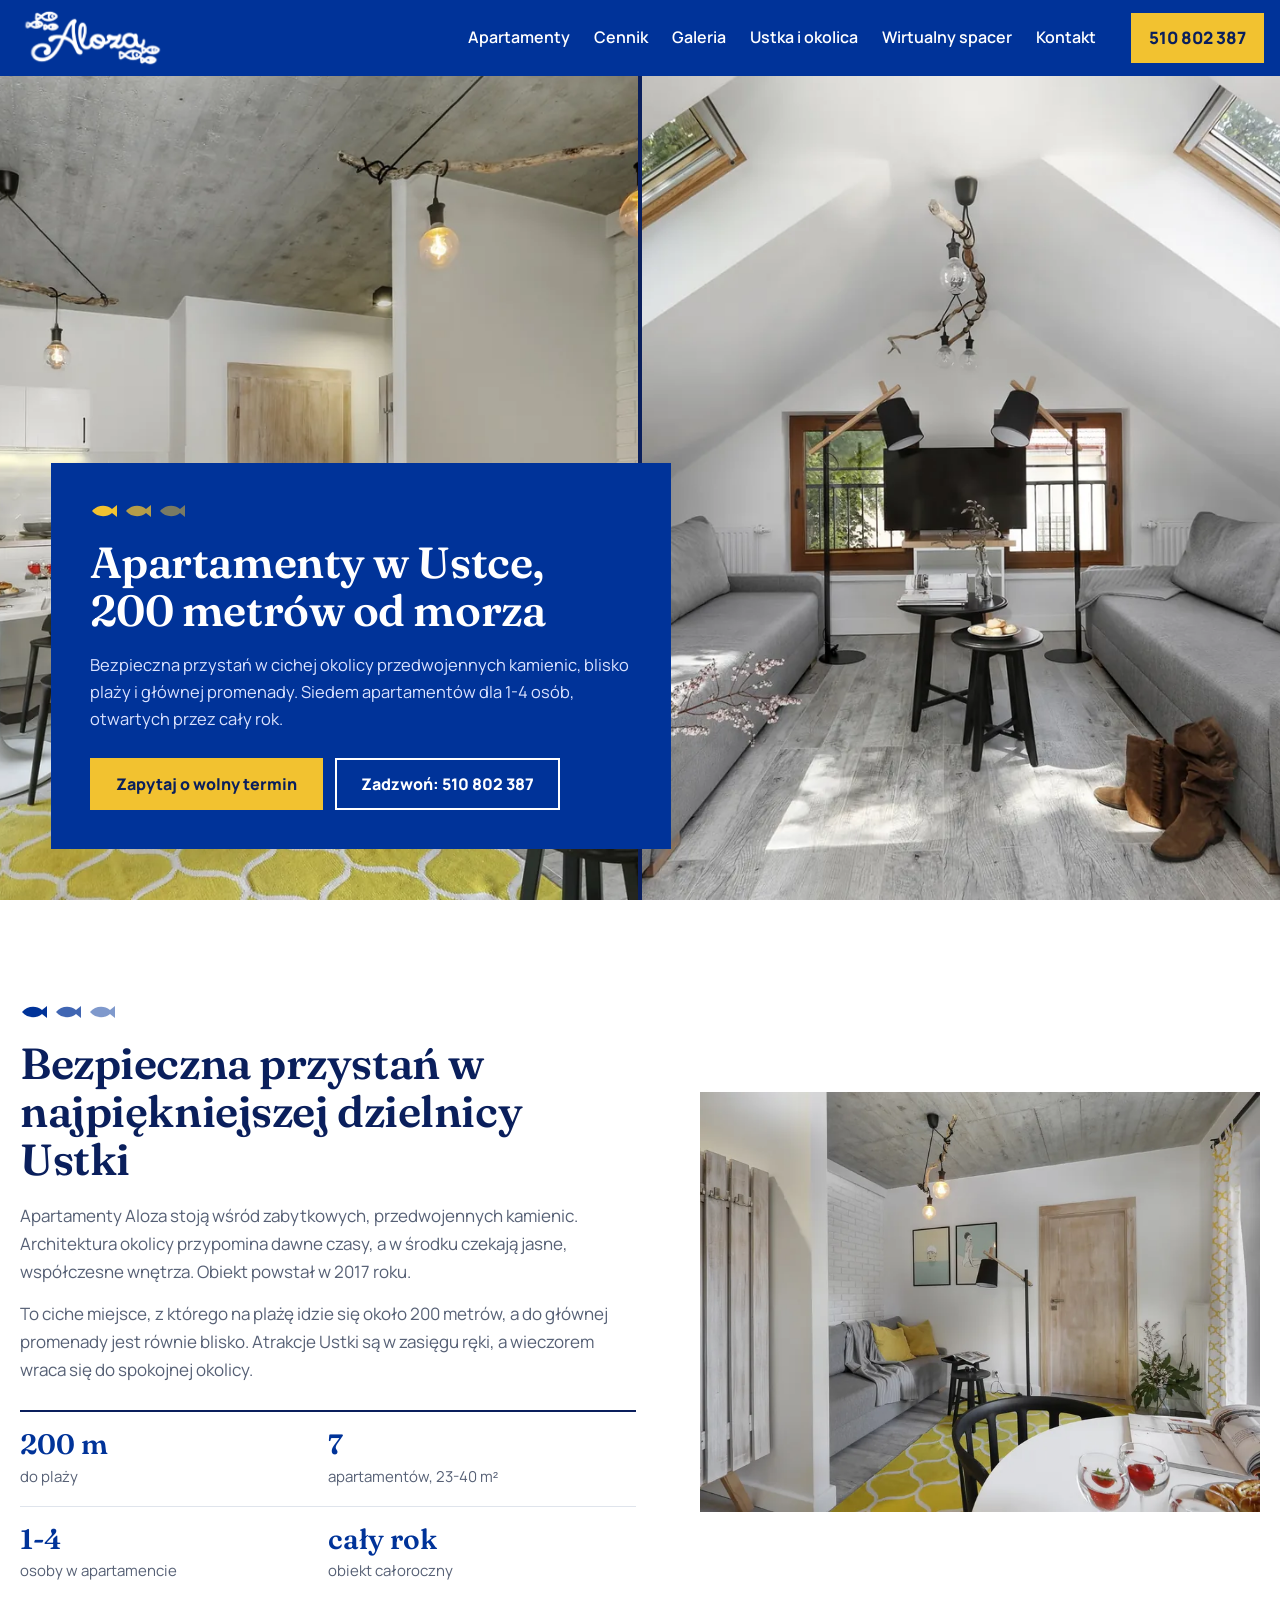
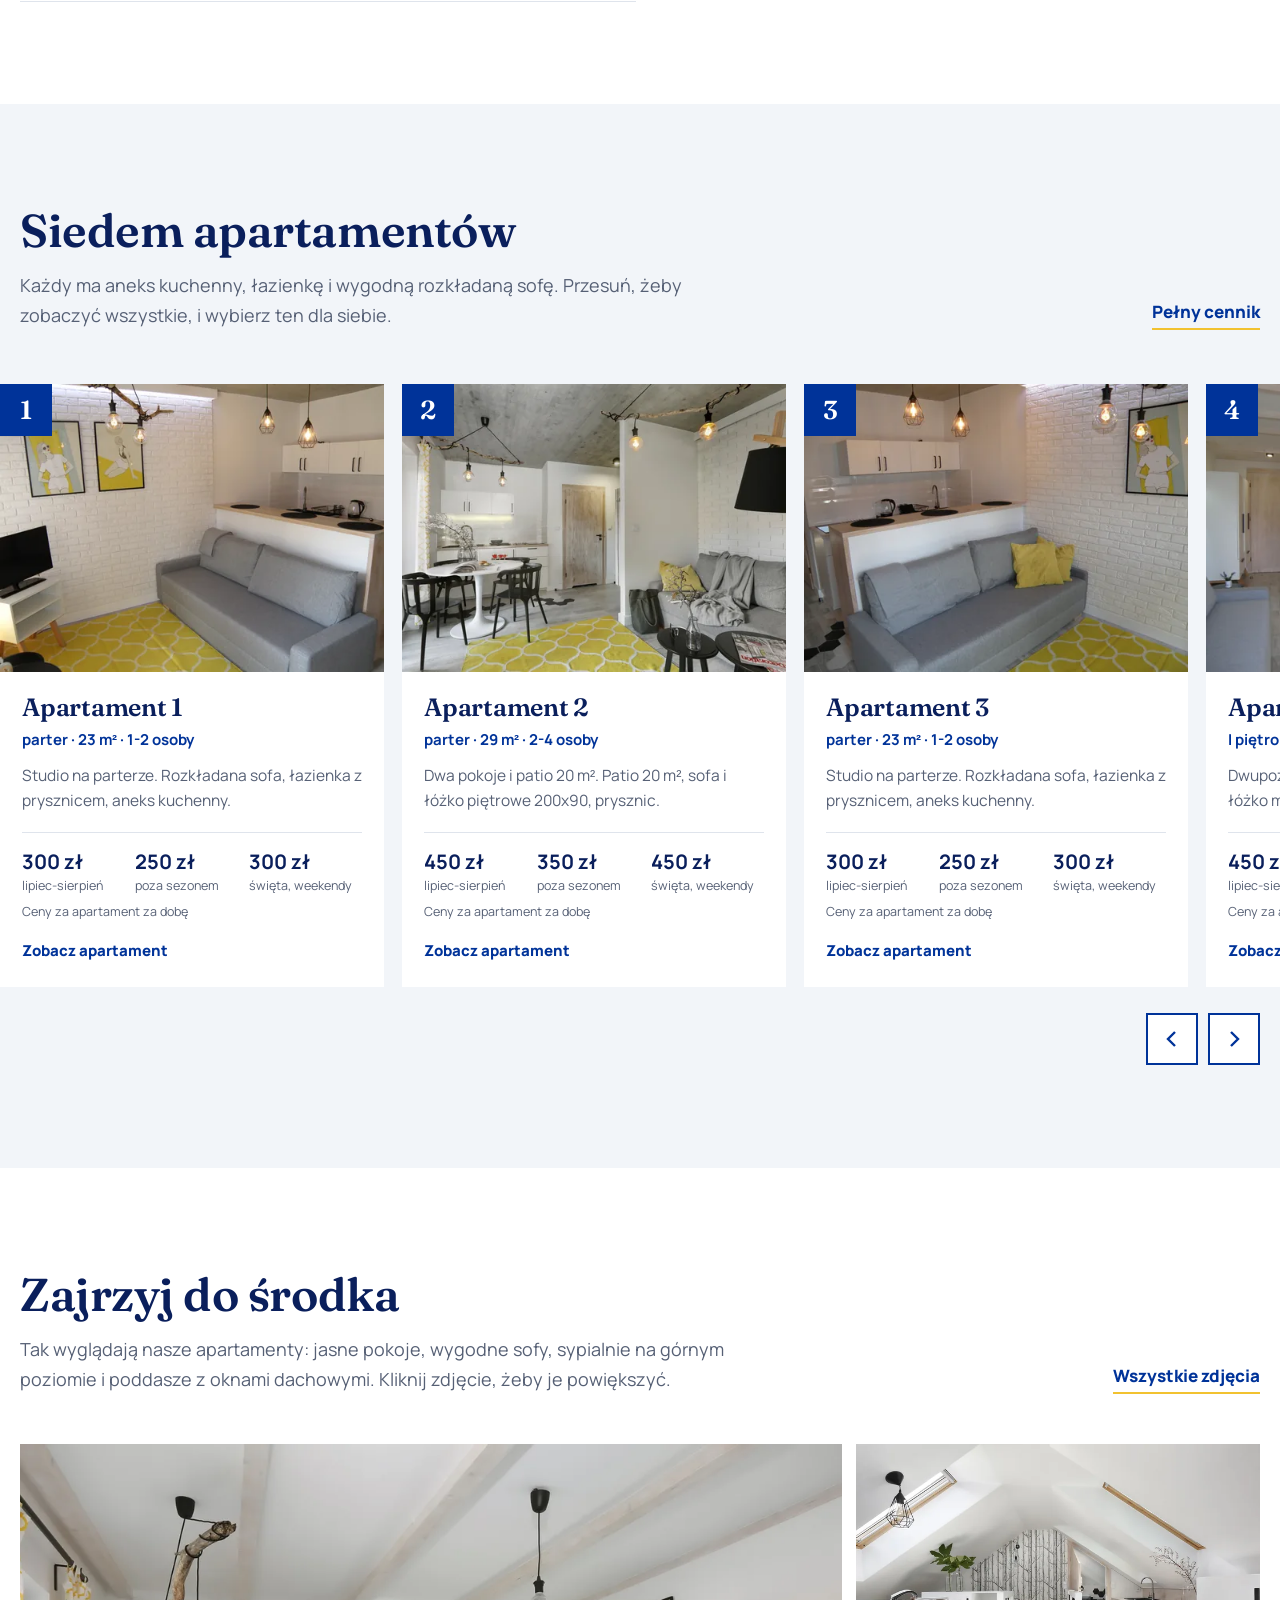
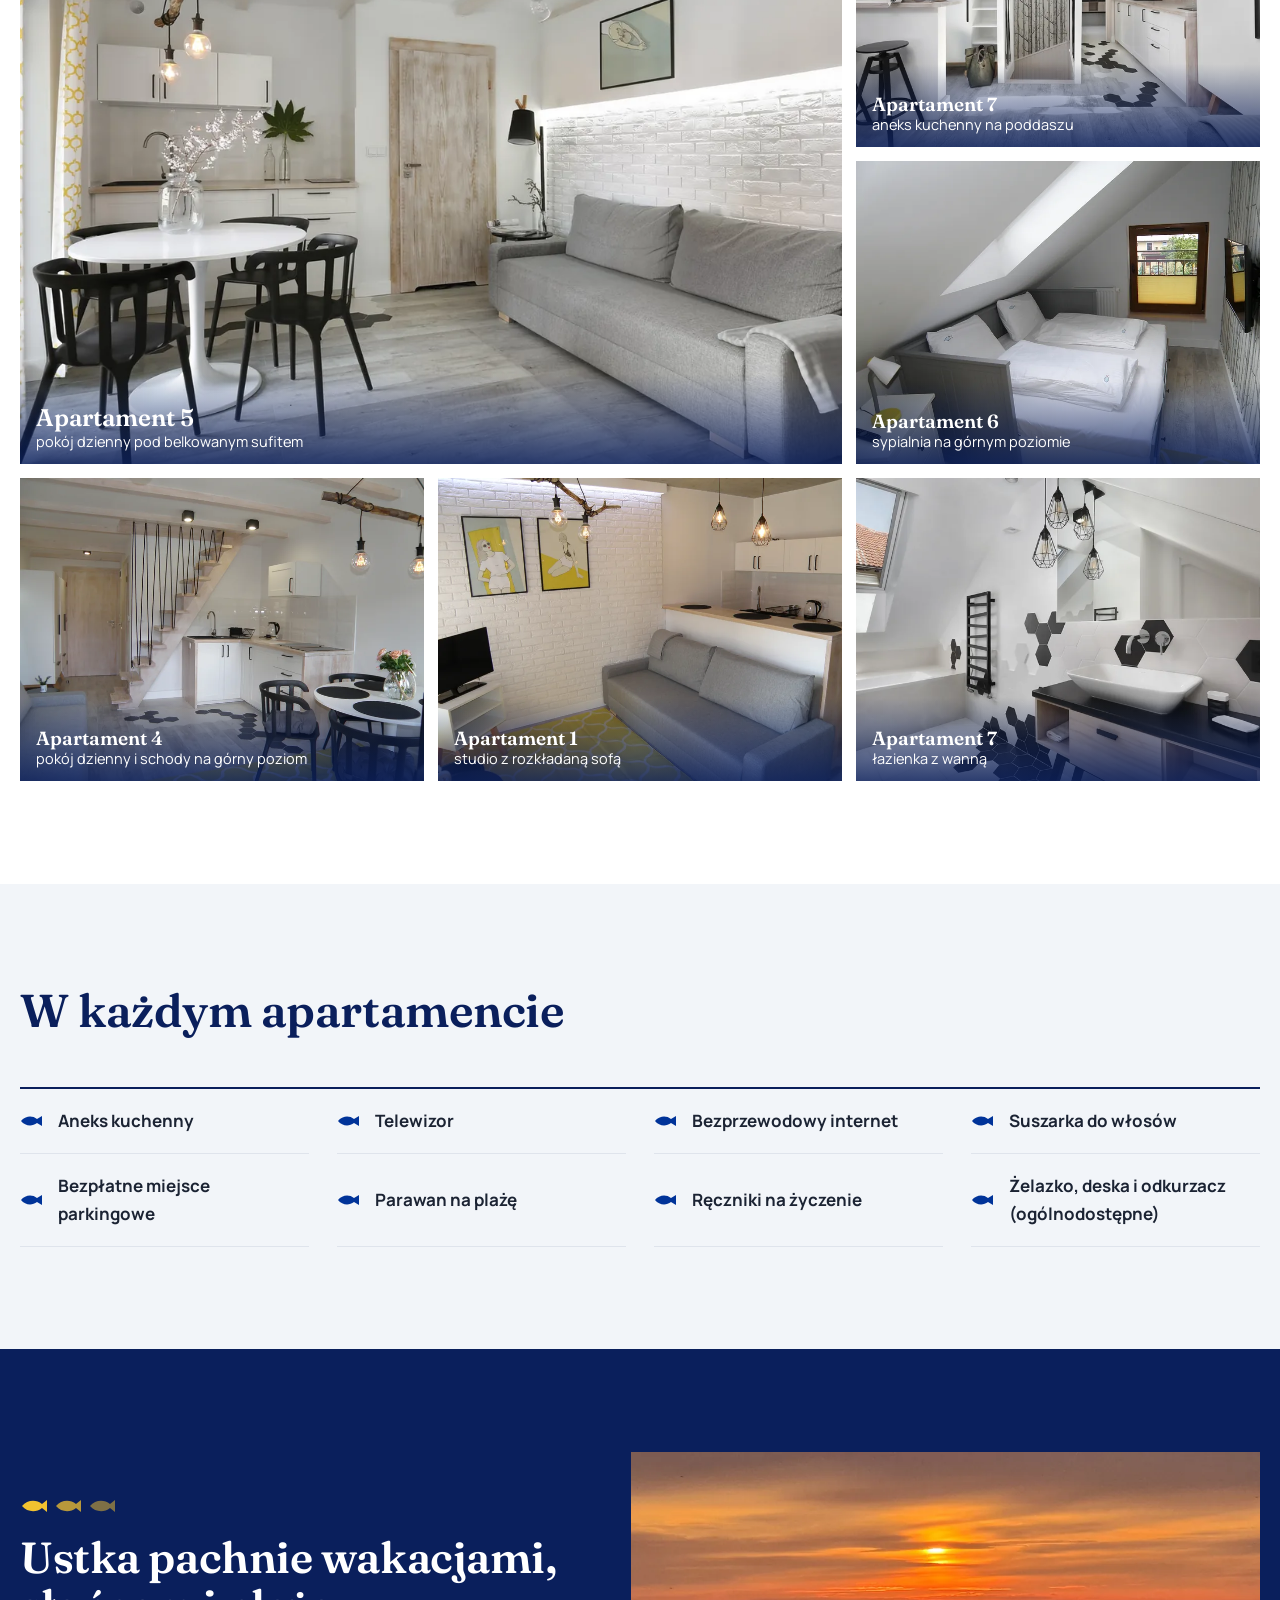
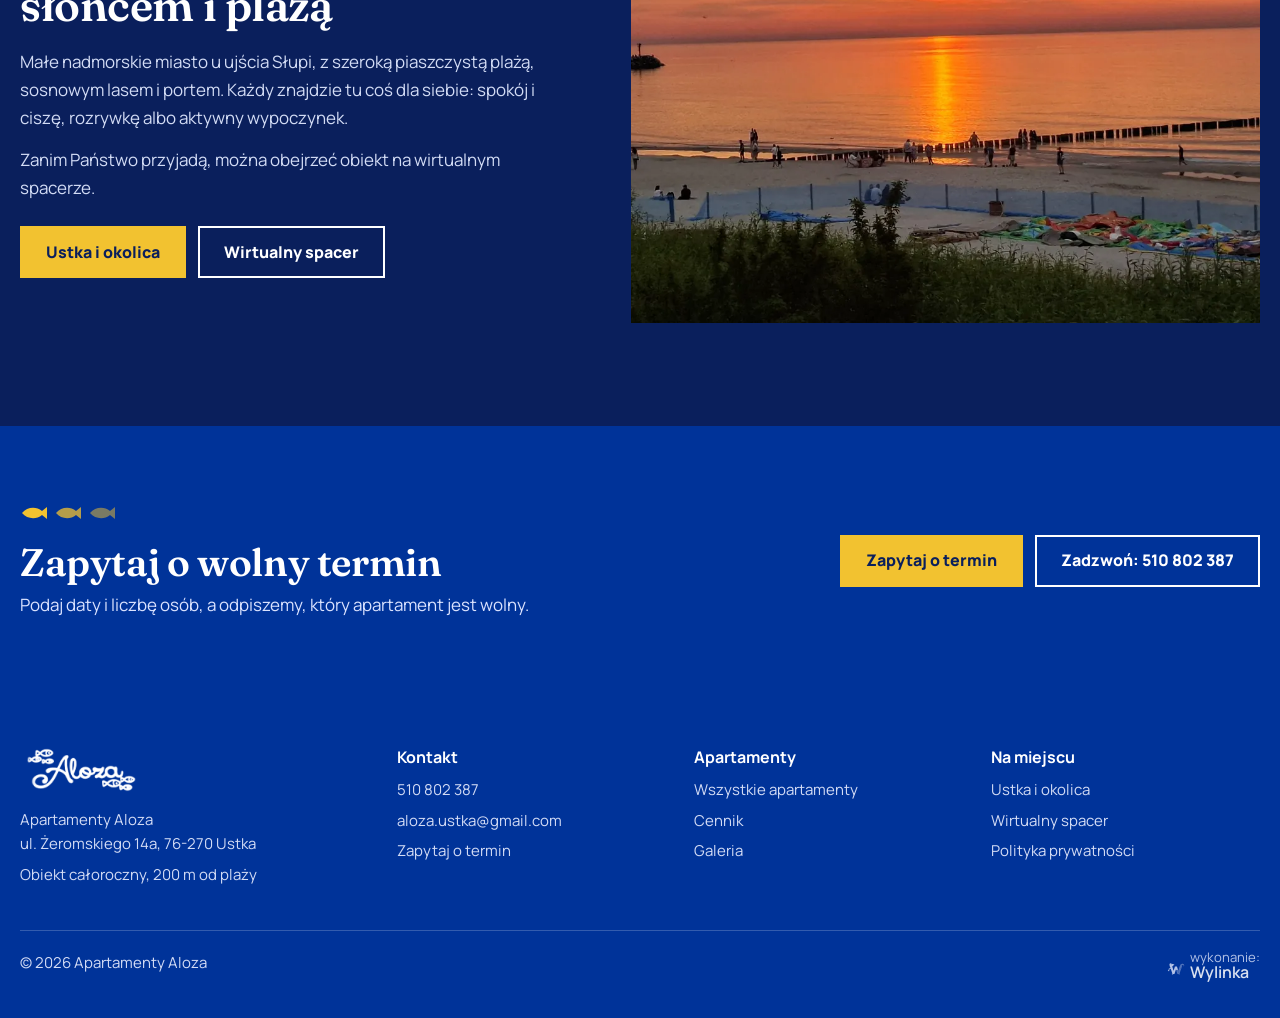
<file: index.html>
<!doctype html>
<html lang="pl">
<head>
<meta charset="utf-8">
<meta name="viewport" content="width=device-width,initial-scale=1">
<meta name="robots" content="noindex, nofollow" data-podglad>
<title>Apartamenty w Ustce 200 m od morza | Apartamenty Aloza</title>
<meta name="description" content="Apartamenty Aloza w Ustce: siedem apartamentów dla 1-4 osób, 200 m od plaży, w cichej okolicy przedwojennych kamienic. Bezpłatny parking i Wi-Fi, obiekt całoroczny.">
<link rel="canonical" href="https://aloza.com.pl/">
<meta property="og:type" content="website">
<meta property="og:locale" content="pl_PL">
<meta property="og:site_name" content="Apartamenty Aloza">
<meta property="og:title" content="Apartamenty w Ustce 200 m od morza | Apartamenty Aloza">
<meta property="og:description" content="Apartamenty Aloza w Ustce: siedem apartamentów dla 1-4 osób, 200 m od plaży, w cichej okolicy przedwojennych kamienic. Bezpłatny parking i Wi-Fi, obiekt całoroczny.">
<meta property="og:url" content="https://aloza.com.pl/">
<meta property="og:image" content="https://aloza.com.pl/img/hero1-1400.webp">
<meta name="theme-color" content="#003399">
<link rel="preload" href="fonts/fraunces-rdzen.woff2" as="font" type="font/woff2" crossorigin>
<link rel="preload" href="fonts/manrope-rdzen.woff2" as="font" type="font/woff2" crossorigin>
<link rel="preload" as="image" href="img/hero1-1000.webp" imagesrcset="img/hero1-640.webp 640w, img/hero1-1000.webp 1000w, img/hero1-1400.webp 1400w, img/hero1-1920.webp 1920w" imagesizes="(max-width: 900px) 100vw, max(50vw, 1290px)">
<link rel="stylesheet" href="css/styl.css">
<link rel="icon" href="data:image/svg+xml,%3Csvg xmlns='http://www.w3.org/2000/svg' viewBox='0 0 64 64'%3E%3Crect width='64' height='64' rx='14' fill='%23003399'/%3E%3Cpath d='M12 32c8-11 24-13 34-3l8-6v18l-8-6c-10 10-26 8-34-3z' fill='%23F2C230'/%3E%3Ccircle cx='22' cy='31' r='2.5' fill='%23003399'/%3E%3C/svg%3E">
<script src="js/strona.js" defer></script>
<script type="application/ld+json">{"@context":"https://schema.org","@type":"LodgingBusiness","@id":"https://aloza.com.pl/#obiekt","name":"Apartamenty Aloza","description":"Siedem apartamentów dla 1-4 osób w Ustce, 200 m od plaży. Obiekt całoroczny.","url":"https://aloza.com.pl/","telephone":"+48 510 802 387","email":"aloza.ustka@gmail.com","image":"https://aloza.com.pl/img/hero1-1920.webp","logo":"https://aloza.com.pl/img/logo.png","priceRange":"250-450 zł","address":{"@type":"PostalAddress","streetAddress":"ul. Żeromskiego 14a","postalCode":"76-270","addressLocality":"Ustka","addressCountry":"PL"},"amenityFeature":[{"@type":"LocationFeatureSpecification","name":"Bezpłatny parking","value":true},{"@type":"LocationFeatureSpecification","name":"Bezprzewodowy internet","value":true},{"@type":"LocationFeatureSpecification","name":"Aneks kuchenny","value":true},{"@type":"LocationFeatureSpecification","name":"Parawan na plażę","value":true}],"numberOfRooms":7}</script>
</head>
<body>
<a class="skip" href="#tresc">Przejdź do treści</a>
<header class="hdr">
 <div class="wrap">
  <a class="logo" href="index.html" aria-label="Apartamenty Aloza - strona główna"><img src="img/logo.png" width="309" height="134" alt="Aloza"></a>
  <nav class="menu" id="menu" aria-label="Menu główne">
   <ul><li><a href="apartamenty.html">Apartamenty</a></li><li><a href="cennik.html">Cennik</a></li><li><a href="galeria.html">Galeria</a></li><li><a href="ustka.html">Ustka i okolica</a></li><li><a href="wirtualny-spacer.html">Wirtualny spacer</a></li><li><a href="kontakt.html">Kontakt</a></li></ul>
  </nav>
  <a class="tel" href="tel:+48510802387">510 802 387</a>
  <button class="burger" id="burger" type="button" aria-expanded="false" aria-controls="menu">Menu</button>
 </div>
</header>
<main id="tresc">
<div class="hero">
 <figure class="f1"><img src="img/hero1-1000.webp" srcset="img/hero1-640.webp 640w, img/hero1-1000.webp 1000w, img/hero1-1400.webp 1400w, img/hero1-1920.webp 1920w" sizes="(max-width: 900px) 100vw, max(50vw, 1290px)" width="1920" height="1280" alt="Jasny apartament z aneksem kuchennym, okrągłym stołem i sofą" fetchpriority="high"></figure>
 <figure class="f2"><img src="img/hero2-1000.webp" srcset="img/hero2-640.webp 640w, img/hero2-1000.webp 1000w, img/hero2-1400.webp 1400w, img/hero2-1920.webp 1920w" sizes="max(50vw, 1290px)" width="1920" height="1280" alt="Apartament na poddaszu z dwiema sofami i oknami dachowymi"></figure>
 <div class="hpanel">
  <svg class="lawica" viewBox="0 0 96 20" aria-hidden="true" fill="currentColor"><path d="M2 10c5-6 14-7 20-2l5-4v12l-5-4c-6 5-15 4-20-2z"/><path d="M36 10c5-6 14-7 20-2l5-4v12l-5-4c-6 5-15 4-20-2z" opacity=".75"/><path d="M70 10c5-6 14-7 20-2l5-4v12l-5-4c-6 5-15 4-20-2z" opacity=".5"/></svg>
  <h1>Apartamenty w Ustce, 200 metrów od morza</h1>
  <p>Bezpieczna przystań w cichej okolicy przedwojennych kamienic, blisko plaży i głównej promenady. Siedem apartamentów dla 1-4 osób, otwartych przez cały rok.</p>
  <div class="przyc">
   <a class="btn btn-z" href="kontakt.html">Zapytaj o wolny termin</a>
   <a class="btn btn-o" href="tel:+48510802387">Zadzwoń<span class="tnr">: 510 802 387</span></a>
  </div>
 </div>
 <div class="pasek" aria-hidden="true"><div><b>200 m</b><span>do plaży</span></div><div><b>7 apartamentów</b><span>dla 1-4 osób</span></div><div><b>cały rok</b><span>obiekt całoroczny</span></div><div><b>parking</b><span>bezpłatne miejsce</span></div></div>
</div>

<section id="obiekt">
 <div class="wrap obiekt">
  <div>
   <svg class="lawica" viewBox="0 0 96 20" aria-hidden="true" fill="currentColor"><path d="M2 10c5-6 14-7 20-2l5-4v12l-5-4c-6 5-15 4-20-2z"/><path d="M36 10c5-6 14-7 20-2l5-4v12l-5-4c-6 5-15 4-20-2z" opacity=".75"/><path d="M70 10c5-6 14-7 20-2l5-4v12l-5-4c-6 5-15 4-20-2z" opacity=".5"/></svg>
   <h2>Bezpieczna przystań w najpiękniejszej dzielnicy Ustki</h2>
   <p>Apartamenty Aloza stoją wśród zabytkowych, przedwojennych kamienic. Architektura okolicy przypomina dawne czasy, a w środku czekają jasne, współczesne wnętrza. Obiekt powstał w 2017 roku.</p>
   <p>To ciche miejsce, z którego na plażę idzie się około 200 metrów, a do głównej promenady jest równie blisko. Atrakcje Ustki są w zasięgu ręki, a wieczorem wraca się do spokojnej okolicy.</p>
   <div class="fakty">
    <div><b>200 m</b><span>do plaży</span></div>
    <div><b>7</b><span>apartamentów, 23-40 m²</span></div>
    <div><b>1-4</b><span>osoby w apartamencie</span></div>
    <div><b>cały rok</b><span>obiekt całoroczny</span></div>
   </div>
  </div>
  <figure><img src="img/g03-1-1000.webp" srcset="img/g03-1-480.webp 480w, img/g03-1-800.webp 800w, img/g03-1-1000.webp 1000w, img/g03-1-1400.webp 1400w" sizes="(max-width: 900px) 100vw, 560px" width="1000" height="750" alt="Sofa z żółtymi poduszkami i grafiki na ścianie w apartamencie" loading="lazy"></figure>
 </div>
</section>

<section id="apartamenty" class="ap-bg">
 <div class="wrap">
  <div class="sek-h z-linkiem"><div><h2>Siedem apartamentów</h2><p>Każdy ma aneks kuchenny, łazienkę i wygodną rozkładaną sofę. Przesuń, żeby zobaczyć wszystkie, i wybierz ten dla siebie.</p></div><a class="lnk" href="cennik.html">Pełny cennik</a></div>
  <div class="tor-w">
   <div class="tor" data-tor><a class="ap" href="apartament-1.html"><div class="fot"><img src="img/a1-800.webp" srcset="img/a1-480.webp 480w, img/a1-800.webp 800w, img/a1-1000.webp 1000w" sizes="(max-width: 560px) 85vw, 390px" width="800" height="600" alt="Apartament 1: studio na parterze" loading="lazy"><span class="nr">1</span></div><div class="tr"><h3>Apartament 1</h3><p class="par">parter · 23 m² · 1-2 osoby</p><p class="op">Studio na parterze. Rozkładana sofa, łazienka z prysznicem, aneks kuchenny.</p><div class="ceny"><div><b>300 zł</b><span>lipiec-sierpień</span></div><div><b>250 zł</b><span>poza sezonem</span></div><div><b>300 zł</b><span>święta, weekendy</span></div></div><p class="za-dobe">Ceny za apartament za dobę</p><span class="wiecej">Zobacz apartament</span></div></a><a class="ap" href="apartament-2.html"><div class="fot"><img src="img/a2-800.webp" srcset="img/a2-480.webp 480w, img/a2-800.webp 800w, img/a2-1000.webp 1000w" sizes="(max-width: 560px) 85vw, 390px" width="800" height="600" alt="Apartament 2: dwa pokoje i patio 20 m²" loading="lazy"><span class="nr">2</span></div><div class="tr"><h3>Apartament 2</h3><p class="par">parter · 29 m² · 2-4 osoby</p><p class="op">Dwa pokoje i patio 20 m². Patio 20 m², sofa i łóżko piętrowe 200x90, prysznic.</p><div class="ceny"><div><b>450 zł</b><span>lipiec-sierpień</span></div><div><b>350 zł</b><span>poza sezonem</span></div><div><b>450 zł</b><span>święta, weekendy</span></div></div><p class="za-dobe">Ceny za apartament za dobę</p><span class="wiecej">Zobacz apartament</span></div></a><a class="ap" href="apartament-3.html"><div class="fot"><img src="img/a3-800.webp" srcset="img/a3-480.webp 480w, img/a3-800.webp 800w, img/a3-1000.webp 1000w" sizes="(max-width: 560px) 85vw, 390px" width="800" height="600" alt="Apartament 3: studio na parterze" loading="lazy"><span class="nr">3</span></div><div class="tr"><h3>Apartament 3</h3><p class="par">parter · 23 m² · 1-2 osoby</p><p class="op">Studio na parterze. Rozkładana sofa, łazienka z prysznicem, aneks kuchenny.</p><div class="ceny"><div><b>300 zł</b><span>lipiec-sierpień</span></div><div><b>250 zł</b><span>poza sezonem</span></div><div><b>300 zł</b><span>święta, weekendy</span></div></div><p class="za-dobe">Ceny za apartament za dobę</p><span class="wiecej">Zobacz apartament</span></div></a><a class="ap" href="apartament-4.html"><div class="fot"><img src="img/a4-800.webp" srcset="img/a4-480.webp 480w, img/a4-800.webp 800w, img/a4-1000.webp 1000w" sizes="(max-width: 560px) 85vw, 390px" width="800" height="600" alt="Apartament 4: dwupoziomowy z balkonem" loading="lazy"><span class="nr">4</span></div><div class="tr"><h3>Apartament 4</h3><p class="par">I piętro · 35 m² · 2-4 osoby</p><p class="op">Dwupoziomowy z balkonem. Balkon, na górze łóżko małżeńskie, na dole sofa.</p><div class="ceny"><div><b>450 zł</b><span>lipiec-sierpień</span></div><div><b>350 zł</b><span>poza sezonem</span></div><div><b>450 zł</b><span>święta, weekendy</span></div></div><p class="za-dobe">Ceny za apartament za dobę</p><span class="wiecej">Zobacz apartament</span></div></a><a class="ap" href="apartament-5.html"><div class="fot"><img src="img/a5-800.webp" srcset="img/a5-480.webp 480w, img/a5-800.webp 800w, img/a5-1000.webp 1000w" sizes="(max-width: 560px) 85vw, 390px" width="800" height="600" alt="Apartament 5: dwa pokoje, balkon i taras" loading="lazy"><span class="nr">5</span></div><div class="tr"><h3>Apartament 5</h3><p class="par">I piętro · 29 m² · 2-4 osoby</p><p class="op">Dwa pokoje, balkon i taras. Balkon i taras, sofa i łóżko piętrowe 200x90.</p><div class="ceny"><div><b>450 zł</b><span>lipiec-sierpień</span></div><div><b>350 zł</b><span>poza sezonem</span></div><div><b>450 zł</b><span>święta, weekendy</span></div></div><p class="za-dobe">Ceny za apartament za dobę</p><span class="wiecej">Zobacz apartament</span></div></a><a class="ap" href="apartament-6.html"><div class="fot"><img src="img/a6-800.webp" srcset="img/a6-480.webp 480w, img/a6-800.webp 800w, img/a6-1000.webp 1000w" sizes="(max-width: 560px) 85vw, 390px" width="800" height="600" alt="Apartament 6: dwupoziomowy z balkonem" loading="lazy"><span class="nr">6</span></div><div class="tr"><h3>Apartament 6</h3><p class="par">I piętro · 35 m² · 2-4 osoby</p><p class="op">Dwupoziomowy z balkonem. Balkon, na górze łóżko małżeńskie, na dole sofa.</p><div class="ceny"><div><b>450 zł</b><span>lipiec-sierpień</span></div><div><b>350 zł</b><span>poza sezonem</span></div><div><b>450 zł</b><span>święta, weekendy</span></div></div><p class="za-dobe">Ceny za apartament za dobę</p><span class="wiecej">Zobacz apartament</span></div></a><a class="ap" href="apartament-7.html"><div class="fot"><img src="img/a7-800.webp" srcset="img/a7-480.webp 480w, img/a7-800.webp 800w, img/a7-1000.webp 1000w" sizes="(max-width: 560px) 85vw, 390px" width="800" height="600" alt="Apartament 7: poddasze z wanną" loading="lazy"><span class="nr">7</span></div><div class="tr"><h3>Apartament 7</h3><p class="par">II piętro · 40 m² · 2-3 osoby</p><p class="op">Poddasze z wanną. Poddasze, dwie rozkładane sofy, łazienka z wanną.</p><div class="ceny"><div><b>350 zł</b><span>lipiec-sierpień</span></div><div><b>300 zł</b><span>poza sezonem</span></div><div><b>350 zł</b><span>święta, weekendy</span></div></div><p class="za-dobe">Ceny za apartament za dobę</p><span class="wiecej">Zobacz apartament</span></div></a></div>
   <div class="strz"><button type="button" data-w="-1" aria-label="Poprzednie apartamenty"><svg width="20" height="20" viewBox="0 0 20 20" aria-hidden="true"><path d="M13 3 6 10l7 7" fill="none" stroke="currentColor" stroke-width="2.4"/></svg></button><button type="button" data-w="1" aria-label="Następne apartamenty"><svg width="20" height="20" viewBox="0 0 20 20" aria-hidden="true"><path d="m7 3 7 7-7 7" fill="none" stroke="currentColor" stroke-width="2.4"/></svg></button></div>
  </div>
 </div>
</section>


<section class="wnetrza">
 <div class="wrap">
  <div class="sek-h z-linkiem"><div><h2>Zajrzyj do środka</h2><p>Tak wyglądają nasze apartamenty: jasne pokoje, wygodne sofy, sypialnie na górnym poziomie i poddasze z oknami dachowymi. Kliknij zdjęcie, żeby je powiększyć.</p></div><a class="lnk" href="galeria.html">Wszystkie zdjęcia</a></div>
  <div class="mozaika" data-grupa><figure tabindex="0"><img src="img/ap/a5-n1-800.webp" srcset="img/ap/a5-n1-480.webp 480w, img/ap/a5-n1-800.webp 800w, img/ap/a5-n1-1200.webp 1200w, img/ap/a5-n1-1600.webp 1600w, img/ap/a5-n1-1920.webp 1920w" sizes="(max-width: 700px) 100vw, 1000px" width="1920" height="1280" alt="Pokój dzienny z aneksem kuchennym, stołem i sofą pod belkowanym sufitem" data-duze="img/ap/a5-n1-1920.webp" loading="lazy"><figcaption><b>Apartament 5</b> pokój dzienny pod belkowanym sufitem</figcaption></figure><figure tabindex="0"><img src="img/ap/a7-n2-800.webp" srcset="img/ap/a7-n2-480.webp 480w, img/ap/a7-n2-800.webp 800w, img/ap/a7-n2-1200.webp 1200w, img/ap/a7-n2-1600.webp 1600w, img/ap/a7-n2-1920.webp 1920w" sizes="(max-width: 700px) 50vw, 560px" width="1920" height="1280" alt="Aneks kuchenny z hokerami i wejście na poddasze" data-duze="img/ap/a7-n2-1920.webp" loading="lazy"><figcaption><b>Apartament 7</b> aneks kuchenny na poddaszu</figcaption></figure><figure tabindex="0"><img src="img/ap/a6-5-800.webp" srcset="img/ap/a6-5-480.webp 480w, img/ap/a6-5-800.webp 800w, img/ap/a6-5-1000.webp 1000w" sizes="(max-width: 700px) 50vw, 560px" width="1000" height="750" alt="Sypialnia na górnym poziomie" data-duze="img/ap/a6-5-1000.webp" loading="lazy"><figcaption><b>Apartament 6</b> sypialnia na górnym poziomie</figcaption></figure><figure tabindex="0"><img src="img/ap/a4-n1-800.webp" srcset="img/ap/a4-n1-480.webp 480w, img/ap/a4-n1-800.webp 800w, img/ap/a4-n1-1200.webp 1200w, img/ap/a4-n1-1600.webp 1600w, img/ap/a4-n1-1920.webp 1920w, img/ap/a4-n1-2400.webp 2400w" sizes="(max-width: 700px) 50vw, 560px" width="2400" height="1800" alt="Pokój dzienny z aneksem kuchennym, stołem i schodami na górny poziom" data-duze="img/ap/a4-n1-2400.webp" loading="lazy"><figcaption><b>Apartament 4</b> pokój dzienny i schody na górny poziom</figcaption></figure><figure tabindex="0"><img src="img/ap/a1-n1-800.webp" srcset="img/ap/a1-n1-480.webp 480w, img/ap/a1-n1-800.webp 800w, img/ap/a1-n1-1200.webp 1200w, img/ap/a1-n1-1600.webp 1600w, img/ap/a1-n1-1920.webp 1920w, img/ap/a1-n1-2400.webp 2400w" sizes="(max-width: 700px) 50vw, 560px" width="2400" height="1800" alt="Pokój z rozkładaną sofą, telewizorem i blatem barowym przy ścianie z białej cegły" data-duze="img/ap/a1-n1-2400.webp" loading="lazy"><figcaption><b>Apartament 1</b> studio z rozkładaną sofą</figcaption></figure><figure tabindex="0"><img src="img/ap/a7-n3-800.webp" srcset="img/ap/a7-n3-480.webp 480w, img/ap/a7-n3-800.webp 800w, img/ap/a7-n3-1200.webp 1200w, img/ap/a7-n3-1600.webp 1600w, img/ap/a7-n3-1920.webp 1920w" sizes="(max-width: 700px) 100vw, 560px" width="1920" height="1280" alt="Łazienka z wanną i umywalką nablatową" data-duze="img/ap/a7-n3-1920.webp" loading="lazy"><figcaption><b>Apartament 7</b> łazienka z wanną</figcaption></figure></div>
 </div>
</section>

<section class="ap-bg" aria-labelledby="wyp-h">
 <div class="wrap">
  <div class="sek-h"><h2 id="wyp-h">W każdym apartamencie</h2></div>
  <div class="wyp"><div><svg width="26" height="12" viewBox="0 0 26 12" fill="currentColor" aria-hidden="true"><path d="M1 6c4-5 11-6 16-2l5-3v10l-5-3C12 12 5 11 1 6z"/></svg>Aneks kuchenny</div><div><svg width="26" height="12" viewBox="0 0 26 12" fill="currentColor" aria-hidden="true"><path d="M1 6c4-5 11-6 16-2l5-3v10l-5-3C12 12 5 11 1 6z"/></svg>Telewizor</div><div><svg width="26" height="12" viewBox="0 0 26 12" fill="currentColor" aria-hidden="true"><path d="M1 6c4-5 11-6 16-2l5-3v10l-5-3C12 12 5 11 1 6z"/></svg>Bezprzewodowy internet</div><div><svg width="26" height="12" viewBox="0 0 26 12" fill="currentColor" aria-hidden="true"><path d="M1 6c4-5 11-6 16-2l5-3v10l-5-3C12 12 5 11 1 6z"/></svg>Suszarka do włosów</div><div><svg width="26" height="12" viewBox="0 0 26 12" fill="currentColor" aria-hidden="true"><path d="M1 6c4-5 11-6 16-2l5-3v10l-5-3C12 12 5 11 1 6z"/></svg>Bezpłatne miejsce parkingowe</div><div><svg width="26" height="12" viewBox="0 0 26 12" fill="currentColor" aria-hidden="true"><path d="M1 6c4-5 11-6 16-2l5-3v10l-5-3C12 12 5 11 1 6z"/></svg>Parawan na plażę</div><div><svg width="26" height="12" viewBox="0 0 26 12" fill="currentColor" aria-hidden="true"><path d="M1 6c4-5 11-6 16-2l5-3v10l-5-3C12 12 5 11 1 6z"/></svg>Ręczniki na życzenie</div><div><svg width="26" height="12" viewBox="0 0 26 12" fill="currentColor" aria-hidden="true"><path d="M1 6c4-5 11-6 16-2l5-3v10l-5-3C12 12 5 11 1 6z"/></svg>Żelazko, deska i odkurzacz (ogólnodostępne)</div></div>
 </div>
</section>

<section class="ustka">
 <div class="wrap ust">
  <div>
   <svg class="lawica" viewBox="0 0 96 20" aria-hidden="true" fill="currentColor"><path d="M2 10c5-6 14-7 20-2l5-4v12l-5-4c-6 5-15 4-20-2z"/><path d="M36 10c5-6 14-7 20-2l5-4v12l-5-4c-6 5-15 4-20-2z" opacity=".75"/><path d="M70 10c5-6 14-7 20-2l5-4v12l-5-4c-6 5-15 4-20-2z" opacity=".5"/></svg>
   <h2>Ustka pachnie wakacjami, słońcem i plażą</h2>
   <p>Małe nadmorskie miasto u ujścia Słupi, z szeroką piaszczystą plażą, sosnowym lasem i portem. Każdy znajdzie tu coś dla siebie: spokój i ciszę, rozrywkę albo aktywny wypoczynek.</p>
   <p>Zanim Państwo przyjadą, można obejrzeć obiekt na wirtualnym spacerze.</p>
   <div class="przyc" style="margin-top:24px"><a class="btn btn-z" href="ustka.html">Ustka i okolica</a><a class="btn btn-o" href="wirtualny-spacer.html">Wirtualny spacer</a></div>
  </div>
  <figure><img src="img/ustka/baltyk-1000.webp" srcset="img/ustka/baltyk-640.webp 640w, img/ustka/baltyk-1000.webp 1000w, img/ustka/baltyk-1600.webp 1600w, img/ustka/baltyk-2560.webp 2560w" sizes="(max-width: 900px) 100vw, 660px" width="2560" height="1920" alt="Zachód słońca nad Bałtykiem na plaży w Ustce" loading="lazy"></figure>
 </div>
</section>
<section class="cta"><div class="wrap"><div><svg class="lawica" viewBox="0 0 96 20" aria-hidden="true" fill="currentColor"><path d="M2 10c5-6 14-7 20-2l5-4v12l-5-4c-6 5-15 4-20-2z"/><path d="M36 10c5-6 14-7 20-2l5-4v12l-5-4c-6 5-15 4-20-2z" opacity=".75"/><path d="M70 10c5-6 14-7 20-2l5-4v12l-5-4c-6 5-15 4-20-2z" opacity=".5"/></svg><h2>Zapytaj o wolny termin</h2><p>Podaj daty i liczbę osób, a odpiszemy, który apartament jest wolny.</p></div><div class="przyc"><a class="btn btn-z" href="kontakt.html">Zapytaj o termin</a><a class="btn btn-o" href="tel:+48510802387">Zadzwoń: 510 802 387</a></div></div></section>
</main>
<footer class="stopka">
 <div class="wrap">
  <div><img src="img/logo.png" width="309" height="134" alt="Aloza" loading="lazy"><p>Apartamenty Aloza<br>ul. Żeromskiego 14a, 76-270 Ustka</p><p>Obiekt całoroczny, 200 m od plaży</p></div>
  <div><b>Kontakt</b><p><a href="tel:+48510802387">510 802 387</a></p><p><a href="mailto:aloza.ustka@gmail.com">aloza.ustka@gmail.com</a></p><p><a href="kontakt.html">Zapytaj o termin</a></p></div>
  <div><b>Apartamenty</b><p><a href="apartamenty.html">Wszystkie apartamenty</a></p><p><a href="cennik.html">Cennik</a></p><p><a href="galeria.html">Galeria</a></p></div>
  <div><b>Na miejscu</b><p><a href="ustka.html">Ustka i okolica</a></p><p><a href="wirtualny-spacer.html">Wirtualny spacer</a></p><p><a href="polityka-prywatnosci.html">Polityka prywatności</a></p></div>
  <div class="dol"><span>© 2026 Apartamenty Aloza</span><a class="wylinka-badge" href="https://wylinka.pl/?utm_source=aloza.com.pl&amp;utm_medium=stopka&amp;utm_campaign=wykonanie" rel="noopener" title="Strona wykonana przez Wylinka"><svg viewBox="0 0 64 64" aria-hidden="true" focusable="false" fill="currentColor"><path d="M9.8 22.8l-1.2-7.9 2.2-3.7 15.5 4.6-.5 1.5-7.2 5.5 4.7 15.6 5-15.6 7 0 4.1 12.7-4.2-.9-2.6 1.8-.8-2.2-5.3 15.6-4.3 0 .4 .2-2.1 2.8-1.3-1.1 1.1-1.4-3.1 .2-.1-1.7 2.2-.1-5.7-16.5-4.8 .6-.8 3.1 0 .5-.3 .5 .8 2.2-1.6 .5-.4-1.3-.8 1.6-1.5-.8 .8-1.6-1.4 .6-.6-1.6 2.3-.8 .2-.4 1.3-4.8 5.9-.8-2.4-6.9zM15.2 13.7l-.1-.4-.4 .8-.1 .8 .1 1 .1 .4 .3 .7 .3-.9 .1-.7 0-.8z"/><path class="wy-pod" d="M37.1 49.8l-4.5-13.3 2.6-1.8 4.2 .9 .9 2.8 3-9.7 0-.5 .1-.8 3.2-8.4 .5-1 .6-1 .9-1.1 1.3-1 1.1-.7 1.4-.5 1.4-.3 .7 0 .9 0 1.2 .3 1.4 .6 .8 .5 .7 .7 .6 .7 .5 .9 .3 .9 .1 .9 0 .8-.2 .9-.5 .9-.5 .6-.7 .5-.7 .3-.1-.1 0-.1 .5-.5 .3-.7 .2-.5 0-.6-.1-.6-.3-.7-.4-.5-.4-.4-.5-.3-.6-.3-.7 0-.7 .1-.6 .1-.5 .4-.5 .5-.3 .5-.2 .7-.1 1.5-1.4 5.1-.8 3.3-.3 .7-.5 .7-6 17.5 1.9 .1-.1 1.7-3.1-.2 1.1 1.4-1.3 1.1-2.1-2.8 .4-.2z"/><path class="wy-old" d="M40.8 50l.4-.2-4.1 0-4.2-12.5 2.5-1.7 4.3 .9 .6 1.9 .6-1.6 0-.3 2.4-7.8 0-.5 .1-.8 3.2-8.4 .4-.8 .6-.9 .9-1.2 .9-.9 1.3-.8 1.4-.6 1.2-.3 1.4-.1 1.3 .1 .6 .2 .8 .3 1.1 .6 .9 .7 .7 .9 .5 .9 .3 .9 .1 1.1-.1 .9-.3 .9-.4 .7-.6 .7-.6 .4-.6 .2-.1-.1 0-.1 .5-.5 .3-.7 .2-.5 0-.5-.1-.6-.2-.6-.3-.5-.4-.5-.5-.3-.6-.3-.7-.1-.6 0-.6 .1-.6 .3-.6 .5-.3 .4-.2 .5-.1 .5-.1 1.5-1.4 5.1-.8 3.3-.3 .7-.5 .7-6 17.5 1.9 .1-.1 1.7-3.1-.2 1.1 1.4-1.3 1.1zM49.6 17.1l.6 1.7-1.5 1.9 .4 .4 1.8-2.1-.7-2.1zM48.1 28.3l.5 1.8-1.7 1.8 .4 .4 1.9-2-.6-2.2zM37.9 41.7l1.7-1.5-.4-.4-1.7 1.4zM42.6 38.7l-1.5 2.8 1.1 2-1.3 2.6 .5 .2 1.5-2.8-1.1-2 1.4-2.5z"/></svg><span>wykonanie: <b>Wylinka</b></span></a></div>
 </div>
</footer>
<div class="lb" id="lb" role="dialog" aria-modal="true" aria-label="Powiększone zdjęcie"><img alt=""><button type="button" class="zam" aria-label="Zamknij">×</button><button type="button" class="pop" aria-label="Poprzednie zdjęcie">‹</button><button type="button" class="nas" aria-label="Następne zdjęcie">›</button><p class="lbl"></p></div>
</body>
</html>
</file>
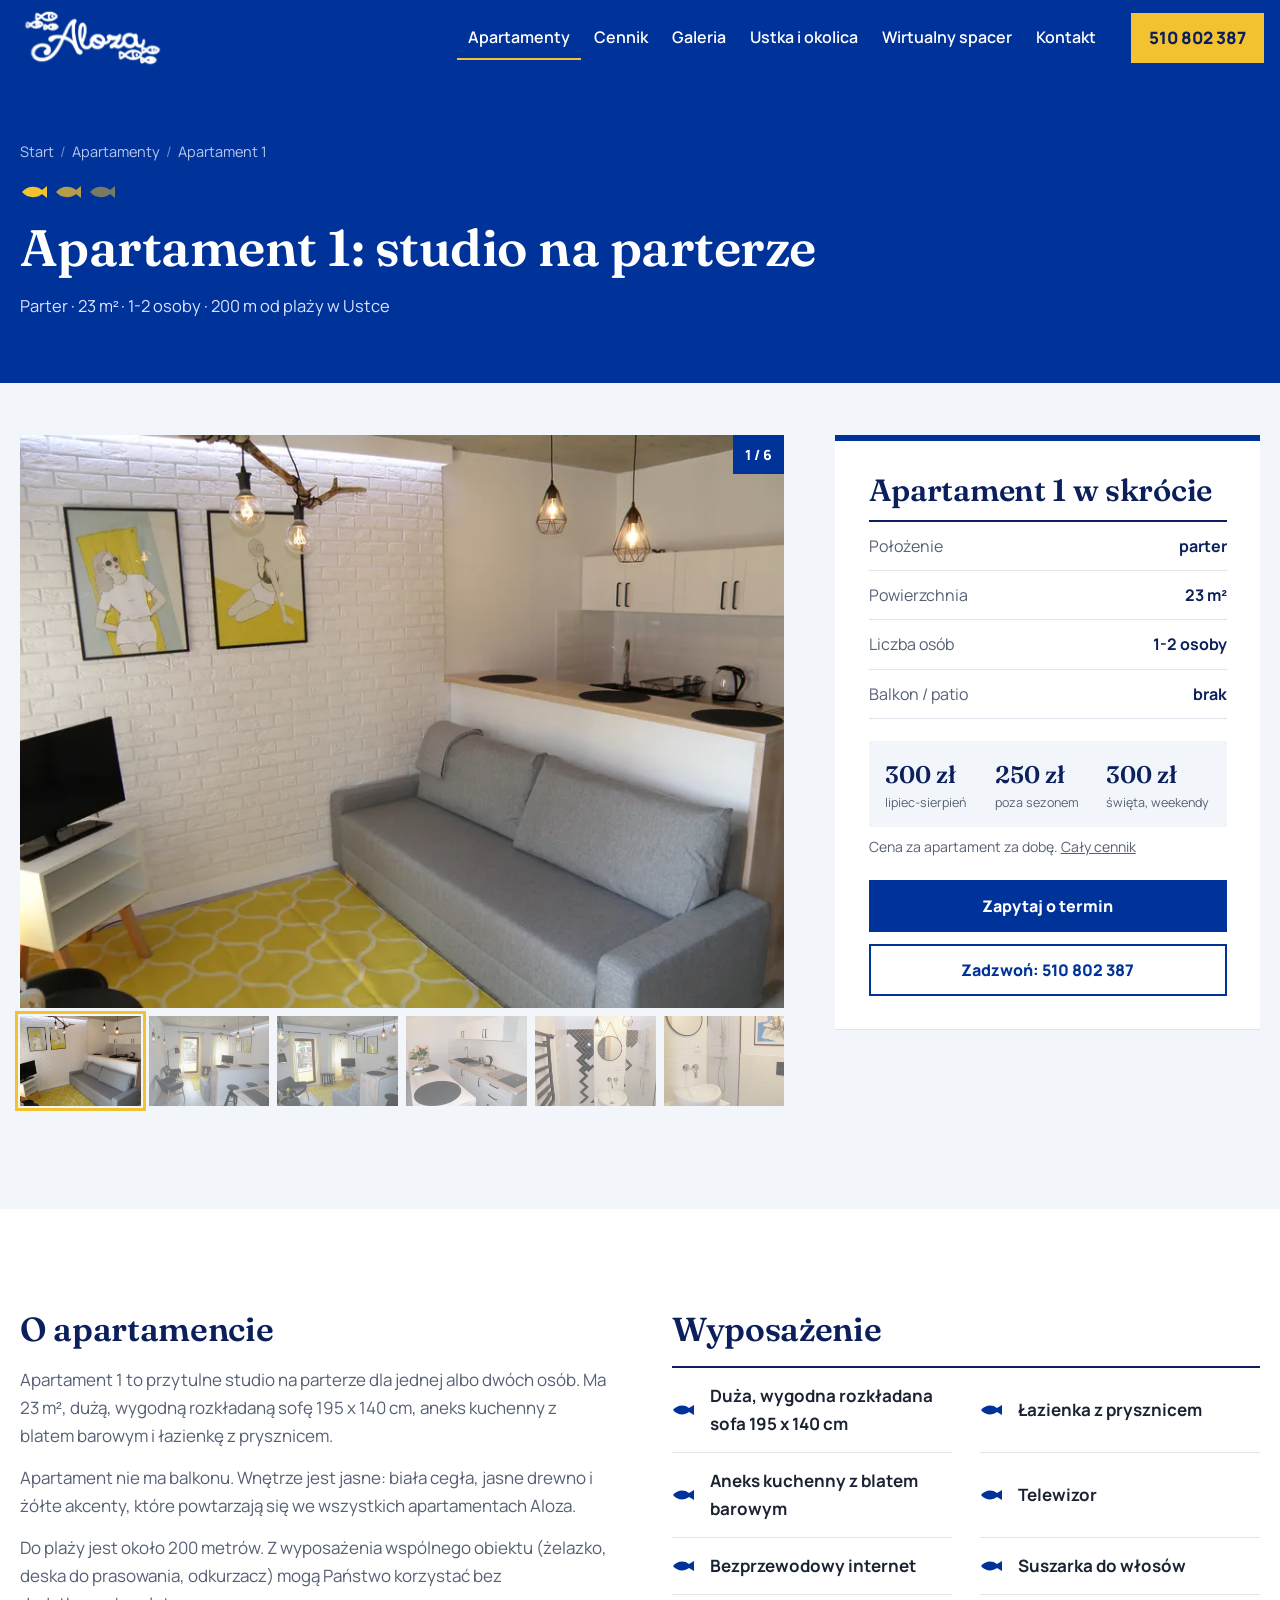
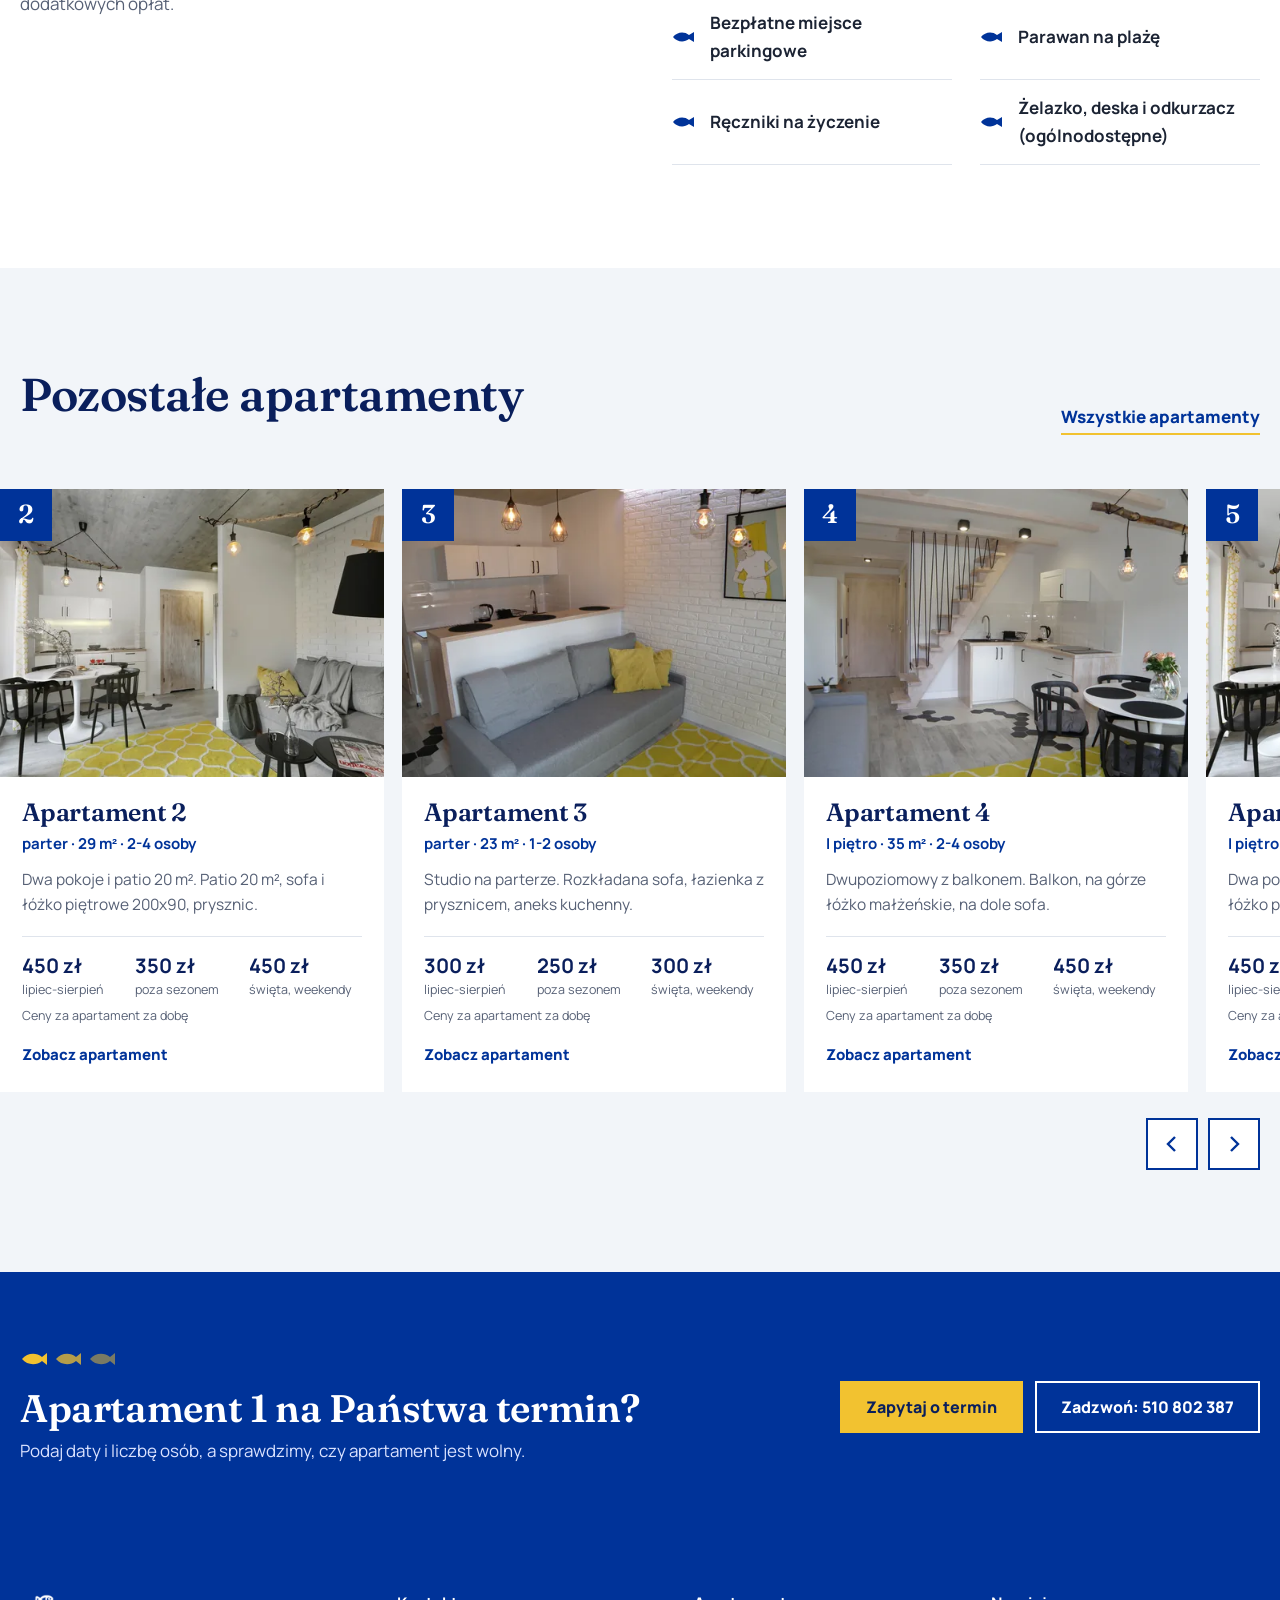
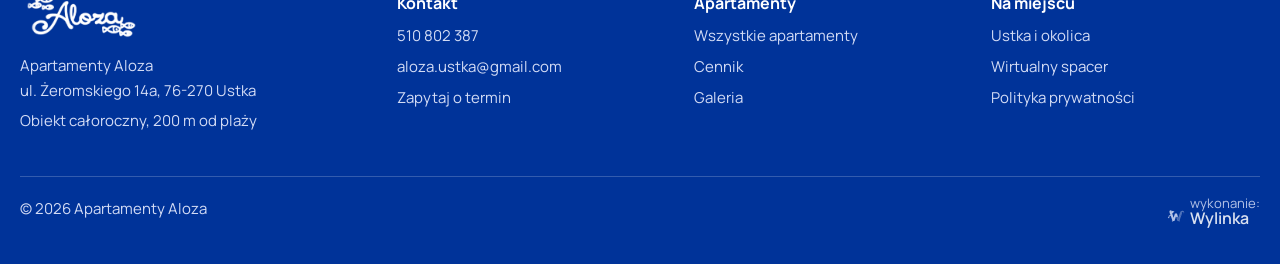
<file: apartament-1.html>
<!doctype html>
<html lang="pl">
<head>
<meta charset="utf-8">
<meta name="viewport" content="width=device-width,initial-scale=1">
<meta name="robots" content="noindex, nofollow" data-podglad>
<title>Apartament 1 w Ustce, 23 m², 1-2 osoby | Apartamenty Aloza</title>
<meta name="description" content="Apartament 1 w Ustce, 200 m od plaży: studio na parterze, parter, 23 m², dla 1-2 osób. Zdjęcia, wyposażenie i ceny od 250 zł za apartament za dobę.">
<link rel="canonical" href="https://aloza.com.pl/apartamenty-aloza/apartament-aloza-1/">
<meta property="og:type" content="website">
<meta property="og:locale" content="pl_PL">
<meta property="og:site_name" content="Apartamenty Aloza">
<meta property="og:title" content="Apartament 1 w Ustce, 23 m², 1-2 osoby | Apartamenty Aloza">
<meta property="og:description" content="Apartament 1 w Ustce, 200 m od plaży: studio na parterze, parter, 23 m², dla 1-2 osób. Zdjęcia, wyposażenie i ceny od 250 zł za apartament za dobę.">
<meta property="og:url" content="https://aloza.com.pl/apartamenty-aloza/apartament-aloza-1/">
<meta property="og:image" content="https://aloza.com.pl/img/ap/a1-n1-2400.webp">
<meta name="theme-color" content="#003399">
<link rel="preload" href="fonts/fraunces-rdzen.woff2" as="font" type="font/woff2" crossorigin>
<link rel="preload" href="fonts/manrope-rdzen.woff2" as="font" type="font/woff2" crossorigin>
<link rel="preload" as="image" href="img/ap/a1-n1-800.webp" imagesrcset="img/ap/a1-n1-480.webp 480w, img/ap/a1-n1-800.webp 800w, img/ap/a1-n1-1200.webp 1200w, img/ap/a1-n1-1600.webp 1600w, img/ap/a1-n1-1920.webp 1920w, img/ap/a1-n1-2400.webp 2400w" imagesizes="(max-width: 900px) 100vw, 780px">
<link rel="stylesheet" href="css/styl.css">
<link rel="icon" href="data:image/svg+xml,%3Csvg xmlns='http://www.w3.org/2000/svg' viewBox='0 0 64 64'%3E%3Crect width='64' height='64' rx='14' fill='%23003399'/%3E%3Cpath d='M12 32c8-11 24-13 34-3l8-6v18l-8-6c-10 10-26 8-34-3z' fill='%23F2C230'/%3E%3Ccircle cx='22' cy='31' r='2.5' fill='%23003399'/%3E%3C/svg%3E">
<script src="js/strona.js" defer></script>
<script type="application/ld+json">{"@context":"https://schema.org","@type":"BreadcrumbList","itemListElement":[{"@type":"ListItem","position":1,"name":"Start","item":"https://aloza.com.pl/"},{"@type":"ListItem","position":2,"name":"Apartamenty","item":"https://aloza.com.pl/apartamenty-aloza/"},{"@type":"ListItem","position":3,"name":"Apartament 1","item":"https://aloza.com.pl/apartamenty-aloza/apartament-aloza-1/"}]}</script>
<script type="application/ld+json">{"@context":"https://schema.org","@type":"Apartment","name":"Apartament 1 - Apartamenty Aloza","description":"Apartament 1 to przytulne studio na parterze dla jednej albo dwóch osób. Ma 23 m², dużą, wygodną rozkładaną sofę 195 x 140 cm, aneks kuchenny z blatem barowym i łazienkę z prysznicem.","url":"https://aloza.com.pl/apartamenty-aloza/apartament-aloza-1/","floorSize":{"@type":"QuantitativeValue","value":23,"unitCode":"MTK"},"numberOfRooms":1,"occupancy":{"@type":"QuantitativeValue","maxValue":2},"image":["https://aloza.com.pl/img/ap/a1-n1-2400.webp","https://aloza.com.pl/img/ap/a1-1-1000.webp","https://aloza.com.pl/img/ap/a1-3-1000.webp"],"containedInPlace":{"@id":"https://aloza.com.pl/#obiekt"}}</script>
</head>
<body>
<a class="skip" href="#tresc">Przejdź do treści</a>
<header class="hdr">
 <div class="wrap">
  <a class="logo" href="index.html" aria-label="Apartamenty Aloza - strona główna"><img src="img/logo.png" width="309" height="134" alt="Aloza"></a>
  <nav class="menu" id="menu" aria-label="Menu główne">
   <ul><li><a href="apartamenty.html" aria-current="page">Apartamenty</a></li><li><a href="cennik.html">Cennik</a></li><li><a href="galeria.html">Galeria</a></li><li><a href="ustka.html">Ustka i okolica</a></li><li><a href="wirtualny-spacer.html">Wirtualny spacer</a></li><li><a href="kontakt.html">Kontakt</a></li></ul>
  </nav>
  <a class="tel" href="tel:+48510802387">510 802 387</a>
  <button class="burger" id="burger" type="button" aria-expanded="false" aria-controls="menu">Menu</button>
 </div>
</header>
<main id="tresc"><div class="phead"><div class="wrap bez-foto"><div><ol class="okr"><li><a href="index.html">Start</a></li><li><a href="apartamenty.html">Apartamenty</a></li><li aria-current="page">Apartament 1</li></ol><svg class="lawica" viewBox="0 0 96 20" aria-hidden="true" fill="currentColor"><path d="M2 10c5-6 14-7 20-2l5-4v12l-5-4c-6 5-15 4-20-2z"/><path d="M36 10c5-6 14-7 20-2l5-4v12l-5-4c-6 5-15 4-20-2z" opacity=".75"/><path d="M70 10c5-6 14-7 20-2l5-4v12l-5-4c-6 5-15 4-20-2z" opacity=".5"/></svg><h1>Apartament 1: studio na parterze</h1><p>Parter · 23 m² · 1-2 osoby · 200 m od plaży w Ustce</p></div></div></div><section class="ap-bg" style="padding-top:clamp(28px,4vw,56px)"><div class="wrap apg">
 <div>
  <div class="tor-w glowne" data-grupa>
   <div class="tor" data-tor><figure tabindex="0"><img src="img/ap/a1-n1-800.webp" srcset="img/ap/a1-n1-480.webp 480w, img/ap/a1-n1-800.webp 800w, img/ap/a1-n1-1200.webp 1200w, img/ap/a1-n1-1600.webp 1600w, img/ap/a1-n1-1920.webp 1920w, img/ap/a1-n1-2400.webp 2400w" sizes="(max-width: 900px) 100vw, 780px" width="2400" height="1800" alt="Pokój z rozkładaną sofą, telewizorem i blatem barowym przy ścianie z białej cegły" data-duze="img/ap/a1-n1-2400.webp"></figure><figure tabindex="0"><img src="img/ap/a1-1-800.webp" srcset="img/ap/a1-1-480.webp 480w, img/ap/a1-1-800.webp 800w, img/ap/a1-1-1000.webp 1000w" sizes="(max-width: 900px) 100vw, 780px" width="1000" height="750" alt="Pokój z fotelami, telewizorem i blatem barowym" data-duze="img/ap/a1-1-1000.webp" loading="lazy"></figure><figure tabindex="0"><img src="img/ap/a1-3-800.webp" srcset="img/ap/a1-3-480.webp 480w, img/ap/a1-3-800.webp 800w, img/ap/a1-3-1000.webp 1000w" sizes="(max-width: 900px) 100vw, 780px" width="1000" height="750" alt="Fotele, stolik i drzwi do ogrodu" data-duze="img/ap/a1-3-1000.webp" loading="lazy"></figure><figure tabindex="0"><img src="img/ap/a1-4-800.webp" srcset="img/ap/a1-4-480.webp 480w, img/ap/a1-4-800.webp 800w, img/ap/a1-4-1000.webp 1000w" sizes="(max-width: 900px) 100vw, 780px" width="1000" height="750" alt="Aneks kuchenny z płytą i czajnikiem" data-duze="img/ap/a1-4-1000.webp" loading="lazy"></figure><figure tabindex="0"><img src="img/ap/a1-5-800.webp" srcset="img/ap/a1-5-480.webp 480w, img/ap/a1-5-800.webp 800w, img/ap/a1-5-1000.webp 1000w" sizes="(max-width: 900px) 100vw, 780px" width="1000" height="750" alt="Łazienka z prysznicem i grzejnikiem drabinkowym" data-duze="img/ap/a1-5-1000.webp" loading="lazy"></figure><figure class="pion" tabindex="0"><img src="img/ap/a1-6-800.webp" srcset="img/ap/a1-6-480.webp 480w, img/ap/a1-6-800.webp 800w" sizes="(max-width: 900px) 100vw, 780px" width="800" height="1067" alt="Umywalka i okrągłe lustro w łazience" data-duze="img/ap/a1-6-800.webp" loading="lazy"></figure></div>
   <span class="licznik">1 / 6</span>
  </div>
  <div class="miniatury"><button type="button" aria-label="Zdjęcie 1: Pokój z rozkładaną sofą, telewizorem i blatem barowym przy ścianie z białej cegły" aria-current="true"><img src="img/ap/a1-n1-480.webp" width="480" height="360" alt="" loading="lazy"></button><button type="button" aria-label="Zdjęcie 2: Pokój z fotelami, telewizorem i blatem barowym" aria-current="false"><img src="img/ap/a1-1-480.webp" width="480" height="360" alt="" loading="lazy"></button><button type="button" aria-label="Zdjęcie 3: Fotele, stolik i drzwi do ogrodu" aria-current="false"><img src="img/ap/a1-3-480.webp" width="480" height="360" alt="" loading="lazy"></button><button type="button" aria-label="Zdjęcie 4: Aneks kuchenny z płytą i czajnikiem" aria-current="false"><img src="img/ap/a1-4-480.webp" width="480" height="360" alt="" loading="lazy"></button><button type="button" aria-label="Zdjęcie 5: Łazienka z prysznicem i grzejnikiem drabinkowym" aria-current="false"><img src="img/ap/a1-5-480.webp" width="480" height="360" alt="" loading="lazy"></button><button type="button" aria-label="Zdjęcie 6: Umywalka i okrągłe lustro w łazience" aria-current="false"><img src="img/ap/a1-6-480.webp" width="480" height="640" alt="" loading="lazy"></button></div>
 </div>
 <aside class="karta" aria-labelledby="karta-h">
  <h2 id="karta-h">Apartament 1 w skrócie</h2>
  <ul class="parametry"><li><span>Położenie</span><b>parter</b></li><li><span>Powierzchnia</span><b>23 m²</b></li><li><span>Liczba osób</span><b>1-2 osoby</b></li><li><span>Balkon / patio</span><b>brak</b></li></ul>
  <div class="ceny"><div><b>300 zł</b><span>lipiec-sierpień</span></div><div><b>250 zł</b><span>poza sezonem</span></div><div><b>300 zł</b><span>święta, weekendy</span></div></div>
  <p class="za-co">Cena za apartament za dobę. <a href="cennik.html">Cały cennik</a></p>
  <div class="przyc"><a class="btn btn-g" href="kontakt.html?apartament=1">Zapytaj o termin</a><a class="btn btn-r" href="tel:+48510802387">Zadzwoń: 510 802 387</a></div>
 </aside>
</div></section>
<section><div class="wrap dwie">
 <div class="opis"><h2>O apartamencie</h2><p>Apartament 1 to przytulne studio na parterze dla jednej albo dwóch osób. Ma 23 m², dużą, wygodną rozkładaną sofę 195 x 140 cm, aneks kuchenny z blatem barowym i łazienkę z prysznicem.</p><p>Apartament nie ma balkonu. Wnętrze jest jasne: biała cegła, jasne drewno i żółte akcenty, które powtarzają się we wszystkich apartamentach Aloza.</p><p>Do plaży jest około 200 metrów. Z wyposażenia wspólnego obiektu (żelazko, deska do prasowania, odkurzacz) mogą Państwo korzystać bez dodatkowych opłat.</p></div>
 <div><h2>Wyposażenie</h2><ul class="lista-ryb"><li><svg width="26" height="12" viewBox="0 0 26 12" fill="currentColor" aria-hidden="true"><path d="M1 6c4-5 11-6 16-2l5-3v10l-5-3C12 12 5 11 1 6z"/></svg>Duża, wygodna rozkładana sofa 195 x 140 cm</li><li><svg width="26" height="12" viewBox="0 0 26 12" fill="currentColor" aria-hidden="true"><path d="M1 6c4-5 11-6 16-2l5-3v10l-5-3C12 12 5 11 1 6z"/></svg>Łazienka z prysznicem</li><li><svg width="26" height="12" viewBox="0 0 26 12" fill="currentColor" aria-hidden="true"><path d="M1 6c4-5 11-6 16-2l5-3v10l-5-3C12 12 5 11 1 6z"/></svg>Aneks kuchenny z blatem barowym</li><li><svg width="26" height="12" viewBox="0 0 26 12" fill="currentColor" aria-hidden="true"><path d="M1 6c4-5 11-6 16-2l5-3v10l-5-3C12 12 5 11 1 6z"/></svg>Telewizor</li><li><svg width="26" height="12" viewBox="0 0 26 12" fill="currentColor" aria-hidden="true"><path d="M1 6c4-5 11-6 16-2l5-3v10l-5-3C12 12 5 11 1 6z"/></svg>Bezprzewodowy internet</li><li><svg width="26" height="12" viewBox="0 0 26 12" fill="currentColor" aria-hidden="true"><path d="M1 6c4-5 11-6 16-2l5-3v10l-5-3C12 12 5 11 1 6z"/></svg>Suszarka do włosów</li><li><svg width="26" height="12" viewBox="0 0 26 12" fill="currentColor" aria-hidden="true"><path d="M1 6c4-5 11-6 16-2l5-3v10l-5-3C12 12 5 11 1 6z"/></svg>Bezpłatne miejsce parkingowe</li><li><svg width="26" height="12" viewBox="0 0 26 12" fill="currentColor" aria-hidden="true"><path d="M1 6c4-5 11-6 16-2l5-3v10l-5-3C12 12 5 11 1 6z"/></svg>Parawan na plażę</li><li><svg width="26" height="12" viewBox="0 0 26 12" fill="currentColor" aria-hidden="true"><path d="M1 6c4-5 11-6 16-2l5-3v10l-5-3C12 12 5 11 1 6z"/></svg>Ręczniki na życzenie</li><li><svg width="26" height="12" viewBox="0 0 26 12" fill="currentColor" aria-hidden="true"><path d="M1 6c4-5 11-6 16-2l5-3v10l-5-3C12 12 5 11 1 6z"/></svg>Żelazko, deska i odkurzacz (ogólnodostępne)</li></ul></div>
</div></section>
<section class="ap-bg"><div class="wrap">
 <div class="sek-h z-linkiem"><div><h2>Pozostałe apartamenty</h2></div><a class="lnk" href="apartamenty.html">Wszystkie apartamenty</a></div>
 <div class="tor-w"><div class="tor" data-tor><a class="ap" href="apartament-2.html"><div class="fot"><img src="img/a2-800.webp" srcset="img/a2-480.webp 480w, img/a2-800.webp 800w, img/a2-1000.webp 1000w" sizes="(max-width: 560px) 85vw, 390px" width="800" height="600" alt="Apartament 2: dwa pokoje i patio 20 m²" loading="lazy"><span class="nr">2</span></div><div class="tr"><h3>Apartament 2</h3><p class="par">parter · 29 m² · 2-4 osoby</p><p class="op">Dwa pokoje i patio 20 m². Patio 20 m², sofa i łóżko piętrowe 200x90, prysznic.</p><div class="ceny"><div><b>450 zł</b><span>lipiec-sierpień</span></div><div><b>350 zł</b><span>poza sezonem</span></div><div><b>450 zł</b><span>święta, weekendy</span></div></div><p class="za-dobe">Ceny za apartament za dobę</p><span class="wiecej">Zobacz apartament</span></div></a><a class="ap" href="apartament-3.html"><div class="fot"><img src="img/a3-800.webp" srcset="img/a3-480.webp 480w, img/a3-800.webp 800w, img/a3-1000.webp 1000w" sizes="(max-width: 560px) 85vw, 390px" width="800" height="600" alt="Apartament 3: studio na parterze" loading="lazy"><span class="nr">3</span></div><div class="tr"><h3>Apartament 3</h3><p class="par">parter · 23 m² · 1-2 osoby</p><p class="op">Studio na parterze. Rozkładana sofa, łazienka z prysznicem, aneks kuchenny.</p><div class="ceny"><div><b>300 zł</b><span>lipiec-sierpień</span></div><div><b>250 zł</b><span>poza sezonem</span></div><div><b>300 zł</b><span>święta, weekendy</span></div></div><p class="za-dobe">Ceny za apartament za dobę</p><span class="wiecej">Zobacz apartament</span></div></a><a class="ap" href="apartament-4.html"><div class="fot"><img src="img/a4-800.webp" srcset="img/a4-480.webp 480w, img/a4-800.webp 800w, img/a4-1000.webp 1000w" sizes="(max-width: 560px) 85vw, 390px" width="800" height="600" alt="Apartament 4: dwupoziomowy z balkonem" loading="lazy"><span class="nr">4</span></div><div class="tr"><h3>Apartament 4</h3><p class="par">I piętro · 35 m² · 2-4 osoby</p><p class="op">Dwupoziomowy z balkonem. Balkon, na górze łóżko małżeńskie, na dole sofa.</p><div class="ceny"><div><b>450 zł</b><span>lipiec-sierpień</span></div><div><b>350 zł</b><span>poza sezonem</span></div><div><b>450 zł</b><span>święta, weekendy</span></div></div><p class="za-dobe">Ceny za apartament za dobę</p><span class="wiecej">Zobacz apartament</span></div></a><a class="ap" href="apartament-5.html"><div class="fot"><img src="img/a5-800.webp" srcset="img/a5-480.webp 480w, img/a5-800.webp 800w, img/a5-1000.webp 1000w" sizes="(max-width: 560px) 85vw, 390px" width="800" height="600" alt="Apartament 5: dwa pokoje, balkon i taras" loading="lazy"><span class="nr">5</span></div><div class="tr"><h3>Apartament 5</h3><p class="par">I piętro · 29 m² · 2-4 osoby</p><p class="op">Dwa pokoje, balkon i taras. Balkon i taras, sofa i łóżko piętrowe 200x90.</p><div class="ceny"><div><b>450 zł</b><span>lipiec-sierpień</span></div><div><b>350 zł</b><span>poza sezonem</span></div><div><b>450 zł</b><span>święta, weekendy</span></div></div><p class="za-dobe">Ceny za apartament za dobę</p><span class="wiecej">Zobacz apartament</span></div></a><a class="ap" href="apartament-6.html"><div class="fot"><img src="img/a6-800.webp" srcset="img/a6-480.webp 480w, img/a6-800.webp 800w, img/a6-1000.webp 1000w" sizes="(max-width: 560px) 85vw, 390px" width="800" height="600" alt="Apartament 6: dwupoziomowy z balkonem" loading="lazy"><span class="nr">6</span></div><div class="tr"><h3>Apartament 6</h3><p class="par">I piętro · 35 m² · 2-4 osoby</p><p class="op">Dwupoziomowy z balkonem. Balkon, na górze łóżko małżeńskie, na dole sofa.</p><div class="ceny"><div><b>450 zł</b><span>lipiec-sierpień</span></div><div><b>350 zł</b><span>poza sezonem</span></div><div><b>450 zł</b><span>święta, weekendy</span></div></div><p class="za-dobe">Ceny za apartament za dobę</p><span class="wiecej">Zobacz apartament</span></div></a><a class="ap" href="apartament-7.html"><div class="fot"><img src="img/a7-800.webp" srcset="img/a7-480.webp 480w, img/a7-800.webp 800w, img/a7-1000.webp 1000w" sizes="(max-width: 560px) 85vw, 390px" width="800" height="600" alt="Apartament 7: poddasze z wanną" loading="lazy"><span class="nr">7</span></div><div class="tr"><h3>Apartament 7</h3><p class="par">II piętro · 40 m² · 2-3 osoby</p><p class="op">Poddasze z wanną. Poddasze, dwie rozkładane sofy, łazienka z wanną.</p><div class="ceny"><div><b>350 zł</b><span>lipiec-sierpień</span></div><div><b>300 zł</b><span>poza sezonem</span></div><div><b>350 zł</b><span>święta, weekendy</span></div></div><p class="za-dobe">Ceny za apartament za dobę</p><span class="wiecej">Zobacz apartament</span></div></a></div><div class="strz"><button type="button" data-w="-1" aria-label="Poprzednie apartamenty"><svg width="20" height="20" viewBox="0 0 20 20" aria-hidden="true"><path d="M13 3 6 10l7 7" fill="none" stroke="currentColor" stroke-width="2.4"/></svg></button><button type="button" data-w="1" aria-label="Następne apartamenty"><svg width="20" height="20" viewBox="0 0 20 20" aria-hidden="true"><path d="m7 3 7 7-7 7" fill="none" stroke="currentColor" stroke-width="2.4"/></svg></button></div></div>
</div></section>
<section class="cta"><div class="wrap"><div><svg class="lawica" viewBox="0 0 96 20" aria-hidden="true" fill="currentColor"><path d="M2 10c5-6 14-7 20-2l5-4v12l-5-4c-6 5-15 4-20-2z"/><path d="M36 10c5-6 14-7 20-2l5-4v12l-5-4c-6 5-15 4-20-2z" opacity=".75"/><path d="M70 10c5-6 14-7 20-2l5-4v12l-5-4c-6 5-15 4-20-2z" opacity=".5"/></svg><h2>Apartament 1 na Państwa termin?</h2><p>Podaj daty i liczbę osób, a sprawdzimy, czy apartament jest wolny.</p></div><div class="przyc"><a class="btn btn-z" href="kontakt.html?apartament=1">Zapytaj o termin</a><a class="btn btn-o" href="tel:+48510802387">Zadzwoń: 510 802 387</a></div></div></section>
</main>
<footer class="stopka">
 <div class="wrap">
  <div><img src="img/logo.png" width="309" height="134" alt="Aloza" loading="lazy"><p>Apartamenty Aloza<br>ul. Żeromskiego 14a, 76-270 Ustka</p><p>Obiekt całoroczny, 200 m od plaży</p></div>
  <div><b>Kontakt</b><p><a href="tel:+48510802387">510 802 387</a></p><p><a href="mailto:aloza.ustka@gmail.com">aloza.ustka@gmail.com</a></p><p><a href="kontakt.html">Zapytaj o termin</a></p></div>
  <div><b>Apartamenty</b><p><a href="apartamenty.html">Wszystkie apartamenty</a></p><p><a href="cennik.html">Cennik</a></p><p><a href="galeria.html">Galeria</a></p></div>
  <div><b>Na miejscu</b><p><a href="ustka.html">Ustka i okolica</a></p><p><a href="wirtualny-spacer.html">Wirtualny spacer</a></p><p><a href="polityka-prywatnosci.html">Polityka prywatności</a></p></div>
  <div class="dol"><span>© 2026 Apartamenty Aloza</span><a class="wylinka-badge" href="https://wylinka.pl/?utm_source=aloza.com.pl&amp;utm_medium=stopka&amp;utm_campaign=wykonanie" rel="noopener" title="Strona wykonana przez Wylinka"><svg viewBox="0 0 64 64" aria-hidden="true" focusable="false" fill="currentColor"><path d="M9.8 22.8l-1.2-7.9 2.2-3.7 15.5 4.6-.5 1.5-7.2 5.5 4.7 15.6 5-15.6 7 0 4.1 12.7-4.2-.9-2.6 1.8-.8-2.2-5.3 15.6-4.3 0 .4 .2-2.1 2.8-1.3-1.1 1.1-1.4-3.1 .2-.1-1.7 2.2-.1-5.7-16.5-4.8 .6-.8 3.1 0 .5-.3 .5 .8 2.2-1.6 .5-.4-1.3-.8 1.6-1.5-.8 .8-1.6-1.4 .6-.6-1.6 2.3-.8 .2-.4 1.3-4.8 5.9-.8-2.4-6.9zM15.2 13.7l-.1-.4-.4 .8-.1 .8 .1 1 .1 .4 .3 .7 .3-.9 .1-.7 0-.8z"/><path class="wy-pod" d="M37.1 49.8l-4.5-13.3 2.6-1.8 4.2 .9 .9 2.8 3-9.7 0-.5 .1-.8 3.2-8.4 .5-1 .6-1 .9-1.1 1.3-1 1.1-.7 1.4-.5 1.4-.3 .7 0 .9 0 1.2 .3 1.4 .6 .8 .5 .7 .7 .6 .7 .5 .9 .3 .9 .1 .9 0 .8-.2 .9-.5 .9-.5 .6-.7 .5-.7 .3-.1-.1 0-.1 .5-.5 .3-.7 .2-.5 0-.6-.1-.6-.3-.7-.4-.5-.4-.4-.5-.3-.6-.3-.7 0-.7 .1-.6 .1-.5 .4-.5 .5-.3 .5-.2 .7-.1 1.5-1.4 5.1-.8 3.3-.3 .7-.5 .7-6 17.5 1.9 .1-.1 1.7-3.1-.2 1.1 1.4-1.3 1.1-2.1-2.8 .4-.2z"/><path class="wy-old" d="M40.8 50l.4-.2-4.1 0-4.2-12.5 2.5-1.7 4.3 .9 .6 1.9 .6-1.6 0-.3 2.4-7.8 0-.5 .1-.8 3.2-8.4 .4-.8 .6-.9 .9-1.2 .9-.9 1.3-.8 1.4-.6 1.2-.3 1.4-.1 1.3 .1 .6 .2 .8 .3 1.1 .6 .9 .7 .7 .9 .5 .9 .3 .9 .1 1.1-.1 .9-.3 .9-.4 .7-.6 .7-.6 .4-.6 .2-.1-.1 0-.1 .5-.5 .3-.7 .2-.5 0-.5-.1-.6-.2-.6-.3-.5-.4-.5-.5-.3-.6-.3-.7-.1-.6 0-.6 .1-.6 .3-.6 .5-.3 .4-.2 .5-.1 .5-.1 1.5-1.4 5.1-.8 3.3-.3 .7-.5 .7-6 17.5 1.9 .1-.1 1.7-3.1-.2 1.1 1.4-1.3 1.1zM49.6 17.1l.6 1.7-1.5 1.9 .4 .4 1.8-2.1-.7-2.1zM48.1 28.3l.5 1.8-1.7 1.8 .4 .4 1.9-2-.6-2.2zM37.9 41.7l1.7-1.5-.4-.4-1.7 1.4zM42.6 38.7l-1.5 2.8 1.1 2-1.3 2.6 .5 .2 1.5-2.8-1.1-2 1.4-2.5z"/></svg><span>wykonanie: <b>Wylinka</b></span></a></div>
 </div>
</footer>
<div class="lb" id="lb" role="dialog" aria-modal="true" aria-label="Powiększone zdjęcie"><img alt=""><button type="button" class="zam" aria-label="Zamknij">×</button><button type="button" class="pop" aria-label="Poprzednie zdjęcie">‹</button><button type="button" class="nas" aria-label="Następne zdjęcie">›</button><p class="lbl"></p></div>
</body>
</html>
</file>
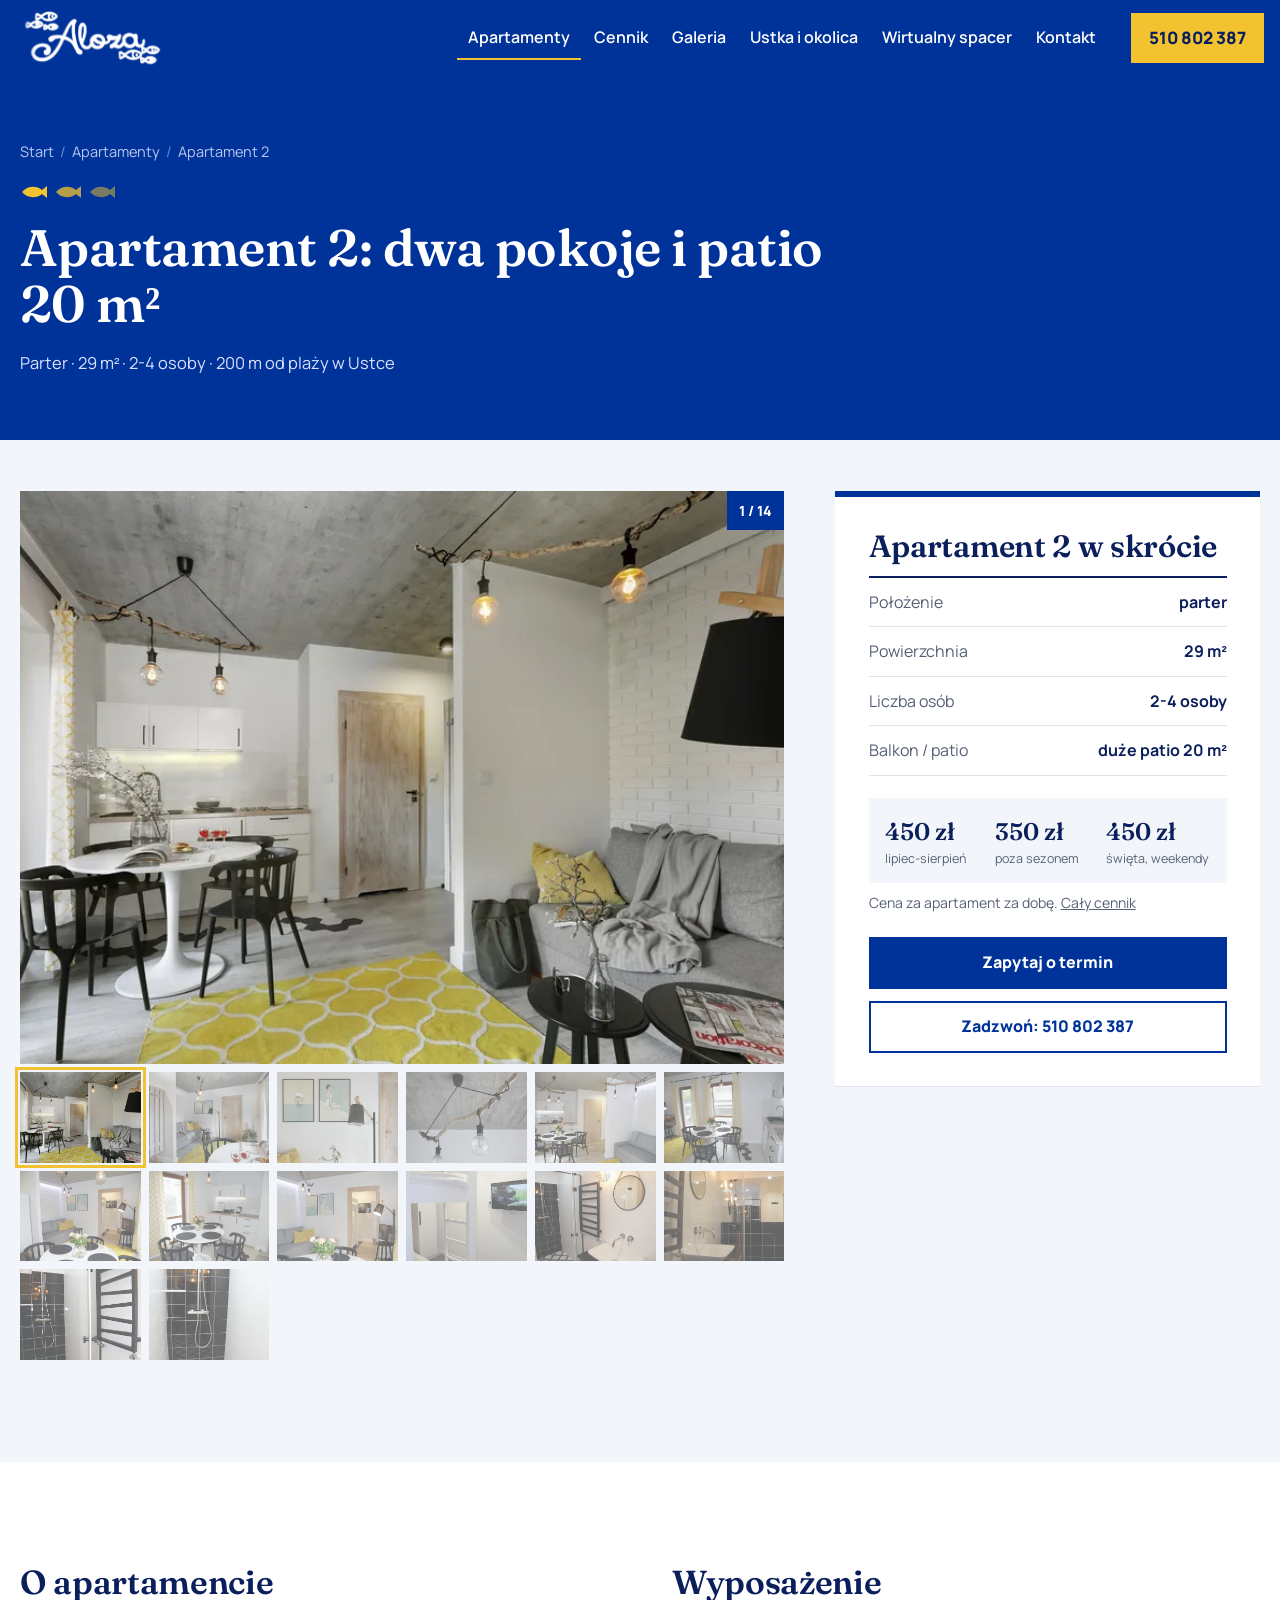
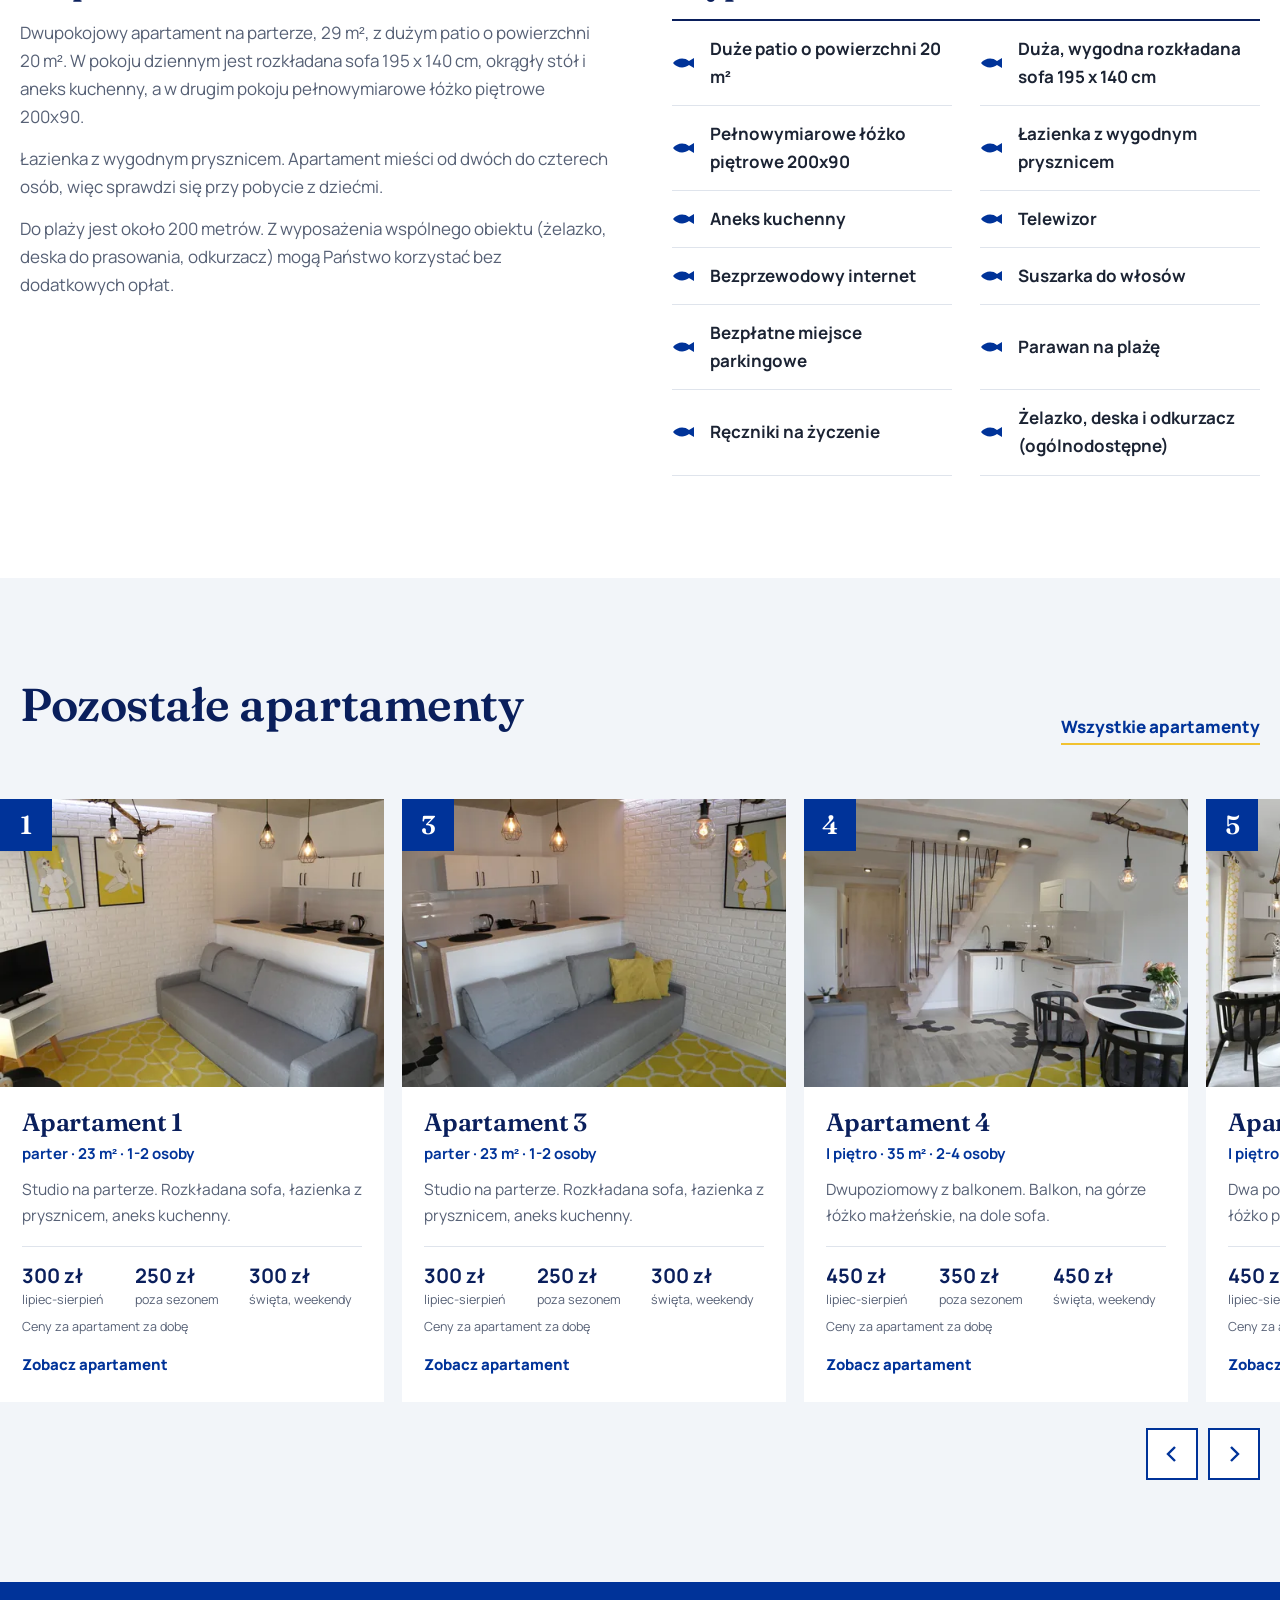
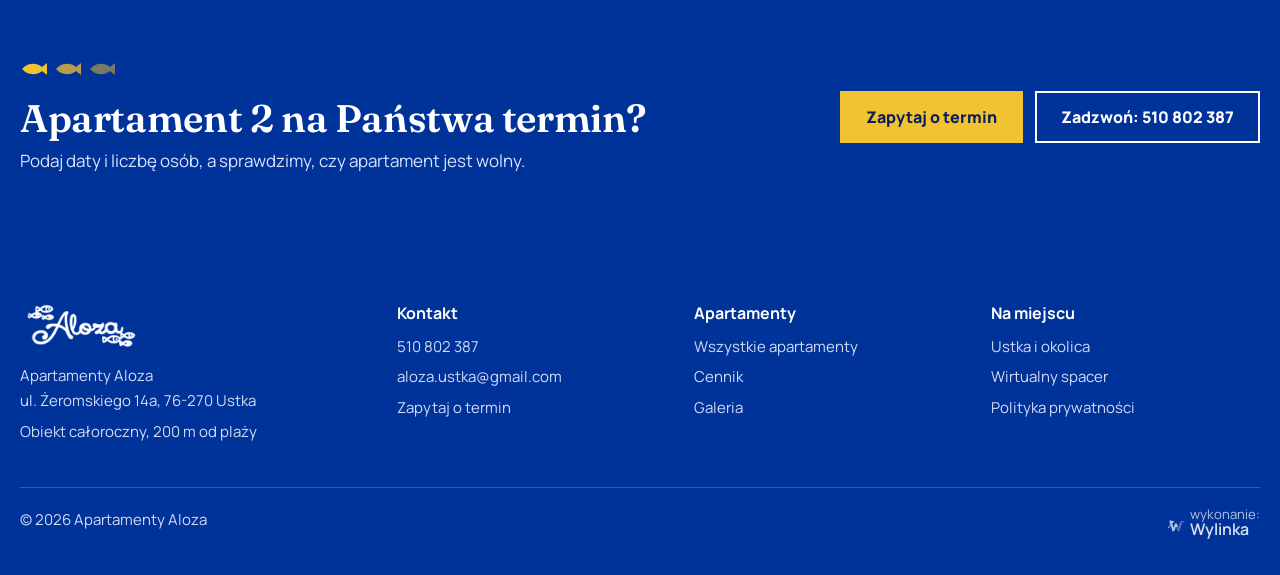
<file: apartament-2.html>
<!doctype html>
<html lang="pl">
<head>
<meta charset="utf-8">
<meta name="viewport" content="width=device-width,initial-scale=1">
<meta name="robots" content="noindex, nofollow" data-podglad>
<title>Apartament 2 w Ustce, 29 m², 2-4 osoby | Apartamenty Aloza</title>
<meta name="description" content="Apartament 2 w Ustce, 200 m od plaży: dwa pokoje i patio 20 m², parter, 29 m², dla 2-4 osób. Zdjęcia, wyposażenie i ceny od 350 zł za apartament za dobę.">
<link rel="canonical" href="https://aloza.com.pl/apartamenty-aloza/apartament-aloza-2/">
<meta property="og:type" content="website">
<meta property="og:locale" content="pl_PL">
<meta property="og:site_name" content="Apartamenty Aloza">
<meta property="og:title" content="Apartament 2 w Ustce, 29 m², 2-4 osoby | Apartamenty Aloza">
<meta property="og:description" content="Apartament 2 w Ustce, 200 m od plaży: dwa pokoje i patio 20 m², parter, 29 m², dla 2-4 osób. Zdjęcia, wyposażenie i ceny od 350 zł za apartament za dobę.">
<meta property="og:url" content="https://aloza.com.pl/apartamenty-aloza/apartament-aloza-2/">
<meta property="og:image" content="https://aloza.com.pl/img/ap/a2-n1-1920.webp">
<meta name="theme-color" content="#003399">
<link rel="preload" href="fonts/fraunces-rdzen.woff2" as="font" type="font/woff2" crossorigin>
<link rel="preload" href="fonts/manrope-rdzen.woff2" as="font" type="font/woff2" crossorigin>
<link rel="preload" as="image" href="img/ap/a2-n1-800.webp" imagesrcset="img/ap/a2-n1-480.webp 480w, img/ap/a2-n1-800.webp 800w, img/ap/a2-n1-1200.webp 1200w, img/ap/a2-n1-1600.webp 1600w, img/ap/a2-n1-1920.webp 1920w" imagesizes="(max-width: 900px) 100vw, 780px">
<link rel="stylesheet" href="css/styl.css">
<link rel="icon" href="data:image/svg+xml,%3Csvg xmlns='http://www.w3.org/2000/svg' viewBox='0 0 64 64'%3E%3Crect width='64' height='64' rx='14' fill='%23003399'/%3E%3Cpath d='M12 32c8-11 24-13 34-3l8-6v18l-8-6c-10 10-26 8-34-3z' fill='%23F2C230'/%3E%3Ccircle cx='22' cy='31' r='2.5' fill='%23003399'/%3E%3C/svg%3E">
<script src="js/strona.js" defer></script>
<script type="application/ld+json">{"@context":"https://schema.org","@type":"BreadcrumbList","itemListElement":[{"@type":"ListItem","position":1,"name":"Start","item":"https://aloza.com.pl/"},{"@type":"ListItem","position":2,"name":"Apartamenty","item":"https://aloza.com.pl/apartamenty-aloza/"},{"@type":"ListItem","position":3,"name":"Apartament 2","item":"https://aloza.com.pl/apartamenty-aloza/apartament-aloza-2/"}]}</script>
<script type="application/ld+json">{"@context":"https://schema.org","@type":"Apartment","name":"Apartament 2 - Apartamenty Aloza","description":"Dwupokojowy apartament na parterze, 29 m², z dużym patio o powierzchni 20 m². W pokoju dziennym jest rozkładana sofa 195 x 140 cm, okrągły stół i aneks kuchenny, a w drugim pokoju pełnowymiarowe łóżko piętrowe 200x90.","url":"https://aloza.com.pl/apartamenty-aloza/apartament-aloza-2/","floorSize":{"@type":"QuantitativeValue","value":29,"unitCode":"MTK"},"numberOfRooms":2,"occupancy":{"@type":"QuantitativeValue","maxValue":4},"image":["https://aloza.com.pl/img/ap/a2-n1-1920.webp","https://aloza.com.pl/img/ap/a2-n2-1920.webp","https://aloza.com.pl/img/ap/a2-n3-1920.webp"],"containedInPlace":{"@id":"https://aloza.com.pl/#obiekt"}}</script>
</head>
<body>
<a class="skip" href="#tresc">Przejdź do treści</a>
<header class="hdr">
 <div class="wrap">
  <a class="logo" href="index.html" aria-label="Apartamenty Aloza - strona główna"><img src="img/logo.png" width="309" height="134" alt="Aloza"></a>
  <nav class="menu" id="menu" aria-label="Menu główne">
   <ul><li><a href="apartamenty.html" aria-current="page">Apartamenty</a></li><li><a href="cennik.html">Cennik</a></li><li><a href="galeria.html">Galeria</a></li><li><a href="ustka.html">Ustka i okolica</a></li><li><a href="wirtualny-spacer.html">Wirtualny spacer</a></li><li><a href="kontakt.html">Kontakt</a></li></ul>
  </nav>
  <a class="tel" href="tel:+48510802387">510 802 387</a>
  <button class="burger" id="burger" type="button" aria-expanded="false" aria-controls="menu">Menu</button>
 </div>
</header>
<main id="tresc"><div class="phead"><div class="wrap bez-foto"><div><ol class="okr"><li><a href="index.html">Start</a></li><li><a href="apartamenty.html">Apartamenty</a></li><li aria-current="page">Apartament 2</li></ol><svg class="lawica" viewBox="0 0 96 20" aria-hidden="true" fill="currentColor"><path d="M2 10c5-6 14-7 20-2l5-4v12l-5-4c-6 5-15 4-20-2z"/><path d="M36 10c5-6 14-7 20-2l5-4v12l-5-4c-6 5-15 4-20-2z" opacity=".75"/><path d="M70 10c5-6 14-7 20-2l5-4v12l-5-4c-6 5-15 4-20-2z" opacity=".5"/></svg><h1>Apartament 2: dwa pokoje i patio 20 m²</h1><p>Parter · 29 m² · 2-4 osoby · 200 m od plaży w Ustce</p></div></div></div><section class="ap-bg" style="padding-top:clamp(28px,4vw,56px)"><div class="wrap apg">
 <div>
  <div class="tor-w glowne" data-grupa>
   <div class="tor" data-tor><figure tabindex="0"><img src="img/ap/a2-n1-800.webp" srcset="img/ap/a2-n1-480.webp 480w, img/ap/a2-n1-800.webp 800w, img/ap/a2-n1-1200.webp 1200w, img/ap/a2-n1-1600.webp 1600w, img/ap/a2-n1-1920.webp 1920w" sizes="(max-width: 900px) 100vw, 780px" width="1920" height="1280" alt="Pokój dzienny z okrągłym stołem, aneksem kuchennym i sofą" data-duze="img/ap/a2-n1-1920.webp"></figure><figure tabindex="0"><img src="img/ap/a2-n2-800.webp" srcset="img/ap/a2-n2-480.webp 480w, img/ap/a2-n2-800.webp 800w, img/ap/a2-n2-1200.webp 1200w, img/ap/a2-n2-1600.webp 1600w, img/ap/a2-n2-1920.webp 1920w" sizes="(max-width: 900px) 100vw, 780px" width="1920" height="1280" alt="Sofa z żółtymi poduszkami i lampa podłogowa" data-duze="img/ap/a2-n2-1920.webp" loading="lazy"></figure><figure class="pion" tabindex="0"><img src="img/ap/a2-n3-800.webp" srcset="img/ap/a2-n3-480.webp 480w, img/ap/a2-n3-800.webp 800w, img/ap/a2-n3-1200.webp 1200w, img/ap/a2-n3-1920.webp 1920w" sizes="(max-width: 900px) 100vw, 780px" width="1920" height="2880" alt="Grafiki nad sofą i stolik kawowy" data-duze="img/ap/a2-n3-1920.webp" loading="lazy"></figure><figure tabindex="0"><img src="img/ap/a2-n4-800.webp" srcset="img/ap/a2-n4-480.webp 480w, img/ap/a2-n4-800.webp 800w, img/ap/a2-n4-1200.webp 1200w, img/ap/a2-n4-1600.webp 1600w, img/ap/a2-n4-1920.webp 1920w" sizes="(max-width: 900px) 100vw, 780px" width="1920" height="1280" alt="Lampa z gałęzi pod betonowym sufitem" data-duze="img/ap/a2-n4-1920.webp" loading="lazy"></figure><figure tabindex="0"><img src="img/ap/a2-1-800.webp" srcset="img/ap/a2-1-480.webp 480w, img/ap/a2-1-800.webp 800w, img/ap/a2-1-1000.webp 1000w" sizes="(max-width: 900px) 100vw, 780px" width="1000" height="750" alt="Pokój dzienny z okrągłym stołem i sofą" data-duze="img/ap/a2-1-1000.webp" loading="lazy"></figure><figure tabindex="0"><img src="img/ap/a2-2-800.webp" srcset="img/ap/a2-2-480.webp 480w, img/ap/a2-2-800.webp 800w, img/ap/a2-2-1000.webp 1000w" sizes="(max-width: 900px) 100vw, 780px" width="1000" height="750" alt="Stół jadalny przy oknach" data-duze="img/ap/a2-2-1000.webp" loading="lazy"></figure><figure tabindex="0"><img src="img/ap/a2-3-800.webp" srcset="img/ap/a2-3-480.webp 480w, img/ap/a2-3-800.webp 800w, img/ap/a2-3-1000.webp 1000w" sizes="(max-width: 900px) 100vw, 780px" width="1000" height="750" alt="Sofa z żółtymi poduszkami i stół" data-duze="img/ap/a2-3-1000.webp" loading="lazy"></figure><figure tabindex="0"><img src="img/ap/a2-4-800.webp" srcset="img/ap/a2-4-480.webp 480w, img/ap/a2-4-800.webp 800w, img/ap/a2-4-1000.webp 1000w" sizes="(max-width: 900px) 100vw, 780px" width="1000" height="750" alt="Aneks kuchenny i stół przy oknie" data-duze="img/ap/a2-4-1000.webp" loading="lazy"></figure><figure class="pion" tabindex="0"><img src="img/ap/a2-5-800.webp" srcset="img/ap/a2-5-480.webp 480w, img/ap/a2-5-800.webp 800w" sizes="(max-width: 900px) 100vw, 780px" width="800" height="1067" alt="Stół i wejście do drugiego pokoju" data-duze="img/ap/a2-5-800.webp" loading="lazy"></figure><figure class="pion" tabindex="0"><img src="img/ap/a2-6-800.webp" srcset="img/ap/a2-6-480.webp 480w, img/ap/a2-6-800.webp 800w" sizes="(max-width: 900px) 100vw, 780px" width="800" height="1067" alt="Drugi pokój z łóżkiem piętrowym" data-duze="img/ap/a2-6-800.webp" loading="lazy"></figure><figure tabindex="0"><img src="img/ap/a2-7-800.webp" srcset="img/ap/a2-7-480.webp 480w, img/ap/a2-7-800.webp 800w, img/ap/a2-7-1000.webp 1000w" sizes="(max-width: 900px) 100vw, 780px" width="1000" height="750" alt="Łazienka z prysznicem i okrągłym lustrem" data-duze="img/ap/a2-7-1000.webp" loading="lazy"></figure><figure class="pion" tabindex="0"><img src="img/ap/a2-8-800.webp" srcset="img/ap/a2-8-480.webp 480w, img/ap/a2-8-800.webp 800w" sizes="(max-width: 900px) 100vw, 780px" width="800" height="1067" alt="Umywalka w łazience" data-duze="img/ap/a2-8-800.webp" loading="lazy"></figure><figure class="pion" tabindex="0"><img src="img/ap/a2-9-700.webp" srcset="img/ap/a2-9-480.webp 480w, img/ap/a2-9-700.webp 700w" sizes="(max-width: 900px) 100vw, 780px" width="700" height="933" alt="Prysznic z czarnymi płytkami" data-duze="img/ap/a2-9-700.webp" loading="lazy"></figure><figure class="pion" tabindex="0"><img src="img/ap/a2-10-700.webp" srcset="img/ap/a2-10-480.webp 480w, img/ap/a2-10-700.webp 700w" sizes="(max-width: 900px) 100vw, 780px" width="700" height="933" alt="Kabina prysznicowa" data-duze="img/ap/a2-10-700.webp" loading="lazy"></figure></div>
   <span class="licznik">1 / 14</span>
  </div>
  <div class="miniatury"><button type="button" aria-label="Zdjęcie 1: Pokój dzienny z okrągłym stołem, aneksem kuchennym i sofą" aria-current="true"><img src="img/ap/a2-n1-480.webp" width="480" height="320" alt="" loading="lazy"></button><button type="button" aria-label="Zdjęcie 2: Sofa z żółtymi poduszkami i lampa podłogowa" aria-current="false"><img src="img/ap/a2-n2-480.webp" width="480" height="320" alt="" loading="lazy"></button><button type="button" aria-label="Zdjęcie 3: Grafiki nad sofą i stolik kawowy" aria-current="false"><img src="img/ap/a2-n3-480.webp" width="480" height="720" alt="" loading="lazy"></button><button type="button" aria-label="Zdjęcie 4: Lampa z gałęzi pod betonowym sufitem" aria-current="false"><img src="img/ap/a2-n4-480.webp" width="480" height="320" alt="" loading="lazy"></button><button type="button" aria-label="Zdjęcie 5: Pokój dzienny z okrągłym stołem i sofą" aria-current="false"><img src="img/ap/a2-1-480.webp" width="480" height="360" alt="" loading="lazy"></button><button type="button" aria-label="Zdjęcie 6: Stół jadalny przy oknach" aria-current="false"><img src="img/ap/a2-2-480.webp" width="480" height="360" alt="" loading="lazy"></button><button type="button" aria-label="Zdjęcie 7: Sofa z żółtymi poduszkami i stół" aria-current="false"><img src="img/ap/a2-3-480.webp" width="480" height="360" alt="" loading="lazy"></button><button type="button" aria-label="Zdjęcie 8: Aneks kuchenny i stół przy oknie" aria-current="false"><img src="img/ap/a2-4-480.webp" width="480" height="360" alt="" loading="lazy"></button><button type="button" aria-label="Zdjęcie 9: Stół i wejście do drugiego pokoju" aria-current="false"><img src="img/ap/a2-5-480.webp" width="480" height="640" alt="" loading="lazy"></button><button type="button" aria-label="Zdjęcie 10: Drugi pokój z łóżkiem piętrowym" aria-current="false"><img src="img/ap/a2-6-480.webp" width="480" height="640" alt="" loading="lazy"></button><button type="button" aria-label="Zdjęcie 11: Łazienka z prysznicem i okrągłym lustrem" aria-current="false"><img src="img/ap/a2-7-480.webp" width="480" height="360" alt="" loading="lazy"></button><button type="button" aria-label="Zdjęcie 12: Umywalka w łazience" aria-current="false"><img src="img/ap/a2-8-480.webp" width="480" height="640" alt="" loading="lazy"></button><button type="button" aria-label="Zdjęcie 13: Prysznic z czarnymi płytkami" aria-current="false"><img src="img/ap/a2-9-480.webp" width="480" height="640" alt="" loading="lazy"></button><button type="button" aria-label="Zdjęcie 14: Kabina prysznicowa" aria-current="false"><img src="img/ap/a2-10-480.webp" width="480" height="640" alt="" loading="lazy"></button></div>
 </div>
 <aside class="karta" aria-labelledby="karta-h">
  <h2 id="karta-h">Apartament 2 w skrócie</h2>
  <ul class="parametry"><li><span>Położenie</span><b>parter</b></li><li><span>Powierzchnia</span><b>29 m²</b></li><li><span>Liczba osób</span><b>2-4 osoby</b></li><li><span>Balkon / patio</span><b>duże patio 20 m²</b></li></ul>
  <div class="ceny"><div><b>450 zł</b><span>lipiec-sierpień</span></div><div><b>350 zł</b><span>poza sezonem</span></div><div><b>450 zł</b><span>święta, weekendy</span></div></div>
  <p class="za-co">Cena za apartament za dobę. <a href="cennik.html">Cały cennik</a></p>
  <div class="przyc"><a class="btn btn-g" href="kontakt.html?apartament=2">Zapytaj o termin</a><a class="btn btn-r" href="tel:+48510802387">Zadzwoń: 510 802 387</a></div>
 </aside>
</div></section>
<section><div class="wrap dwie">
 <div class="opis"><h2>O apartamencie</h2><p>Dwupokojowy apartament na parterze, 29 m², z dużym patio o powierzchni 20 m². W pokoju dziennym jest rozkładana sofa 195 x 140 cm, okrągły stół i aneks kuchenny, a w drugim pokoju pełnowymiarowe łóżko piętrowe 200x90.</p><p>Łazienka z wygodnym prysznicem. Apartament mieści od dwóch do czterech osób, więc sprawdzi się przy pobycie z dziećmi.</p><p>Do plaży jest około 200 metrów. Z wyposażenia wspólnego obiektu (żelazko, deska do prasowania, odkurzacz) mogą Państwo korzystać bez dodatkowych opłat.</p></div>
 <div><h2>Wyposażenie</h2><ul class="lista-ryb"><li><svg width="26" height="12" viewBox="0 0 26 12" fill="currentColor" aria-hidden="true"><path d="M1 6c4-5 11-6 16-2l5-3v10l-5-3C12 12 5 11 1 6z"/></svg>Duże patio o powierzchni 20 m²</li><li><svg width="26" height="12" viewBox="0 0 26 12" fill="currentColor" aria-hidden="true"><path d="M1 6c4-5 11-6 16-2l5-3v10l-5-3C12 12 5 11 1 6z"/></svg>Duża, wygodna rozkładana sofa 195 x 140 cm</li><li><svg width="26" height="12" viewBox="0 0 26 12" fill="currentColor" aria-hidden="true"><path d="M1 6c4-5 11-6 16-2l5-3v10l-5-3C12 12 5 11 1 6z"/></svg>Pełnowymiarowe łóżko piętrowe 200x90</li><li><svg width="26" height="12" viewBox="0 0 26 12" fill="currentColor" aria-hidden="true"><path d="M1 6c4-5 11-6 16-2l5-3v10l-5-3C12 12 5 11 1 6z"/></svg>Łazienka z wygodnym prysznicem</li><li><svg width="26" height="12" viewBox="0 0 26 12" fill="currentColor" aria-hidden="true"><path d="M1 6c4-5 11-6 16-2l5-3v10l-5-3C12 12 5 11 1 6z"/></svg>Aneks kuchenny</li><li><svg width="26" height="12" viewBox="0 0 26 12" fill="currentColor" aria-hidden="true"><path d="M1 6c4-5 11-6 16-2l5-3v10l-5-3C12 12 5 11 1 6z"/></svg>Telewizor</li><li><svg width="26" height="12" viewBox="0 0 26 12" fill="currentColor" aria-hidden="true"><path d="M1 6c4-5 11-6 16-2l5-3v10l-5-3C12 12 5 11 1 6z"/></svg>Bezprzewodowy internet</li><li><svg width="26" height="12" viewBox="0 0 26 12" fill="currentColor" aria-hidden="true"><path d="M1 6c4-5 11-6 16-2l5-3v10l-5-3C12 12 5 11 1 6z"/></svg>Suszarka do włosów</li><li><svg width="26" height="12" viewBox="0 0 26 12" fill="currentColor" aria-hidden="true"><path d="M1 6c4-5 11-6 16-2l5-3v10l-5-3C12 12 5 11 1 6z"/></svg>Bezpłatne miejsce parkingowe</li><li><svg width="26" height="12" viewBox="0 0 26 12" fill="currentColor" aria-hidden="true"><path d="M1 6c4-5 11-6 16-2l5-3v10l-5-3C12 12 5 11 1 6z"/></svg>Parawan na plażę</li><li><svg width="26" height="12" viewBox="0 0 26 12" fill="currentColor" aria-hidden="true"><path d="M1 6c4-5 11-6 16-2l5-3v10l-5-3C12 12 5 11 1 6z"/></svg>Ręczniki na życzenie</li><li><svg width="26" height="12" viewBox="0 0 26 12" fill="currentColor" aria-hidden="true"><path d="M1 6c4-5 11-6 16-2l5-3v10l-5-3C12 12 5 11 1 6z"/></svg>Żelazko, deska i odkurzacz (ogólnodostępne)</li></ul></div>
</div></section>
<section class="ap-bg"><div class="wrap">
 <div class="sek-h z-linkiem"><div><h2>Pozostałe apartamenty</h2></div><a class="lnk" href="apartamenty.html">Wszystkie apartamenty</a></div>
 <div class="tor-w"><div class="tor" data-tor><a class="ap" href="apartament-1.html"><div class="fot"><img src="img/a1-800.webp" srcset="img/a1-480.webp 480w, img/a1-800.webp 800w, img/a1-1000.webp 1000w" sizes="(max-width: 560px) 85vw, 390px" width="800" height="600" alt="Apartament 1: studio na parterze" loading="lazy"><span class="nr">1</span></div><div class="tr"><h3>Apartament 1</h3><p class="par">parter · 23 m² · 1-2 osoby</p><p class="op">Studio na parterze. Rozkładana sofa, łazienka z prysznicem, aneks kuchenny.</p><div class="ceny"><div><b>300 zł</b><span>lipiec-sierpień</span></div><div><b>250 zł</b><span>poza sezonem</span></div><div><b>300 zł</b><span>święta, weekendy</span></div></div><p class="za-dobe">Ceny za apartament za dobę</p><span class="wiecej">Zobacz apartament</span></div></a><a class="ap" href="apartament-3.html"><div class="fot"><img src="img/a3-800.webp" srcset="img/a3-480.webp 480w, img/a3-800.webp 800w, img/a3-1000.webp 1000w" sizes="(max-width: 560px) 85vw, 390px" width="800" height="600" alt="Apartament 3: studio na parterze" loading="lazy"><span class="nr">3</span></div><div class="tr"><h3>Apartament 3</h3><p class="par">parter · 23 m² · 1-2 osoby</p><p class="op">Studio na parterze. Rozkładana sofa, łazienka z prysznicem, aneks kuchenny.</p><div class="ceny"><div><b>300 zł</b><span>lipiec-sierpień</span></div><div><b>250 zł</b><span>poza sezonem</span></div><div><b>300 zł</b><span>święta, weekendy</span></div></div><p class="za-dobe">Ceny za apartament za dobę</p><span class="wiecej">Zobacz apartament</span></div></a><a class="ap" href="apartament-4.html"><div class="fot"><img src="img/a4-800.webp" srcset="img/a4-480.webp 480w, img/a4-800.webp 800w, img/a4-1000.webp 1000w" sizes="(max-width: 560px) 85vw, 390px" width="800" height="600" alt="Apartament 4: dwupoziomowy z balkonem" loading="lazy"><span class="nr">4</span></div><div class="tr"><h3>Apartament 4</h3><p class="par">I piętro · 35 m² · 2-4 osoby</p><p class="op">Dwupoziomowy z balkonem. Balkon, na górze łóżko małżeńskie, na dole sofa.</p><div class="ceny"><div><b>450 zł</b><span>lipiec-sierpień</span></div><div><b>350 zł</b><span>poza sezonem</span></div><div><b>450 zł</b><span>święta, weekendy</span></div></div><p class="za-dobe">Ceny za apartament za dobę</p><span class="wiecej">Zobacz apartament</span></div></a><a class="ap" href="apartament-5.html"><div class="fot"><img src="img/a5-800.webp" srcset="img/a5-480.webp 480w, img/a5-800.webp 800w, img/a5-1000.webp 1000w" sizes="(max-width: 560px) 85vw, 390px" width="800" height="600" alt="Apartament 5: dwa pokoje, balkon i taras" loading="lazy"><span class="nr">5</span></div><div class="tr"><h3>Apartament 5</h3><p class="par">I piętro · 29 m² · 2-4 osoby</p><p class="op">Dwa pokoje, balkon i taras. Balkon i taras, sofa i łóżko piętrowe 200x90.</p><div class="ceny"><div><b>450 zł</b><span>lipiec-sierpień</span></div><div><b>350 zł</b><span>poza sezonem</span></div><div><b>450 zł</b><span>święta, weekendy</span></div></div><p class="za-dobe">Ceny za apartament za dobę</p><span class="wiecej">Zobacz apartament</span></div></a><a class="ap" href="apartament-6.html"><div class="fot"><img src="img/a6-800.webp" srcset="img/a6-480.webp 480w, img/a6-800.webp 800w, img/a6-1000.webp 1000w" sizes="(max-width: 560px) 85vw, 390px" width="800" height="600" alt="Apartament 6: dwupoziomowy z balkonem" loading="lazy"><span class="nr">6</span></div><div class="tr"><h3>Apartament 6</h3><p class="par">I piętro · 35 m² · 2-4 osoby</p><p class="op">Dwupoziomowy z balkonem. Balkon, na górze łóżko małżeńskie, na dole sofa.</p><div class="ceny"><div><b>450 zł</b><span>lipiec-sierpień</span></div><div><b>350 zł</b><span>poza sezonem</span></div><div><b>450 zł</b><span>święta, weekendy</span></div></div><p class="za-dobe">Ceny za apartament za dobę</p><span class="wiecej">Zobacz apartament</span></div></a><a class="ap" href="apartament-7.html"><div class="fot"><img src="img/a7-800.webp" srcset="img/a7-480.webp 480w, img/a7-800.webp 800w, img/a7-1000.webp 1000w" sizes="(max-width: 560px) 85vw, 390px" width="800" height="600" alt="Apartament 7: poddasze z wanną" loading="lazy"><span class="nr">7</span></div><div class="tr"><h3>Apartament 7</h3><p class="par">II piętro · 40 m² · 2-3 osoby</p><p class="op">Poddasze z wanną. Poddasze, dwie rozkładane sofy, łazienka z wanną.</p><div class="ceny"><div><b>350 zł</b><span>lipiec-sierpień</span></div><div><b>300 zł</b><span>poza sezonem</span></div><div><b>350 zł</b><span>święta, weekendy</span></div></div><p class="za-dobe">Ceny za apartament za dobę</p><span class="wiecej">Zobacz apartament</span></div></a></div><div class="strz"><button type="button" data-w="-1" aria-label="Poprzednie apartamenty"><svg width="20" height="20" viewBox="0 0 20 20" aria-hidden="true"><path d="M13 3 6 10l7 7" fill="none" stroke="currentColor" stroke-width="2.4"/></svg></button><button type="button" data-w="1" aria-label="Następne apartamenty"><svg width="20" height="20" viewBox="0 0 20 20" aria-hidden="true"><path d="m7 3 7 7-7 7" fill="none" stroke="currentColor" stroke-width="2.4"/></svg></button></div></div>
</div></section>
<section class="cta"><div class="wrap"><div><svg class="lawica" viewBox="0 0 96 20" aria-hidden="true" fill="currentColor"><path d="M2 10c5-6 14-7 20-2l5-4v12l-5-4c-6 5-15 4-20-2z"/><path d="M36 10c5-6 14-7 20-2l5-4v12l-5-4c-6 5-15 4-20-2z" opacity=".75"/><path d="M70 10c5-6 14-7 20-2l5-4v12l-5-4c-6 5-15 4-20-2z" opacity=".5"/></svg><h2>Apartament 2 na Państwa termin?</h2><p>Podaj daty i liczbę osób, a sprawdzimy, czy apartament jest wolny.</p></div><div class="przyc"><a class="btn btn-z" href="kontakt.html?apartament=2">Zapytaj o termin</a><a class="btn btn-o" href="tel:+48510802387">Zadzwoń: 510 802 387</a></div></div></section>
</main>
<footer class="stopka">
 <div class="wrap">
  <div><img src="img/logo.png" width="309" height="134" alt="Aloza" loading="lazy"><p>Apartamenty Aloza<br>ul. Żeromskiego 14a, 76-270 Ustka</p><p>Obiekt całoroczny, 200 m od plaży</p></div>
  <div><b>Kontakt</b><p><a href="tel:+48510802387">510 802 387</a></p><p><a href="mailto:aloza.ustka@gmail.com">aloza.ustka@gmail.com</a></p><p><a href="kontakt.html">Zapytaj o termin</a></p></div>
  <div><b>Apartamenty</b><p><a href="apartamenty.html">Wszystkie apartamenty</a></p><p><a href="cennik.html">Cennik</a></p><p><a href="galeria.html">Galeria</a></p></div>
  <div><b>Na miejscu</b><p><a href="ustka.html">Ustka i okolica</a></p><p><a href="wirtualny-spacer.html">Wirtualny spacer</a></p><p><a href="polityka-prywatnosci.html">Polityka prywatności</a></p></div>
  <div class="dol"><span>© 2026 Apartamenty Aloza</span><a class="wylinka-badge" href="https://wylinka.pl/?utm_source=aloza.com.pl&amp;utm_medium=stopka&amp;utm_campaign=wykonanie" rel="noopener" title="Strona wykonana przez Wylinka"><svg viewBox="0 0 64 64" aria-hidden="true" focusable="false" fill="currentColor"><path d="M9.8 22.8l-1.2-7.9 2.2-3.7 15.5 4.6-.5 1.5-7.2 5.5 4.7 15.6 5-15.6 7 0 4.1 12.7-4.2-.9-2.6 1.8-.8-2.2-5.3 15.6-4.3 0 .4 .2-2.1 2.8-1.3-1.1 1.1-1.4-3.1 .2-.1-1.7 2.2-.1-5.7-16.5-4.8 .6-.8 3.1 0 .5-.3 .5 .8 2.2-1.6 .5-.4-1.3-.8 1.6-1.5-.8 .8-1.6-1.4 .6-.6-1.6 2.3-.8 .2-.4 1.3-4.8 5.9-.8-2.4-6.9zM15.2 13.7l-.1-.4-.4 .8-.1 .8 .1 1 .1 .4 .3 .7 .3-.9 .1-.7 0-.8z"/><path class="wy-pod" d="M37.1 49.8l-4.5-13.3 2.6-1.8 4.2 .9 .9 2.8 3-9.7 0-.5 .1-.8 3.2-8.4 .5-1 .6-1 .9-1.1 1.3-1 1.1-.7 1.4-.5 1.4-.3 .7 0 .9 0 1.2 .3 1.4 .6 .8 .5 .7 .7 .6 .7 .5 .9 .3 .9 .1 .9 0 .8-.2 .9-.5 .9-.5 .6-.7 .5-.7 .3-.1-.1 0-.1 .5-.5 .3-.7 .2-.5 0-.6-.1-.6-.3-.7-.4-.5-.4-.4-.5-.3-.6-.3-.7 0-.7 .1-.6 .1-.5 .4-.5 .5-.3 .5-.2 .7-.1 1.5-1.4 5.1-.8 3.3-.3 .7-.5 .7-6 17.5 1.9 .1-.1 1.7-3.1-.2 1.1 1.4-1.3 1.1-2.1-2.8 .4-.2z"/><path class="wy-old" d="M40.8 50l.4-.2-4.1 0-4.2-12.5 2.5-1.7 4.3 .9 .6 1.9 .6-1.6 0-.3 2.4-7.8 0-.5 .1-.8 3.2-8.4 .4-.8 .6-.9 .9-1.2 .9-.9 1.3-.8 1.4-.6 1.2-.3 1.4-.1 1.3 .1 .6 .2 .8 .3 1.1 .6 .9 .7 .7 .9 .5 .9 .3 .9 .1 1.1-.1 .9-.3 .9-.4 .7-.6 .7-.6 .4-.6 .2-.1-.1 0-.1 .5-.5 .3-.7 .2-.5 0-.5-.1-.6-.2-.6-.3-.5-.4-.5-.5-.3-.6-.3-.7-.1-.6 0-.6 .1-.6 .3-.6 .5-.3 .4-.2 .5-.1 .5-.1 1.5-1.4 5.1-.8 3.3-.3 .7-.5 .7-6 17.5 1.9 .1-.1 1.7-3.1-.2 1.1 1.4-1.3 1.1zM49.6 17.1l.6 1.7-1.5 1.9 .4 .4 1.8-2.1-.7-2.1zM48.1 28.3l.5 1.8-1.7 1.8 .4 .4 1.9-2-.6-2.2zM37.9 41.7l1.7-1.5-.4-.4-1.7 1.4zM42.6 38.7l-1.5 2.8 1.1 2-1.3 2.6 .5 .2 1.5-2.8-1.1-2 1.4-2.5z"/></svg><span>wykonanie: <b>Wylinka</b></span></a></div>
 </div>
</footer>
<div class="lb" id="lb" role="dialog" aria-modal="true" aria-label="Powiększone zdjęcie"><img alt=""><button type="button" class="zam" aria-label="Zamknij">×</button><button type="button" class="pop" aria-label="Poprzednie zdjęcie">‹</button><button type="button" class="nas" aria-label="Następne zdjęcie">›</button><p class="lbl"></p></div>
</body>
</html>
</file>
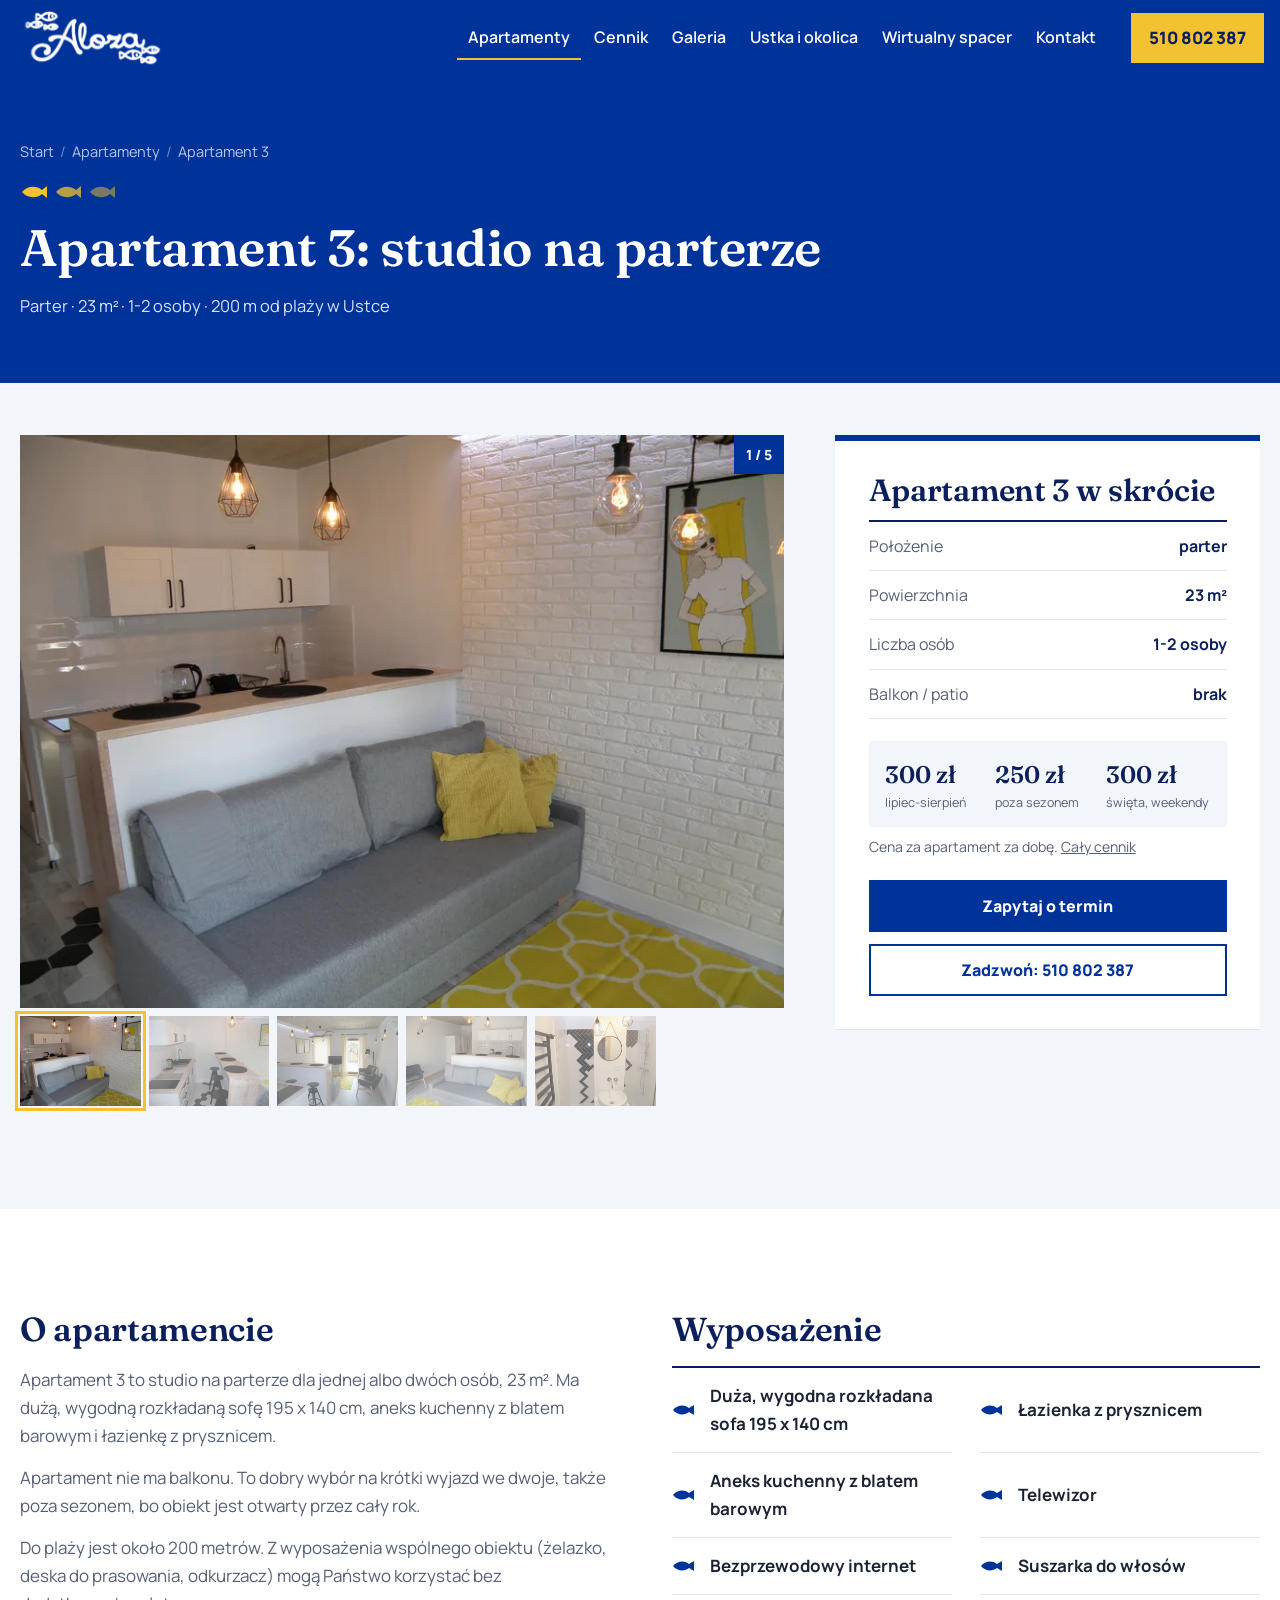
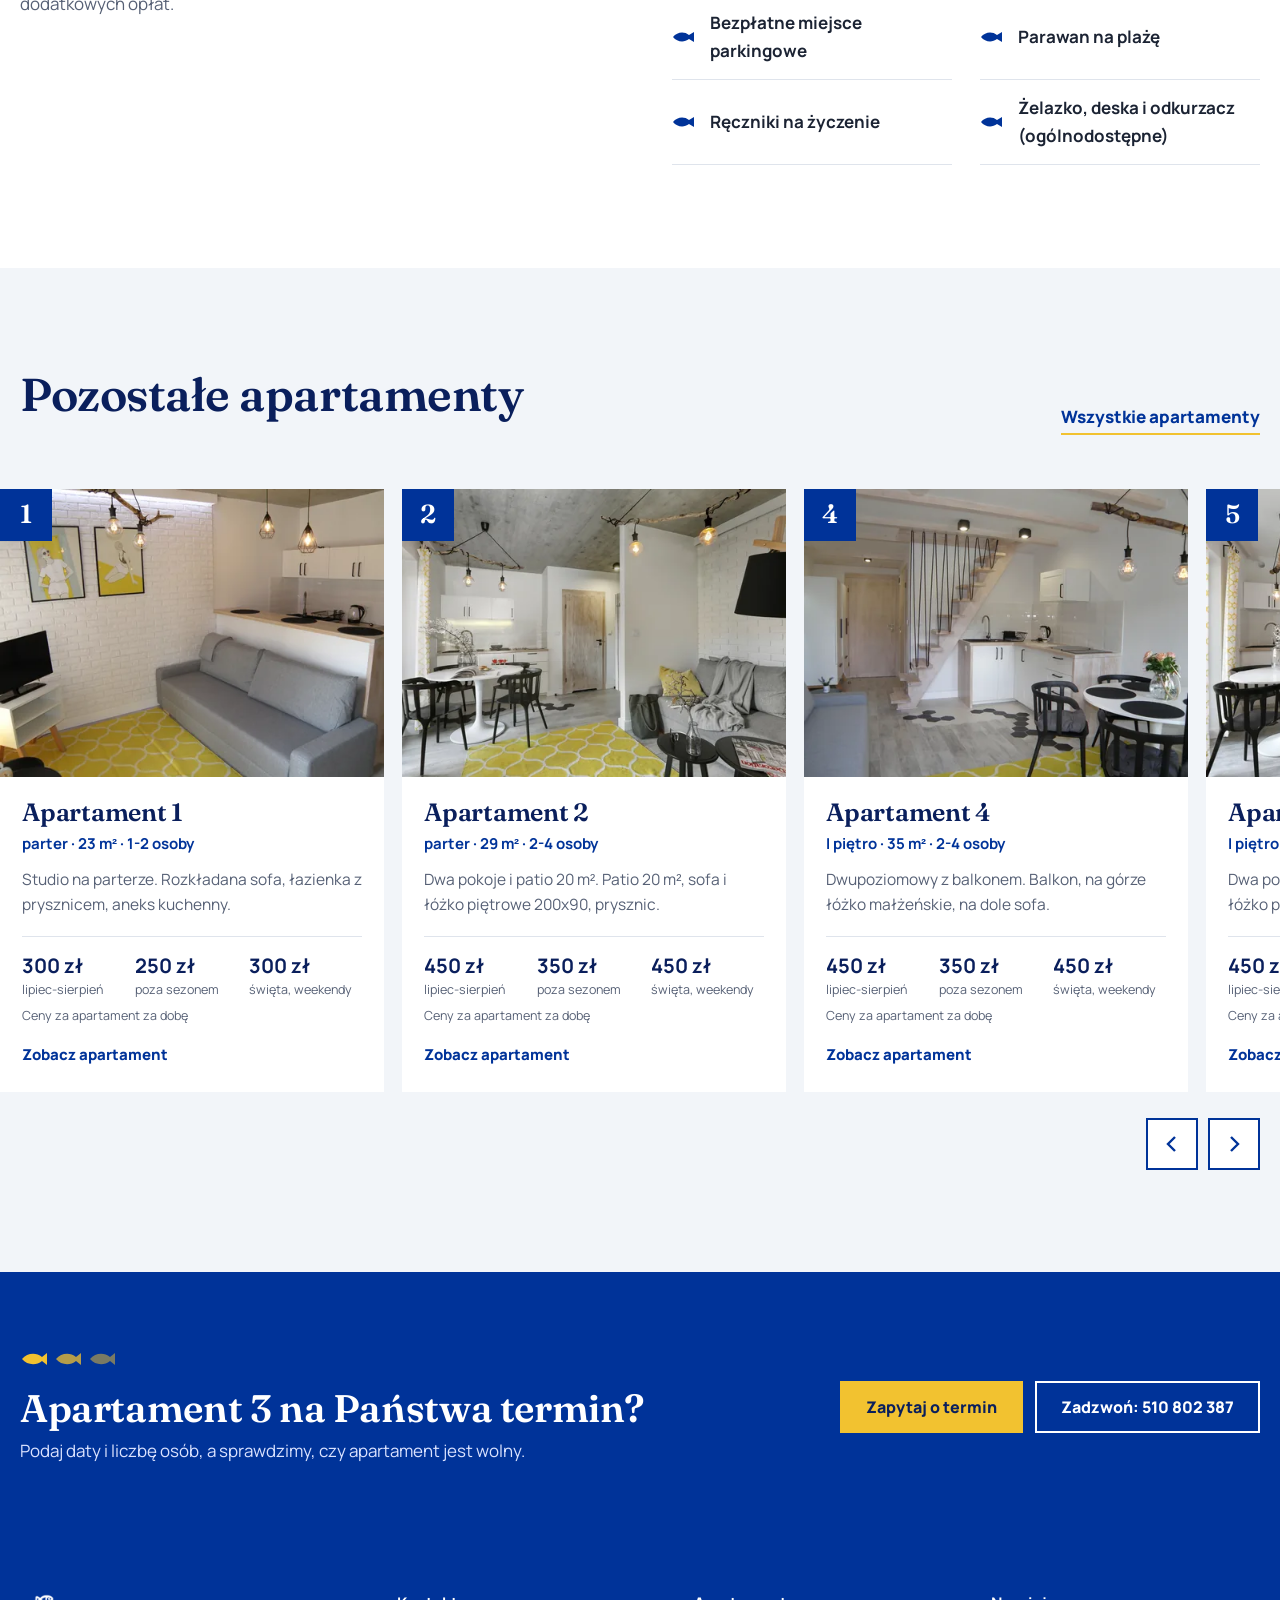
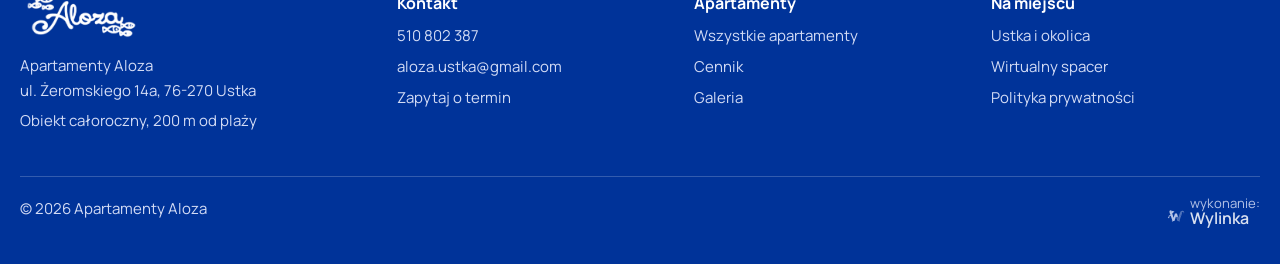
<file: apartament-3.html>
<!doctype html>
<html lang="pl">
<head>
<meta charset="utf-8">
<meta name="viewport" content="width=device-width,initial-scale=1">
<meta name="robots" content="noindex, nofollow" data-podglad>
<title>Apartament 3 w Ustce, 23 m², 1-2 osoby | Apartamenty Aloza</title>
<meta name="description" content="Apartament 3 w Ustce, 200 m od plaży: studio na parterze, parter, 23 m², dla 1-2 osób. Zdjęcia, wyposażenie i ceny od 250 zł za apartament za dobę.">
<link rel="canonical" href="https://aloza.com.pl/apartamenty-aloza/apartament-aloza-3/">
<meta property="og:type" content="website">
<meta property="og:locale" content="pl_PL">
<meta property="og:site_name" content="Apartamenty Aloza">
<meta property="og:title" content="Apartament 3 w Ustce, 23 m², 1-2 osoby | Apartamenty Aloza">
<meta property="og:description" content="Apartament 3 w Ustce, 200 m od plaży: studio na parterze, parter, 23 m², dla 1-2 osób. Zdjęcia, wyposażenie i ceny od 250 zł za apartament za dobę.">
<meta property="og:url" content="https://aloza.com.pl/apartamenty-aloza/apartament-aloza-3/">
<meta property="og:image" content="https://aloza.com.pl/img/ap/a3-n1-2400.webp">
<meta name="theme-color" content="#003399">
<link rel="preload" href="fonts/fraunces-rdzen.woff2" as="font" type="font/woff2" crossorigin>
<link rel="preload" href="fonts/manrope-rdzen.woff2" as="font" type="font/woff2" crossorigin>
<link rel="preload" as="image" href="img/ap/a3-n1-800.webp" imagesrcset="img/ap/a3-n1-480.webp 480w, img/ap/a3-n1-800.webp 800w, img/ap/a3-n1-1200.webp 1200w, img/ap/a3-n1-1600.webp 1600w, img/ap/a3-n1-1920.webp 1920w, img/ap/a3-n1-2400.webp 2400w" imagesizes="(max-width: 900px) 100vw, 780px">
<link rel="stylesheet" href="css/styl.css">
<link rel="icon" href="data:image/svg+xml,%3Csvg xmlns='http://www.w3.org/2000/svg' viewBox='0 0 64 64'%3E%3Crect width='64' height='64' rx='14' fill='%23003399'/%3E%3Cpath d='M12 32c8-11 24-13 34-3l8-6v18l-8-6c-10 10-26 8-34-3z' fill='%23F2C230'/%3E%3Ccircle cx='22' cy='31' r='2.5' fill='%23003399'/%3E%3C/svg%3E">
<script src="js/strona.js" defer></script>
<script type="application/ld+json">{"@context":"https://schema.org","@type":"BreadcrumbList","itemListElement":[{"@type":"ListItem","position":1,"name":"Start","item":"https://aloza.com.pl/"},{"@type":"ListItem","position":2,"name":"Apartamenty","item":"https://aloza.com.pl/apartamenty-aloza/"},{"@type":"ListItem","position":3,"name":"Apartament 3","item":"https://aloza.com.pl/apartamenty-aloza/apartament-aloza-3/"}]}</script>
<script type="application/ld+json">{"@context":"https://schema.org","@type":"Apartment","name":"Apartament 3 - Apartamenty Aloza","description":"Apartament 3 to studio na parterze dla jednej albo dwóch osób, 23 m². Ma dużą, wygodną rozkładaną sofę 195 x 140 cm, aneks kuchenny z blatem barowym i łazienkę z prysznicem.","url":"https://aloza.com.pl/apartamenty-aloza/apartament-aloza-3/","floorSize":{"@type":"QuantitativeValue","value":23,"unitCode":"MTK"},"numberOfRooms":1,"occupancy":{"@type":"QuantitativeValue","maxValue":2},"image":["https://aloza.com.pl/img/ap/a3-n1-2400.webp","https://aloza.com.pl/img/ap/a3-n2-2400.webp","https://aloza.com.pl/img/ap/a3-1-1000.webp"],"containedInPlace":{"@id":"https://aloza.com.pl/#obiekt"}}</script>
</head>
<body>
<a class="skip" href="#tresc">Przejdź do treści</a>
<header class="hdr">
 <div class="wrap">
  <a class="logo" href="index.html" aria-label="Apartamenty Aloza - strona główna"><img src="img/logo.png" width="309" height="134" alt="Aloza"></a>
  <nav class="menu" id="menu" aria-label="Menu główne">
   <ul><li><a href="apartamenty.html" aria-current="page">Apartamenty</a></li><li><a href="cennik.html">Cennik</a></li><li><a href="galeria.html">Galeria</a></li><li><a href="ustka.html">Ustka i okolica</a></li><li><a href="wirtualny-spacer.html">Wirtualny spacer</a></li><li><a href="kontakt.html">Kontakt</a></li></ul>
  </nav>
  <a class="tel" href="tel:+48510802387">510 802 387</a>
  <button class="burger" id="burger" type="button" aria-expanded="false" aria-controls="menu">Menu</button>
 </div>
</header>
<main id="tresc"><div class="phead"><div class="wrap bez-foto"><div><ol class="okr"><li><a href="index.html">Start</a></li><li><a href="apartamenty.html">Apartamenty</a></li><li aria-current="page">Apartament 3</li></ol><svg class="lawica" viewBox="0 0 96 20" aria-hidden="true" fill="currentColor"><path d="M2 10c5-6 14-7 20-2l5-4v12l-5-4c-6 5-15 4-20-2z"/><path d="M36 10c5-6 14-7 20-2l5-4v12l-5-4c-6 5-15 4-20-2z" opacity=".75"/><path d="M70 10c5-6 14-7 20-2l5-4v12l-5-4c-6 5-15 4-20-2z" opacity=".5"/></svg><h1>Apartament 3: studio na parterze</h1><p>Parter · 23 m² · 1-2 osoby · 200 m od plaży w Ustce</p></div></div></div><section class="ap-bg" style="padding-top:clamp(28px,4vw,56px)"><div class="wrap apg">
 <div>
  <div class="tor-w glowne" data-grupa>
   <div class="tor" data-tor><figure tabindex="0"><img src="img/ap/a3-n1-800.webp" srcset="img/ap/a3-n1-480.webp 480w, img/ap/a3-n1-800.webp 800w, img/ap/a3-n1-1200.webp 1200w, img/ap/a3-n1-1600.webp 1600w, img/ap/a3-n1-1920.webp 1920w, img/ap/a3-n1-2400.webp 2400w" sizes="(max-width: 900px) 100vw, 780px" width="2400" height="1800" alt="Rozkładana sofa z żółtymi poduszkami i blat barowy" data-duze="img/ap/a3-n1-2400.webp"></figure><figure tabindex="0"><img src="img/ap/a3-n2-800.webp" srcset="img/ap/a3-n2-480.webp 480w, img/ap/a3-n2-800.webp 800w, img/ap/a3-n2-1200.webp 1200w, img/ap/a3-n2-1600.webp 1600w, img/ap/a3-n2-1920.webp 1920w, img/ap/a3-n2-2400.webp 2400w" sizes="(max-width: 900px) 100vw, 780px" width="2400" height="1800" alt="Aneks kuchenny z blatem barowym i hokerami" data-duze="img/ap/a3-n2-2400.webp" loading="lazy"></figure><figure tabindex="0"><img src="img/ap/a3-1-800.webp" srcset="img/ap/a3-1-480.webp 480w, img/ap/a3-1-800.webp 800w, img/ap/a3-1-1000.webp 1000w" sizes="(max-width: 900px) 100vw, 780px" width="1000" height="750" alt="Pokój z sofą, fotelami i telewizorem" data-duze="img/ap/a3-1-1000.webp" loading="lazy"></figure><figure tabindex="0"><img src="img/ap/a3-2-800.webp" srcset="img/ap/a3-2-480.webp 480w, img/ap/a3-2-800.webp 800w, img/ap/a3-2-1000.webp 1000w" sizes="(max-width: 900px) 100vw, 780px" width="1000" height="750" alt="Rozkładana sofa z żółtymi poduszkami" data-duze="img/ap/a3-2-1000.webp" loading="lazy"></figure><figure tabindex="0"><img src="img/ap/a3-5-800.webp" srcset="img/ap/a3-5-480.webp 480w, img/ap/a3-5-800.webp 800w, img/ap/a3-5-1000.webp 1000w" sizes="(max-width: 900px) 100vw, 780px" width="1000" height="750" alt="Łazienka z prysznicem" data-duze="img/ap/a3-5-1000.webp" loading="lazy"></figure></div>
   <span class="licznik">1 / 5</span>
  </div>
  <div class="miniatury"><button type="button" aria-label="Zdjęcie 1: Rozkładana sofa z żółtymi poduszkami i blat barowy" aria-current="true"><img src="img/ap/a3-n1-480.webp" width="480" height="360" alt="" loading="lazy"></button><button type="button" aria-label="Zdjęcie 2: Aneks kuchenny z blatem barowym i hokerami" aria-current="false"><img src="img/ap/a3-n2-480.webp" width="480" height="360" alt="" loading="lazy"></button><button type="button" aria-label="Zdjęcie 3: Pokój z sofą, fotelami i telewizorem" aria-current="false"><img src="img/ap/a3-1-480.webp" width="480" height="360" alt="" loading="lazy"></button><button type="button" aria-label="Zdjęcie 4: Rozkładana sofa z żółtymi poduszkami" aria-current="false"><img src="img/ap/a3-2-480.webp" width="480" height="360" alt="" loading="lazy"></button><button type="button" aria-label="Zdjęcie 5: Łazienka z prysznicem" aria-current="false"><img src="img/ap/a3-5-480.webp" width="480" height="360" alt="" loading="lazy"></button></div>
 </div>
 <aside class="karta" aria-labelledby="karta-h">
  <h2 id="karta-h">Apartament 3 w skrócie</h2>
  <ul class="parametry"><li><span>Położenie</span><b>parter</b></li><li><span>Powierzchnia</span><b>23 m²</b></li><li><span>Liczba osób</span><b>1-2 osoby</b></li><li><span>Balkon / patio</span><b>brak</b></li></ul>
  <div class="ceny"><div><b>300 zł</b><span>lipiec-sierpień</span></div><div><b>250 zł</b><span>poza sezonem</span></div><div><b>300 zł</b><span>święta, weekendy</span></div></div>
  <p class="za-co">Cena za apartament za dobę. <a href="cennik.html">Cały cennik</a></p>
  <div class="przyc"><a class="btn btn-g" href="kontakt.html?apartament=3">Zapytaj o termin</a><a class="btn btn-r" href="tel:+48510802387">Zadzwoń: 510 802 387</a></div>
 </aside>
</div></section>
<section><div class="wrap dwie">
 <div class="opis"><h2>O apartamencie</h2><p>Apartament 3 to studio na parterze dla jednej albo dwóch osób, 23 m². Ma dużą, wygodną rozkładaną sofę 195 x 140 cm, aneks kuchenny z blatem barowym i łazienkę z prysznicem.</p><p>Apartament nie ma balkonu. To dobry wybór na krótki wyjazd we dwoje, także poza sezonem, bo obiekt jest otwarty przez cały rok.</p><p>Do plaży jest około 200 metrów. Z wyposażenia wspólnego obiektu (żelazko, deska do prasowania, odkurzacz) mogą Państwo korzystać bez dodatkowych opłat.</p></div>
 <div><h2>Wyposażenie</h2><ul class="lista-ryb"><li><svg width="26" height="12" viewBox="0 0 26 12" fill="currentColor" aria-hidden="true"><path d="M1 6c4-5 11-6 16-2l5-3v10l-5-3C12 12 5 11 1 6z"/></svg>Duża, wygodna rozkładana sofa 195 x 140 cm</li><li><svg width="26" height="12" viewBox="0 0 26 12" fill="currentColor" aria-hidden="true"><path d="M1 6c4-5 11-6 16-2l5-3v10l-5-3C12 12 5 11 1 6z"/></svg>Łazienka z prysznicem</li><li><svg width="26" height="12" viewBox="0 0 26 12" fill="currentColor" aria-hidden="true"><path d="M1 6c4-5 11-6 16-2l5-3v10l-5-3C12 12 5 11 1 6z"/></svg>Aneks kuchenny z blatem barowym</li><li><svg width="26" height="12" viewBox="0 0 26 12" fill="currentColor" aria-hidden="true"><path d="M1 6c4-5 11-6 16-2l5-3v10l-5-3C12 12 5 11 1 6z"/></svg>Telewizor</li><li><svg width="26" height="12" viewBox="0 0 26 12" fill="currentColor" aria-hidden="true"><path d="M1 6c4-5 11-6 16-2l5-3v10l-5-3C12 12 5 11 1 6z"/></svg>Bezprzewodowy internet</li><li><svg width="26" height="12" viewBox="0 0 26 12" fill="currentColor" aria-hidden="true"><path d="M1 6c4-5 11-6 16-2l5-3v10l-5-3C12 12 5 11 1 6z"/></svg>Suszarka do włosów</li><li><svg width="26" height="12" viewBox="0 0 26 12" fill="currentColor" aria-hidden="true"><path d="M1 6c4-5 11-6 16-2l5-3v10l-5-3C12 12 5 11 1 6z"/></svg>Bezpłatne miejsce parkingowe</li><li><svg width="26" height="12" viewBox="0 0 26 12" fill="currentColor" aria-hidden="true"><path d="M1 6c4-5 11-6 16-2l5-3v10l-5-3C12 12 5 11 1 6z"/></svg>Parawan na plażę</li><li><svg width="26" height="12" viewBox="0 0 26 12" fill="currentColor" aria-hidden="true"><path d="M1 6c4-5 11-6 16-2l5-3v10l-5-3C12 12 5 11 1 6z"/></svg>Ręczniki na życzenie</li><li><svg width="26" height="12" viewBox="0 0 26 12" fill="currentColor" aria-hidden="true"><path d="M1 6c4-5 11-6 16-2l5-3v10l-5-3C12 12 5 11 1 6z"/></svg>Żelazko, deska i odkurzacz (ogólnodostępne)</li></ul></div>
</div></section>
<section class="ap-bg"><div class="wrap">
 <div class="sek-h z-linkiem"><div><h2>Pozostałe apartamenty</h2></div><a class="lnk" href="apartamenty.html">Wszystkie apartamenty</a></div>
 <div class="tor-w"><div class="tor" data-tor><a class="ap" href="apartament-1.html"><div class="fot"><img src="img/a1-800.webp" srcset="img/a1-480.webp 480w, img/a1-800.webp 800w, img/a1-1000.webp 1000w" sizes="(max-width: 560px) 85vw, 390px" width="800" height="600" alt="Apartament 1: studio na parterze" loading="lazy"><span class="nr">1</span></div><div class="tr"><h3>Apartament 1</h3><p class="par">parter · 23 m² · 1-2 osoby</p><p class="op">Studio na parterze. Rozkładana sofa, łazienka z prysznicem, aneks kuchenny.</p><div class="ceny"><div><b>300 zł</b><span>lipiec-sierpień</span></div><div><b>250 zł</b><span>poza sezonem</span></div><div><b>300 zł</b><span>święta, weekendy</span></div></div><p class="za-dobe">Ceny za apartament za dobę</p><span class="wiecej">Zobacz apartament</span></div></a><a class="ap" href="apartament-2.html"><div class="fot"><img src="img/a2-800.webp" srcset="img/a2-480.webp 480w, img/a2-800.webp 800w, img/a2-1000.webp 1000w" sizes="(max-width: 560px) 85vw, 390px" width="800" height="600" alt="Apartament 2: dwa pokoje i patio 20 m²" loading="lazy"><span class="nr">2</span></div><div class="tr"><h3>Apartament 2</h3><p class="par">parter · 29 m² · 2-4 osoby</p><p class="op">Dwa pokoje i patio 20 m². Patio 20 m², sofa i łóżko piętrowe 200x90, prysznic.</p><div class="ceny"><div><b>450 zł</b><span>lipiec-sierpień</span></div><div><b>350 zł</b><span>poza sezonem</span></div><div><b>450 zł</b><span>święta, weekendy</span></div></div><p class="za-dobe">Ceny za apartament za dobę</p><span class="wiecej">Zobacz apartament</span></div></a><a class="ap" href="apartament-4.html"><div class="fot"><img src="img/a4-800.webp" srcset="img/a4-480.webp 480w, img/a4-800.webp 800w, img/a4-1000.webp 1000w" sizes="(max-width: 560px) 85vw, 390px" width="800" height="600" alt="Apartament 4: dwupoziomowy z balkonem" loading="lazy"><span class="nr">4</span></div><div class="tr"><h3>Apartament 4</h3><p class="par">I piętro · 35 m² · 2-4 osoby</p><p class="op">Dwupoziomowy z balkonem. Balkon, na górze łóżko małżeńskie, na dole sofa.</p><div class="ceny"><div><b>450 zł</b><span>lipiec-sierpień</span></div><div><b>350 zł</b><span>poza sezonem</span></div><div><b>450 zł</b><span>święta, weekendy</span></div></div><p class="za-dobe">Ceny za apartament za dobę</p><span class="wiecej">Zobacz apartament</span></div></a><a class="ap" href="apartament-5.html"><div class="fot"><img src="img/a5-800.webp" srcset="img/a5-480.webp 480w, img/a5-800.webp 800w, img/a5-1000.webp 1000w" sizes="(max-width: 560px) 85vw, 390px" width="800" height="600" alt="Apartament 5: dwa pokoje, balkon i taras" loading="lazy"><span class="nr">5</span></div><div class="tr"><h3>Apartament 5</h3><p class="par">I piętro · 29 m² · 2-4 osoby</p><p class="op">Dwa pokoje, balkon i taras. Balkon i taras, sofa i łóżko piętrowe 200x90.</p><div class="ceny"><div><b>450 zł</b><span>lipiec-sierpień</span></div><div><b>350 zł</b><span>poza sezonem</span></div><div><b>450 zł</b><span>święta, weekendy</span></div></div><p class="za-dobe">Ceny za apartament za dobę</p><span class="wiecej">Zobacz apartament</span></div></a><a class="ap" href="apartament-6.html"><div class="fot"><img src="img/a6-800.webp" srcset="img/a6-480.webp 480w, img/a6-800.webp 800w, img/a6-1000.webp 1000w" sizes="(max-width: 560px) 85vw, 390px" width="800" height="600" alt="Apartament 6: dwupoziomowy z balkonem" loading="lazy"><span class="nr">6</span></div><div class="tr"><h3>Apartament 6</h3><p class="par">I piętro · 35 m² · 2-4 osoby</p><p class="op">Dwupoziomowy z balkonem. Balkon, na górze łóżko małżeńskie, na dole sofa.</p><div class="ceny"><div><b>450 zł</b><span>lipiec-sierpień</span></div><div><b>350 zł</b><span>poza sezonem</span></div><div><b>450 zł</b><span>święta, weekendy</span></div></div><p class="za-dobe">Ceny za apartament za dobę</p><span class="wiecej">Zobacz apartament</span></div></a><a class="ap" href="apartament-7.html"><div class="fot"><img src="img/a7-800.webp" srcset="img/a7-480.webp 480w, img/a7-800.webp 800w, img/a7-1000.webp 1000w" sizes="(max-width: 560px) 85vw, 390px" width="800" height="600" alt="Apartament 7: poddasze z wanną" loading="lazy"><span class="nr">7</span></div><div class="tr"><h3>Apartament 7</h3><p class="par">II piętro · 40 m² · 2-3 osoby</p><p class="op">Poddasze z wanną. Poddasze, dwie rozkładane sofy, łazienka z wanną.</p><div class="ceny"><div><b>350 zł</b><span>lipiec-sierpień</span></div><div><b>300 zł</b><span>poza sezonem</span></div><div><b>350 zł</b><span>święta, weekendy</span></div></div><p class="za-dobe">Ceny za apartament za dobę</p><span class="wiecej">Zobacz apartament</span></div></a></div><div class="strz"><button type="button" data-w="-1" aria-label="Poprzednie apartamenty"><svg width="20" height="20" viewBox="0 0 20 20" aria-hidden="true"><path d="M13 3 6 10l7 7" fill="none" stroke="currentColor" stroke-width="2.4"/></svg></button><button type="button" data-w="1" aria-label="Następne apartamenty"><svg width="20" height="20" viewBox="0 0 20 20" aria-hidden="true"><path d="m7 3 7 7-7 7" fill="none" stroke="currentColor" stroke-width="2.4"/></svg></button></div></div>
</div></section>
<section class="cta"><div class="wrap"><div><svg class="lawica" viewBox="0 0 96 20" aria-hidden="true" fill="currentColor"><path d="M2 10c5-6 14-7 20-2l5-4v12l-5-4c-6 5-15 4-20-2z"/><path d="M36 10c5-6 14-7 20-2l5-4v12l-5-4c-6 5-15 4-20-2z" opacity=".75"/><path d="M70 10c5-6 14-7 20-2l5-4v12l-5-4c-6 5-15 4-20-2z" opacity=".5"/></svg><h2>Apartament 3 na Państwa termin?</h2><p>Podaj daty i liczbę osób, a sprawdzimy, czy apartament jest wolny.</p></div><div class="przyc"><a class="btn btn-z" href="kontakt.html?apartament=3">Zapytaj o termin</a><a class="btn btn-o" href="tel:+48510802387">Zadzwoń: 510 802 387</a></div></div></section>
</main>
<footer class="stopka">
 <div class="wrap">
  <div><img src="img/logo.png" width="309" height="134" alt="Aloza" loading="lazy"><p>Apartamenty Aloza<br>ul. Żeromskiego 14a, 76-270 Ustka</p><p>Obiekt całoroczny, 200 m od plaży</p></div>
  <div><b>Kontakt</b><p><a href="tel:+48510802387">510 802 387</a></p><p><a href="mailto:aloza.ustka@gmail.com">aloza.ustka@gmail.com</a></p><p><a href="kontakt.html">Zapytaj o termin</a></p></div>
  <div><b>Apartamenty</b><p><a href="apartamenty.html">Wszystkie apartamenty</a></p><p><a href="cennik.html">Cennik</a></p><p><a href="galeria.html">Galeria</a></p></div>
  <div><b>Na miejscu</b><p><a href="ustka.html">Ustka i okolica</a></p><p><a href="wirtualny-spacer.html">Wirtualny spacer</a></p><p><a href="polityka-prywatnosci.html">Polityka prywatności</a></p></div>
  <div class="dol"><span>© 2026 Apartamenty Aloza</span><a class="wylinka-badge" href="https://wylinka.pl/?utm_source=aloza.com.pl&amp;utm_medium=stopka&amp;utm_campaign=wykonanie" rel="noopener" title="Strona wykonana przez Wylinka"><svg viewBox="0 0 64 64" aria-hidden="true" focusable="false" fill="currentColor"><path d="M9.8 22.8l-1.2-7.9 2.2-3.7 15.5 4.6-.5 1.5-7.2 5.5 4.7 15.6 5-15.6 7 0 4.1 12.7-4.2-.9-2.6 1.8-.8-2.2-5.3 15.6-4.3 0 .4 .2-2.1 2.8-1.3-1.1 1.1-1.4-3.1 .2-.1-1.7 2.2-.1-5.7-16.5-4.8 .6-.8 3.1 0 .5-.3 .5 .8 2.2-1.6 .5-.4-1.3-.8 1.6-1.5-.8 .8-1.6-1.4 .6-.6-1.6 2.3-.8 .2-.4 1.3-4.8 5.9-.8-2.4-6.9zM15.2 13.7l-.1-.4-.4 .8-.1 .8 .1 1 .1 .4 .3 .7 .3-.9 .1-.7 0-.8z"/><path class="wy-pod" d="M37.1 49.8l-4.5-13.3 2.6-1.8 4.2 .9 .9 2.8 3-9.7 0-.5 .1-.8 3.2-8.4 .5-1 .6-1 .9-1.1 1.3-1 1.1-.7 1.4-.5 1.4-.3 .7 0 .9 0 1.2 .3 1.4 .6 .8 .5 .7 .7 .6 .7 .5 .9 .3 .9 .1 .9 0 .8-.2 .9-.5 .9-.5 .6-.7 .5-.7 .3-.1-.1 0-.1 .5-.5 .3-.7 .2-.5 0-.6-.1-.6-.3-.7-.4-.5-.4-.4-.5-.3-.6-.3-.7 0-.7 .1-.6 .1-.5 .4-.5 .5-.3 .5-.2 .7-.1 1.5-1.4 5.1-.8 3.3-.3 .7-.5 .7-6 17.5 1.9 .1-.1 1.7-3.1-.2 1.1 1.4-1.3 1.1-2.1-2.8 .4-.2z"/><path class="wy-old" d="M40.8 50l.4-.2-4.1 0-4.2-12.5 2.5-1.7 4.3 .9 .6 1.9 .6-1.6 0-.3 2.4-7.8 0-.5 .1-.8 3.2-8.4 .4-.8 .6-.9 .9-1.2 .9-.9 1.3-.8 1.4-.6 1.2-.3 1.4-.1 1.3 .1 .6 .2 .8 .3 1.1 .6 .9 .7 .7 .9 .5 .9 .3 .9 .1 1.1-.1 .9-.3 .9-.4 .7-.6 .7-.6 .4-.6 .2-.1-.1 0-.1 .5-.5 .3-.7 .2-.5 0-.5-.1-.6-.2-.6-.3-.5-.4-.5-.5-.3-.6-.3-.7-.1-.6 0-.6 .1-.6 .3-.6 .5-.3 .4-.2 .5-.1 .5-.1 1.5-1.4 5.1-.8 3.3-.3 .7-.5 .7-6 17.5 1.9 .1-.1 1.7-3.1-.2 1.1 1.4-1.3 1.1zM49.6 17.1l.6 1.7-1.5 1.9 .4 .4 1.8-2.1-.7-2.1zM48.1 28.3l.5 1.8-1.7 1.8 .4 .4 1.9-2-.6-2.2zM37.9 41.7l1.7-1.5-.4-.4-1.7 1.4zM42.6 38.7l-1.5 2.8 1.1 2-1.3 2.6 .5 .2 1.5-2.8-1.1-2 1.4-2.5z"/></svg><span>wykonanie: <b>Wylinka</b></span></a></div>
 </div>
</footer>
<div class="lb" id="lb" role="dialog" aria-modal="true" aria-label="Powiększone zdjęcie"><img alt=""><button type="button" class="zam" aria-label="Zamknij">×</button><button type="button" class="pop" aria-label="Poprzednie zdjęcie">‹</button><button type="button" class="nas" aria-label="Następne zdjęcie">›</button><p class="lbl"></p></div>
</body>
</html>
</file>
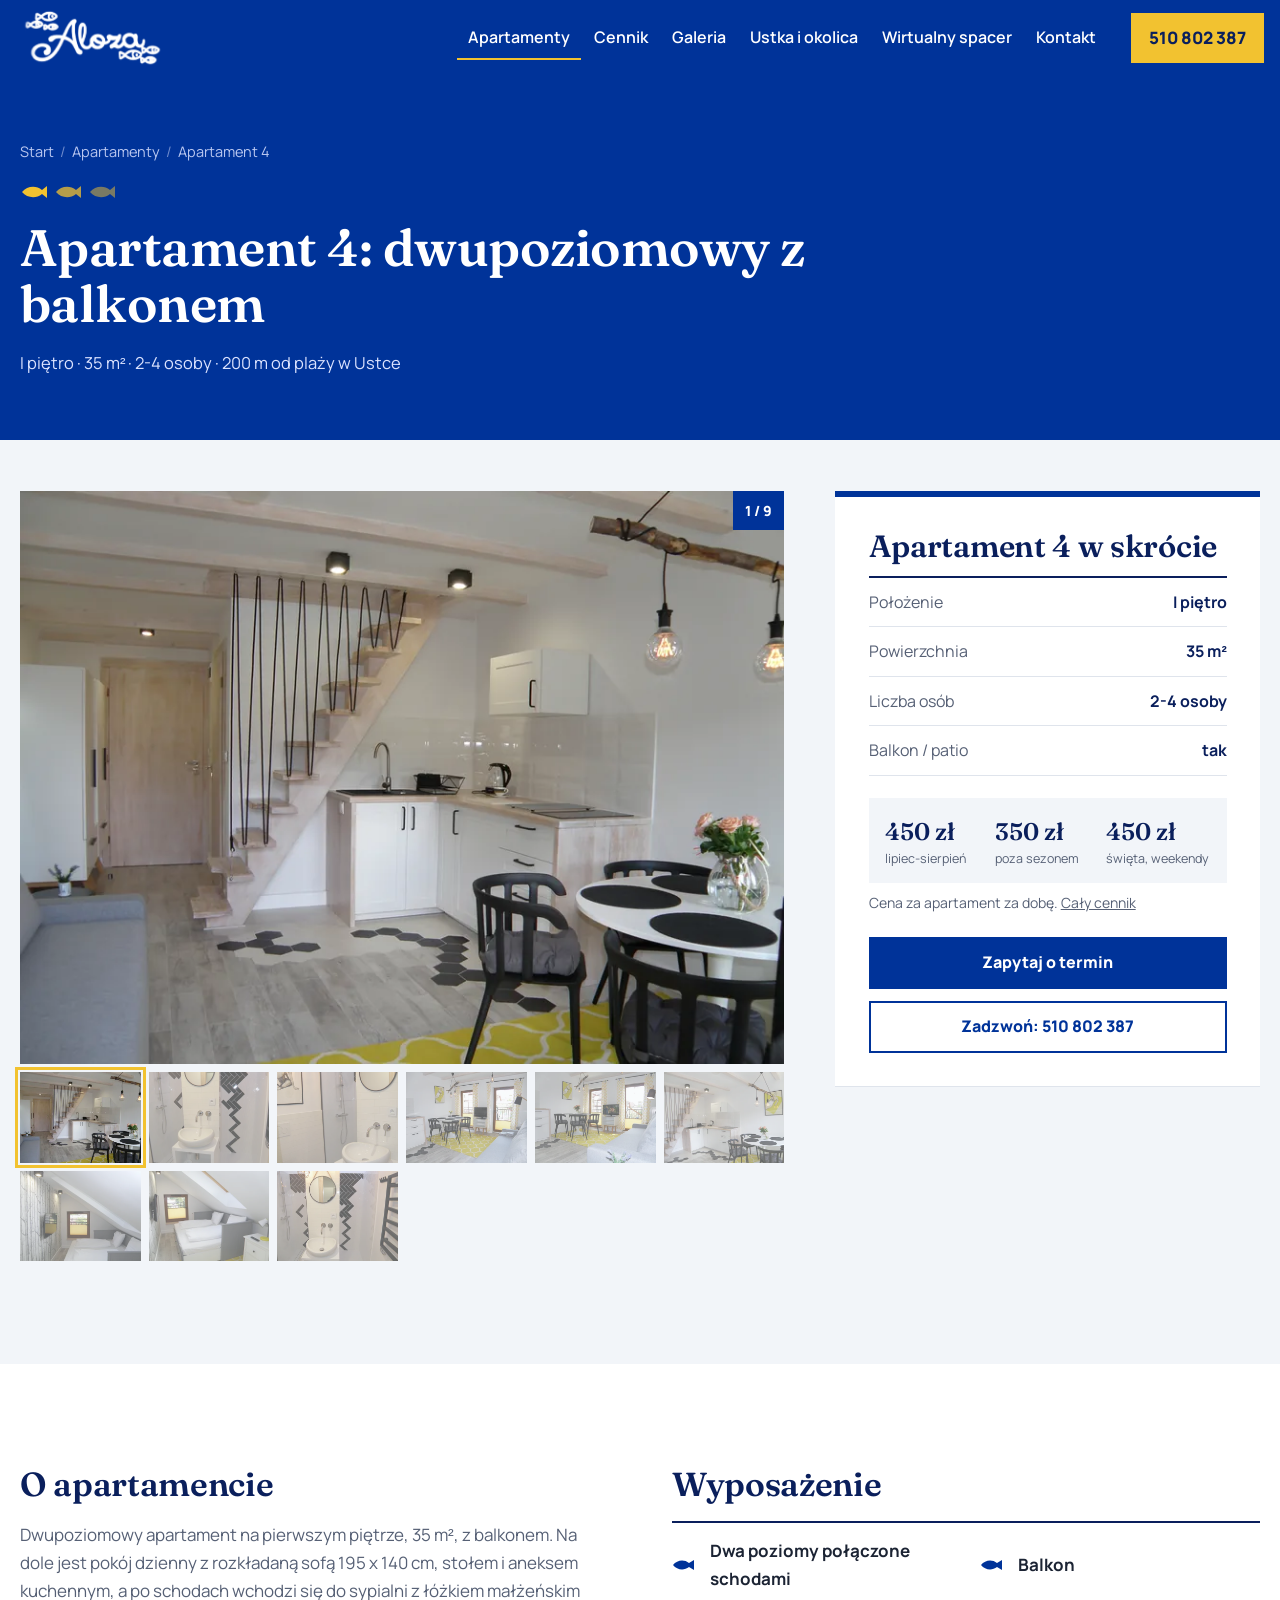
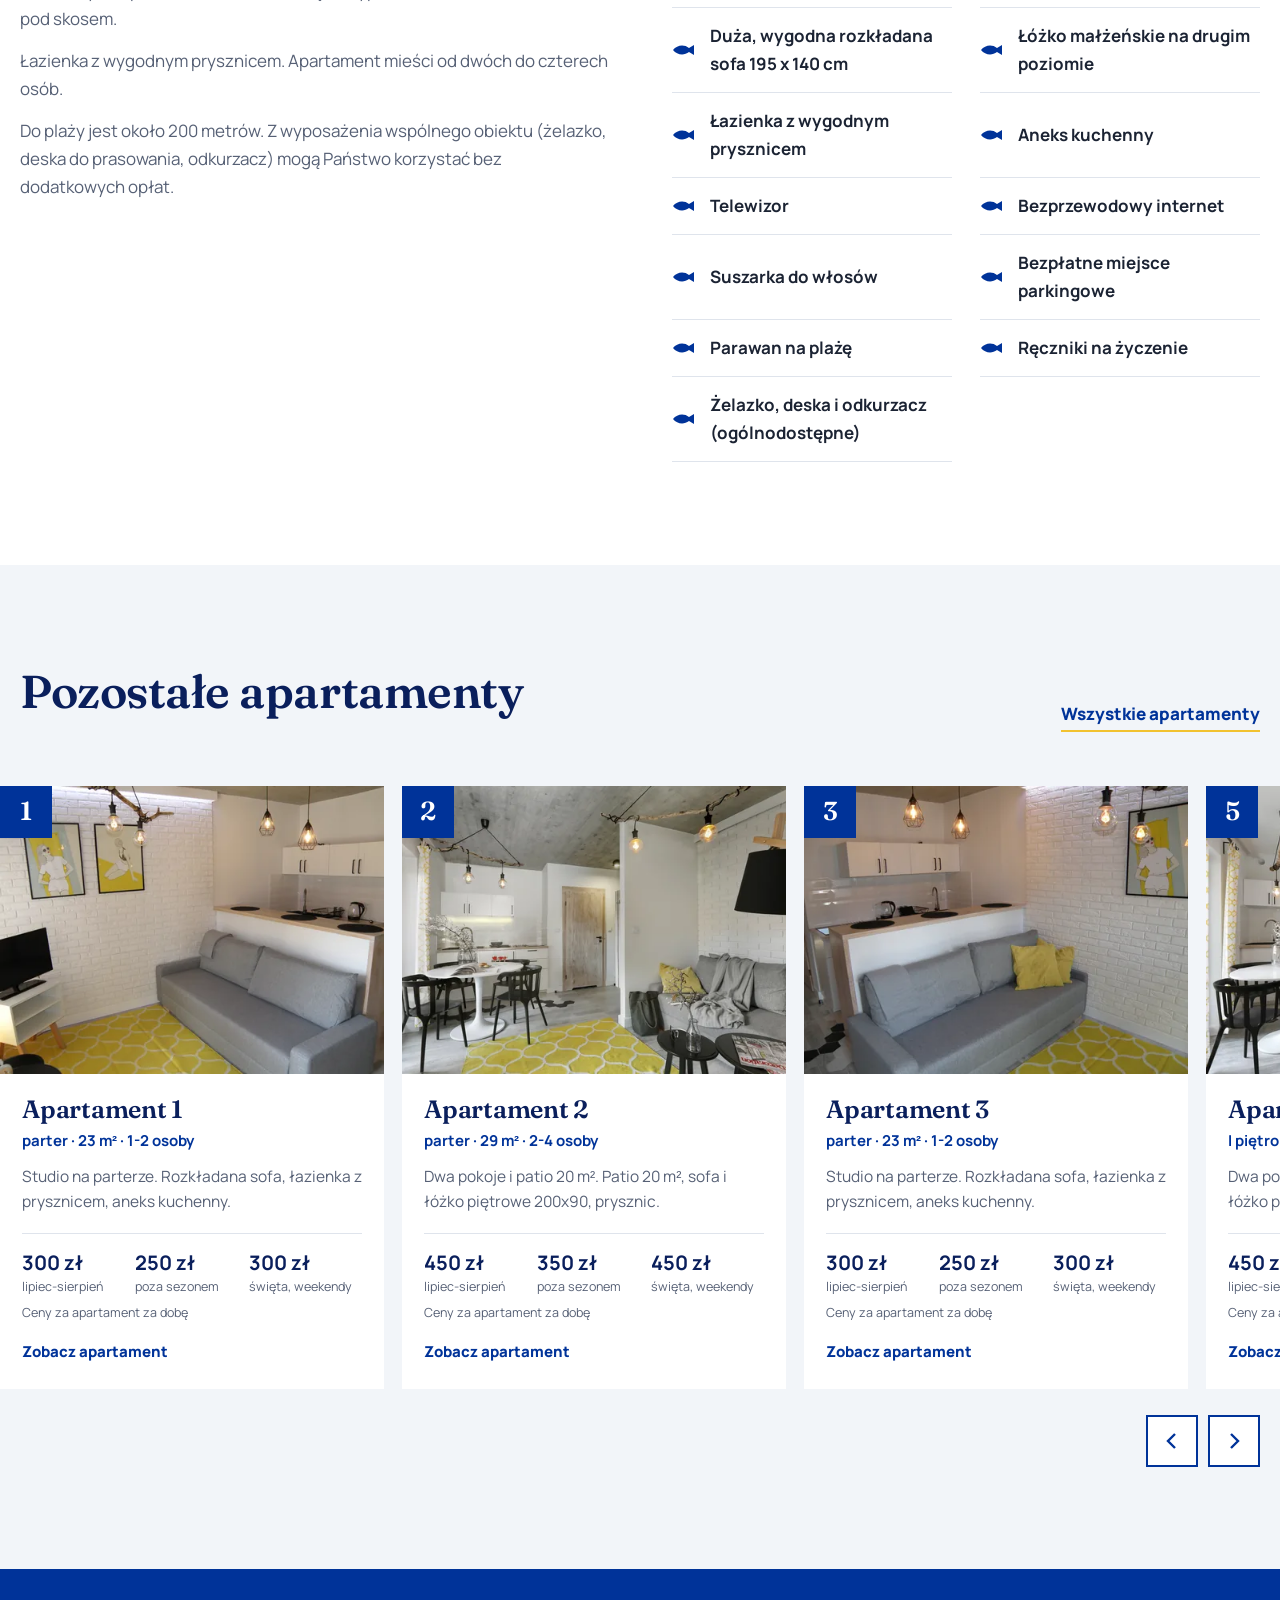
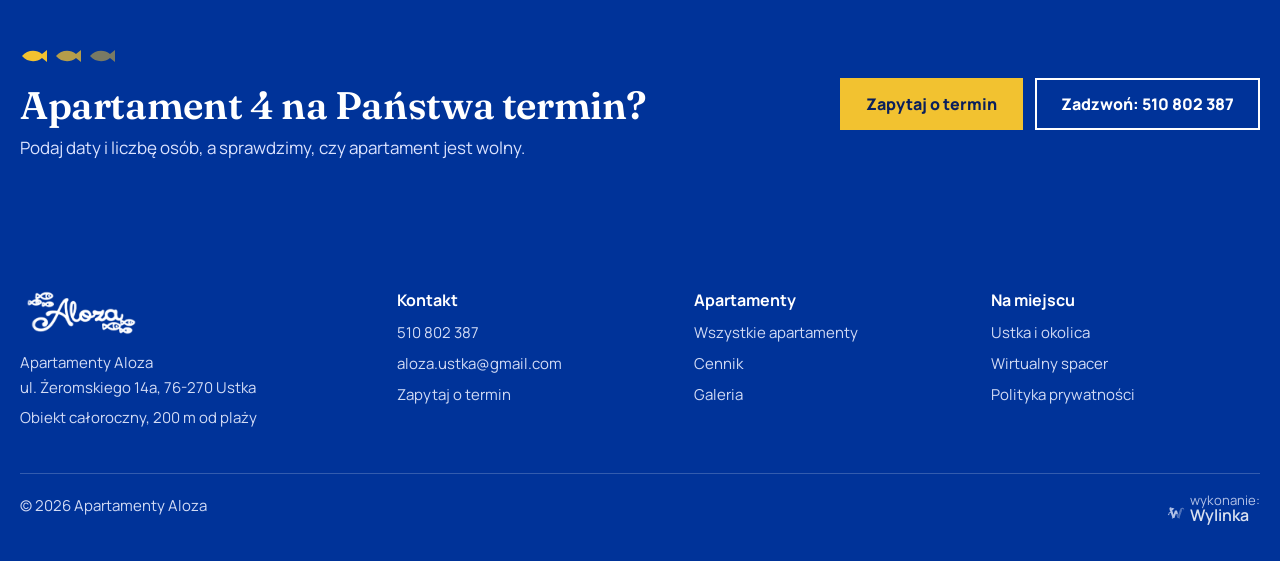
<file: apartament-4.html>
<!doctype html>
<html lang="pl">
<head>
<meta charset="utf-8">
<meta name="viewport" content="width=device-width,initial-scale=1">
<meta name="robots" content="noindex, nofollow" data-podglad>
<title>Apartament 4 w Ustce, 35 m², 2-4 osoby | Apartamenty Aloza</title>
<meta name="description" content="Apartament 4 w Ustce, 200 m od plaży: dwupoziomowy z balkonem, I piętro, 35 m², dla 2-4 osób. Zdjęcia, wyposażenie i ceny od 350 zł za apartament za dobę.">
<link rel="canonical" href="https://aloza.com.pl/apartamenty-aloza/apartament-aloza-4/">
<meta property="og:type" content="website">
<meta property="og:locale" content="pl_PL">
<meta property="og:site_name" content="Apartamenty Aloza">
<meta property="og:title" content="Apartament 4 w Ustce, 35 m², 2-4 osoby | Apartamenty Aloza">
<meta property="og:description" content="Apartament 4 w Ustce, 200 m od plaży: dwupoziomowy z balkonem, I piętro, 35 m², dla 2-4 osób. Zdjęcia, wyposażenie i ceny od 350 zł za apartament za dobę.">
<meta property="og:url" content="https://aloza.com.pl/apartamenty-aloza/apartament-aloza-4/">
<meta property="og:image" content="https://aloza.com.pl/img/ap/a4-n1-2400.webp">
<meta name="theme-color" content="#003399">
<link rel="preload" href="fonts/fraunces-rdzen.woff2" as="font" type="font/woff2" crossorigin>
<link rel="preload" href="fonts/manrope-rdzen.woff2" as="font" type="font/woff2" crossorigin>
<link rel="preload" as="image" href="img/ap/a4-n1-800.webp" imagesrcset="img/ap/a4-n1-480.webp 480w, img/ap/a4-n1-800.webp 800w, img/ap/a4-n1-1200.webp 1200w, img/ap/a4-n1-1600.webp 1600w, img/ap/a4-n1-1920.webp 1920w, img/ap/a4-n1-2400.webp 2400w" imagesizes="(max-width: 900px) 100vw, 780px">
<link rel="stylesheet" href="css/styl.css">
<link rel="icon" href="data:image/svg+xml,%3Csvg xmlns='http://www.w3.org/2000/svg' viewBox='0 0 64 64'%3E%3Crect width='64' height='64' rx='14' fill='%23003399'/%3E%3Cpath d='M12 32c8-11 24-13 34-3l8-6v18l-8-6c-10 10-26 8-34-3z' fill='%23F2C230'/%3E%3Ccircle cx='22' cy='31' r='2.5' fill='%23003399'/%3E%3C/svg%3E">
<script src="js/strona.js" defer></script>
<script type="application/ld+json">{"@context":"https://schema.org","@type":"BreadcrumbList","itemListElement":[{"@type":"ListItem","position":1,"name":"Start","item":"https://aloza.com.pl/"},{"@type":"ListItem","position":2,"name":"Apartamenty","item":"https://aloza.com.pl/apartamenty-aloza/"},{"@type":"ListItem","position":3,"name":"Apartament 4","item":"https://aloza.com.pl/apartamenty-aloza/apartament-aloza-4/"}]}</script>
<script type="application/ld+json">{"@context":"https://schema.org","@type":"Apartment","name":"Apartament 4 - Apartamenty Aloza","description":"Dwupoziomowy apartament na pierwszym piętrze, 35 m², z balkonem. Na dole jest pokój dzienny z rozkładaną sofą 195 x 140 cm, stołem i aneksem kuchennym, a po schodach wchodzi się do sypialni z łóżkiem małżeńskim pod skosem.","url":"https://aloza.com.pl/apartamenty-aloza/apartament-aloza-4/","floorSize":{"@type":"QuantitativeValue","value":35,"unitCode":"MTK"},"numberOfRooms":2,"occupancy":{"@type":"QuantitativeValue","maxValue":4},"image":["https://aloza.com.pl/img/ap/a4-n1-2400.webp","https://aloza.com.pl/img/ap/a4-n2-1600.webp","https://aloza.com.pl/img/ap/a4-n3-1600.webp"],"containedInPlace":{"@id":"https://aloza.com.pl/#obiekt"}}</script>
</head>
<body>
<a class="skip" href="#tresc">Przejdź do treści</a>
<header class="hdr">
 <div class="wrap">
  <a class="logo" href="index.html" aria-label="Apartamenty Aloza - strona główna"><img src="img/logo.png" width="309" height="134" alt="Aloza"></a>
  <nav class="menu" id="menu" aria-label="Menu główne">
   <ul><li><a href="apartamenty.html" aria-current="page">Apartamenty</a></li><li><a href="cennik.html">Cennik</a></li><li><a href="galeria.html">Galeria</a></li><li><a href="ustka.html">Ustka i okolica</a></li><li><a href="wirtualny-spacer.html">Wirtualny spacer</a></li><li><a href="kontakt.html">Kontakt</a></li></ul>
  </nav>
  <a class="tel" href="tel:+48510802387">510 802 387</a>
  <button class="burger" id="burger" type="button" aria-expanded="false" aria-controls="menu">Menu</button>
 </div>
</header>
<main id="tresc"><div class="phead"><div class="wrap bez-foto"><div><ol class="okr"><li><a href="index.html">Start</a></li><li><a href="apartamenty.html">Apartamenty</a></li><li aria-current="page">Apartament 4</li></ol><svg class="lawica" viewBox="0 0 96 20" aria-hidden="true" fill="currentColor"><path d="M2 10c5-6 14-7 20-2l5-4v12l-5-4c-6 5-15 4-20-2z"/><path d="M36 10c5-6 14-7 20-2l5-4v12l-5-4c-6 5-15 4-20-2z" opacity=".75"/><path d="M70 10c5-6 14-7 20-2l5-4v12l-5-4c-6 5-15 4-20-2z" opacity=".5"/></svg><h1>Apartament 4: dwupoziomowy z balkonem</h1><p>I piętro · 35 m² · 2-4 osoby · 200 m od plaży w Ustce</p></div></div></div><section class="ap-bg" style="padding-top:clamp(28px,4vw,56px)"><div class="wrap apg">
 <div>
  <div class="tor-w glowne" data-grupa>
   <div class="tor" data-tor><figure tabindex="0"><img src="img/ap/a4-n1-800.webp" srcset="img/ap/a4-n1-480.webp 480w, img/ap/a4-n1-800.webp 800w, img/ap/a4-n1-1200.webp 1200w, img/ap/a4-n1-1600.webp 1600w, img/ap/a4-n1-1920.webp 1920w, img/ap/a4-n1-2400.webp 2400w" sizes="(max-width: 900px) 100vw, 780px" width="2400" height="1800" alt="Pokój dzienny z aneksem kuchennym, stołem i schodami na górny poziom" data-duze="img/ap/a4-n1-2400.webp"></figure><figure class="pion" tabindex="0"><img src="img/ap/a4-n2-800.webp" srcset="img/ap/a4-n2-480.webp 480w, img/ap/a4-n2-800.webp 800w, img/ap/a4-n2-1200.webp 1200w, img/ap/a4-n2-1600.webp 1600w" sizes="(max-width: 900px) 100vw, 780px" width="1600" height="2133" alt="Łazienka z prysznicem, umywalką nablatową i okrągłym lustrem" data-duze="img/ap/a4-n2-1600.webp" loading="lazy"></figure><figure class="pion" tabindex="0"><img src="img/ap/a4-n3-800.webp" srcset="img/ap/a4-n3-480.webp 480w, img/ap/a4-n3-800.webp 800w, img/ap/a4-n3-1200.webp 1200w, img/ap/a4-n3-1600.webp 1600w" sizes="(max-width: 900px) 100vw, 780px" width="1600" height="2133" alt="Łazienka z prysznicem, okrągłym lustrem i grafiką" data-duze="img/ap/a4-n3-1600.webp" loading="lazy"></figure><figure tabindex="0"><img src="img/ap/a4-1-800.webp" srcset="img/ap/a4-1-480.webp 480w, img/ap/a4-1-800.webp 800w, img/ap/a4-1-1000.webp 1000w" sizes="(max-width: 900px) 100vw, 780px" width="1000" height="750" alt="Pokój dzienny ze stołem i wyjściem na balkon" data-duze="img/ap/a4-1-1000.webp" loading="lazy"></figure><figure tabindex="0"><img src="img/ap/a4-2-800.webp" srcset="img/ap/a4-2-480.webp 480w, img/ap/a4-2-800.webp 800w, img/ap/a4-2-1000.webp 1000w" sizes="(max-width: 900px) 100vw, 780px" width="1000" height="750" alt="Stół, telewizor i drzwi balkonowe" data-duze="img/ap/a4-2-1000.webp" loading="lazy"></figure><figure tabindex="0"><img src="img/ap/a4-3-800.webp" srcset="img/ap/a4-3-480.webp 480w, img/ap/a4-3-800.webp 800w, img/ap/a4-3-1000.webp 1000w" sizes="(max-width: 900px) 100vw, 780px" width="1000" height="750" alt="Aneks kuchenny i schody na górny poziom" data-duze="img/ap/a4-3-1000.webp" loading="lazy"></figure><figure tabindex="0"><img src="img/ap/a4-5-800.webp" srcset="img/ap/a4-5-480.webp 480w, img/ap/a4-5-800.webp 800w, img/ap/a4-5-1000.webp 1000w" sizes="(max-width: 900px) 100vw, 780px" width="1000" height="750" alt="Sypialnia z łóżkiem małżeńskim na górnym poziomie" data-duze="img/ap/a4-5-1000.webp" loading="lazy"></figure><figure tabindex="0"><img src="img/ap/a4-6-800.webp" srcset="img/ap/a4-6-480.webp 480w, img/ap/a4-6-800.webp 800w, img/ap/a4-6-1000.webp 1000w" sizes="(max-width: 900px) 100vw, 780px" width="1000" height="750" alt="Łóżko małżeńskie pod skosem" data-duze="img/ap/a4-6-1000.webp" loading="lazy"></figure><figure tabindex="0"><img src="img/ap/a4-7-800.webp" srcset="img/ap/a4-7-480.webp 480w, img/ap/a4-7-800.webp 800w, img/ap/a4-7-1000.webp 1000w" sizes="(max-width: 900px) 100vw, 780px" width="1000" height="750" alt="Łazienka z prysznicem" data-duze="img/ap/a4-7-1000.webp" loading="lazy"></figure></div>
   <span class="licznik">1 / 9</span>
  </div>
  <div class="miniatury"><button type="button" aria-label="Zdjęcie 1: Pokój dzienny z aneksem kuchennym, stołem i schodami na górny poziom" aria-current="true"><img src="img/ap/a4-n1-480.webp" width="480" height="360" alt="" loading="lazy"></button><button type="button" aria-label="Zdjęcie 2: Łazienka z prysznicem, umywalką nablatową i okrągłym lustrem" aria-current="false"><img src="img/ap/a4-n2-480.webp" width="480" height="640" alt="" loading="lazy"></button><button type="button" aria-label="Zdjęcie 3: Łazienka z prysznicem, okrągłym lustrem i grafiką" aria-current="false"><img src="img/ap/a4-n3-480.webp" width="480" height="640" alt="" loading="lazy"></button><button type="button" aria-label="Zdjęcie 4: Pokój dzienny ze stołem i wyjściem na balkon" aria-current="false"><img src="img/ap/a4-1-480.webp" width="480" height="360" alt="" loading="lazy"></button><button type="button" aria-label="Zdjęcie 5: Stół, telewizor i drzwi balkonowe" aria-current="false"><img src="img/ap/a4-2-480.webp" width="480" height="360" alt="" loading="lazy"></button><button type="button" aria-label="Zdjęcie 6: Aneks kuchenny i schody na górny poziom" aria-current="false"><img src="img/ap/a4-3-480.webp" width="480" height="360" alt="" loading="lazy"></button><button type="button" aria-label="Zdjęcie 7: Sypialnia z łóżkiem małżeńskim na górnym poziomie" aria-current="false"><img src="img/ap/a4-5-480.webp" width="480" height="360" alt="" loading="lazy"></button><button type="button" aria-label="Zdjęcie 8: Łóżko małżeńskie pod skosem" aria-current="false"><img src="img/ap/a4-6-480.webp" width="480" height="360" alt="" loading="lazy"></button><button type="button" aria-label="Zdjęcie 9: Łazienka z prysznicem" aria-current="false"><img src="img/ap/a4-7-480.webp" width="480" height="360" alt="" loading="lazy"></button></div>
 </div>
 <aside class="karta" aria-labelledby="karta-h">
  <h2 id="karta-h">Apartament 4 w skrócie</h2>
  <ul class="parametry"><li><span>Położenie</span><b>I piętro</b></li><li><span>Powierzchnia</span><b>35 m²</b></li><li><span>Liczba osób</span><b>2-4 osoby</b></li><li><span>Balkon / patio</span><b>tak</b></li></ul>
  <div class="ceny"><div><b>450 zł</b><span>lipiec-sierpień</span></div><div><b>350 zł</b><span>poza sezonem</span></div><div><b>450 zł</b><span>święta, weekendy</span></div></div>
  <p class="za-co">Cena za apartament za dobę. <a href="cennik.html">Cały cennik</a></p>
  <div class="przyc"><a class="btn btn-g" href="kontakt.html?apartament=4">Zapytaj o termin</a><a class="btn btn-r" href="tel:+48510802387">Zadzwoń: 510 802 387</a></div>
 </aside>
</div></section>
<section><div class="wrap dwie">
 <div class="opis"><h2>O apartamencie</h2><p>Dwupoziomowy apartament na pierwszym piętrze, 35 m², z balkonem. Na dole jest pokój dzienny z rozkładaną sofą 195 x 140 cm, stołem i aneksem kuchennym, a po schodach wchodzi się do sypialni z łóżkiem małżeńskim pod skosem.</p><p>Łazienka z wygodnym prysznicem. Apartament mieści od dwóch do czterech osób.</p><p>Do plaży jest około 200 metrów. Z wyposażenia wspólnego obiektu (żelazko, deska do prasowania, odkurzacz) mogą Państwo korzystać bez dodatkowych opłat.</p></div>
 <div><h2>Wyposażenie</h2><ul class="lista-ryb"><li><svg width="26" height="12" viewBox="0 0 26 12" fill="currentColor" aria-hidden="true"><path d="M1 6c4-5 11-6 16-2l5-3v10l-5-3C12 12 5 11 1 6z"/></svg>Dwa poziomy połączone schodami</li><li><svg width="26" height="12" viewBox="0 0 26 12" fill="currentColor" aria-hidden="true"><path d="M1 6c4-5 11-6 16-2l5-3v10l-5-3C12 12 5 11 1 6z"/></svg>Balkon</li><li><svg width="26" height="12" viewBox="0 0 26 12" fill="currentColor" aria-hidden="true"><path d="M1 6c4-5 11-6 16-2l5-3v10l-5-3C12 12 5 11 1 6z"/></svg>Duża, wygodna rozkładana sofa 195 x 140 cm</li><li><svg width="26" height="12" viewBox="0 0 26 12" fill="currentColor" aria-hidden="true"><path d="M1 6c4-5 11-6 16-2l5-3v10l-5-3C12 12 5 11 1 6z"/></svg>Łóżko małżeńskie na drugim poziomie</li><li><svg width="26" height="12" viewBox="0 0 26 12" fill="currentColor" aria-hidden="true"><path d="M1 6c4-5 11-6 16-2l5-3v10l-5-3C12 12 5 11 1 6z"/></svg>Łazienka z wygodnym prysznicem</li><li><svg width="26" height="12" viewBox="0 0 26 12" fill="currentColor" aria-hidden="true"><path d="M1 6c4-5 11-6 16-2l5-3v10l-5-3C12 12 5 11 1 6z"/></svg>Aneks kuchenny</li><li><svg width="26" height="12" viewBox="0 0 26 12" fill="currentColor" aria-hidden="true"><path d="M1 6c4-5 11-6 16-2l5-3v10l-5-3C12 12 5 11 1 6z"/></svg>Telewizor</li><li><svg width="26" height="12" viewBox="0 0 26 12" fill="currentColor" aria-hidden="true"><path d="M1 6c4-5 11-6 16-2l5-3v10l-5-3C12 12 5 11 1 6z"/></svg>Bezprzewodowy internet</li><li><svg width="26" height="12" viewBox="0 0 26 12" fill="currentColor" aria-hidden="true"><path d="M1 6c4-5 11-6 16-2l5-3v10l-5-3C12 12 5 11 1 6z"/></svg>Suszarka do włosów</li><li><svg width="26" height="12" viewBox="0 0 26 12" fill="currentColor" aria-hidden="true"><path d="M1 6c4-5 11-6 16-2l5-3v10l-5-3C12 12 5 11 1 6z"/></svg>Bezpłatne miejsce parkingowe</li><li><svg width="26" height="12" viewBox="0 0 26 12" fill="currentColor" aria-hidden="true"><path d="M1 6c4-5 11-6 16-2l5-3v10l-5-3C12 12 5 11 1 6z"/></svg>Parawan na plażę</li><li><svg width="26" height="12" viewBox="0 0 26 12" fill="currentColor" aria-hidden="true"><path d="M1 6c4-5 11-6 16-2l5-3v10l-5-3C12 12 5 11 1 6z"/></svg>Ręczniki na życzenie</li><li><svg width="26" height="12" viewBox="0 0 26 12" fill="currentColor" aria-hidden="true"><path d="M1 6c4-5 11-6 16-2l5-3v10l-5-3C12 12 5 11 1 6z"/></svg>Żelazko, deska i odkurzacz (ogólnodostępne)</li></ul></div>
</div></section>
<section class="ap-bg"><div class="wrap">
 <div class="sek-h z-linkiem"><div><h2>Pozostałe apartamenty</h2></div><a class="lnk" href="apartamenty.html">Wszystkie apartamenty</a></div>
 <div class="tor-w"><div class="tor" data-tor><a class="ap" href="apartament-1.html"><div class="fot"><img src="img/a1-800.webp" srcset="img/a1-480.webp 480w, img/a1-800.webp 800w, img/a1-1000.webp 1000w" sizes="(max-width: 560px) 85vw, 390px" width="800" height="600" alt="Apartament 1: studio na parterze" loading="lazy"><span class="nr">1</span></div><div class="tr"><h3>Apartament 1</h3><p class="par">parter · 23 m² · 1-2 osoby</p><p class="op">Studio na parterze. Rozkładana sofa, łazienka z prysznicem, aneks kuchenny.</p><div class="ceny"><div><b>300 zł</b><span>lipiec-sierpień</span></div><div><b>250 zł</b><span>poza sezonem</span></div><div><b>300 zł</b><span>święta, weekendy</span></div></div><p class="za-dobe">Ceny za apartament za dobę</p><span class="wiecej">Zobacz apartament</span></div></a><a class="ap" href="apartament-2.html"><div class="fot"><img src="img/a2-800.webp" srcset="img/a2-480.webp 480w, img/a2-800.webp 800w, img/a2-1000.webp 1000w" sizes="(max-width: 560px) 85vw, 390px" width="800" height="600" alt="Apartament 2: dwa pokoje i patio 20 m²" loading="lazy"><span class="nr">2</span></div><div class="tr"><h3>Apartament 2</h3><p class="par">parter · 29 m² · 2-4 osoby</p><p class="op">Dwa pokoje i patio 20 m². Patio 20 m², sofa i łóżko piętrowe 200x90, prysznic.</p><div class="ceny"><div><b>450 zł</b><span>lipiec-sierpień</span></div><div><b>350 zł</b><span>poza sezonem</span></div><div><b>450 zł</b><span>święta, weekendy</span></div></div><p class="za-dobe">Ceny za apartament za dobę</p><span class="wiecej">Zobacz apartament</span></div></a><a class="ap" href="apartament-3.html"><div class="fot"><img src="img/a3-800.webp" srcset="img/a3-480.webp 480w, img/a3-800.webp 800w, img/a3-1000.webp 1000w" sizes="(max-width: 560px) 85vw, 390px" width="800" height="600" alt="Apartament 3: studio na parterze" loading="lazy"><span class="nr">3</span></div><div class="tr"><h3>Apartament 3</h3><p class="par">parter · 23 m² · 1-2 osoby</p><p class="op">Studio na parterze. Rozkładana sofa, łazienka z prysznicem, aneks kuchenny.</p><div class="ceny"><div><b>300 zł</b><span>lipiec-sierpień</span></div><div><b>250 zł</b><span>poza sezonem</span></div><div><b>300 zł</b><span>święta, weekendy</span></div></div><p class="za-dobe">Ceny za apartament za dobę</p><span class="wiecej">Zobacz apartament</span></div></a><a class="ap" href="apartament-5.html"><div class="fot"><img src="img/a5-800.webp" srcset="img/a5-480.webp 480w, img/a5-800.webp 800w, img/a5-1000.webp 1000w" sizes="(max-width: 560px) 85vw, 390px" width="800" height="600" alt="Apartament 5: dwa pokoje, balkon i taras" loading="lazy"><span class="nr">5</span></div><div class="tr"><h3>Apartament 5</h3><p class="par">I piętro · 29 m² · 2-4 osoby</p><p class="op">Dwa pokoje, balkon i taras. Balkon i taras, sofa i łóżko piętrowe 200x90.</p><div class="ceny"><div><b>450 zł</b><span>lipiec-sierpień</span></div><div><b>350 zł</b><span>poza sezonem</span></div><div><b>450 zł</b><span>święta, weekendy</span></div></div><p class="za-dobe">Ceny za apartament za dobę</p><span class="wiecej">Zobacz apartament</span></div></a><a class="ap" href="apartament-6.html"><div class="fot"><img src="img/a6-800.webp" srcset="img/a6-480.webp 480w, img/a6-800.webp 800w, img/a6-1000.webp 1000w" sizes="(max-width: 560px) 85vw, 390px" width="800" height="600" alt="Apartament 6: dwupoziomowy z balkonem" loading="lazy"><span class="nr">6</span></div><div class="tr"><h3>Apartament 6</h3><p class="par">I piętro · 35 m² · 2-4 osoby</p><p class="op">Dwupoziomowy z balkonem. Balkon, na górze łóżko małżeńskie, na dole sofa.</p><div class="ceny"><div><b>450 zł</b><span>lipiec-sierpień</span></div><div><b>350 zł</b><span>poza sezonem</span></div><div><b>450 zł</b><span>święta, weekendy</span></div></div><p class="za-dobe">Ceny za apartament za dobę</p><span class="wiecej">Zobacz apartament</span></div></a><a class="ap" href="apartament-7.html"><div class="fot"><img src="img/a7-800.webp" srcset="img/a7-480.webp 480w, img/a7-800.webp 800w, img/a7-1000.webp 1000w" sizes="(max-width: 560px) 85vw, 390px" width="800" height="600" alt="Apartament 7: poddasze z wanną" loading="lazy"><span class="nr">7</span></div><div class="tr"><h3>Apartament 7</h3><p class="par">II piętro · 40 m² · 2-3 osoby</p><p class="op">Poddasze z wanną. Poddasze, dwie rozkładane sofy, łazienka z wanną.</p><div class="ceny"><div><b>350 zł</b><span>lipiec-sierpień</span></div><div><b>300 zł</b><span>poza sezonem</span></div><div><b>350 zł</b><span>święta, weekendy</span></div></div><p class="za-dobe">Ceny za apartament za dobę</p><span class="wiecej">Zobacz apartament</span></div></a></div><div class="strz"><button type="button" data-w="-1" aria-label="Poprzednie apartamenty"><svg width="20" height="20" viewBox="0 0 20 20" aria-hidden="true"><path d="M13 3 6 10l7 7" fill="none" stroke="currentColor" stroke-width="2.4"/></svg></button><button type="button" data-w="1" aria-label="Następne apartamenty"><svg width="20" height="20" viewBox="0 0 20 20" aria-hidden="true"><path d="m7 3 7 7-7 7" fill="none" stroke="currentColor" stroke-width="2.4"/></svg></button></div></div>
</div></section>
<section class="cta"><div class="wrap"><div><svg class="lawica" viewBox="0 0 96 20" aria-hidden="true" fill="currentColor"><path d="M2 10c5-6 14-7 20-2l5-4v12l-5-4c-6 5-15 4-20-2z"/><path d="M36 10c5-6 14-7 20-2l5-4v12l-5-4c-6 5-15 4-20-2z" opacity=".75"/><path d="M70 10c5-6 14-7 20-2l5-4v12l-5-4c-6 5-15 4-20-2z" opacity=".5"/></svg><h2>Apartament 4 na Państwa termin?</h2><p>Podaj daty i liczbę osób, a sprawdzimy, czy apartament jest wolny.</p></div><div class="przyc"><a class="btn btn-z" href="kontakt.html?apartament=4">Zapytaj o termin</a><a class="btn btn-o" href="tel:+48510802387">Zadzwoń: 510 802 387</a></div></div></section>
</main>
<footer class="stopka">
 <div class="wrap">
  <div><img src="img/logo.png" width="309" height="134" alt="Aloza" loading="lazy"><p>Apartamenty Aloza<br>ul. Żeromskiego 14a, 76-270 Ustka</p><p>Obiekt całoroczny, 200 m od plaży</p></div>
  <div><b>Kontakt</b><p><a href="tel:+48510802387">510 802 387</a></p><p><a href="mailto:aloza.ustka@gmail.com">aloza.ustka@gmail.com</a></p><p><a href="kontakt.html">Zapytaj o termin</a></p></div>
  <div><b>Apartamenty</b><p><a href="apartamenty.html">Wszystkie apartamenty</a></p><p><a href="cennik.html">Cennik</a></p><p><a href="galeria.html">Galeria</a></p></div>
  <div><b>Na miejscu</b><p><a href="ustka.html">Ustka i okolica</a></p><p><a href="wirtualny-spacer.html">Wirtualny spacer</a></p><p><a href="polityka-prywatnosci.html">Polityka prywatności</a></p></div>
  <div class="dol"><span>© 2026 Apartamenty Aloza</span><a class="wylinka-badge" href="https://wylinka.pl/?utm_source=aloza.com.pl&amp;utm_medium=stopka&amp;utm_campaign=wykonanie" rel="noopener" title="Strona wykonana przez Wylinka"><svg viewBox="0 0 64 64" aria-hidden="true" focusable="false" fill="currentColor"><path d="M9.8 22.8l-1.2-7.9 2.2-3.7 15.5 4.6-.5 1.5-7.2 5.5 4.7 15.6 5-15.6 7 0 4.1 12.7-4.2-.9-2.6 1.8-.8-2.2-5.3 15.6-4.3 0 .4 .2-2.1 2.8-1.3-1.1 1.1-1.4-3.1 .2-.1-1.7 2.2-.1-5.7-16.5-4.8 .6-.8 3.1 0 .5-.3 .5 .8 2.2-1.6 .5-.4-1.3-.8 1.6-1.5-.8 .8-1.6-1.4 .6-.6-1.6 2.3-.8 .2-.4 1.3-4.8 5.9-.8-2.4-6.9zM15.2 13.7l-.1-.4-.4 .8-.1 .8 .1 1 .1 .4 .3 .7 .3-.9 .1-.7 0-.8z"/><path class="wy-pod" d="M37.1 49.8l-4.5-13.3 2.6-1.8 4.2 .9 .9 2.8 3-9.7 0-.5 .1-.8 3.2-8.4 .5-1 .6-1 .9-1.1 1.3-1 1.1-.7 1.4-.5 1.4-.3 .7 0 .9 0 1.2 .3 1.4 .6 .8 .5 .7 .7 .6 .7 .5 .9 .3 .9 .1 .9 0 .8-.2 .9-.5 .9-.5 .6-.7 .5-.7 .3-.1-.1 0-.1 .5-.5 .3-.7 .2-.5 0-.6-.1-.6-.3-.7-.4-.5-.4-.4-.5-.3-.6-.3-.7 0-.7 .1-.6 .1-.5 .4-.5 .5-.3 .5-.2 .7-.1 1.5-1.4 5.1-.8 3.3-.3 .7-.5 .7-6 17.5 1.9 .1-.1 1.7-3.1-.2 1.1 1.4-1.3 1.1-2.1-2.8 .4-.2z"/><path class="wy-old" d="M40.8 50l.4-.2-4.1 0-4.2-12.5 2.5-1.7 4.3 .9 .6 1.9 .6-1.6 0-.3 2.4-7.8 0-.5 .1-.8 3.2-8.4 .4-.8 .6-.9 .9-1.2 .9-.9 1.3-.8 1.4-.6 1.2-.3 1.4-.1 1.3 .1 .6 .2 .8 .3 1.1 .6 .9 .7 .7 .9 .5 .9 .3 .9 .1 1.1-.1 .9-.3 .9-.4 .7-.6 .7-.6 .4-.6 .2-.1-.1 0-.1 .5-.5 .3-.7 .2-.5 0-.5-.1-.6-.2-.6-.3-.5-.4-.5-.5-.3-.6-.3-.7-.1-.6 0-.6 .1-.6 .3-.6 .5-.3 .4-.2 .5-.1 .5-.1 1.5-1.4 5.1-.8 3.3-.3 .7-.5 .7-6 17.5 1.9 .1-.1 1.7-3.1-.2 1.1 1.4-1.3 1.1zM49.6 17.1l.6 1.7-1.5 1.9 .4 .4 1.8-2.1-.7-2.1zM48.1 28.3l.5 1.8-1.7 1.8 .4 .4 1.9-2-.6-2.2zM37.9 41.7l1.7-1.5-.4-.4-1.7 1.4zM42.6 38.7l-1.5 2.8 1.1 2-1.3 2.6 .5 .2 1.5-2.8-1.1-2 1.4-2.5z"/></svg><span>wykonanie: <b>Wylinka</b></span></a></div>
 </div>
</footer>
<div class="lb" id="lb" role="dialog" aria-modal="true" aria-label="Powiększone zdjęcie"><img alt=""><button type="button" class="zam" aria-label="Zamknij">×</button><button type="button" class="pop" aria-label="Poprzednie zdjęcie">‹</button><button type="button" class="nas" aria-label="Następne zdjęcie">›</button><p class="lbl"></p></div>
</body>
</html>
</file>
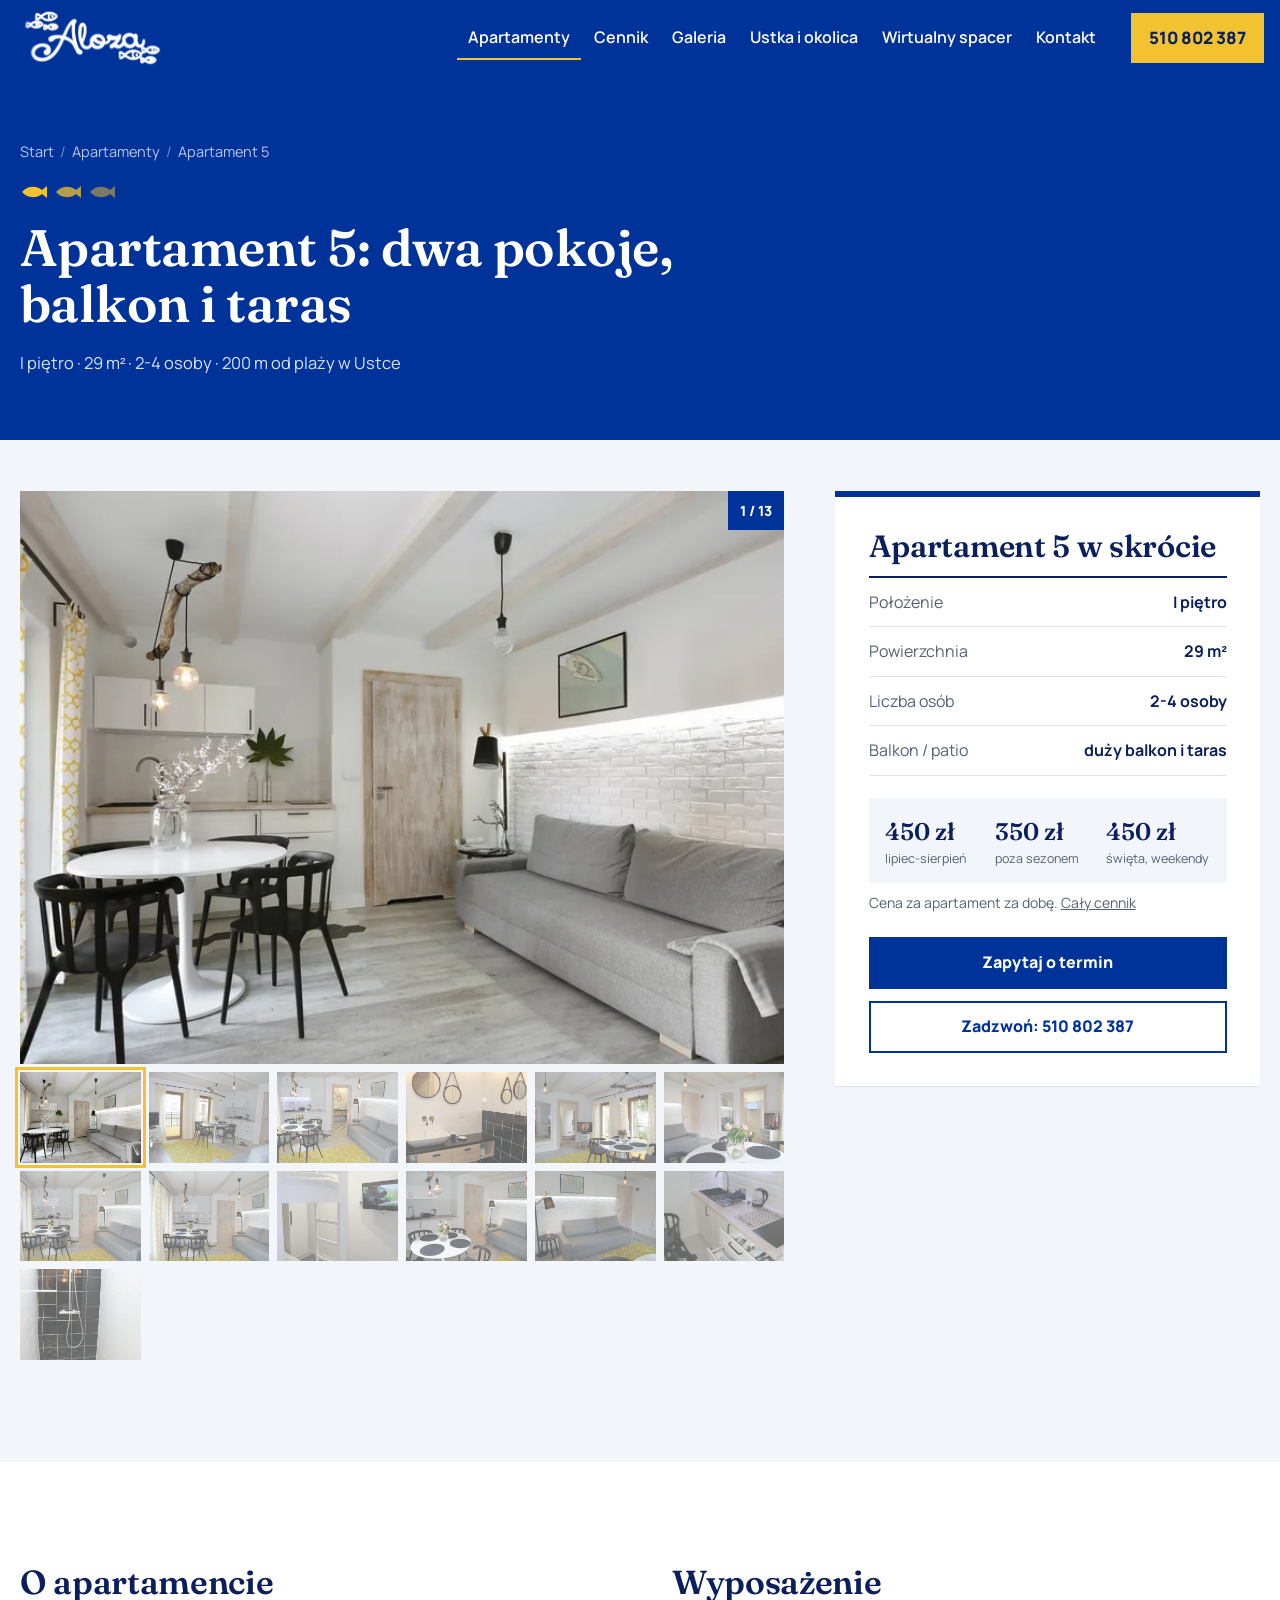
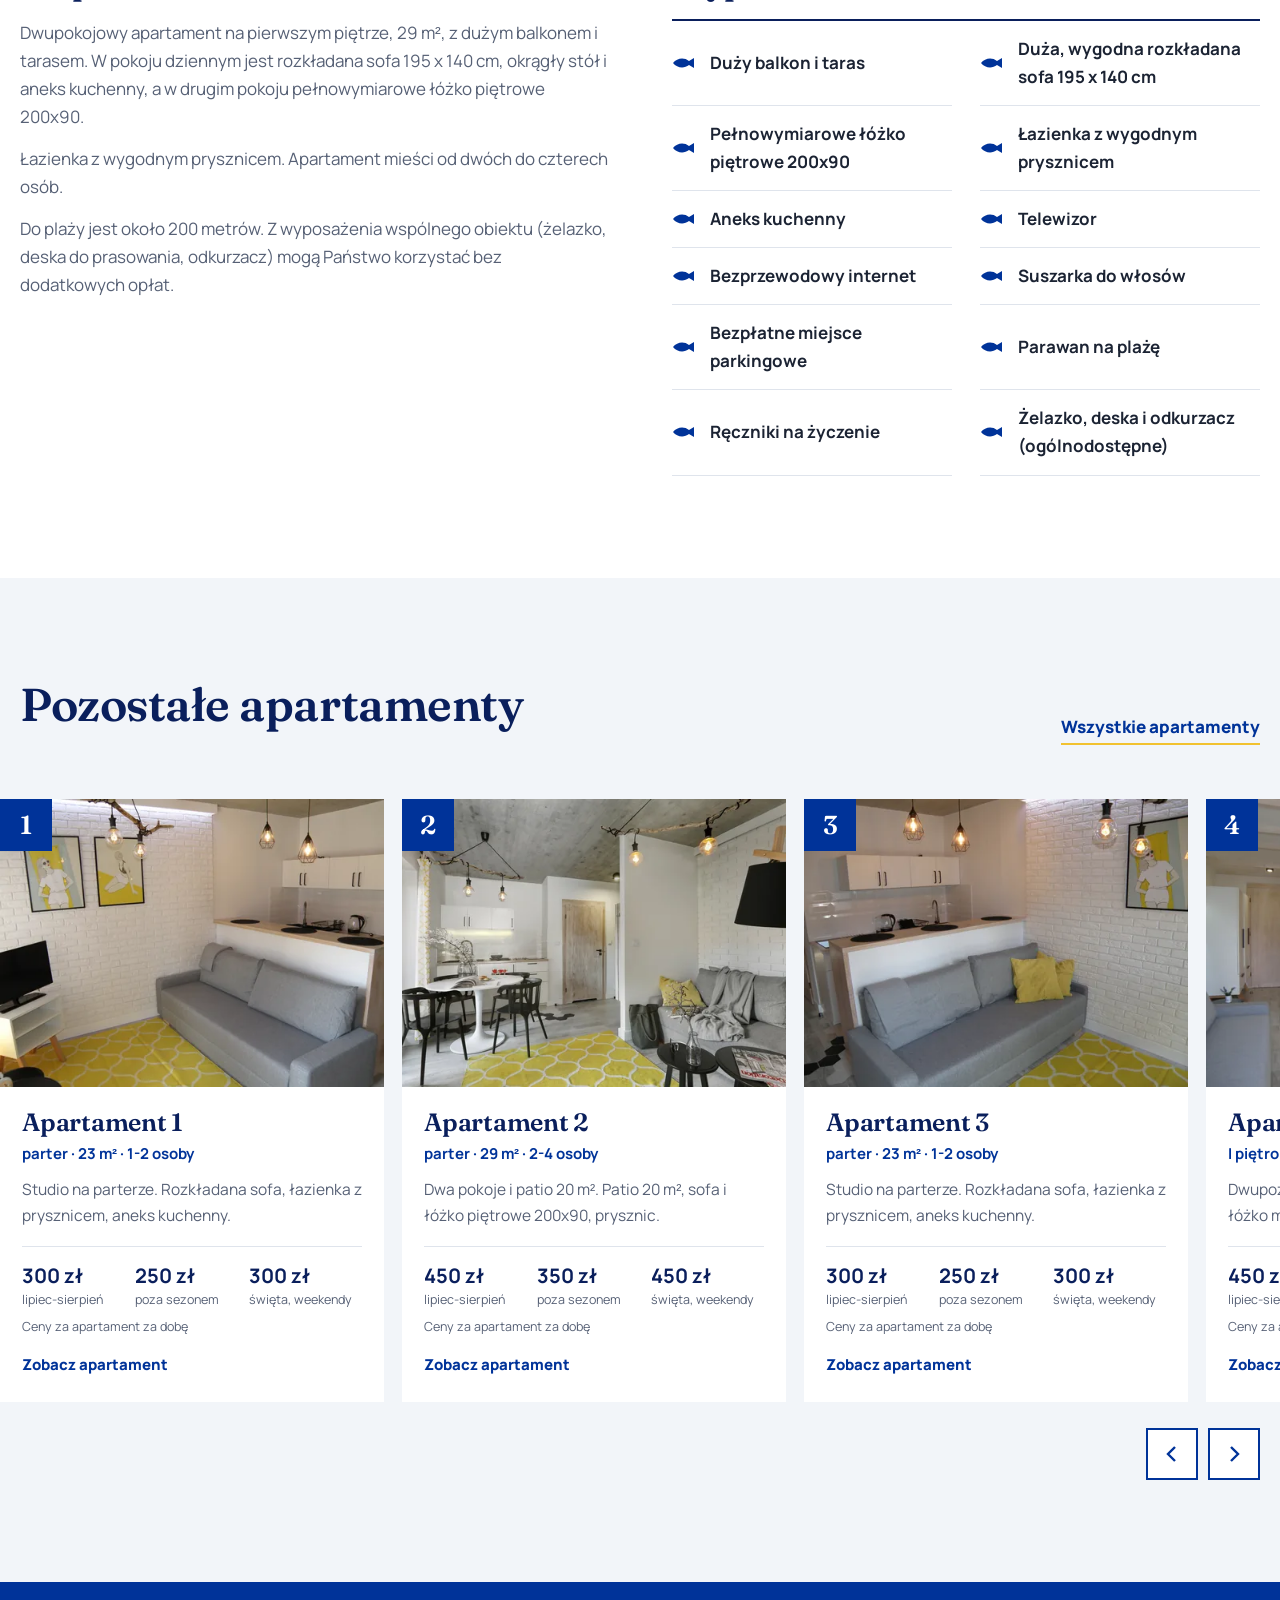
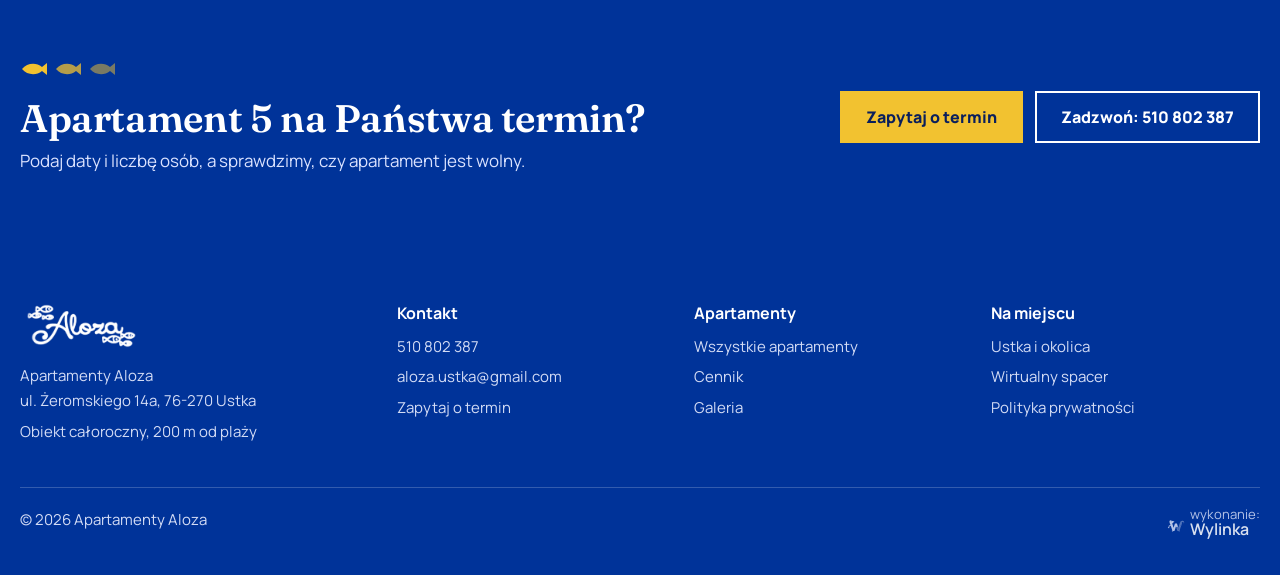
<file: apartament-5.html>
<!doctype html>
<html lang="pl">
<head>
<meta charset="utf-8">
<meta name="viewport" content="width=device-width,initial-scale=1">
<meta name="robots" content="noindex, nofollow" data-podglad>
<title>Apartament 5 w Ustce, 29 m², 2-4 osoby | Apartamenty Aloza</title>
<meta name="description" content="Apartament 5 w Ustce, 200 m od plaży: dwa pokoje, balkon i taras, I piętro, 29 m², dla 2-4 osób. Zdjęcia, wyposażenie i ceny od 350 zł za apartament za dobę.">
<link rel="canonical" href="https://aloza.com.pl/apartamenty-aloza/apartament-aloza-5/">
<meta property="og:type" content="website">
<meta property="og:locale" content="pl_PL">
<meta property="og:site_name" content="Apartamenty Aloza">
<meta property="og:title" content="Apartament 5 w Ustce, 29 m², 2-4 osoby | Apartamenty Aloza">
<meta property="og:description" content="Apartament 5 w Ustce, 200 m od plaży: dwa pokoje, balkon i taras, I piętro, 29 m², dla 2-4 osób. Zdjęcia, wyposażenie i ceny od 350 zł za apartament za dobę.">
<meta property="og:url" content="https://aloza.com.pl/apartamenty-aloza/apartament-aloza-5/">
<meta property="og:image" content="https://aloza.com.pl/img/ap/a5-n1-1920.webp">
<meta name="theme-color" content="#003399">
<link rel="preload" href="fonts/fraunces-rdzen.woff2" as="font" type="font/woff2" crossorigin>
<link rel="preload" href="fonts/manrope-rdzen.woff2" as="font" type="font/woff2" crossorigin>
<link rel="preload" as="image" href="img/ap/a5-n1-800.webp" imagesrcset="img/ap/a5-n1-480.webp 480w, img/ap/a5-n1-800.webp 800w, img/ap/a5-n1-1200.webp 1200w, img/ap/a5-n1-1600.webp 1600w, img/ap/a5-n1-1920.webp 1920w" imagesizes="(max-width: 900px) 100vw, 780px">
<link rel="stylesheet" href="css/styl.css">
<link rel="icon" href="data:image/svg+xml,%3Csvg xmlns='http://www.w3.org/2000/svg' viewBox='0 0 64 64'%3E%3Crect width='64' height='64' rx='14' fill='%23003399'/%3E%3Cpath d='M12 32c8-11 24-13 34-3l8-6v18l-8-6c-10 10-26 8-34-3z' fill='%23F2C230'/%3E%3Ccircle cx='22' cy='31' r='2.5' fill='%23003399'/%3E%3C/svg%3E">
<script src="js/strona.js" defer></script>
<script type="application/ld+json">{"@context":"https://schema.org","@type":"BreadcrumbList","itemListElement":[{"@type":"ListItem","position":1,"name":"Start","item":"https://aloza.com.pl/"},{"@type":"ListItem","position":2,"name":"Apartamenty","item":"https://aloza.com.pl/apartamenty-aloza/"},{"@type":"ListItem","position":3,"name":"Apartament 5","item":"https://aloza.com.pl/apartamenty-aloza/apartament-aloza-5/"}]}</script>
<script type="application/ld+json">{"@context":"https://schema.org","@type":"Apartment","name":"Apartament 5 - Apartamenty Aloza","description":"Dwupokojowy apartament na pierwszym piętrze, 29 m², z dużym balkonem i tarasem. W pokoju dziennym jest rozkładana sofa 195 x 140 cm, okrągły stół i aneks kuchenny, a w drugim pokoju pełnowymiarowe łóżko piętrowe 200x90.","url":"https://aloza.com.pl/apartamenty-aloza/apartament-aloza-5/","floorSize":{"@type":"QuantitativeValue","value":29,"unitCode":"MTK"},"numberOfRooms":2,"occupancy":{"@type":"QuantitativeValue","maxValue":4},"image":["https://aloza.com.pl/img/ap/a5-n1-1920.webp","https://aloza.com.pl/img/ap/a5-1-1000.webp","https://aloza.com.pl/img/ap/a5-2-1000.webp"],"containedInPlace":{"@id":"https://aloza.com.pl/#obiekt"}}</script>
</head>
<body>
<a class="skip" href="#tresc">Przejdź do treści</a>
<header class="hdr">
 <div class="wrap">
  <a class="logo" href="index.html" aria-label="Apartamenty Aloza - strona główna"><img src="img/logo.png" width="309" height="134" alt="Aloza"></a>
  <nav class="menu" id="menu" aria-label="Menu główne">
   <ul><li><a href="apartamenty.html" aria-current="page">Apartamenty</a></li><li><a href="cennik.html">Cennik</a></li><li><a href="galeria.html">Galeria</a></li><li><a href="ustka.html">Ustka i okolica</a></li><li><a href="wirtualny-spacer.html">Wirtualny spacer</a></li><li><a href="kontakt.html">Kontakt</a></li></ul>
  </nav>
  <a class="tel" href="tel:+48510802387">510 802 387</a>
  <button class="burger" id="burger" type="button" aria-expanded="false" aria-controls="menu">Menu</button>
 </div>
</header>
<main id="tresc"><div class="phead"><div class="wrap bez-foto"><div><ol class="okr"><li><a href="index.html">Start</a></li><li><a href="apartamenty.html">Apartamenty</a></li><li aria-current="page">Apartament 5</li></ol><svg class="lawica" viewBox="0 0 96 20" aria-hidden="true" fill="currentColor"><path d="M2 10c5-6 14-7 20-2l5-4v12l-5-4c-6 5-15 4-20-2z"/><path d="M36 10c5-6 14-7 20-2l5-4v12l-5-4c-6 5-15 4-20-2z" opacity=".75"/><path d="M70 10c5-6 14-7 20-2l5-4v12l-5-4c-6 5-15 4-20-2z" opacity=".5"/></svg><h1>Apartament 5: dwa pokoje, balkon i taras</h1><p>I piętro · 29 m² · 2-4 osoby · 200 m od plaży w Ustce</p></div></div></div><section class="ap-bg" style="padding-top:clamp(28px,4vw,56px)"><div class="wrap apg">
 <div>
  <div class="tor-w glowne" data-grupa>
   <div class="tor" data-tor><figure tabindex="0"><img src="img/ap/a5-n1-800.webp" srcset="img/ap/a5-n1-480.webp 480w, img/ap/a5-n1-800.webp 800w, img/ap/a5-n1-1200.webp 1200w, img/ap/a5-n1-1600.webp 1600w, img/ap/a5-n1-1920.webp 1920w" sizes="(max-width: 900px) 100vw, 780px" width="1920" height="1280" alt="Pokój dzienny z aneksem kuchennym, stołem i sofą pod belkowanym sufitem" data-duze="img/ap/a5-n1-1920.webp"></figure><figure tabindex="0"><img src="img/ap/a5-1-800.webp" srcset="img/ap/a5-1-480.webp 480w, img/ap/a5-1-800.webp 800w, img/ap/a5-1-1000.webp 1000w" sizes="(max-width: 900px) 100vw, 780px" width="1000" height="750" alt="Pokój dzienny ze stołem i wyjściem na balkon" data-duze="img/ap/a5-1-1000.webp" loading="lazy"></figure><figure tabindex="0"><img src="img/ap/a5-2-800.webp" srcset="img/ap/a5-2-480.webp 480w, img/ap/a5-2-800.webp 800w, img/ap/a5-2-1000.webp 1000w" sizes="(max-width: 900px) 100vw, 780px" width="1000" height="750" alt="Sofa, stół i wejście do drugiego pokoju" data-duze="img/ap/a5-2-1000.webp" loading="lazy"></figure><figure class="pion" tabindex="0"><img src="img/ap/a5-3-800.webp" srcset="img/ap/a5-3-480.webp 480w, img/ap/a5-3-800.webp 800w" sizes="(max-width: 900px) 100vw, 780px" width="800" height="1067" alt="Umywalka i lustra w łazience" data-duze="img/ap/a5-3-800.webp" loading="lazy"></figure><figure tabindex="0"><img src="img/ap/a5-4-800.webp" srcset="img/ap/a5-4-480.webp 480w, img/ap/a5-4-800.webp 800w, img/ap/a5-4-1000.webp 1000w" sizes="(max-width: 900px) 100vw, 780px" width="1000" height="750" alt="Stół jadalny przy drzwiach balkonowych" data-duze="img/ap/a5-4-1000.webp" loading="lazy"></figure><figure tabindex="0"><img src="img/ap/a5-5-800.webp" srcset="img/ap/a5-5-480.webp 480w, img/ap/a5-5-800.webp 800w, img/ap/a5-5-1000.webp 1000w" sizes="(max-width: 900px) 100vw, 780px" width="1000" height="750" alt="Stół i widok na drugi pokój" data-duze="img/ap/a5-5-1000.webp" loading="lazy"></figure><figure tabindex="0"><img src="img/ap/a5-6-800.webp" srcset="img/ap/a5-6-480.webp 480w, img/ap/a5-6-800.webp 800w, img/ap/a5-6-1000.webp 1000w" sizes="(max-width: 900px) 100vw, 780px" width="1000" height="750" alt="Aneks kuchenny, stół i sofa" data-duze="img/ap/a5-6-1000.webp" loading="lazy"></figure><figure tabindex="0"><img src="img/ap/a5-7-800.webp" srcset="img/ap/a5-7-480.webp 480w, img/ap/a5-7-800.webp 800w, img/ap/a5-7-1000.webp 1000w" sizes="(max-width: 900px) 100vw, 780px" width="1000" height="750" alt="Pokój dzienny z aneksem kuchennym" data-duze="img/ap/a5-7-1000.webp" loading="lazy"></figure><figure class="pion" tabindex="0"><img src="img/ap/a5-8-800.webp" srcset="img/ap/a5-8-480.webp 480w, img/ap/a5-8-800.webp 800w" sizes="(max-width: 900px) 100vw, 780px" width="800" height="1067" alt="Drugi pokój z łóżkiem piętrowym" data-duze="img/ap/a5-8-800.webp" loading="lazy"></figure><figure tabindex="0"><img src="img/ap/a5-9-800.webp" srcset="img/ap/a5-9-480.webp 480w, img/ap/a5-9-800.webp 800w, img/ap/a5-9-1000.webp 1000w" sizes="(max-width: 900px) 100vw, 780px" width="1000" height="750" alt="Stół z kwiatami i sofa" data-duze="img/ap/a5-9-1000.webp" loading="lazy"></figure><figure tabindex="0"><img src="img/ap/a5-10-800.webp" srcset="img/ap/a5-10-480.webp 480w, img/ap/a5-10-800.webp 800w, img/ap/a5-10-1000.webp 1000w" sizes="(max-width: 900px) 100vw, 780px" width="1000" height="750" alt="Rozkładana sofa przy podświetlonej ścianie" data-duze="img/ap/a5-10-1000.webp" loading="lazy"></figure><figure class="pion" tabindex="0"><img src="img/ap/a5-11-800.webp" srcset="img/ap/a5-11-480.webp 480w, img/ap/a5-11-800.webp 800w" sizes="(max-width: 900px) 100vw, 780px" width="800" height="1067" alt="Szafki kuchenne z naczyniami" data-duze="img/ap/a5-11-800.webp" loading="lazy"></figure><figure class="pion" tabindex="0"><img src="img/ap/a5-12-700.webp" srcset="img/ap/a5-12-480.webp 480w, img/ap/a5-12-700.webp 700w" sizes="(max-width: 900px) 100vw, 780px" width="700" height="933" alt="Prysznic z czarnymi płytkami" data-duze="img/ap/a5-12-700.webp" loading="lazy"></figure></div>
   <span class="licznik">1 / 13</span>
  </div>
  <div class="miniatury"><button type="button" aria-label="Zdjęcie 1: Pokój dzienny z aneksem kuchennym, stołem i sofą pod belkowanym sufitem" aria-current="true"><img src="img/ap/a5-n1-480.webp" width="480" height="320" alt="" loading="lazy"></button><button type="button" aria-label="Zdjęcie 2: Pokój dzienny ze stołem i wyjściem na balkon" aria-current="false"><img src="img/ap/a5-1-480.webp" width="480" height="360" alt="" loading="lazy"></button><button type="button" aria-label="Zdjęcie 3: Sofa, stół i wejście do drugiego pokoju" aria-current="false"><img src="img/ap/a5-2-480.webp" width="480" height="360" alt="" loading="lazy"></button><button type="button" aria-label="Zdjęcie 4: Umywalka i lustra w łazience" aria-current="false"><img src="img/ap/a5-3-480.webp" width="480" height="640" alt="" loading="lazy"></button><button type="button" aria-label="Zdjęcie 5: Stół jadalny przy drzwiach balkonowych" aria-current="false"><img src="img/ap/a5-4-480.webp" width="480" height="360" alt="" loading="lazy"></button><button type="button" aria-label="Zdjęcie 6: Stół i widok na drugi pokój" aria-current="false"><img src="img/ap/a5-5-480.webp" width="480" height="360" alt="" loading="lazy"></button><button type="button" aria-label="Zdjęcie 7: Aneks kuchenny, stół i sofa" aria-current="false"><img src="img/ap/a5-6-480.webp" width="480" height="360" alt="" loading="lazy"></button><button type="button" aria-label="Zdjęcie 8: Pokój dzienny z aneksem kuchennym" aria-current="false"><img src="img/ap/a5-7-480.webp" width="480" height="360" alt="" loading="lazy"></button><button type="button" aria-label="Zdjęcie 9: Drugi pokój z łóżkiem piętrowym" aria-current="false"><img src="img/ap/a5-8-480.webp" width="480" height="640" alt="" loading="lazy"></button><button type="button" aria-label="Zdjęcie 10: Stół z kwiatami i sofa" aria-current="false"><img src="img/ap/a5-9-480.webp" width="480" height="360" alt="" loading="lazy"></button><button type="button" aria-label="Zdjęcie 11: Rozkładana sofa przy podświetlonej ścianie" aria-current="false"><img src="img/ap/a5-10-480.webp" width="480" height="360" alt="" loading="lazy"></button><button type="button" aria-label="Zdjęcie 12: Szafki kuchenne z naczyniami" aria-current="false"><img src="img/ap/a5-11-480.webp" width="480" height="640" alt="" loading="lazy"></button><button type="button" aria-label="Zdjęcie 13: Prysznic z czarnymi płytkami" aria-current="false"><img src="img/ap/a5-12-480.webp" width="480" height="640" alt="" loading="lazy"></button></div>
 </div>
 <aside class="karta" aria-labelledby="karta-h">
  <h2 id="karta-h">Apartament 5 w skrócie</h2>
  <ul class="parametry"><li><span>Położenie</span><b>I piętro</b></li><li><span>Powierzchnia</span><b>29 m²</b></li><li><span>Liczba osób</span><b>2-4 osoby</b></li><li><span>Balkon / patio</span><b>duży balkon i taras</b></li></ul>
  <div class="ceny"><div><b>450 zł</b><span>lipiec-sierpień</span></div><div><b>350 zł</b><span>poza sezonem</span></div><div><b>450 zł</b><span>święta, weekendy</span></div></div>
  <p class="za-co">Cena za apartament za dobę. <a href="cennik.html">Cały cennik</a></p>
  <div class="przyc"><a class="btn btn-g" href="kontakt.html?apartament=5">Zapytaj o termin</a><a class="btn btn-r" href="tel:+48510802387">Zadzwoń: 510 802 387</a></div>
 </aside>
</div></section>
<section><div class="wrap dwie">
 <div class="opis"><h2>O apartamencie</h2><p>Dwupokojowy apartament na pierwszym piętrze, 29 m², z dużym balkonem i tarasem. W pokoju dziennym jest rozkładana sofa 195 x 140 cm, okrągły stół i aneks kuchenny, a w drugim pokoju pełnowymiarowe łóżko piętrowe 200x90.</p><p>Łazienka z wygodnym prysznicem. Apartament mieści od dwóch do czterech osób.</p><p>Do plaży jest około 200 metrów. Z wyposażenia wspólnego obiektu (żelazko, deska do prasowania, odkurzacz) mogą Państwo korzystać bez dodatkowych opłat.</p></div>
 <div><h2>Wyposażenie</h2><ul class="lista-ryb"><li><svg width="26" height="12" viewBox="0 0 26 12" fill="currentColor" aria-hidden="true"><path d="M1 6c4-5 11-6 16-2l5-3v10l-5-3C12 12 5 11 1 6z"/></svg>Duży balkon i taras</li><li><svg width="26" height="12" viewBox="0 0 26 12" fill="currentColor" aria-hidden="true"><path d="M1 6c4-5 11-6 16-2l5-3v10l-5-3C12 12 5 11 1 6z"/></svg>Duża, wygodna rozkładana sofa 195 x 140 cm</li><li><svg width="26" height="12" viewBox="0 0 26 12" fill="currentColor" aria-hidden="true"><path d="M1 6c4-5 11-6 16-2l5-3v10l-5-3C12 12 5 11 1 6z"/></svg>Pełnowymiarowe łóżko piętrowe 200x90</li><li><svg width="26" height="12" viewBox="0 0 26 12" fill="currentColor" aria-hidden="true"><path d="M1 6c4-5 11-6 16-2l5-3v10l-5-3C12 12 5 11 1 6z"/></svg>Łazienka z wygodnym prysznicem</li><li><svg width="26" height="12" viewBox="0 0 26 12" fill="currentColor" aria-hidden="true"><path d="M1 6c4-5 11-6 16-2l5-3v10l-5-3C12 12 5 11 1 6z"/></svg>Aneks kuchenny</li><li><svg width="26" height="12" viewBox="0 0 26 12" fill="currentColor" aria-hidden="true"><path d="M1 6c4-5 11-6 16-2l5-3v10l-5-3C12 12 5 11 1 6z"/></svg>Telewizor</li><li><svg width="26" height="12" viewBox="0 0 26 12" fill="currentColor" aria-hidden="true"><path d="M1 6c4-5 11-6 16-2l5-3v10l-5-3C12 12 5 11 1 6z"/></svg>Bezprzewodowy internet</li><li><svg width="26" height="12" viewBox="0 0 26 12" fill="currentColor" aria-hidden="true"><path d="M1 6c4-5 11-6 16-2l5-3v10l-5-3C12 12 5 11 1 6z"/></svg>Suszarka do włosów</li><li><svg width="26" height="12" viewBox="0 0 26 12" fill="currentColor" aria-hidden="true"><path d="M1 6c4-5 11-6 16-2l5-3v10l-5-3C12 12 5 11 1 6z"/></svg>Bezpłatne miejsce parkingowe</li><li><svg width="26" height="12" viewBox="0 0 26 12" fill="currentColor" aria-hidden="true"><path d="M1 6c4-5 11-6 16-2l5-3v10l-5-3C12 12 5 11 1 6z"/></svg>Parawan na plażę</li><li><svg width="26" height="12" viewBox="0 0 26 12" fill="currentColor" aria-hidden="true"><path d="M1 6c4-5 11-6 16-2l5-3v10l-5-3C12 12 5 11 1 6z"/></svg>Ręczniki na życzenie</li><li><svg width="26" height="12" viewBox="0 0 26 12" fill="currentColor" aria-hidden="true"><path d="M1 6c4-5 11-6 16-2l5-3v10l-5-3C12 12 5 11 1 6z"/></svg>Żelazko, deska i odkurzacz (ogólnodostępne)</li></ul></div>
</div></section>
<section class="ap-bg"><div class="wrap">
 <div class="sek-h z-linkiem"><div><h2>Pozostałe apartamenty</h2></div><a class="lnk" href="apartamenty.html">Wszystkie apartamenty</a></div>
 <div class="tor-w"><div class="tor" data-tor><a class="ap" href="apartament-1.html"><div class="fot"><img src="img/a1-800.webp" srcset="img/a1-480.webp 480w, img/a1-800.webp 800w, img/a1-1000.webp 1000w" sizes="(max-width: 560px) 85vw, 390px" width="800" height="600" alt="Apartament 1: studio na parterze" loading="lazy"><span class="nr">1</span></div><div class="tr"><h3>Apartament 1</h3><p class="par">parter · 23 m² · 1-2 osoby</p><p class="op">Studio na parterze. Rozkładana sofa, łazienka z prysznicem, aneks kuchenny.</p><div class="ceny"><div><b>300 zł</b><span>lipiec-sierpień</span></div><div><b>250 zł</b><span>poza sezonem</span></div><div><b>300 zł</b><span>święta, weekendy</span></div></div><p class="za-dobe">Ceny za apartament za dobę</p><span class="wiecej">Zobacz apartament</span></div></a><a class="ap" href="apartament-2.html"><div class="fot"><img src="img/a2-800.webp" srcset="img/a2-480.webp 480w, img/a2-800.webp 800w, img/a2-1000.webp 1000w" sizes="(max-width: 560px) 85vw, 390px" width="800" height="600" alt="Apartament 2: dwa pokoje i patio 20 m²" loading="lazy"><span class="nr">2</span></div><div class="tr"><h3>Apartament 2</h3><p class="par">parter · 29 m² · 2-4 osoby</p><p class="op">Dwa pokoje i patio 20 m². Patio 20 m², sofa i łóżko piętrowe 200x90, prysznic.</p><div class="ceny"><div><b>450 zł</b><span>lipiec-sierpień</span></div><div><b>350 zł</b><span>poza sezonem</span></div><div><b>450 zł</b><span>święta, weekendy</span></div></div><p class="za-dobe">Ceny za apartament za dobę</p><span class="wiecej">Zobacz apartament</span></div></a><a class="ap" href="apartament-3.html"><div class="fot"><img src="img/a3-800.webp" srcset="img/a3-480.webp 480w, img/a3-800.webp 800w, img/a3-1000.webp 1000w" sizes="(max-width: 560px) 85vw, 390px" width="800" height="600" alt="Apartament 3: studio na parterze" loading="lazy"><span class="nr">3</span></div><div class="tr"><h3>Apartament 3</h3><p class="par">parter · 23 m² · 1-2 osoby</p><p class="op">Studio na parterze. Rozkładana sofa, łazienka z prysznicem, aneks kuchenny.</p><div class="ceny"><div><b>300 zł</b><span>lipiec-sierpień</span></div><div><b>250 zł</b><span>poza sezonem</span></div><div><b>300 zł</b><span>święta, weekendy</span></div></div><p class="za-dobe">Ceny za apartament za dobę</p><span class="wiecej">Zobacz apartament</span></div></a><a class="ap" href="apartament-4.html"><div class="fot"><img src="img/a4-800.webp" srcset="img/a4-480.webp 480w, img/a4-800.webp 800w, img/a4-1000.webp 1000w" sizes="(max-width: 560px) 85vw, 390px" width="800" height="600" alt="Apartament 4: dwupoziomowy z balkonem" loading="lazy"><span class="nr">4</span></div><div class="tr"><h3>Apartament 4</h3><p class="par">I piętro · 35 m² · 2-4 osoby</p><p class="op">Dwupoziomowy z balkonem. Balkon, na górze łóżko małżeńskie, na dole sofa.</p><div class="ceny"><div><b>450 zł</b><span>lipiec-sierpień</span></div><div><b>350 zł</b><span>poza sezonem</span></div><div><b>450 zł</b><span>święta, weekendy</span></div></div><p class="za-dobe">Ceny za apartament za dobę</p><span class="wiecej">Zobacz apartament</span></div></a><a class="ap" href="apartament-6.html"><div class="fot"><img src="img/a6-800.webp" srcset="img/a6-480.webp 480w, img/a6-800.webp 800w, img/a6-1000.webp 1000w" sizes="(max-width: 560px) 85vw, 390px" width="800" height="600" alt="Apartament 6: dwupoziomowy z balkonem" loading="lazy"><span class="nr">6</span></div><div class="tr"><h3>Apartament 6</h3><p class="par">I piętro · 35 m² · 2-4 osoby</p><p class="op">Dwupoziomowy z balkonem. Balkon, na górze łóżko małżeńskie, na dole sofa.</p><div class="ceny"><div><b>450 zł</b><span>lipiec-sierpień</span></div><div><b>350 zł</b><span>poza sezonem</span></div><div><b>450 zł</b><span>święta, weekendy</span></div></div><p class="za-dobe">Ceny za apartament za dobę</p><span class="wiecej">Zobacz apartament</span></div></a><a class="ap" href="apartament-7.html"><div class="fot"><img src="img/a7-800.webp" srcset="img/a7-480.webp 480w, img/a7-800.webp 800w, img/a7-1000.webp 1000w" sizes="(max-width: 560px) 85vw, 390px" width="800" height="600" alt="Apartament 7: poddasze z wanną" loading="lazy"><span class="nr">7</span></div><div class="tr"><h3>Apartament 7</h3><p class="par">II piętro · 40 m² · 2-3 osoby</p><p class="op">Poddasze z wanną. Poddasze, dwie rozkładane sofy, łazienka z wanną.</p><div class="ceny"><div><b>350 zł</b><span>lipiec-sierpień</span></div><div><b>300 zł</b><span>poza sezonem</span></div><div><b>350 zł</b><span>święta, weekendy</span></div></div><p class="za-dobe">Ceny za apartament za dobę</p><span class="wiecej">Zobacz apartament</span></div></a></div><div class="strz"><button type="button" data-w="-1" aria-label="Poprzednie apartamenty"><svg width="20" height="20" viewBox="0 0 20 20" aria-hidden="true"><path d="M13 3 6 10l7 7" fill="none" stroke="currentColor" stroke-width="2.4"/></svg></button><button type="button" data-w="1" aria-label="Następne apartamenty"><svg width="20" height="20" viewBox="0 0 20 20" aria-hidden="true"><path d="m7 3 7 7-7 7" fill="none" stroke="currentColor" stroke-width="2.4"/></svg></button></div></div>
</div></section>
<section class="cta"><div class="wrap"><div><svg class="lawica" viewBox="0 0 96 20" aria-hidden="true" fill="currentColor"><path d="M2 10c5-6 14-7 20-2l5-4v12l-5-4c-6 5-15 4-20-2z"/><path d="M36 10c5-6 14-7 20-2l5-4v12l-5-4c-6 5-15 4-20-2z" opacity=".75"/><path d="M70 10c5-6 14-7 20-2l5-4v12l-5-4c-6 5-15 4-20-2z" opacity=".5"/></svg><h2>Apartament 5 na Państwa termin?</h2><p>Podaj daty i liczbę osób, a sprawdzimy, czy apartament jest wolny.</p></div><div class="przyc"><a class="btn btn-z" href="kontakt.html?apartament=5">Zapytaj o termin</a><a class="btn btn-o" href="tel:+48510802387">Zadzwoń: 510 802 387</a></div></div></section>
</main>
<footer class="stopka">
 <div class="wrap">
  <div><img src="img/logo.png" width="309" height="134" alt="Aloza" loading="lazy"><p>Apartamenty Aloza<br>ul. Żeromskiego 14a, 76-270 Ustka</p><p>Obiekt całoroczny, 200 m od plaży</p></div>
  <div><b>Kontakt</b><p><a href="tel:+48510802387">510 802 387</a></p><p><a href="mailto:aloza.ustka@gmail.com">aloza.ustka@gmail.com</a></p><p><a href="kontakt.html">Zapytaj o termin</a></p></div>
  <div><b>Apartamenty</b><p><a href="apartamenty.html">Wszystkie apartamenty</a></p><p><a href="cennik.html">Cennik</a></p><p><a href="galeria.html">Galeria</a></p></div>
  <div><b>Na miejscu</b><p><a href="ustka.html">Ustka i okolica</a></p><p><a href="wirtualny-spacer.html">Wirtualny spacer</a></p><p><a href="polityka-prywatnosci.html">Polityka prywatności</a></p></div>
  <div class="dol"><span>© 2026 Apartamenty Aloza</span><a class="wylinka-badge" href="https://wylinka.pl/?utm_source=aloza.com.pl&amp;utm_medium=stopka&amp;utm_campaign=wykonanie" rel="noopener" title="Strona wykonana przez Wylinka"><svg viewBox="0 0 64 64" aria-hidden="true" focusable="false" fill="currentColor"><path d="M9.8 22.8l-1.2-7.9 2.2-3.7 15.5 4.6-.5 1.5-7.2 5.5 4.7 15.6 5-15.6 7 0 4.1 12.7-4.2-.9-2.6 1.8-.8-2.2-5.3 15.6-4.3 0 .4 .2-2.1 2.8-1.3-1.1 1.1-1.4-3.1 .2-.1-1.7 2.2-.1-5.7-16.5-4.8 .6-.8 3.1 0 .5-.3 .5 .8 2.2-1.6 .5-.4-1.3-.8 1.6-1.5-.8 .8-1.6-1.4 .6-.6-1.6 2.3-.8 .2-.4 1.3-4.8 5.9-.8-2.4-6.9zM15.2 13.7l-.1-.4-.4 .8-.1 .8 .1 1 .1 .4 .3 .7 .3-.9 .1-.7 0-.8z"/><path class="wy-pod" d="M37.1 49.8l-4.5-13.3 2.6-1.8 4.2 .9 .9 2.8 3-9.7 0-.5 .1-.8 3.2-8.4 .5-1 .6-1 .9-1.1 1.3-1 1.1-.7 1.4-.5 1.4-.3 .7 0 .9 0 1.2 .3 1.4 .6 .8 .5 .7 .7 .6 .7 .5 .9 .3 .9 .1 .9 0 .8-.2 .9-.5 .9-.5 .6-.7 .5-.7 .3-.1-.1 0-.1 .5-.5 .3-.7 .2-.5 0-.6-.1-.6-.3-.7-.4-.5-.4-.4-.5-.3-.6-.3-.7 0-.7 .1-.6 .1-.5 .4-.5 .5-.3 .5-.2 .7-.1 1.5-1.4 5.1-.8 3.3-.3 .7-.5 .7-6 17.5 1.9 .1-.1 1.7-3.1-.2 1.1 1.4-1.3 1.1-2.1-2.8 .4-.2z"/><path class="wy-old" d="M40.8 50l.4-.2-4.1 0-4.2-12.5 2.5-1.7 4.3 .9 .6 1.9 .6-1.6 0-.3 2.4-7.8 0-.5 .1-.8 3.2-8.4 .4-.8 .6-.9 .9-1.2 .9-.9 1.3-.8 1.4-.6 1.2-.3 1.4-.1 1.3 .1 .6 .2 .8 .3 1.1 .6 .9 .7 .7 .9 .5 .9 .3 .9 .1 1.1-.1 .9-.3 .9-.4 .7-.6 .7-.6 .4-.6 .2-.1-.1 0-.1 .5-.5 .3-.7 .2-.5 0-.5-.1-.6-.2-.6-.3-.5-.4-.5-.5-.3-.6-.3-.7-.1-.6 0-.6 .1-.6 .3-.6 .5-.3 .4-.2 .5-.1 .5-.1 1.5-1.4 5.1-.8 3.3-.3 .7-.5 .7-6 17.5 1.9 .1-.1 1.7-3.1-.2 1.1 1.4-1.3 1.1zM49.6 17.1l.6 1.7-1.5 1.9 .4 .4 1.8-2.1-.7-2.1zM48.1 28.3l.5 1.8-1.7 1.8 .4 .4 1.9-2-.6-2.2zM37.9 41.7l1.7-1.5-.4-.4-1.7 1.4zM42.6 38.7l-1.5 2.8 1.1 2-1.3 2.6 .5 .2 1.5-2.8-1.1-2 1.4-2.5z"/></svg><span>wykonanie: <b>Wylinka</b></span></a></div>
 </div>
</footer>
<div class="lb" id="lb" role="dialog" aria-modal="true" aria-label="Powiększone zdjęcie"><img alt=""><button type="button" class="zam" aria-label="Zamknij">×</button><button type="button" class="pop" aria-label="Poprzednie zdjęcie">‹</button><button type="button" class="nas" aria-label="Następne zdjęcie">›</button><p class="lbl"></p></div>
</body>
</html>
</file>
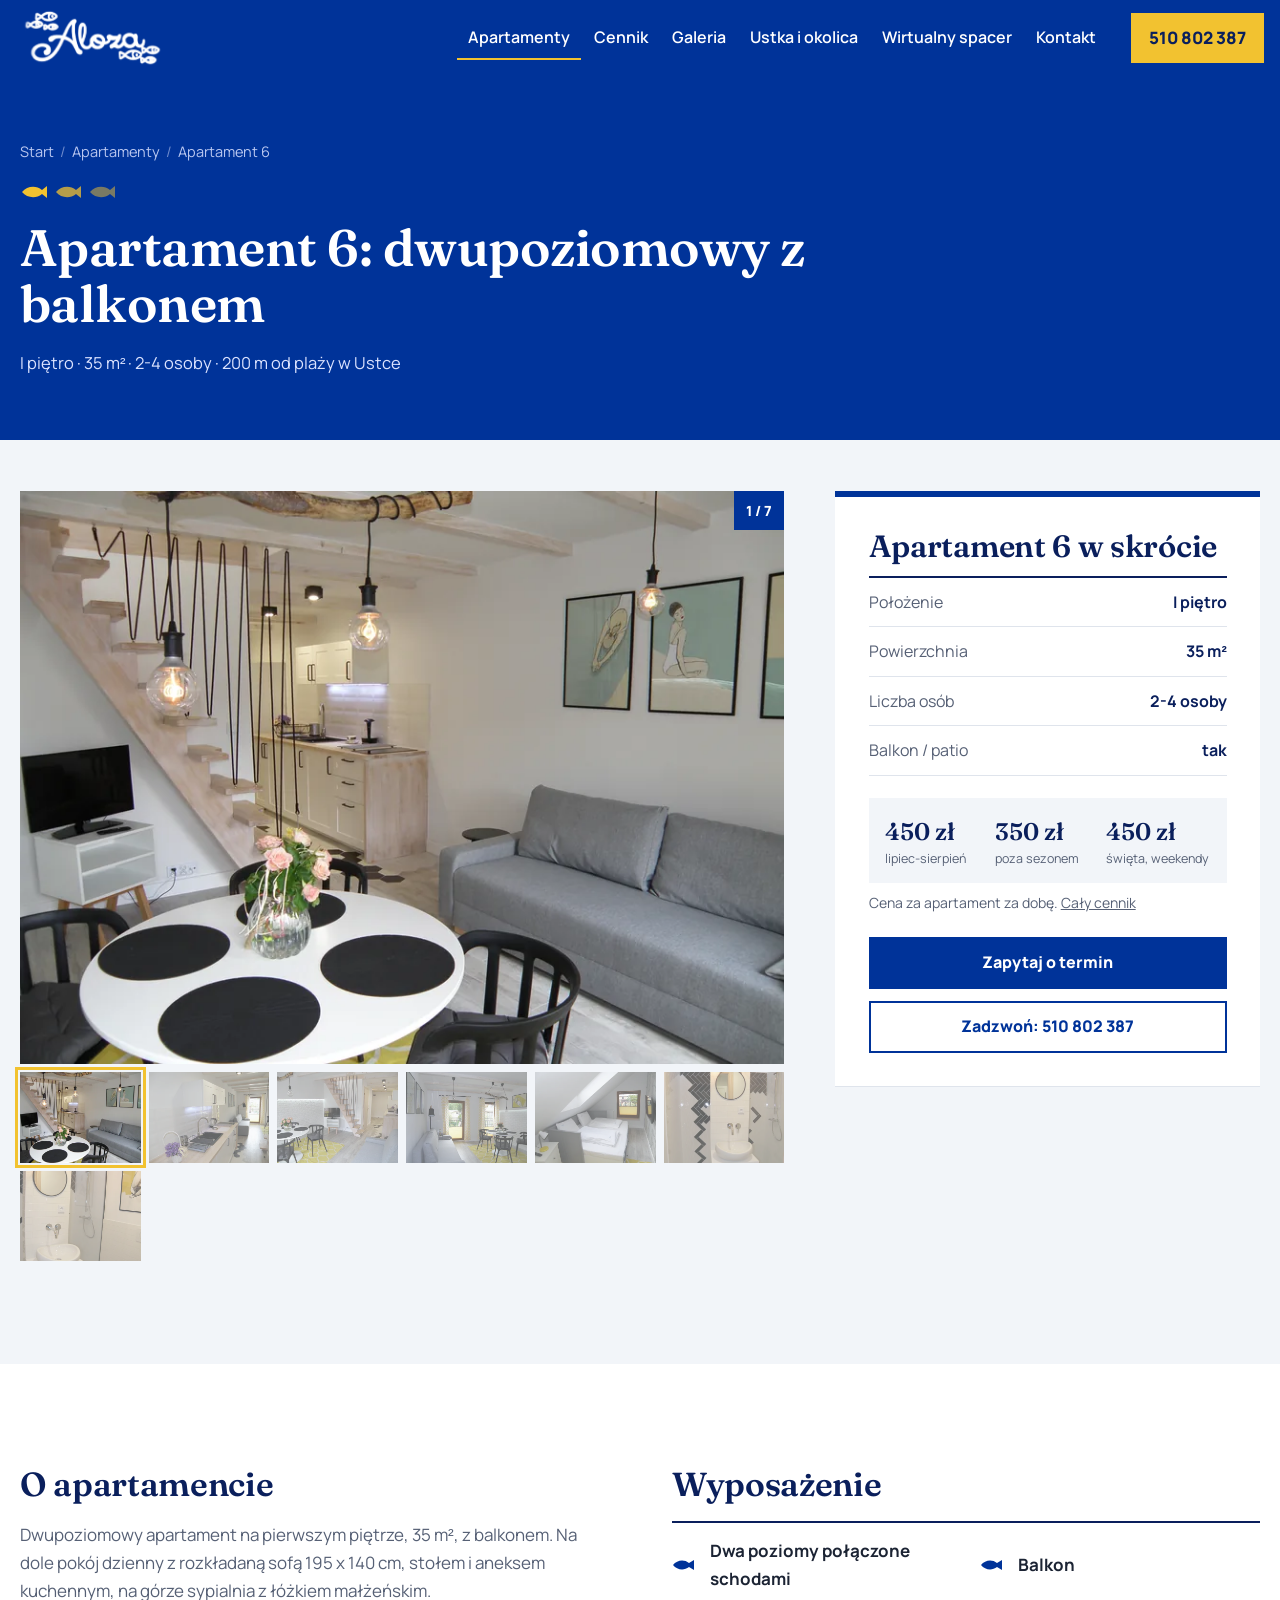
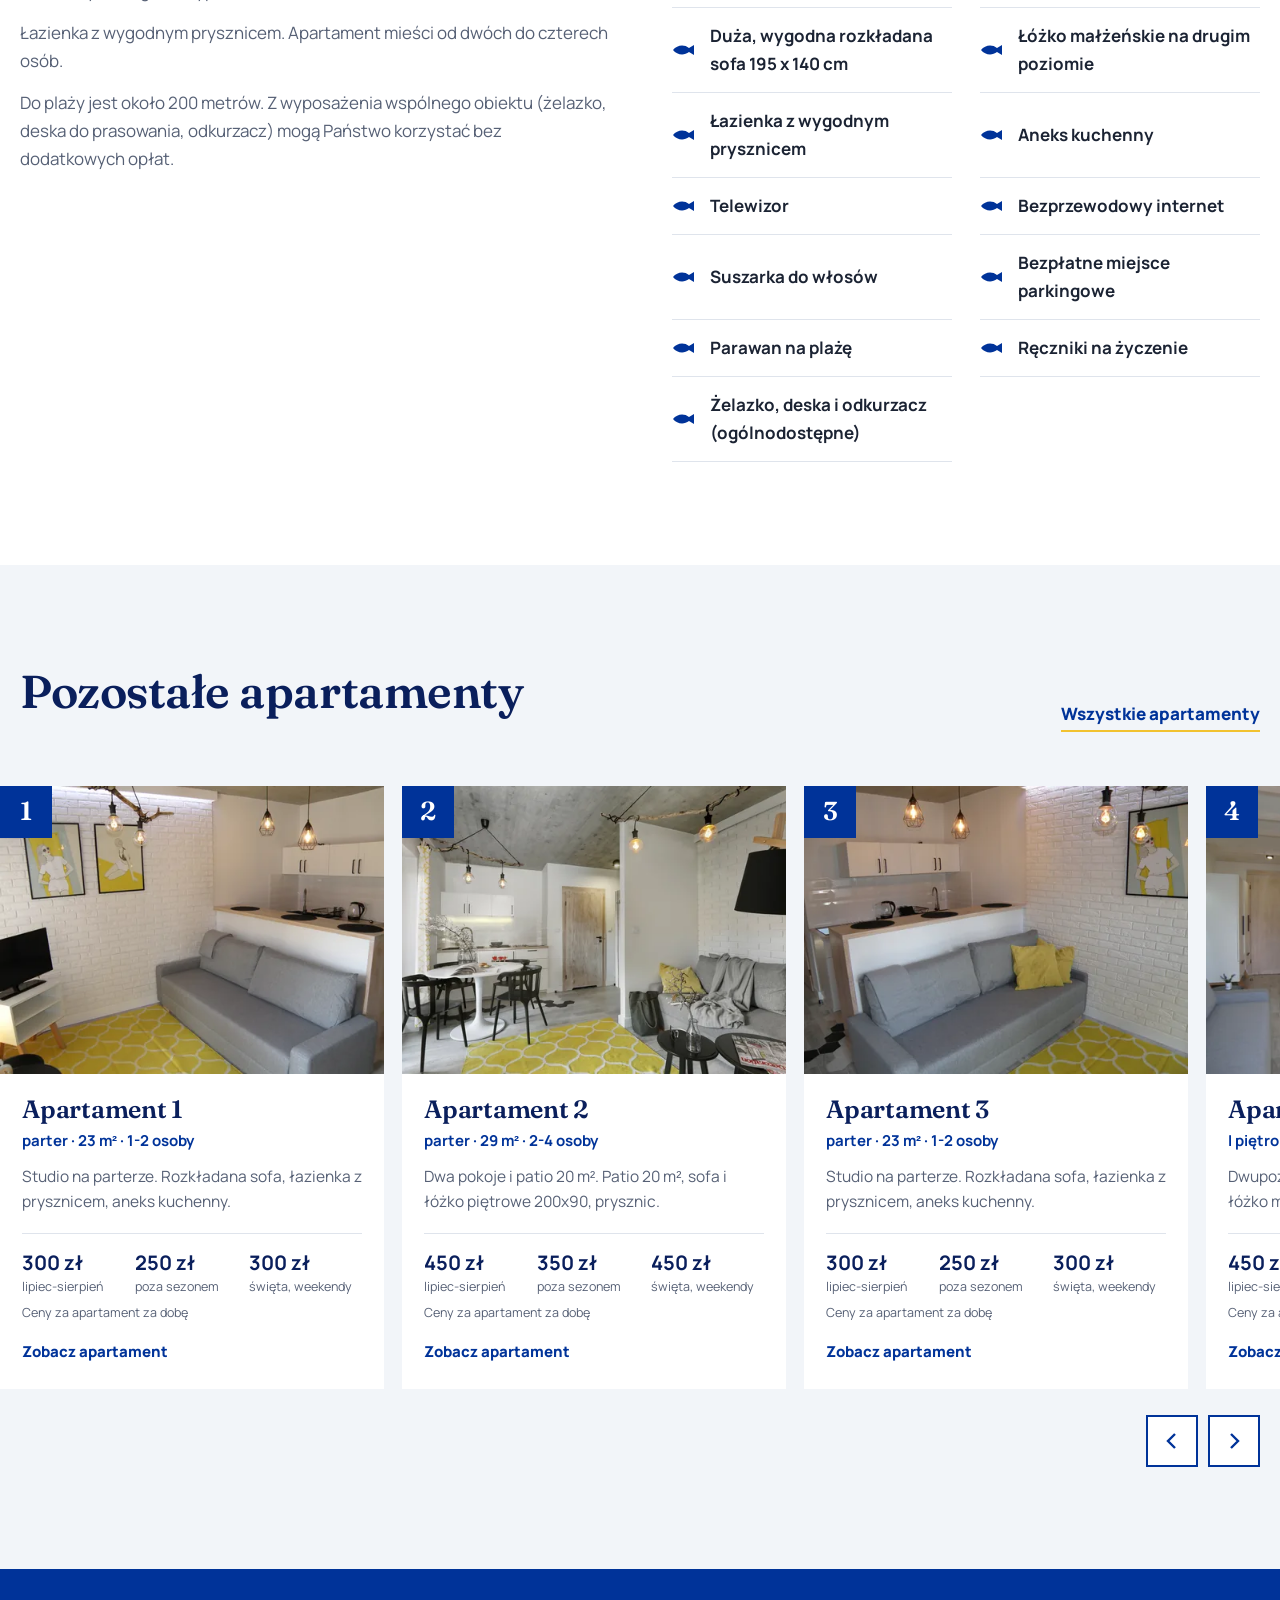
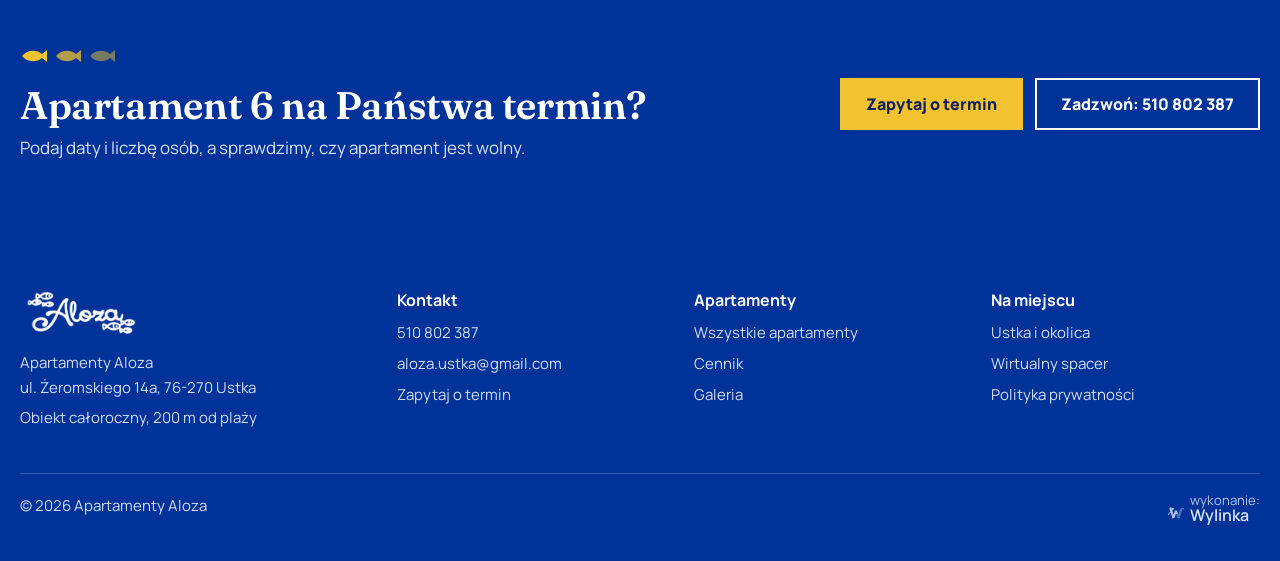
<file: apartament-6.html>
<!doctype html>
<html lang="pl">
<head>
<meta charset="utf-8">
<meta name="viewport" content="width=device-width,initial-scale=1">
<meta name="robots" content="noindex, nofollow" data-podglad>
<title>Apartament 6 w Ustce, 35 m², 2-4 osoby | Apartamenty Aloza</title>
<meta name="description" content="Apartament 6 w Ustce, 200 m od plaży: dwupoziomowy z balkonem, I piętro, 35 m², dla 2-4 osób. Zdjęcia, wyposażenie i ceny od 350 zł za apartament za dobę.">
<link rel="canonical" href="https://aloza.com.pl/apartamenty-aloza/apartament-aloza-6/">
<meta property="og:type" content="website">
<meta property="og:locale" content="pl_PL">
<meta property="og:site_name" content="Apartamenty Aloza">
<meta property="og:title" content="Apartament 6 w Ustce, 35 m², 2-4 osoby | Apartamenty Aloza">
<meta property="og:description" content="Apartament 6 w Ustce, 200 m od plaży: dwupoziomowy z balkonem, I piętro, 35 m², dla 2-4 osób. Zdjęcia, wyposażenie i ceny od 350 zł za apartament za dobę.">
<meta property="og:url" content="https://aloza.com.pl/apartamenty-aloza/apartament-aloza-6/">
<meta property="og:image" content="https://aloza.com.pl/img/ap/a6-n1-2400.webp">
<meta name="theme-color" content="#003399">
<link rel="preload" href="fonts/fraunces-rdzen.woff2" as="font" type="font/woff2" crossorigin>
<link rel="preload" href="fonts/manrope-rdzen.woff2" as="font" type="font/woff2" crossorigin>
<link rel="preload" as="image" href="img/ap/a6-n1-800.webp" imagesrcset="img/ap/a6-n1-480.webp 480w, img/ap/a6-n1-800.webp 800w, img/ap/a6-n1-1200.webp 1200w, img/ap/a6-n1-1600.webp 1600w, img/ap/a6-n1-1920.webp 1920w, img/ap/a6-n1-2400.webp 2400w" imagesizes="(max-width: 900px) 100vw, 780px">
<link rel="stylesheet" href="css/styl.css">
<link rel="icon" href="data:image/svg+xml,%3Csvg xmlns='http://www.w3.org/2000/svg' viewBox='0 0 64 64'%3E%3Crect width='64' height='64' rx='14' fill='%23003399'/%3E%3Cpath d='M12 32c8-11 24-13 34-3l8-6v18l-8-6c-10 10-26 8-34-3z' fill='%23F2C230'/%3E%3Ccircle cx='22' cy='31' r='2.5' fill='%23003399'/%3E%3C/svg%3E">
<script src="js/strona.js" defer></script>
<script type="application/ld+json">{"@context":"https://schema.org","@type":"BreadcrumbList","itemListElement":[{"@type":"ListItem","position":1,"name":"Start","item":"https://aloza.com.pl/"},{"@type":"ListItem","position":2,"name":"Apartamenty","item":"https://aloza.com.pl/apartamenty-aloza/"},{"@type":"ListItem","position":3,"name":"Apartament 6","item":"https://aloza.com.pl/apartamenty-aloza/apartament-aloza-6/"}]}</script>
<script type="application/ld+json">{"@context":"https://schema.org","@type":"Apartment","name":"Apartament 6 - Apartamenty Aloza","description":"Dwupoziomowy apartament na pierwszym piętrze, 35 m², z balkonem. Na dole pokój dzienny z rozkładaną sofą 195 x 140 cm, stołem i aneksem kuchennym, na górze sypialnia z łóżkiem małżeńskim.","url":"https://aloza.com.pl/apartamenty-aloza/apartament-aloza-6/","floorSize":{"@type":"QuantitativeValue","value":35,"unitCode":"MTK"},"numberOfRooms":2,"occupancy":{"@type":"QuantitativeValue","maxValue":4},"image":["https://aloza.com.pl/img/ap/a6-n1-2400.webp","https://aloza.com.pl/img/ap/a6-1-1000.webp","https://aloza.com.pl/img/ap/a6-2-1000.webp"],"containedInPlace":{"@id":"https://aloza.com.pl/#obiekt"}}</script>
</head>
<body>
<a class="skip" href="#tresc">Przejdź do treści</a>
<header class="hdr">
 <div class="wrap">
  <a class="logo" href="index.html" aria-label="Apartamenty Aloza - strona główna"><img src="img/logo.png" width="309" height="134" alt="Aloza"></a>
  <nav class="menu" id="menu" aria-label="Menu główne">
   <ul><li><a href="apartamenty.html" aria-current="page">Apartamenty</a></li><li><a href="cennik.html">Cennik</a></li><li><a href="galeria.html">Galeria</a></li><li><a href="ustka.html">Ustka i okolica</a></li><li><a href="wirtualny-spacer.html">Wirtualny spacer</a></li><li><a href="kontakt.html">Kontakt</a></li></ul>
  </nav>
  <a class="tel" href="tel:+48510802387">510 802 387</a>
  <button class="burger" id="burger" type="button" aria-expanded="false" aria-controls="menu">Menu</button>
 </div>
</header>
<main id="tresc"><div class="phead"><div class="wrap bez-foto"><div><ol class="okr"><li><a href="index.html">Start</a></li><li><a href="apartamenty.html">Apartamenty</a></li><li aria-current="page">Apartament 6</li></ol><svg class="lawica" viewBox="0 0 96 20" aria-hidden="true" fill="currentColor"><path d="M2 10c5-6 14-7 20-2l5-4v12l-5-4c-6 5-15 4-20-2z"/><path d="M36 10c5-6 14-7 20-2l5-4v12l-5-4c-6 5-15 4-20-2z" opacity=".75"/><path d="M70 10c5-6 14-7 20-2l5-4v12l-5-4c-6 5-15 4-20-2z" opacity=".5"/></svg><h1>Apartament 6: dwupoziomowy z balkonem</h1><p>I piętro · 35 m² · 2-4 osoby · 200 m od plaży w Ustce</p></div></div></div><section class="ap-bg" style="padding-top:clamp(28px,4vw,56px)"><div class="wrap apg">
 <div>
  <div class="tor-w glowne" data-grupa>
   <div class="tor" data-tor><figure tabindex="0"><img src="img/ap/a6-n1-800.webp" srcset="img/ap/a6-n1-480.webp 480w, img/ap/a6-n1-800.webp 800w, img/ap/a6-n1-1200.webp 1200w, img/ap/a6-n1-1600.webp 1600w, img/ap/a6-n1-1920.webp 1920w, img/ap/a6-n1-2400.webp 2400w" sizes="(max-width: 900px) 100vw, 780px" width="2400" height="1800" alt="Pokój dzienny z okrągłym stołem, sofą i schodami na górny poziom" data-duze="img/ap/a6-n1-2400.webp"></figure><figure tabindex="0"><img src="img/ap/a6-1-800.webp" srcset="img/ap/a6-1-480.webp 480w, img/ap/a6-1-800.webp 800w, img/ap/a6-1-1000.webp 1000w" sizes="(max-width: 900px) 100vw, 780px" width="1000" height="750" alt="Aneks kuchenny ze zlewem" data-duze="img/ap/a6-1-1000.webp" loading="lazy"></figure><figure tabindex="0"><img src="img/ap/a6-2-800.webp" srcset="img/ap/a6-2-480.webp 480w, img/ap/a6-2-800.webp 800w, img/ap/a6-2-1000.webp 1000w" sizes="(max-width: 900px) 100vw, 780px" width="1000" height="750" alt="Pokój dzienny ze stołem i schodami na górny poziom" data-duze="img/ap/a6-2-1000.webp" loading="lazy"></figure><figure tabindex="0"><img src="img/ap/a6-3-800.webp" srcset="img/ap/a6-3-480.webp 480w, img/ap/a6-3-800.webp 800w, img/ap/a6-3-1000.webp 1000w" sizes="(max-width: 900px) 100vw, 780px" width="1000" height="750" alt="Sofa i wyjście na balkon" data-duze="img/ap/a6-3-1000.webp" loading="lazy"></figure><figure tabindex="0"><img src="img/ap/a6-5-800.webp" srcset="img/ap/a6-5-480.webp 480w, img/ap/a6-5-800.webp 800w, img/ap/a6-5-1000.webp 1000w" sizes="(max-width: 900px) 100vw, 780px" width="1000" height="750" alt="Sypialnia na górnym poziomie" data-duze="img/ap/a6-5-1000.webp" loading="lazy"></figure><figure class="pion" tabindex="0"><img src="img/ap/a6-6-800.webp" srcset="img/ap/a6-6-480.webp 480w, img/ap/a6-6-800.webp 800w" sizes="(max-width: 900px) 100vw, 780px" width="800" height="1067" alt="Łazienka z prysznicem" data-duze="img/ap/a6-6-800.webp" loading="lazy"></figure><figure class="pion" tabindex="0"><img src="img/ap/a6-7-800.webp" srcset="img/ap/a6-7-480.webp 480w, img/ap/a6-7-800.webp 800w" sizes="(max-width: 900px) 100vw, 780px" width="800" height="1067" alt="Umywalka i prysznic" data-duze="img/ap/a6-7-800.webp" loading="lazy"></figure></div>
   <span class="licznik">1 / 7</span>
  </div>
  <div class="miniatury"><button type="button" aria-label="Zdjęcie 1: Pokój dzienny z okrągłym stołem, sofą i schodami na górny poziom" aria-current="true"><img src="img/ap/a6-n1-480.webp" width="480" height="360" alt="" loading="lazy"></button><button type="button" aria-label="Zdjęcie 2: Aneks kuchenny ze zlewem" aria-current="false"><img src="img/ap/a6-1-480.webp" width="480" height="360" alt="" loading="lazy"></button><button type="button" aria-label="Zdjęcie 3: Pokój dzienny ze stołem i schodami na górny poziom" aria-current="false"><img src="img/ap/a6-2-480.webp" width="480" height="360" alt="" loading="lazy"></button><button type="button" aria-label="Zdjęcie 4: Sofa i wyjście na balkon" aria-current="false"><img src="img/ap/a6-3-480.webp" width="480" height="360" alt="" loading="lazy"></button><button type="button" aria-label="Zdjęcie 5: Sypialnia na górnym poziomie" aria-current="false"><img src="img/ap/a6-5-480.webp" width="480" height="360" alt="" loading="lazy"></button><button type="button" aria-label="Zdjęcie 6: Łazienka z prysznicem" aria-current="false"><img src="img/ap/a6-6-480.webp" width="480" height="640" alt="" loading="lazy"></button><button type="button" aria-label="Zdjęcie 7: Umywalka i prysznic" aria-current="false"><img src="img/ap/a6-7-480.webp" width="480" height="640" alt="" loading="lazy"></button></div>
 </div>
 <aside class="karta" aria-labelledby="karta-h">
  <h2 id="karta-h">Apartament 6 w skrócie</h2>
  <ul class="parametry"><li><span>Położenie</span><b>I piętro</b></li><li><span>Powierzchnia</span><b>35 m²</b></li><li><span>Liczba osób</span><b>2-4 osoby</b></li><li><span>Balkon / patio</span><b>tak</b></li></ul>
  <div class="ceny"><div><b>450 zł</b><span>lipiec-sierpień</span></div><div><b>350 zł</b><span>poza sezonem</span></div><div><b>450 zł</b><span>święta, weekendy</span></div></div>
  <p class="za-co">Cena za apartament za dobę. <a href="cennik.html">Cały cennik</a></p>
  <div class="przyc"><a class="btn btn-g" href="kontakt.html?apartament=6">Zapytaj o termin</a><a class="btn btn-r" href="tel:+48510802387">Zadzwoń: 510 802 387</a></div>
 </aside>
</div></section>
<section><div class="wrap dwie">
 <div class="opis"><h2>O apartamencie</h2><p>Dwupoziomowy apartament na pierwszym piętrze, 35 m², z balkonem. Na dole pokój dzienny z rozkładaną sofą 195 x 140 cm, stołem i aneksem kuchennym, na górze sypialnia z łóżkiem małżeńskim.</p><p>Łazienka z wygodnym prysznicem. Apartament mieści od dwóch do czterech osób.</p><p>Do plaży jest około 200 metrów. Z wyposażenia wspólnego obiektu (żelazko, deska do prasowania, odkurzacz) mogą Państwo korzystać bez dodatkowych opłat.</p></div>
 <div><h2>Wyposażenie</h2><ul class="lista-ryb"><li><svg width="26" height="12" viewBox="0 0 26 12" fill="currentColor" aria-hidden="true"><path d="M1 6c4-5 11-6 16-2l5-3v10l-5-3C12 12 5 11 1 6z"/></svg>Dwa poziomy połączone schodami</li><li><svg width="26" height="12" viewBox="0 0 26 12" fill="currentColor" aria-hidden="true"><path d="M1 6c4-5 11-6 16-2l5-3v10l-5-3C12 12 5 11 1 6z"/></svg>Balkon</li><li><svg width="26" height="12" viewBox="0 0 26 12" fill="currentColor" aria-hidden="true"><path d="M1 6c4-5 11-6 16-2l5-3v10l-5-3C12 12 5 11 1 6z"/></svg>Duża, wygodna rozkładana sofa 195 x 140 cm</li><li><svg width="26" height="12" viewBox="0 0 26 12" fill="currentColor" aria-hidden="true"><path d="M1 6c4-5 11-6 16-2l5-3v10l-5-3C12 12 5 11 1 6z"/></svg>Łóżko małżeńskie na drugim poziomie</li><li><svg width="26" height="12" viewBox="0 0 26 12" fill="currentColor" aria-hidden="true"><path d="M1 6c4-5 11-6 16-2l5-3v10l-5-3C12 12 5 11 1 6z"/></svg>Łazienka z wygodnym prysznicem</li><li><svg width="26" height="12" viewBox="0 0 26 12" fill="currentColor" aria-hidden="true"><path d="M1 6c4-5 11-6 16-2l5-3v10l-5-3C12 12 5 11 1 6z"/></svg>Aneks kuchenny</li><li><svg width="26" height="12" viewBox="0 0 26 12" fill="currentColor" aria-hidden="true"><path d="M1 6c4-5 11-6 16-2l5-3v10l-5-3C12 12 5 11 1 6z"/></svg>Telewizor</li><li><svg width="26" height="12" viewBox="0 0 26 12" fill="currentColor" aria-hidden="true"><path d="M1 6c4-5 11-6 16-2l5-3v10l-5-3C12 12 5 11 1 6z"/></svg>Bezprzewodowy internet</li><li><svg width="26" height="12" viewBox="0 0 26 12" fill="currentColor" aria-hidden="true"><path d="M1 6c4-5 11-6 16-2l5-3v10l-5-3C12 12 5 11 1 6z"/></svg>Suszarka do włosów</li><li><svg width="26" height="12" viewBox="0 0 26 12" fill="currentColor" aria-hidden="true"><path d="M1 6c4-5 11-6 16-2l5-3v10l-5-3C12 12 5 11 1 6z"/></svg>Bezpłatne miejsce parkingowe</li><li><svg width="26" height="12" viewBox="0 0 26 12" fill="currentColor" aria-hidden="true"><path d="M1 6c4-5 11-6 16-2l5-3v10l-5-3C12 12 5 11 1 6z"/></svg>Parawan na plażę</li><li><svg width="26" height="12" viewBox="0 0 26 12" fill="currentColor" aria-hidden="true"><path d="M1 6c4-5 11-6 16-2l5-3v10l-5-3C12 12 5 11 1 6z"/></svg>Ręczniki na życzenie</li><li><svg width="26" height="12" viewBox="0 0 26 12" fill="currentColor" aria-hidden="true"><path d="M1 6c4-5 11-6 16-2l5-3v10l-5-3C12 12 5 11 1 6z"/></svg>Żelazko, deska i odkurzacz (ogólnodostępne)</li></ul></div>
</div></section>
<section class="ap-bg"><div class="wrap">
 <div class="sek-h z-linkiem"><div><h2>Pozostałe apartamenty</h2></div><a class="lnk" href="apartamenty.html">Wszystkie apartamenty</a></div>
 <div class="tor-w"><div class="tor" data-tor><a class="ap" href="apartament-1.html"><div class="fot"><img src="img/a1-800.webp" srcset="img/a1-480.webp 480w, img/a1-800.webp 800w, img/a1-1000.webp 1000w" sizes="(max-width: 560px) 85vw, 390px" width="800" height="600" alt="Apartament 1: studio na parterze" loading="lazy"><span class="nr">1</span></div><div class="tr"><h3>Apartament 1</h3><p class="par">parter · 23 m² · 1-2 osoby</p><p class="op">Studio na parterze. Rozkładana sofa, łazienka z prysznicem, aneks kuchenny.</p><div class="ceny"><div><b>300 zł</b><span>lipiec-sierpień</span></div><div><b>250 zł</b><span>poza sezonem</span></div><div><b>300 zł</b><span>święta, weekendy</span></div></div><p class="za-dobe">Ceny za apartament za dobę</p><span class="wiecej">Zobacz apartament</span></div></a><a class="ap" href="apartament-2.html"><div class="fot"><img src="img/a2-800.webp" srcset="img/a2-480.webp 480w, img/a2-800.webp 800w, img/a2-1000.webp 1000w" sizes="(max-width: 560px) 85vw, 390px" width="800" height="600" alt="Apartament 2: dwa pokoje i patio 20 m²" loading="lazy"><span class="nr">2</span></div><div class="tr"><h3>Apartament 2</h3><p class="par">parter · 29 m² · 2-4 osoby</p><p class="op">Dwa pokoje i patio 20 m². Patio 20 m², sofa i łóżko piętrowe 200x90, prysznic.</p><div class="ceny"><div><b>450 zł</b><span>lipiec-sierpień</span></div><div><b>350 zł</b><span>poza sezonem</span></div><div><b>450 zł</b><span>święta, weekendy</span></div></div><p class="za-dobe">Ceny za apartament za dobę</p><span class="wiecej">Zobacz apartament</span></div></a><a class="ap" href="apartament-3.html"><div class="fot"><img src="img/a3-800.webp" srcset="img/a3-480.webp 480w, img/a3-800.webp 800w, img/a3-1000.webp 1000w" sizes="(max-width: 560px) 85vw, 390px" width="800" height="600" alt="Apartament 3: studio na parterze" loading="lazy"><span class="nr">3</span></div><div class="tr"><h3>Apartament 3</h3><p class="par">parter · 23 m² · 1-2 osoby</p><p class="op">Studio na parterze. Rozkładana sofa, łazienka z prysznicem, aneks kuchenny.</p><div class="ceny"><div><b>300 zł</b><span>lipiec-sierpień</span></div><div><b>250 zł</b><span>poza sezonem</span></div><div><b>300 zł</b><span>święta, weekendy</span></div></div><p class="za-dobe">Ceny za apartament za dobę</p><span class="wiecej">Zobacz apartament</span></div></a><a class="ap" href="apartament-4.html"><div class="fot"><img src="img/a4-800.webp" srcset="img/a4-480.webp 480w, img/a4-800.webp 800w, img/a4-1000.webp 1000w" sizes="(max-width: 560px) 85vw, 390px" width="800" height="600" alt="Apartament 4: dwupoziomowy z balkonem" loading="lazy"><span class="nr">4</span></div><div class="tr"><h3>Apartament 4</h3><p class="par">I piętro · 35 m² · 2-4 osoby</p><p class="op">Dwupoziomowy z balkonem. Balkon, na górze łóżko małżeńskie, na dole sofa.</p><div class="ceny"><div><b>450 zł</b><span>lipiec-sierpień</span></div><div><b>350 zł</b><span>poza sezonem</span></div><div><b>450 zł</b><span>święta, weekendy</span></div></div><p class="za-dobe">Ceny za apartament za dobę</p><span class="wiecej">Zobacz apartament</span></div></a><a class="ap" href="apartament-5.html"><div class="fot"><img src="img/a5-800.webp" srcset="img/a5-480.webp 480w, img/a5-800.webp 800w, img/a5-1000.webp 1000w" sizes="(max-width: 560px) 85vw, 390px" width="800" height="600" alt="Apartament 5: dwa pokoje, balkon i taras" loading="lazy"><span class="nr">5</span></div><div class="tr"><h3>Apartament 5</h3><p class="par">I piętro · 29 m² · 2-4 osoby</p><p class="op">Dwa pokoje, balkon i taras. Balkon i taras, sofa i łóżko piętrowe 200x90.</p><div class="ceny"><div><b>450 zł</b><span>lipiec-sierpień</span></div><div><b>350 zł</b><span>poza sezonem</span></div><div><b>450 zł</b><span>święta, weekendy</span></div></div><p class="za-dobe">Ceny za apartament za dobę</p><span class="wiecej">Zobacz apartament</span></div></a><a class="ap" href="apartament-7.html"><div class="fot"><img src="img/a7-800.webp" srcset="img/a7-480.webp 480w, img/a7-800.webp 800w, img/a7-1000.webp 1000w" sizes="(max-width: 560px) 85vw, 390px" width="800" height="600" alt="Apartament 7: poddasze z wanną" loading="lazy"><span class="nr">7</span></div><div class="tr"><h3>Apartament 7</h3><p class="par">II piętro · 40 m² · 2-3 osoby</p><p class="op">Poddasze z wanną. Poddasze, dwie rozkładane sofy, łazienka z wanną.</p><div class="ceny"><div><b>350 zł</b><span>lipiec-sierpień</span></div><div><b>300 zł</b><span>poza sezonem</span></div><div><b>350 zł</b><span>święta, weekendy</span></div></div><p class="za-dobe">Ceny za apartament za dobę</p><span class="wiecej">Zobacz apartament</span></div></a></div><div class="strz"><button type="button" data-w="-1" aria-label="Poprzednie apartamenty"><svg width="20" height="20" viewBox="0 0 20 20" aria-hidden="true"><path d="M13 3 6 10l7 7" fill="none" stroke="currentColor" stroke-width="2.4"/></svg></button><button type="button" data-w="1" aria-label="Następne apartamenty"><svg width="20" height="20" viewBox="0 0 20 20" aria-hidden="true"><path d="m7 3 7 7-7 7" fill="none" stroke="currentColor" stroke-width="2.4"/></svg></button></div></div>
</div></section>
<section class="cta"><div class="wrap"><div><svg class="lawica" viewBox="0 0 96 20" aria-hidden="true" fill="currentColor"><path d="M2 10c5-6 14-7 20-2l5-4v12l-5-4c-6 5-15 4-20-2z"/><path d="M36 10c5-6 14-7 20-2l5-4v12l-5-4c-6 5-15 4-20-2z" opacity=".75"/><path d="M70 10c5-6 14-7 20-2l5-4v12l-5-4c-6 5-15 4-20-2z" opacity=".5"/></svg><h2>Apartament 6 na Państwa termin?</h2><p>Podaj daty i liczbę osób, a sprawdzimy, czy apartament jest wolny.</p></div><div class="przyc"><a class="btn btn-z" href="kontakt.html?apartament=6">Zapytaj o termin</a><a class="btn btn-o" href="tel:+48510802387">Zadzwoń: 510 802 387</a></div></div></section>
</main>
<footer class="stopka">
 <div class="wrap">
  <div><img src="img/logo.png" width="309" height="134" alt="Aloza" loading="lazy"><p>Apartamenty Aloza<br>ul. Żeromskiego 14a, 76-270 Ustka</p><p>Obiekt całoroczny, 200 m od plaży</p></div>
  <div><b>Kontakt</b><p><a href="tel:+48510802387">510 802 387</a></p><p><a href="mailto:aloza.ustka@gmail.com">aloza.ustka@gmail.com</a></p><p><a href="kontakt.html">Zapytaj o termin</a></p></div>
  <div><b>Apartamenty</b><p><a href="apartamenty.html">Wszystkie apartamenty</a></p><p><a href="cennik.html">Cennik</a></p><p><a href="galeria.html">Galeria</a></p></div>
  <div><b>Na miejscu</b><p><a href="ustka.html">Ustka i okolica</a></p><p><a href="wirtualny-spacer.html">Wirtualny spacer</a></p><p><a href="polityka-prywatnosci.html">Polityka prywatności</a></p></div>
  <div class="dol"><span>© 2026 Apartamenty Aloza</span><a class="wylinka-badge" href="https://wylinka.pl/?utm_source=aloza.com.pl&amp;utm_medium=stopka&amp;utm_campaign=wykonanie" rel="noopener" title="Strona wykonana przez Wylinka"><svg viewBox="0 0 64 64" aria-hidden="true" focusable="false" fill="currentColor"><path d="M9.8 22.8l-1.2-7.9 2.2-3.7 15.5 4.6-.5 1.5-7.2 5.5 4.7 15.6 5-15.6 7 0 4.1 12.7-4.2-.9-2.6 1.8-.8-2.2-5.3 15.6-4.3 0 .4 .2-2.1 2.8-1.3-1.1 1.1-1.4-3.1 .2-.1-1.7 2.2-.1-5.7-16.5-4.8 .6-.8 3.1 0 .5-.3 .5 .8 2.2-1.6 .5-.4-1.3-.8 1.6-1.5-.8 .8-1.6-1.4 .6-.6-1.6 2.3-.8 .2-.4 1.3-4.8 5.9-.8-2.4-6.9zM15.2 13.7l-.1-.4-.4 .8-.1 .8 .1 1 .1 .4 .3 .7 .3-.9 .1-.7 0-.8z"/><path class="wy-pod" d="M37.1 49.8l-4.5-13.3 2.6-1.8 4.2 .9 .9 2.8 3-9.7 0-.5 .1-.8 3.2-8.4 .5-1 .6-1 .9-1.1 1.3-1 1.1-.7 1.4-.5 1.4-.3 .7 0 .9 0 1.2 .3 1.4 .6 .8 .5 .7 .7 .6 .7 .5 .9 .3 .9 .1 .9 0 .8-.2 .9-.5 .9-.5 .6-.7 .5-.7 .3-.1-.1 0-.1 .5-.5 .3-.7 .2-.5 0-.6-.1-.6-.3-.7-.4-.5-.4-.4-.5-.3-.6-.3-.7 0-.7 .1-.6 .1-.5 .4-.5 .5-.3 .5-.2 .7-.1 1.5-1.4 5.1-.8 3.3-.3 .7-.5 .7-6 17.5 1.9 .1-.1 1.7-3.1-.2 1.1 1.4-1.3 1.1-2.1-2.8 .4-.2z"/><path class="wy-old" d="M40.8 50l.4-.2-4.1 0-4.2-12.5 2.5-1.7 4.3 .9 .6 1.9 .6-1.6 0-.3 2.4-7.8 0-.5 .1-.8 3.2-8.4 .4-.8 .6-.9 .9-1.2 .9-.9 1.3-.8 1.4-.6 1.2-.3 1.4-.1 1.3 .1 .6 .2 .8 .3 1.1 .6 .9 .7 .7 .9 .5 .9 .3 .9 .1 1.1-.1 .9-.3 .9-.4 .7-.6 .7-.6 .4-.6 .2-.1-.1 0-.1 .5-.5 .3-.7 .2-.5 0-.5-.1-.6-.2-.6-.3-.5-.4-.5-.5-.3-.6-.3-.7-.1-.6 0-.6 .1-.6 .3-.6 .5-.3 .4-.2 .5-.1 .5-.1 1.5-1.4 5.1-.8 3.3-.3 .7-.5 .7-6 17.5 1.9 .1-.1 1.7-3.1-.2 1.1 1.4-1.3 1.1zM49.6 17.1l.6 1.7-1.5 1.9 .4 .4 1.8-2.1-.7-2.1zM48.1 28.3l.5 1.8-1.7 1.8 .4 .4 1.9-2-.6-2.2zM37.9 41.7l1.7-1.5-.4-.4-1.7 1.4zM42.6 38.7l-1.5 2.8 1.1 2-1.3 2.6 .5 .2 1.5-2.8-1.1-2 1.4-2.5z"/></svg><span>wykonanie: <b>Wylinka</b></span></a></div>
 </div>
</footer>
<div class="lb" id="lb" role="dialog" aria-modal="true" aria-label="Powiększone zdjęcie"><img alt=""><button type="button" class="zam" aria-label="Zamknij">×</button><button type="button" class="pop" aria-label="Poprzednie zdjęcie">‹</button><button type="button" class="nas" aria-label="Następne zdjęcie">›</button><p class="lbl"></p></div>
</body>
</html>
</file>
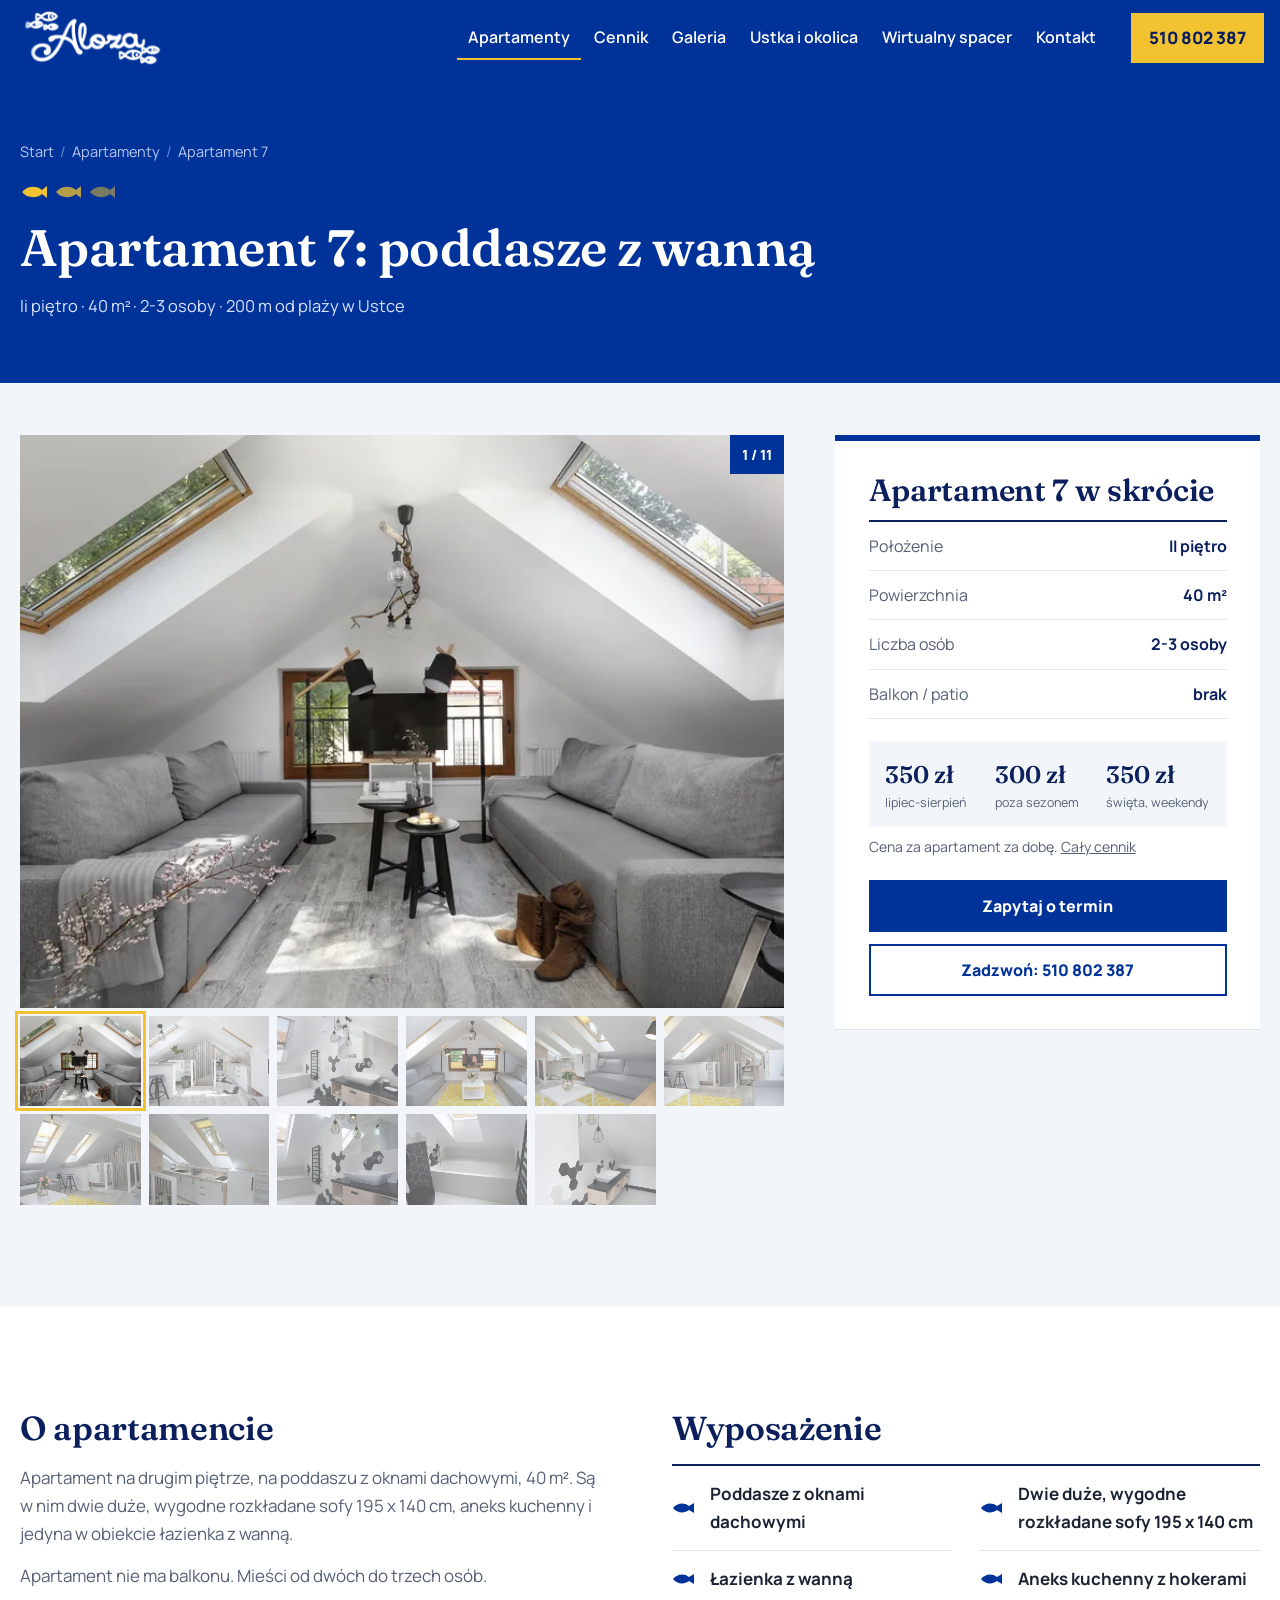
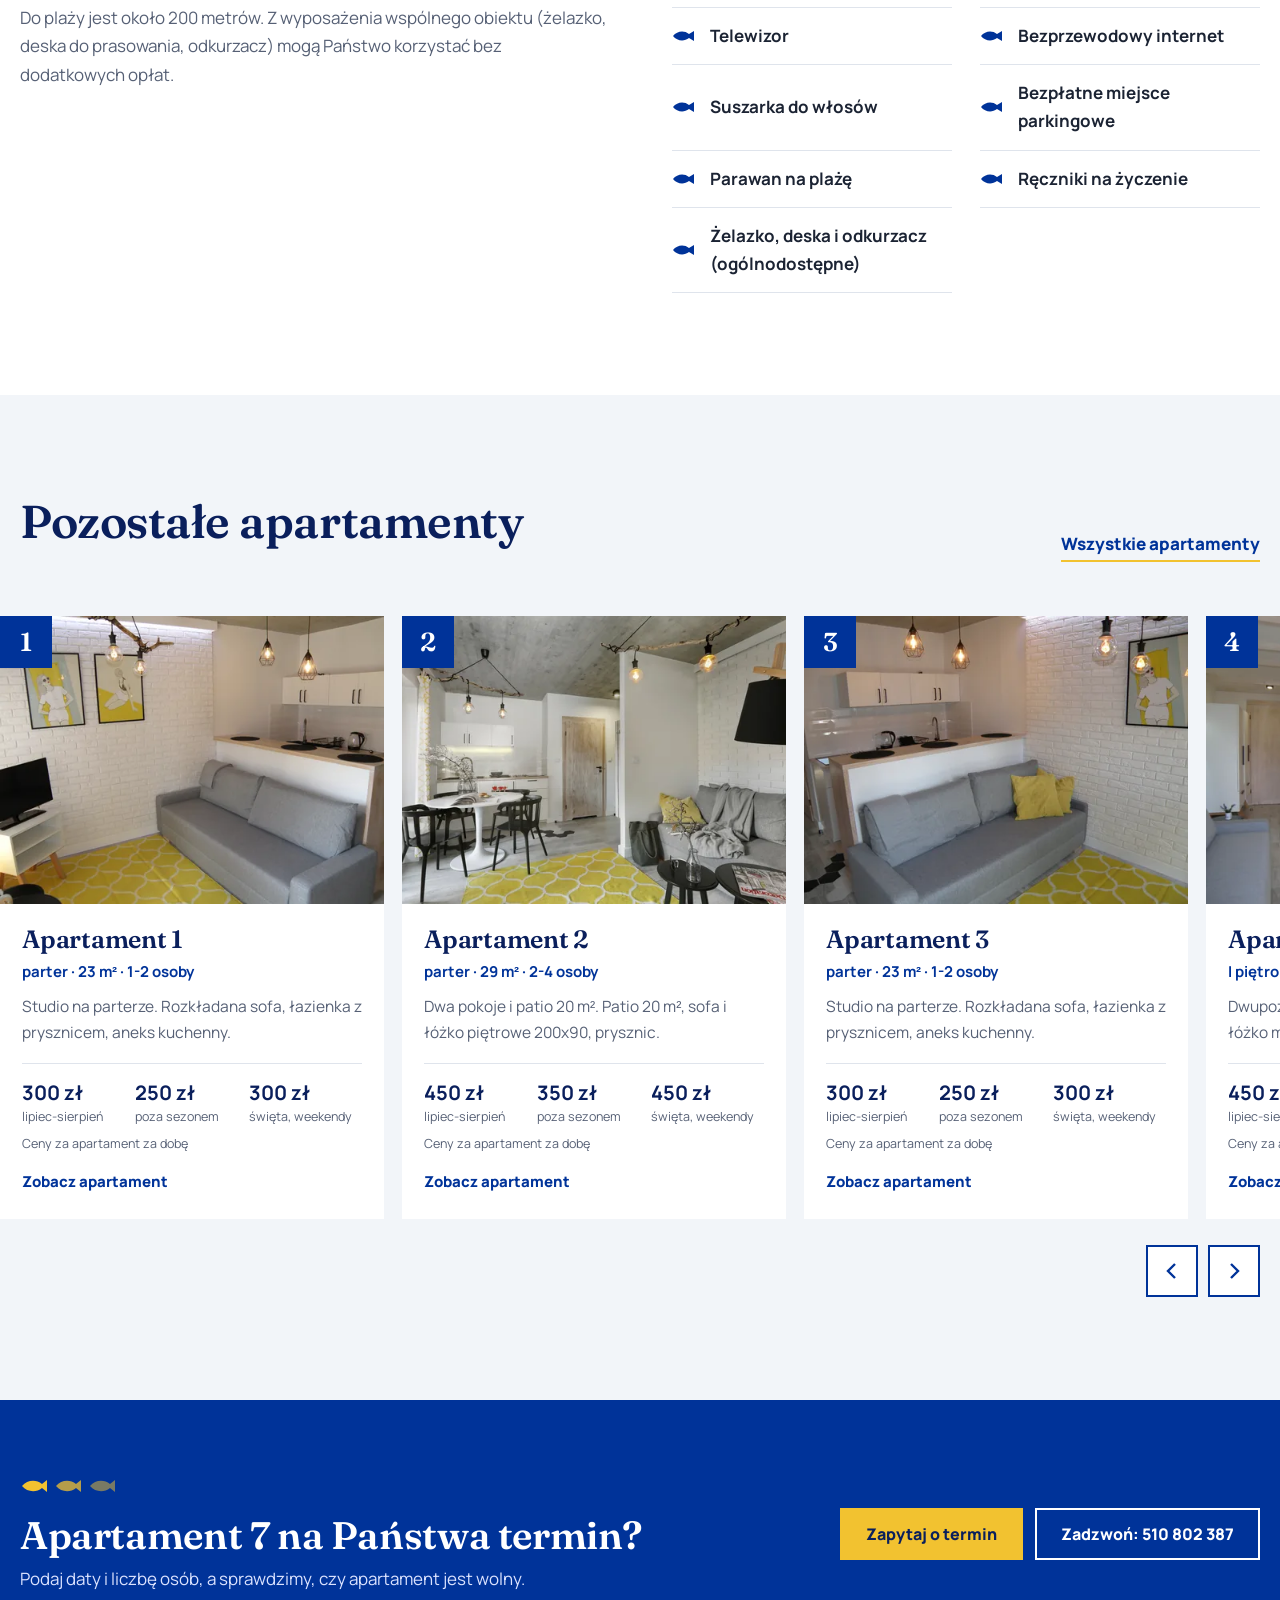
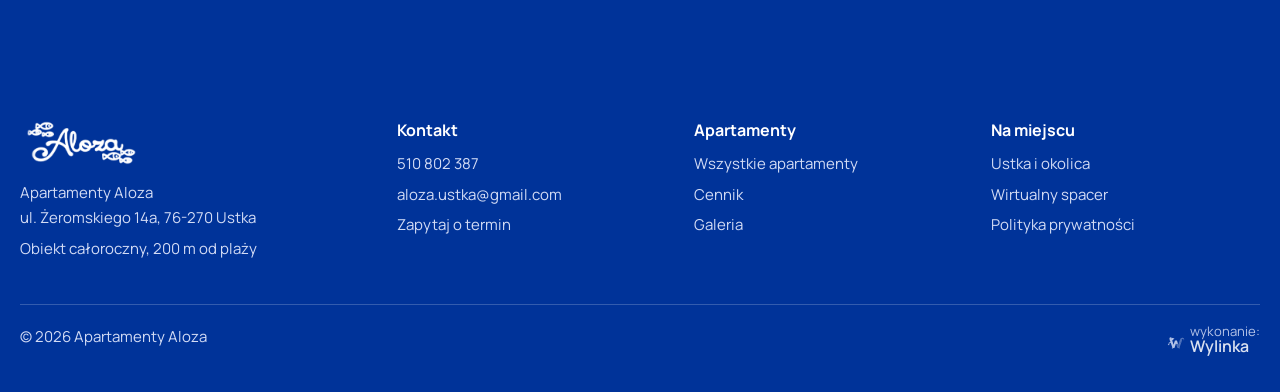
<file: apartament-7.html>
<!doctype html>
<html lang="pl">
<head>
<meta charset="utf-8">
<meta name="viewport" content="width=device-width,initial-scale=1">
<meta name="robots" content="noindex, nofollow" data-podglad>
<title>Apartament 7 w Ustce, 40 m², 2-3 osoby | Apartamenty Aloza</title>
<meta name="description" content="Apartament 7 w Ustce, 200 m od plaży: poddasze z wanną, II piętro, 40 m², dla 2-3 osób. Zdjęcia, wyposażenie i ceny od 300 zł za apartament za dobę.">
<link rel="canonical" href="https://aloza.com.pl/apartamenty-aloza/apartament-aloza-7/">
<meta property="og:type" content="website">
<meta property="og:locale" content="pl_PL">
<meta property="og:site_name" content="Apartamenty Aloza">
<meta property="og:title" content="Apartament 7 w Ustce, 40 m², 2-3 osoby | Apartamenty Aloza">
<meta property="og:description" content="Apartament 7 w Ustce, 200 m od plaży: poddasze z wanną, II piętro, 40 m², dla 2-3 osób. Zdjęcia, wyposażenie i ceny od 300 zł za apartament za dobę.">
<meta property="og:url" content="https://aloza.com.pl/apartamenty-aloza/apartament-aloza-7/">
<meta property="og:image" content="https://aloza.com.pl/img/ap/a7-n1-1920.webp">
<meta name="theme-color" content="#003399">
<link rel="preload" href="fonts/fraunces-rdzen.woff2" as="font" type="font/woff2" crossorigin>
<link rel="preload" href="fonts/manrope-rdzen.woff2" as="font" type="font/woff2" crossorigin>
<link rel="preload" as="image" href="img/ap/a7-n1-800.webp" imagesrcset="img/ap/a7-n1-480.webp 480w, img/ap/a7-n1-800.webp 800w, img/ap/a7-n1-1200.webp 1200w, img/ap/a7-n1-1600.webp 1600w, img/ap/a7-n1-1920.webp 1920w" imagesizes="(max-width: 900px) 100vw, 780px">
<link rel="stylesheet" href="css/styl.css">
<link rel="icon" href="data:image/svg+xml,%3Csvg xmlns='http://www.w3.org/2000/svg' viewBox='0 0 64 64'%3E%3Crect width='64' height='64' rx='14' fill='%23003399'/%3E%3Cpath d='M12 32c8-11 24-13 34-3l8-6v18l-8-6c-10 10-26 8-34-3z' fill='%23F2C230'/%3E%3Ccircle cx='22' cy='31' r='2.5' fill='%23003399'/%3E%3C/svg%3E">
<script src="js/strona.js" defer></script>
<script type="application/ld+json">{"@context":"https://schema.org","@type":"BreadcrumbList","itemListElement":[{"@type":"ListItem","position":1,"name":"Start","item":"https://aloza.com.pl/"},{"@type":"ListItem","position":2,"name":"Apartamenty","item":"https://aloza.com.pl/apartamenty-aloza/"},{"@type":"ListItem","position":3,"name":"Apartament 7","item":"https://aloza.com.pl/apartamenty-aloza/apartament-aloza-7/"}]}</script>
<script type="application/ld+json">{"@context":"https://schema.org","@type":"Apartment","name":"Apartament 7 - Apartamenty Aloza","description":"Apartament na drugim piętrze, na poddaszu z oknami dachowymi, 40 m². Są w nim dwie duże, wygodne rozkładane sofy 195 x 140 cm, aneks kuchenny i jedyna w obiekcie łazienka z wanną.","url":"https://aloza.com.pl/apartamenty-aloza/apartament-aloza-7/","floorSize":{"@type":"QuantitativeValue","value":40,"unitCode":"MTK"},"numberOfRooms":1,"occupancy":{"@type":"QuantitativeValue","maxValue":3},"image":["https://aloza.com.pl/img/ap/a7-n1-1920.webp","https://aloza.com.pl/img/ap/a7-n2-1920.webp","https://aloza.com.pl/img/ap/a7-n3-1920.webp"],"containedInPlace":{"@id":"https://aloza.com.pl/#obiekt"}}</script>
</head>
<body>
<a class="skip" href="#tresc">Przejdź do treści</a>
<header class="hdr">
 <div class="wrap">
  <a class="logo" href="index.html" aria-label="Apartamenty Aloza - strona główna"><img src="img/logo.png" width="309" height="134" alt="Aloza"></a>
  <nav class="menu" id="menu" aria-label="Menu główne">
   <ul><li><a href="apartamenty.html" aria-current="page">Apartamenty</a></li><li><a href="cennik.html">Cennik</a></li><li><a href="galeria.html">Galeria</a></li><li><a href="ustka.html">Ustka i okolica</a></li><li><a href="wirtualny-spacer.html">Wirtualny spacer</a></li><li><a href="kontakt.html">Kontakt</a></li></ul>
  </nav>
  <a class="tel" href="tel:+48510802387">510 802 387</a>
  <button class="burger" id="burger" type="button" aria-expanded="false" aria-controls="menu">Menu</button>
 </div>
</header>
<main id="tresc"><div class="phead"><div class="wrap bez-foto"><div><ol class="okr"><li><a href="index.html">Start</a></li><li><a href="apartamenty.html">Apartamenty</a></li><li aria-current="page">Apartament 7</li></ol><svg class="lawica" viewBox="0 0 96 20" aria-hidden="true" fill="currentColor"><path d="M2 10c5-6 14-7 20-2l5-4v12l-5-4c-6 5-15 4-20-2z"/><path d="M36 10c5-6 14-7 20-2l5-4v12l-5-4c-6 5-15 4-20-2z" opacity=".75"/><path d="M70 10c5-6 14-7 20-2l5-4v12l-5-4c-6 5-15 4-20-2z" opacity=".5"/></svg><h1>Apartament 7: poddasze z wanną</h1><p>Ii piętro · 40 m² · 2-3 osoby · 200 m od plaży w Ustce</p></div></div></div><section class="ap-bg" style="padding-top:clamp(28px,4vw,56px)"><div class="wrap apg">
 <div>
  <div class="tor-w glowne" data-grupa>
   <div class="tor" data-tor><figure tabindex="0"><img src="img/ap/a7-n1-800.webp" srcset="img/ap/a7-n1-480.webp 480w, img/ap/a7-n1-800.webp 800w, img/ap/a7-n1-1200.webp 1200w, img/ap/a7-n1-1600.webp 1600w, img/ap/a7-n1-1920.webp 1920w" sizes="(max-width: 900px) 100vw, 780px" width="1920" height="1280" alt="Poddasze z dwiema sofami i oknami dachowymi" data-duze="img/ap/a7-n1-1920.webp"></figure><figure tabindex="0"><img src="img/ap/a7-n2-800.webp" srcset="img/ap/a7-n2-480.webp 480w, img/ap/a7-n2-800.webp 800w, img/ap/a7-n2-1200.webp 1200w, img/ap/a7-n2-1600.webp 1600w, img/ap/a7-n2-1920.webp 1920w" sizes="(max-width: 900px) 100vw, 780px" width="1920" height="1280" alt="Aneks kuchenny z hokerami i wejście na poddasze" data-duze="img/ap/a7-n2-1920.webp" loading="lazy"></figure><figure tabindex="0"><img src="img/ap/a7-n3-800.webp" srcset="img/ap/a7-n3-480.webp 480w, img/ap/a7-n3-800.webp 800w, img/ap/a7-n3-1200.webp 1200w, img/ap/a7-n3-1600.webp 1600w, img/ap/a7-n3-1920.webp 1920w" sizes="(max-width: 900px) 100vw, 780px" width="1920" height="1280" alt="Łazienka z wanną i umywalką nablatową" data-duze="img/ap/a7-n3-1920.webp" loading="lazy"></figure><figure tabindex="0"><img src="img/ap/a7-1-800.webp" srcset="img/ap/a7-1-480.webp 480w, img/ap/a7-1-800.webp 800w, img/ap/a7-1-1000.webp 1000w" sizes="(max-width: 900px) 100vw, 780px" width="1000" height="750" alt="Pokój na poddaszu z dwiema sofami" data-duze="img/ap/a7-1-1000.webp" loading="lazy"></figure><figure tabindex="0"><img src="img/ap/a7-2-800.webp" srcset="img/ap/a7-2-480.webp 480w, img/ap/a7-2-800.webp 800w, img/ap/a7-2-1000.webp 1000w" sizes="(max-width: 900px) 100vw, 780px" width="1000" height="750" alt="Sofa i stolik na poddaszu" data-duze="img/ap/a7-2-1000.webp" loading="lazy"></figure><figure tabindex="0"><img src="img/ap/a7-3-800.webp" srcset="img/ap/a7-3-480.webp 480w, img/ap/a7-3-800.webp 800w, img/ap/a7-3-1000.webp 1000w" sizes="(max-width: 900px) 100vw, 780px" width="1000" height="750" alt="Aneks kuchenny z hokerami" data-duze="img/ap/a7-3-1000.webp" loading="lazy"></figure><figure tabindex="0"><img src="img/ap/a7-4-800.webp" srcset="img/ap/a7-4-480.webp 480w, img/ap/a7-4-800.webp 800w, img/ap/a7-4-1000.webp 1000w" sizes="(max-width: 900px) 100vw, 780px" width="1000" height="750" alt="Pokój dzienny i aneks pod oknami dachowymi" data-duze="img/ap/a7-4-1000.webp" loading="lazy"></figure><figure tabindex="0"><img src="img/ap/a7-5-800.webp" srcset="img/ap/a7-5-480.webp 480w, img/ap/a7-5-800.webp 800w, img/ap/a7-5-1000.webp 1000w" sizes="(max-width: 900px) 100vw, 780px" width="1000" height="750" alt="Aneks kuchenny pod oknem dachowym" data-duze="img/ap/a7-5-1000.webp" loading="lazy"></figure><figure tabindex="0"><img src="img/ap/a7-6-800.webp" srcset="img/ap/a7-6-480.webp 480w, img/ap/a7-6-800.webp 800w, img/ap/a7-6-1000.webp 1000w" sizes="(max-width: 900px) 100vw, 780px" width="1000" height="750" alt="Łazienka z umywalką nablatową" data-duze="img/ap/a7-6-1000.webp" loading="lazy"></figure><figure tabindex="0"><img src="img/ap/a7-7-800.webp" srcset="img/ap/a7-7-480.webp 480w, img/ap/a7-7-800.webp 800w, img/ap/a7-7-1000.webp 1000w" sizes="(max-width: 900px) 100vw, 780px" width="1000" height="750" alt="Wanna pod oknem dachowym" data-duze="img/ap/a7-7-1000.webp" loading="lazy"></figure><figure tabindex="0"><img src="img/ap/a7-8-800.webp" srcset="img/ap/a7-8-480.webp 480w, img/ap/a7-8-800.webp 800w, img/ap/a7-8-1000.webp 1000w" sizes="(max-width: 900px) 100vw, 780px" width="1000" height="750" alt="Umywalka i sześciokątne płytki" data-duze="img/ap/a7-8-1000.webp" loading="lazy"></figure></div>
   <span class="licznik">1 / 11</span>
  </div>
  <div class="miniatury"><button type="button" aria-label="Zdjęcie 1: Poddasze z dwiema sofami i oknami dachowymi" aria-current="true"><img src="img/ap/a7-n1-480.webp" width="480" height="320" alt="" loading="lazy"></button><button type="button" aria-label="Zdjęcie 2: Aneks kuchenny z hokerami i wejście na poddasze" aria-current="false"><img src="img/ap/a7-n2-480.webp" width="480" height="320" alt="" loading="lazy"></button><button type="button" aria-label="Zdjęcie 3: Łazienka z wanną i umywalką nablatową" aria-current="false"><img src="img/ap/a7-n3-480.webp" width="480" height="320" alt="" loading="lazy"></button><button type="button" aria-label="Zdjęcie 4: Pokój na poddaszu z dwiema sofami" aria-current="false"><img src="img/ap/a7-1-480.webp" width="480" height="360" alt="" loading="lazy"></button><button type="button" aria-label="Zdjęcie 5: Sofa i stolik na poddaszu" aria-current="false"><img src="img/ap/a7-2-480.webp" width="480" height="360" alt="" loading="lazy"></button><button type="button" aria-label="Zdjęcie 6: Aneks kuchenny z hokerami" aria-current="false"><img src="img/ap/a7-3-480.webp" width="480" height="360" alt="" loading="lazy"></button><button type="button" aria-label="Zdjęcie 7: Pokój dzienny i aneks pod oknami dachowymi" aria-current="false"><img src="img/ap/a7-4-480.webp" width="480" height="360" alt="" loading="lazy"></button><button type="button" aria-label="Zdjęcie 8: Aneks kuchenny pod oknem dachowym" aria-current="false"><img src="img/ap/a7-5-480.webp" width="480" height="360" alt="" loading="lazy"></button><button type="button" aria-label="Zdjęcie 9: Łazienka z umywalką nablatową" aria-current="false"><img src="img/ap/a7-6-480.webp" width="480" height="360" alt="" loading="lazy"></button><button type="button" aria-label="Zdjęcie 10: Wanna pod oknem dachowym" aria-current="false"><img src="img/ap/a7-7-480.webp" width="480" height="360" alt="" loading="lazy"></button><button type="button" aria-label="Zdjęcie 11: Umywalka i sześciokątne płytki" aria-current="false"><img src="img/ap/a7-8-480.webp" width="480" height="360" alt="" loading="lazy"></button></div>
 </div>
 <aside class="karta" aria-labelledby="karta-h">
  <h2 id="karta-h">Apartament 7 w skrócie</h2>
  <ul class="parametry"><li><span>Położenie</span><b>II piętro</b></li><li><span>Powierzchnia</span><b>40 m²</b></li><li><span>Liczba osób</span><b>2-3 osoby</b></li><li><span>Balkon / patio</span><b>brak</b></li></ul>
  <div class="ceny"><div><b>350 zł</b><span>lipiec-sierpień</span></div><div><b>300 zł</b><span>poza sezonem</span></div><div><b>350 zł</b><span>święta, weekendy</span></div></div>
  <p class="za-co">Cena za apartament za dobę. <a href="cennik.html">Cały cennik</a></p>
  <div class="przyc"><a class="btn btn-g" href="kontakt.html?apartament=7">Zapytaj o termin</a><a class="btn btn-r" href="tel:+48510802387">Zadzwoń: 510 802 387</a></div>
 </aside>
</div></section>
<section><div class="wrap dwie">
 <div class="opis"><h2>O apartamencie</h2><p>Apartament na drugim piętrze, na poddaszu z oknami dachowymi, 40 m². Są w nim dwie duże, wygodne rozkładane sofy 195 x 140 cm, aneks kuchenny i jedyna w obiekcie łazienka z wanną.</p><p>Apartament nie ma balkonu. Mieści od dwóch do trzech osób.</p><p>Do plaży jest około 200 metrów. Z wyposażenia wspólnego obiektu (żelazko, deska do prasowania, odkurzacz) mogą Państwo korzystać bez dodatkowych opłat.</p></div>
 <div><h2>Wyposażenie</h2><ul class="lista-ryb"><li><svg width="26" height="12" viewBox="0 0 26 12" fill="currentColor" aria-hidden="true"><path d="M1 6c4-5 11-6 16-2l5-3v10l-5-3C12 12 5 11 1 6z"/></svg>Poddasze z oknami dachowymi</li><li><svg width="26" height="12" viewBox="0 0 26 12" fill="currentColor" aria-hidden="true"><path d="M1 6c4-5 11-6 16-2l5-3v10l-5-3C12 12 5 11 1 6z"/></svg>Dwie duże, wygodne rozkładane sofy 195 x 140 cm</li><li><svg width="26" height="12" viewBox="0 0 26 12" fill="currentColor" aria-hidden="true"><path d="M1 6c4-5 11-6 16-2l5-3v10l-5-3C12 12 5 11 1 6z"/></svg>Łazienka z wanną</li><li><svg width="26" height="12" viewBox="0 0 26 12" fill="currentColor" aria-hidden="true"><path d="M1 6c4-5 11-6 16-2l5-3v10l-5-3C12 12 5 11 1 6z"/></svg>Aneks kuchenny z hokerami</li><li><svg width="26" height="12" viewBox="0 0 26 12" fill="currentColor" aria-hidden="true"><path d="M1 6c4-5 11-6 16-2l5-3v10l-5-3C12 12 5 11 1 6z"/></svg>Telewizor</li><li><svg width="26" height="12" viewBox="0 0 26 12" fill="currentColor" aria-hidden="true"><path d="M1 6c4-5 11-6 16-2l5-3v10l-5-3C12 12 5 11 1 6z"/></svg>Bezprzewodowy internet</li><li><svg width="26" height="12" viewBox="0 0 26 12" fill="currentColor" aria-hidden="true"><path d="M1 6c4-5 11-6 16-2l5-3v10l-5-3C12 12 5 11 1 6z"/></svg>Suszarka do włosów</li><li><svg width="26" height="12" viewBox="0 0 26 12" fill="currentColor" aria-hidden="true"><path d="M1 6c4-5 11-6 16-2l5-3v10l-5-3C12 12 5 11 1 6z"/></svg>Bezpłatne miejsce parkingowe</li><li><svg width="26" height="12" viewBox="0 0 26 12" fill="currentColor" aria-hidden="true"><path d="M1 6c4-5 11-6 16-2l5-3v10l-5-3C12 12 5 11 1 6z"/></svg>Parawan na plażę</li><li><svg width="26" height="12" viewBox="0 0 26 12" fill="currentColor" aria-hidden="true"><path d="M1 6c4-5 11-6 16-2l5-3v10l-5-3C12 12 5 11 1 6z"/></svg>Ręczniki na życzenie</li><li><svg width="26" height="12" viewBox="0 0 26 12" fill="currentColor" aria-hidden="true"><path d="M1 6c4-5 11-6 16-2l5-3v10l-5-3C12 12 5 11 1 6z"/></svg>Żelazko, deska i odkurzacz (ogólnodostępne)</li></ul></div>
</div></section>
<section class="ap-bg"><div class="wrap">
 <div class="sek-h z-linkiem"><div><h2>Pozostałe apartamenty</h2></div><a class="lnk" href="apartamenty.html">Wszystkie apartamenty</a></div>
 <div class="tor-w"><div class="tor" data-tor><a class="ap" href="apartament-1.html"><div class="fot"><img src="img/a1-800.webp" srcset="img/a1-480.webp 480w, img/a1-800.webp 800w, img/a1-1000.webp 1000w" sizes="(max-width: 560px) 85vw, 390px" width="800" height="600" alt="Apartament 1: studio na parterze" loading="lazy"><span class="nr">1</span></div><div class="tr"><h3>Apartament 1</h3><p class="par">parter · 23 m² · 1-2 osoby</p><p class="op">Studio na parterze. Rozkładana sofa, łazienka z prysznicem, aneks kuchenny.</p><div class="ceny"><div><b>300 zł</b><span>lipiec-sierpień</span></div><div><b>250 zł</b><span>poza sezonem</span></div><div><b>300 zł</b><span>święta, weekendy</span></div></div><p class="za-dobe">Ceny za apartament za dobę</p><span class="wiecej">Zobacz apartament</span></div></a><a class="ap" href="apartament-2.html"><div class="fot"><img src="img/a2-800.webp" srcset="img/a2-480.webp 480w, img/a2-800.webp 800w, img/a2-1000.webp 1000w" sizes="(max-width: 560px) 85vw, 390px" width="800" height="600" alt="Apartament 2: dwa pokoje i patio 20 m²" loading="lazy"><span class="nr">2</span></div><div class="tr"><h3>Apartament 2</h3><p class="par">parter · 29 m² · 2-4 osoby</p><p class="op">Dwa pokoje i patio 20 m². Patio 20 m², sofa i łóżko piętrowe 200x90, prysznic.</p><div class="ceny"><div><b>450 zł</b><span>lipiec-sierpień</span></div><div><b>350 zł</b><span>poza sezonem</span></div><div><b>450 zł</b><span>święta, weekendy</span></div></div><p class="za-dobe">Ceny za apartament za dobę</p><span class="wiecej">Zobacz apartament</span></div></a><a class="ap" href="apartament-3.html"><div class="fot"><img src="img/a3-800.webp" srcset="img/a3-480.webp 480w, img/a3-800.webp 800w, img/a3-1000.webp 1000w" sizes="(max-width: 560px) 85vw, 390px" width="800" height="600" alt="Apartament 3: studio na parterze" loading="lazy"><span class="nr">3</span></div><div class="tr"><h3>Apartament 3</h3><p class="par">parter · 23 m² · 1-2 osoby</p><p class="op">Studio na parterze. Rozkładana sofa, łazienka z prysznicem, aneks kuchenny.</p><div class="ceny"><div><b>300 zł</b><span>lipiec-sierpień</span></div><div><b>250 zł</b><span>poza sezonem</span></div><div><b>300 zł</b><span>święta, weekendy</span></div></div><p class="za-dobe">Ceny za apartament za dobę</p><span class="wiecej">Zobacz apartament</span></div></a><a class="ap" href="apartament-4.html"><div class="fot"><img src="img/a4-800.webp" srcset="img/a4-480.webp 480w, img/a4-800.webp 800w, img/a4-1000.webp 1000w" sizes="(max-width: 560px) 85vw, 390px" width="800" height="600" alt="Apartament 4: dwupoziomowy z balkonem" loading="lazy"><span class="nr">4</span></div><div class="tr"><h3>Apartament 4</h3><p class="par">I piętro · 35 m² · 2-4 osoby</p><p class="op">Dwupoziomowy z balkonem. Balkon, na górze łóżko małżeńskie, na dole sofa.</p><div class="ceny"><div><b>450 zł</b><span>lipiec-sierpień</span></div><div><b>350 zł</b><span>poza sezonem</span></div><div><b>450 zł</b><span>święta, weekendy</span></div></div><p class="za-dobe">Ceny za apartament za dobę</p><span class="wiecej">Zobacz apartament</span></div></a><a class="ap" href="apartament-5.html"><div class="fot"><img src="img/a5-800.webp" srcset="img/a5-480.webp 480w, img/a5-800.webp 800w, img/a5-1000.webp 1000w" sizes="(max-width: 560px) 85vw, 390px" width="800" height="600" alt="Apartament 5: dwa pokoje, balkon i taras" loading="lazy"><span class="nr">5</span></div><div class="tr"><h3>Apartament 5</h3><p class="par">I piętro · 29 m² · 2-4 osoby</p><p class="op">Dwa pokoje, balkon i taras. Balkon i taras, sofa i łóżko piętrowe 200x90.</p><div class="ceny"><div><b>450 zł</b><span>lipiec-sierpień</span></div><div><b>350 zł</b><span>poza sezonem</span></div><div><b>450 zł</b><span>święta, weekendy</span></div></div><p class="za-dobe">Ceny za apartament za dobę</p><span class="wiecej">Zobacz apartament</span></div></a><a class="ap" href="apartament-6.html"><div class="fot"><img src="img/a6-800.webp" srcset="img/a6-480.webp 480w, img/a6-800.webp 800w, img/a6-1000.webp 1000w" sizes="(max-width: 560px) 85vw, 390px" width="800" height="600" alt="Apartament 6: dwupoziomowy z balkonem" loading="lazy"><span class="nr">6</span></div><div class="tr"><h3>Apartament 6</h3><p class="par">I piętro · 35 m² · 2-4 osoby</p><p class="op">Dwupoziomowy z balkonem. Balkon, na górze łóżko małżeńskie, na dole sofa.</p><div class="ceny"><div><b>450 zł</b><span>lipiec-sierpień</span></div><div><b>350 zł</b><span>poza sezonem</span></div><div><b>450 zł</b><span>święta, weekendy</span></div></div><p class="za-dobe">Ceny za apartament za dobę</p><span class="wiecej">Zobacz apartament</span></div></a></div><div class="strz"><button type="button" data-w="-1" aria-label="Poprzednie apartamenty"><svg width="20" height="20" viewBox="0 0 20 20" aria-hidden="true"><path d="M13 3 6 10l7 7" fill="none" stroke="currentColor" stroke-width="2.4"/></svg></button><button type="button" data-w="1" aria-label="Następne apartamenty"><svg width="20" height="20" viewBox="0 0 20 20" aria-hidden="true"><path d="m7 3 7 7-7 7" fill="none" stroke="currentColor" stroke-width="2.4"/></svg></button></div></div>
</div></section>
<section class="cta"><div class="wrap"><div><svg class="lawica" viewBox="0 0 96 20" aria-hidden="true" fill="currentColor"><path d="M2 10c5-6 14-7 20-2l5-4v12l-5-4c-6 5-15 4-20-2z"/><path d="M36 10c5-6 14-7 20-2l5-4v12l-5-4c-6 5-15 4-20-2z" opacity=".75"/><path d="M70 10c5-6 14-7 20-2l5-4v12l-5-4c-6 5-15 4-20-2z" opacity=".5"/></svg><h2>Apartament 7 na Państwa termin?</h2><p>Podaj daty i liczbę osób, a sprawdzimy, czy apartament jest wolny.</p></div><div class="przyc"><a class="btn btn-z" href="kontakt.html?apartament=7">Zapytaj o termin</a><a class="btn btn-o" href="tel:+48510802387">Zadzwoń: 510 802 387</a></div></div></section>
</main>
<footer class="stopka">
 <div class="wrap">
  <div><img src="img/logo.png" width="309" height="134" alt="Aloza" loading="lazy"><p>Apartamenty Aloza<br>ul. Żeromskiego 14a, 76-270 Ustka</p><p>Obiekt całoroczny, 200 m od plaży</p></div>
  <div><b>Kontakt</b><p><a href="tel:+48510802387">510 802 387</a></p><p><a href="mailto:aloza.ustka@gmail.com">aloza.ustka@gmail.com</a></p><p><a href="kontakt.html">Zapytaj o termin</a></p></div>
  <div><b>Apartamenty</b><p><a href="apartamenty.html">Wszystkie apartamenty</a></p><p><a href="cennik.html">Cennik</a></p><p><a href="galeria.html">Galeria</a></p></div>
  <div><b>Na miejscu</b><p><a href="ustka.html">Ustka i okolica</a></p><p><a href="wirtualny-spacer.html">Wirtualny spacer</a></p><p><a href="polityka-prywatnosci.html">Polityka prywatności</a></p></div>
  <div class="dol"><span>© 2026 Apartamenty Aloza</span><a class="wylinka-badge" href="https://wylinka.pl/?utm_source=aloza.com.pl&amp;utm_medium=stopka&amp;utm_campaign=wykonanie" rel="noopener" title="Strona wykonana przez Wylinka"><svg viewBox="0 0 64 64" aria-hidden="true" focusable="false" fill="currentColor"><path d="M9.8 22.8l-1.2-7.9 2.2-3.7 15.5 4.6-.5 1.5-7.2 5.5 4.7 15.6 5-15.6 7 0 4.1 12.7-4.2-.9-2.6 1.8-.8-2.2-5.3 15.6-4.3 0 .4 .2-2.1 2.8-1.3-1.1 1.1-1.4-3.1 .2-.1-1.7 2.2-.1-5.7-16.5-4.8 .6-.8 3.1 0 .5-.3 .5 .8 2.2-1.6 .5-.4-1.3-.8 1.6-1.5-.8 .8-1.6-1.4 .6-.6-1.6 2.3-.8 .2-.4 1.3-4.8 5.9-.8-2.4-6.9zM15.2 13.7l-.1-.4-.4 .8-.1 .8 .1 1 .1 .4 .3 .7 .3-.9 .1-.7 0-.8z"/><path class="wy-pod" d="M37.1 49.8l-4.5-13.3 2.6-1.8 4.2 .9 .9 2.8 3-9.7 0-.5 .1-.8 3.2-8.4 .5-1 .6-1 .9-1.1 1.3-1 1.1-.7 1.4-.5 1.4-.3 .7 0 .9 0 1.2 .3 1.4 .6 .8 .5 .7 .7 .6 .7 .5 .9 .3 .9 .1 .9 0 .8-.2 .9-.5 .9-.5 .6-.7 .5-.7 .3-.1-.1 0-.1 .5-.5 .3-.7 .2-.5 0-.6-.1-.6-.3-.7-.4-.5-.4-.4-.5-.3-.6-.3-.7 0-.7 .1-.6 .1-.5 .4-.5 .5-.3 .5-.2 .7-.1 1.5-1.4 5.1-.8 3.3-.3 .7-.5 .7-6 17.5 1.9 .1-.1 1.7-3.1-.2 1.1 1.4-1.3 1.1-2.1-2.8 .4-.2z"/><path class="wy-old" d="M40.8 50l.4-.2-4.1 0-4.2-12.5 2.5-1.7 4.3 .9 .6 1.9 .6-1.6 0-.3 2.4-7.8 0-.5 .1-.8 3.2-8.4 .4-.8 .6-.9 .9-1.2 .9-.9 1.3-.8 1.4-.6 1.2-.3 1.4-.1 1.3 .1 .6 .2 .8 .3 1.1 .6 .9 .7 .7 .9 .5 .9 .3 .9 .1 1.1-.1 .9-.3 .9-.4 .7-.6 .7-.6 .4-.6 .2-.1-.1 0-.1 .5-.5 .3-.7 .2-.5 0-.5-.1-.6-.2-.6-.3-.5-.4-.5-.5-.3-.6-.3-.7-.1-.6 0-.6 .1-.6 .3-.6 .5-.3 .4-.2 .5-.1 .5-.1 1.5-1.4 5.1-.8 3.3-.3 .7-.5 .7-6 17.5 1.9 .1-.1 1.7-3.1-.2 1.1 1.4-1.3 1.1zM49.6 17.1l.6 1.7-1.5 1.9 .4 .4 1.8-2.1-.7-2.1zM48.1 28.3l.5 1.8-1.7 1.8 .4 .4 1.9-2-.6-2.2zM37.9 41.7l1.7-1.5-.4-.4-1.7 1.4zM42.6 38.7l-1.5 2.8 1.1 2-1.3 2.6 .5 .2 1.5-2.8-1.1-2 1.4-2.5z"/></svg><span>wykonanie: <b>Wylinka</b></span></a></div>
 </div>
</footer>
<div class="lb" id="lb" role="dialog" aria-modal="true" aria-label="Powiększone zdjęcie"><img alt=""><button type="button" class="zam" aria-label="Zamknij">×</button><button type="button" class="pop" aria-label="Poprzednie zdjęcie">‹</button><button type="button" class="nas" aria-label="Następne zdjęcie">›</button><p class="lbl"></p></div>
</body>
</html>
</file>
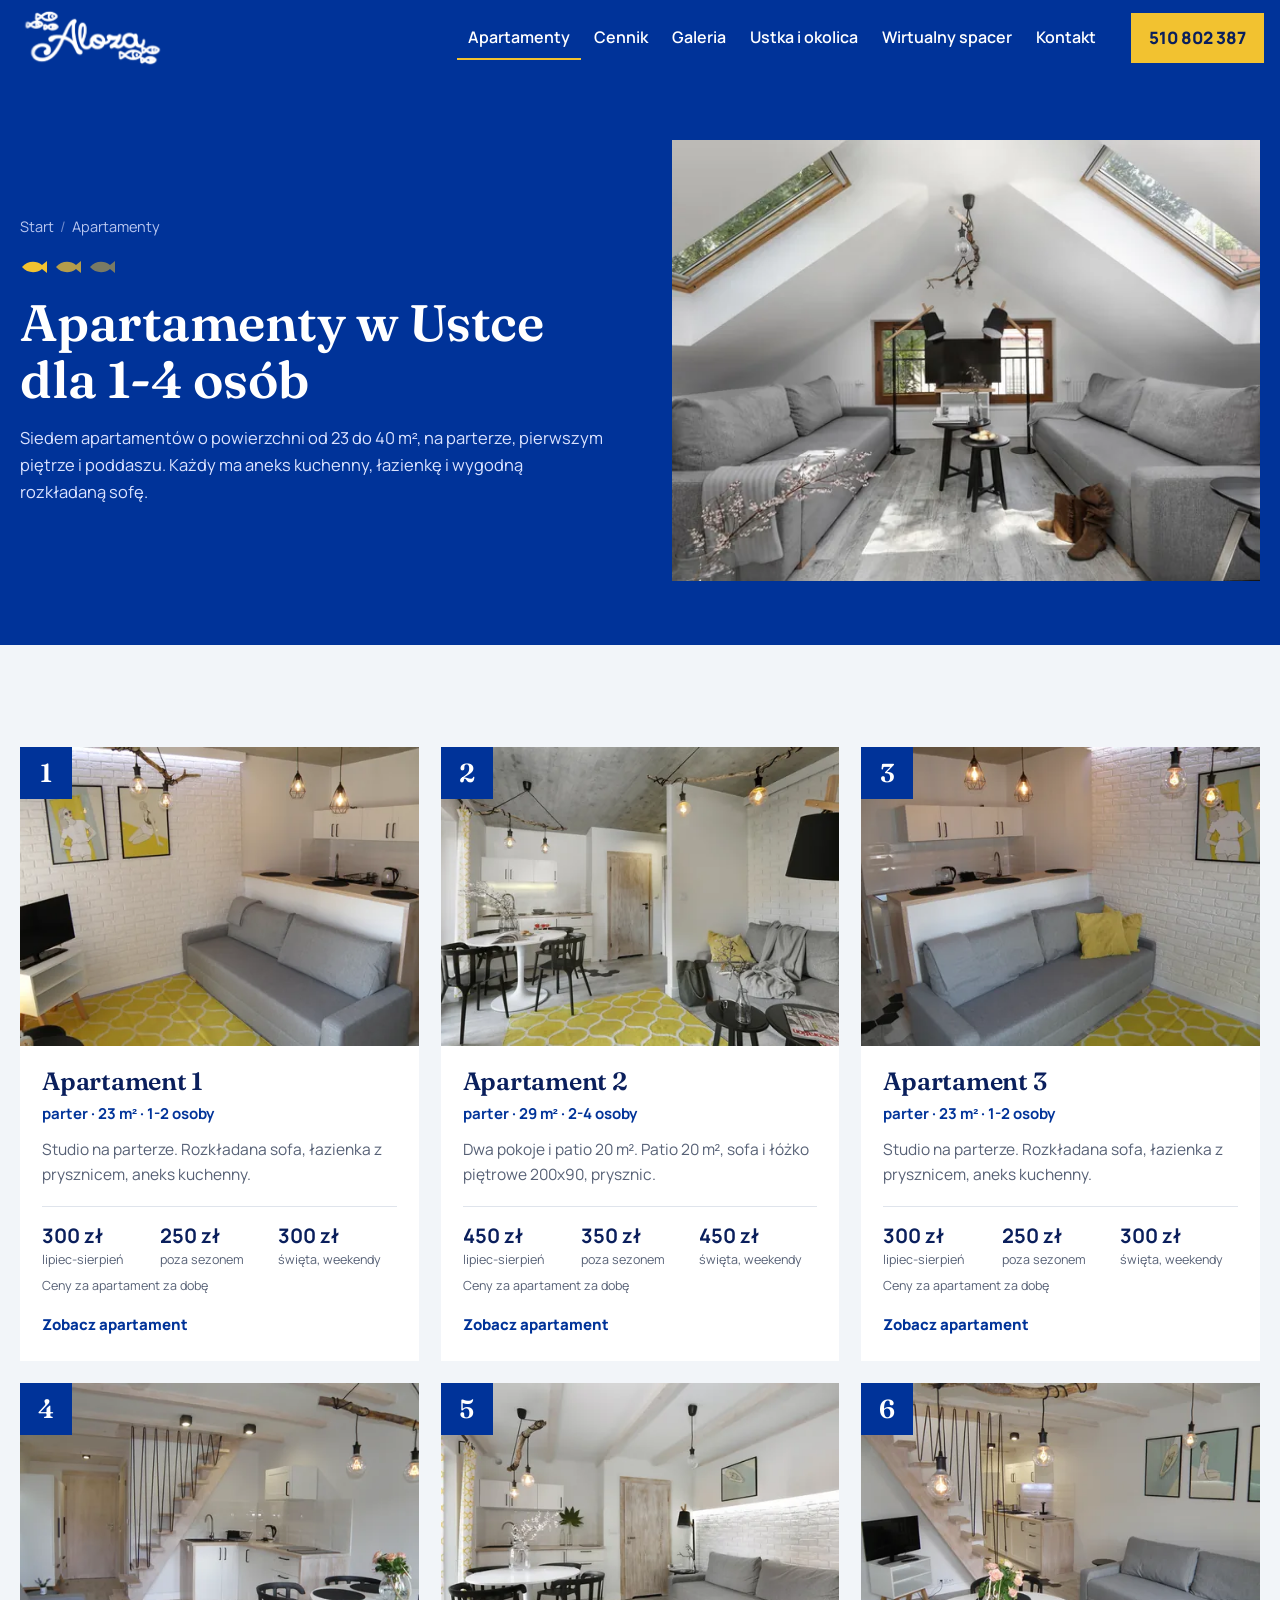
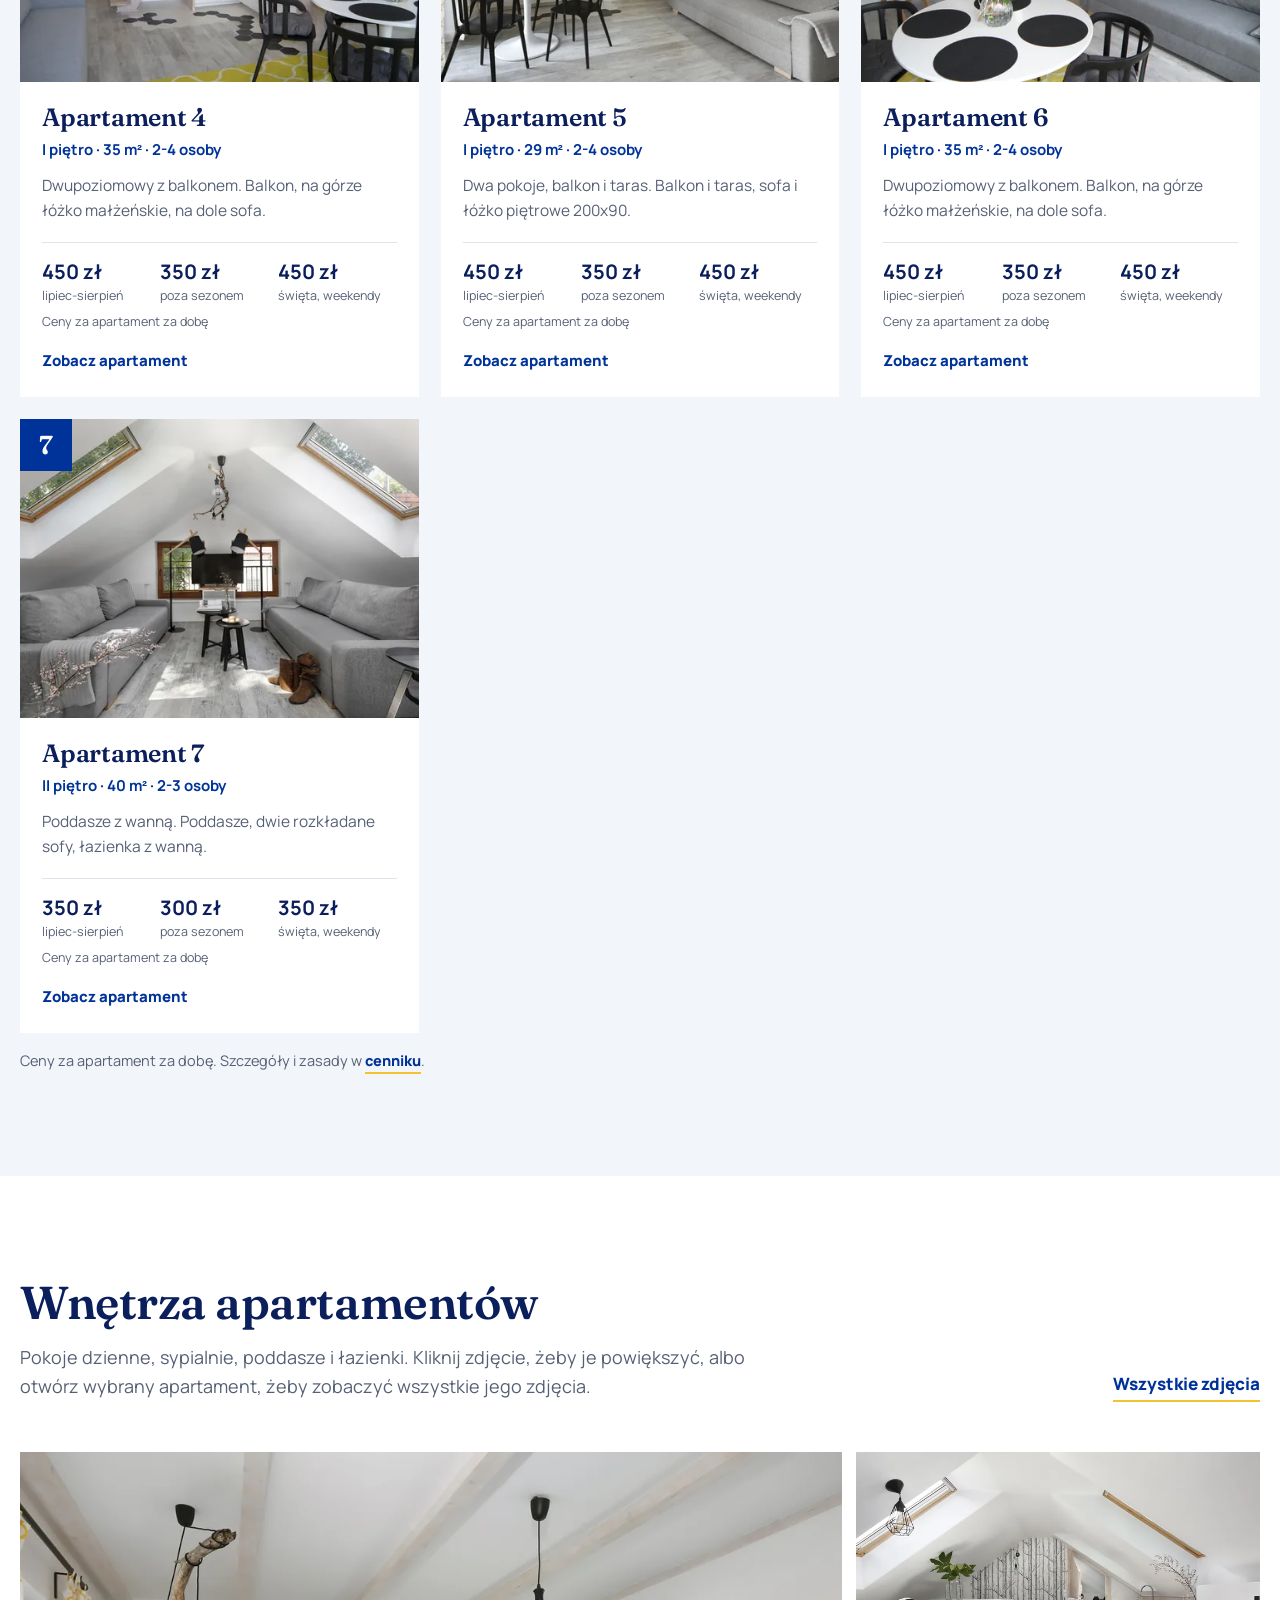
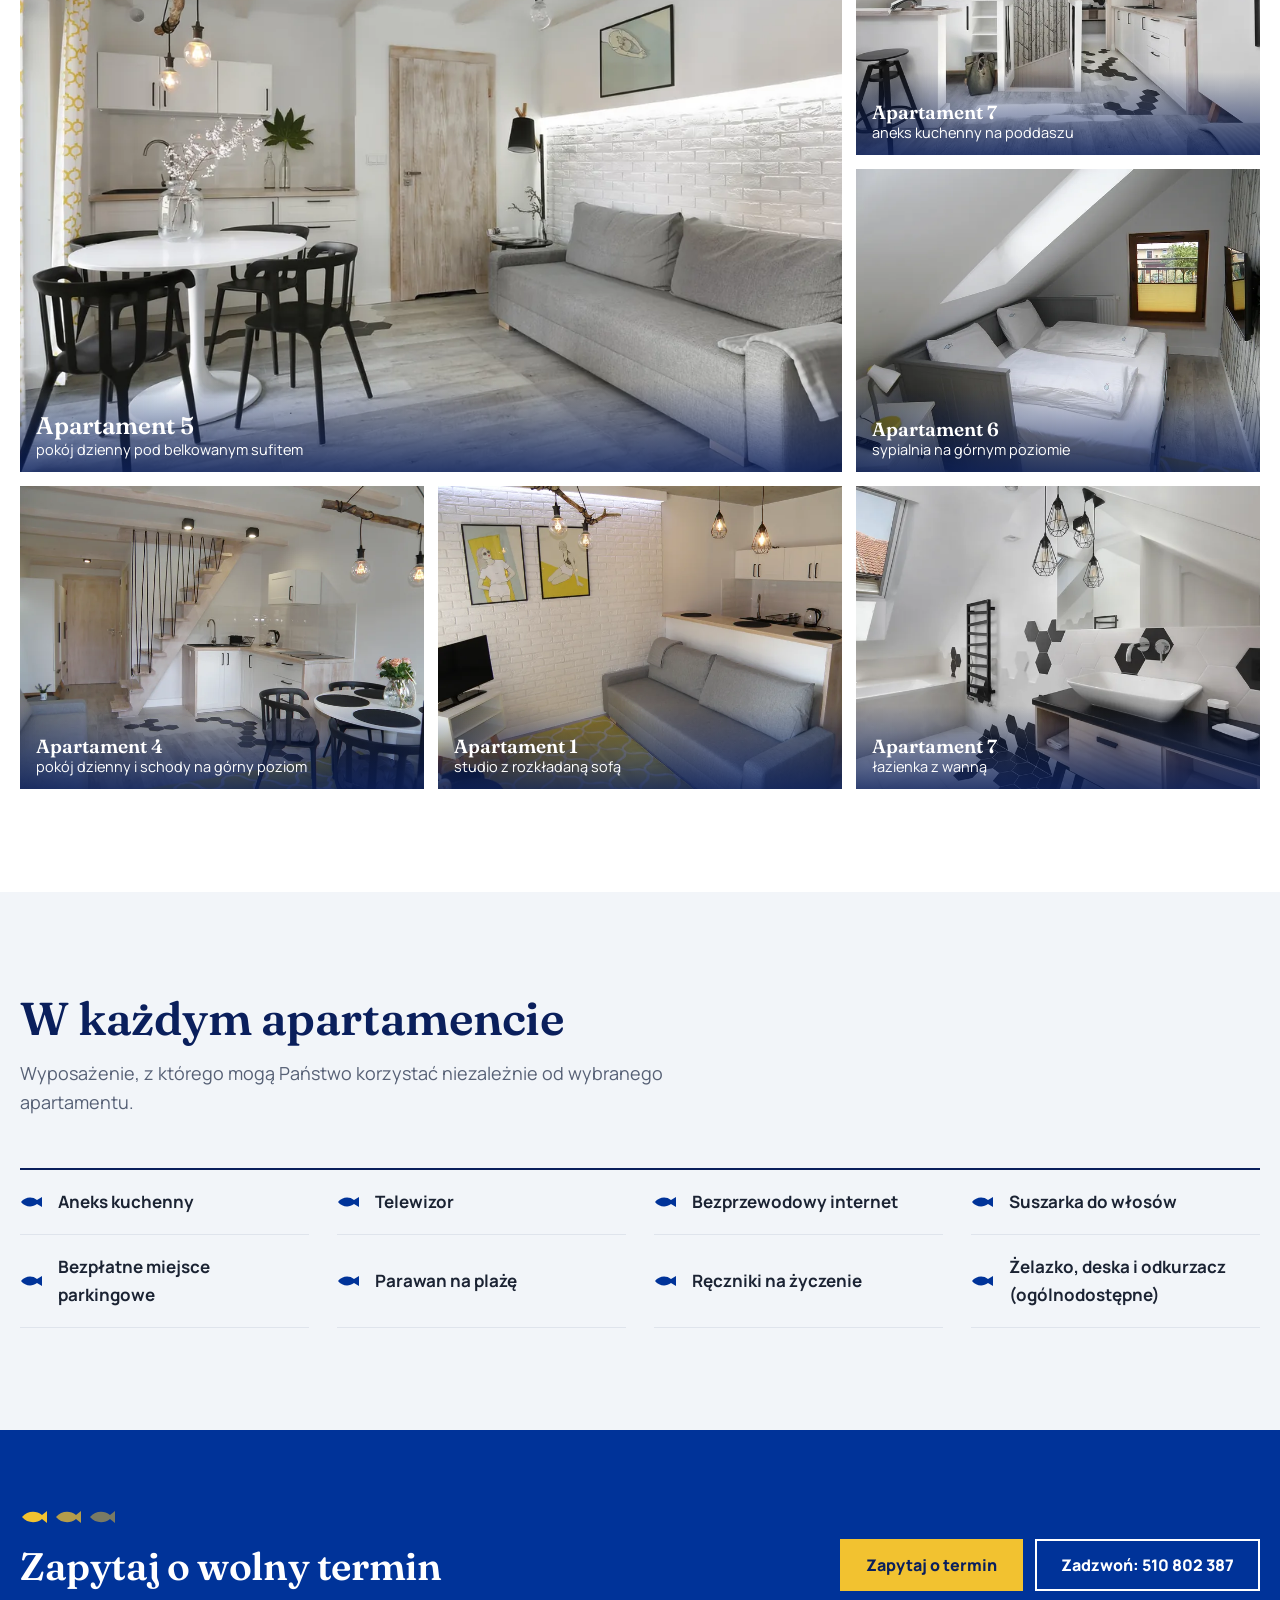
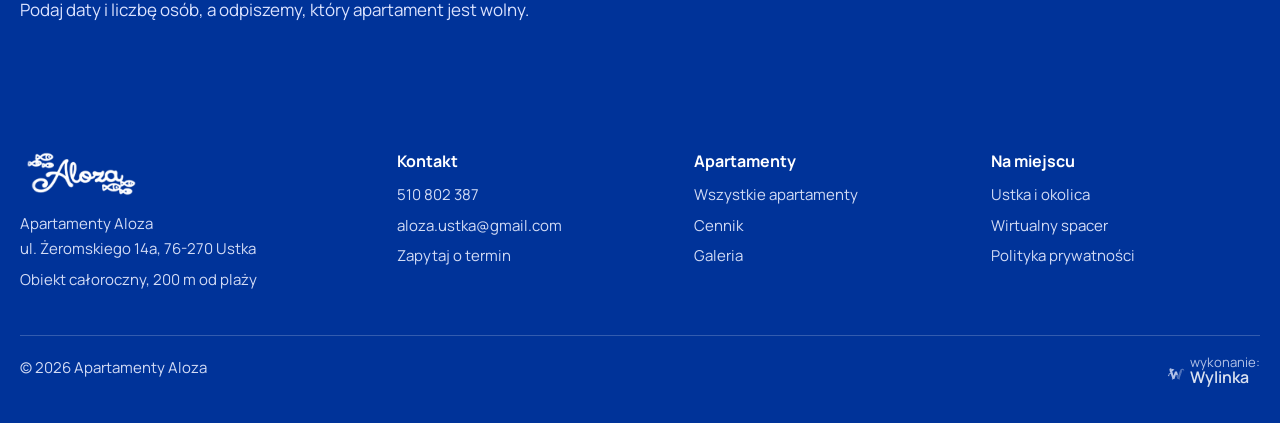
<file: apartamenty.html>
<!doctype html>
<html lang="pl">
<head>
<meta charset="utf-8">
<meta name="viewport" content="width=device-width,initial-scale=1">
<meta name="robots" content="noindex, nofollow" data-podglad>
<title>Apartamenty Aloza w Ustce: 7 apartamentów dla 1-4 osób</title>
<meta name="description" content="Siedem apartamentów w Ustce, 200 m od plaży: studia 23 m², apartamenty dwupokojowe, dwupoziomowe z balkonem i poddasze z wanną. Opisy, zdjęcia i ceny.">
<link rel="canonical" href="https://aloza.com.pl/apartamenty-aloza/">
<meta property="og:type" content="website">
<meta property="og:locale" content="pl_PL">
<meta property="og:site_name" content="Apartamenty Aloza">
<meta property="og:title" content="Apartamenty Aloza w Ustce: 7 apartamentów dla 1-4 osób">
<meta property="og:description" content="Siedem apartamentów w Ustce, 200 m od plaży: studia 23 m², apartamenty dwupokojowe, dwupoziomowe z balkonem i poddasze z wanną. Opisy, zdjęcia i ceny.">
<meta property="og:url" content="https://aloza.com.pl/apartamenty-aloza/">
<meta property="og:image" content="https://aloza.com.pl/img/hero1-1400.webp">
<meta name="theme-color" content="#003399">
<link rel="preload" href="fonts/fraunces-rdzen.woff2" as="font" type="font/woff2" crossorigin>
<link rel="preload" href="fonts/manrope-rdzen.woff2" as="font" type="font/woff2" crossorigin>
<link rel="stylesheet" href="css/styl.css">
<link rel="icon" href="data:image/svg+xml,%3Csvg xmlns='http://www.w3.org/2000/svg' viewBox='0 0 64 64'%3E%3Crect width='64' height='64' rx='14' fill='%23003399'/%3E%3Cpath d='M12 32c8-11 24-13 34-3l8-6v18l-8-6c-10 10-26 8-34-3z' fill='%23F2C230'/%3E%3Ccircle cx='22' cy='31' r='2.5' fill='%23003399'/%3E%3C/svg%3E">
<script src="js/strona.js" defer></script>
<script type="application/ld+json">{"@context":"https://schema.org","@type":"BreadcrumbList","itemListElement":[{"@type":"ListItem","position":1,"name":"Start","item":"https://aloza.com.pl/"},{"@type":"ListItem","position":2,"name":"Apartamenty","item":"https://aloza.com.pl/apartamenty-aloza/"}]}</script>
<script type="application/ld+json">{"@context":"https://schema.org","@type":"ItemList","itemListElement":[{"@type":"ListItem","position":1,"url":"https://aloza.com.pl/apartamenty-aloza/apartament-aloza-1/","name":"Apartament 1"},{"@type":"ListItem","position":2,"url":"https://aloza.com.pl/apartamenty-aloza/apartament-aloza-2/","name":"Apartament 2"},{"@type":"ListItem","position":3,"url":"https://aloza.com.pl/apartamenty-aloza/apartament-aloza-3/","name":"Apartament 3"},{"@type":"ListItem","position":4,"url":"https://aloza.com.pl/apartamenty-aloza/apartament-aloza-4/","name":"Apartament 4"},{"@type":"ListItem","position":5,"url":"https://aloza.com.pl/apartamenty-aloza/apartament-aloza-5/","name":"Apartament 5"},{"@type":"ListItem","position":6,"url":"https://aloza.com.pl/apartamenty-aloza/apartament-aloza-6/","name":"Apartament 6"},{"@type":"ListItem","position":7,"url":"https://aloza.com.pl/apartamenty-aloza/apartament-aloza-7/","name":"Apartament 7"}]}</script>
</head>
<body>
<a class="skip" href="#tresc">Przejdź do treści</a>
<header class="hdr">
 <div class="wrap">
  <a class="logo" href="index.html" aria-label="Apartamenty Aloza - strona główna"><img src="img/logo.png" width="309" height="134" alt="Aloza"></a>
  <nav class="menu" id="menu" aria-label="Menu główne">
   <ul><li><a href="apartamenty.html" aria-current="page">Apartamenty</a></li><li><a href="cennik.html">Cennik</a></li><li><a href="galeria.html">Galeria</a></li><li><a href="ustka.html">Ustka i okolica</a></li><li><a href="wirtualny-spacer.html">Wirtualny spacer</a></li><li><a href="kontakt.html">Kontakt</a></li></ul>
  </nav>
  <a class="tel" href="tel:+48510802387">510 802 387</a>
  <button class="burger" id="burger" type="button" aria-expanded="false" aria-controls="menu">Menu</button>
 </div>
</header>
<main id="tresc"><div class="phead"><div class="wrap"><div><ol class="okr"><li><a href="index.html">Start</a></li><li aria-current="page">Apartamenty</li></ol><svg class="lawica" viewBox="0 0 96 20" aria-hidden="true" fill="currentColor"><path d="M2 10c5-6 14-7 20-2l5-4v12l-5-4c-6 5-15 4-20-2z"/><path d="M36 10c5-6 14-7 20-2l5-4v12l-5-4c-6 5-15 4-20-2z" opacity=".75"/><path d="M70 10c5-6 14-7 20-2l5-4v12l-5-4c-6 5-15 4-20-2z" opacity=".5"/></svg><h1>Apartamenty w Ustce dla 1-4 osób</h1><p>Siedem apartamentów o powierzchni od 23 do 40 m², na parterze, pierwszym piętrze i poddaszu. Każdy ma aneks kuchenny, łazienkę i wygodną rozkładaną sofę.</p></div><figure><img src="img/hero2-1000.webp" srcset="img/hero2-640.webp 640w, img/hero2-1000.webp 1000w, img/hero2-1400.webp 1400w" sizes="(max-width: 900px) 100vw, 620px" width="1400" height="933" alt="Apartament 7 na poddaszu z dwiema sofami" fetchpriority="high"></figure></div></div><section class="ap-bg"><div class="wrap"><div class="siatka"><a class="ap" href="apartament-1.html"><div class="fot"><img src="img/a1-800.webp" srcset="img/a1-480.webp 480w, img/a1-800.webp 800w, img/a1-1000.webp 1000w" sizes="(max-width: 640px) 100vw, (max-width: 1100px) 50vw, 400px" width="800" height="600" alt="Apartament 1: studio na parterze" loading="lazy"><span class="nr">1</span></div><div class="tr"><h3>Apartament 1</h3><p class="par">parter · 23 m² · 1-2 osoby</p><p class="op">Studio na parterze. Rozkładana sofa, łazienka z prysznicem, aneks kuchenny.</p><div class="ceny"><div><b>300 zł</b><span>lipiec-sierpień</span></div><div><b>250 zł</b><span>poza sezonem</span></div><div><b>300 zł</b><span>święta, weekendy</span></div></div><p class="za-dobe">Ceny za apartament za dobę</p><span class="wiecej">Zobacz apartament</span></div></a><a class="ap" href="apartament-2.html"><div class="fot"><img src="img/a2-800.webp" srcset="img/a2-480.webp 480w, img/a2-800.webp 800w, img/a2-1000.webp 1000w" sizes="(max-width: 640px) 100vw, (max-width: 1100px) 50vw, 400px" width="800" height="600" alt="Apartament 2: dwa pokoje i patio 20 m²" loading="lazy"><span class="nr">2</span></div><div class="tr"><h3>Apartament 2</h3><p class="par">parter · 29 m² · 2-4 osoby</p><p class="op">Dwa pokoje i patio 20 m². Patio 20 m², sofa i łóżko piętrowe 200x90, prysznic.</p><div class="ceny"><div><b>450 zł</b><span>lipiec-sierpień</span></div><div><b>350 zł</b><span>poza sezonem</span></div><div><b>450 zł</b><span>święta, weekendy</span></div></div><p class="za-dobe">Ceny za apartament za dobę</p><span class="wiecej">Zobacz apartament</span></div></a><a class="ap" href="apartament-3.html"><div class="fot"><img src="img/a3-800.webp" srcset="img/a3-480.webp 480w, img/a3-800.webp 800w, img/a3-1000.webp 1000w" sizes="(max-width: 640px) 100vw, (max-width: 1100px) 50vw, 400px" width="800" height="600" alt="Apartament 3: studio na parterze" loading="lazy"><span class="nr">3</span></div><div class="tr"><h3>Apartament 3</h3><p class="par">parter · 23 m² · 1-2 osoby</p><p class="op">Studio na parterze. Rozkładana sofa, łazienka z prysznicem, aneks kuchenny.</p><div class="ceny"><div><b>300 zł</b><span>lipiec-sierpień</span></div><div><b>250 zł</b><span>poza sezonem</span></div><div><b>300 zł</b><span>święta, weekendy</span></div></div><p class="za-dobe">Ceny za apartament za dobę</p><span class="wiecej">Zobacz apartament</span></div></a><a class="ap" href="apartament-4.html"><div class="fot"><img src="img/a4-800.webp" srcset="img/a4-480.webp 480w, img/a4-800.webp 800w, img/a4-1000.webp 1000w" sizes="(max-width: 640px) 100vw, (max-width: 1100px) 50vw, 400px" width="800" height="600" alt="Apartament 4: dwupoziomowy z balkonem" loading="lazy"><span class="nr">4</span></div><div class="tr"><h3>Apartament 4</h3><p class="par">I piętro · 35 m² · 2-4 osoby</p><p class="op">Dwupoziomowy z balkonem. Balkon, na górze łóżko małżeńskie, na dole sofa.</p><div class="ceny"><div><b>450 zł</b><span>lipiec-sierpień</span></div><div><b>350 zł</b><span>poza sezonem</span></div><div><b>450 zł</b><span>święta, weekendy</span></div></div><p class="za-dobe">Ceny za apartament za dobę</p><span class="wiecej">Zobacz apartament</span></div></a><a class="ap" href="apartament-5.html"><div class="fot"><img src="img/a5-800.webp" srcset="img/a5-480.webp 480w, img/a5-800.webp 800w, img/a5-1000.webp 1000w" sizes="(max-width: 640px) 100vw, (max-width: 1100px) 50vw, 400px" width="800" height="600" alt="Apartament 5: dwa pokoje, balkon i taras" loading="lazy"><span class="nr">5</span></div><div class="tr"><h3>Apartament 5</h3><p class="par">I piętro · 29 m² · 2-4 osoby</p><p class="op">Dwa pokoje, balkon i taras. Balkon i taras, sofa i łóżko piętrowe 200x90.</p><div class="ceny"><div><b>450 zł</b><span>lipiec-sierpień</span></div><div><b>350 zł</b><span>poza sezonem</span></div><div><b>450 zł</b><span>święta, weekendy</span></div></div><p class="za-dobe">Ceny za apartament za dobę</p><span class="wiecej">Zobacz apartament</span></div></a><a class="ap" href="apartament-6.html"><div class="fot"><img src="img/a6-800.webp" srcset="img/a6-480.webp 480w, img/a6-800.webp 800w, img/a6-1000.webp 1000w" sizes="(max-width: 640px) 100vw, (max-width: 1100px) 50vw, 400px" width="800" height="600" alt="Apartament 6: dwupoziomowy z balkonem" loading="lazy"><span class="nr">6</span></div><div class="tr"><h3>Apartament 6</h3><p class="par">I piętro · 35 m² · 2-4 osoby</p><p class="op">Dwupoziomowy z balkonem. Balkon, na górze łóżko małżeńskie, na dole sofa.</p><div class="ceny"><div><b>450 zł</b><span>lipiec-sierpień</span></div><div><b>350 zł</b><span>poza sezonem</span></div><div><b>450 zł</b><span>święta, weekendy</span></div></div><p class="za-dobe">Ceny za apartament za dobę</p><span class="wiecej">Zobacz apartament</span></div></a><a class="ap" href="apartament-7.html"><div class="fot"><img src="img/a7-800.webp" srcset="img/a7-480.webp 480w, img/a7-800.webp 800w, img/a7-1000.webp 1000w" sizes="(max-width: 640px) 100vw, (max-width: 1100px) 50vw, 400px" width="800" height="600" alt="Apartament 7: poddasze z wanną" loading="lazy"><span class="nr">7</span></div><div class="tr"><h3>Apartament 7</h3><p class="par">II piętro · 40 m² · 2-3 osoby</p><p class="op">Poddasze z wanną. Poddasze, dwie rozkładane sofy, łazienka z wanną.</p><div class="ceny"><div><b>350 zł</b><span>lipiec-sierpień</span></div><div><b>300 zł</b><span>poza sezonem</span></div><div><b>350 zł</b><span>święta, weekendy</span></div></div><p class="za-dobe">Ceny za apartament za dobę</p><span class="wiecej">Zobacz apartament</span></div></a></div><p class="uwaga">Ceny za apartament za dobę. Szczegóły i zasady w <a class="lnk" href="cennik.html">cenniku</a>.</p></div></section><section class="wnetrza">
 <div class="wrap">
  <div class="sek-h z-linkiem"><div><h2>Wnętrza apartamentów</h2><p>Pokoje dzienne, sypialnie, poddasze i łazienki. Kliknij zdjęcie, żeby je powiększyć, albo otwórz wybrany apartament, żeby zobaczyć wszystkie jego zdjęcia.</p></div><a class="lnk" href="galeria.html">Wszystkie zdjęcia</a></div>
  <div class="mozaika" data-grupa><figure tabindex="0"><img src="img/ap/a5-n1-800.webp" srcset="img/ap/a5-n1-480.webp 480w, img/ap/a5-n1-800.webp 800w, img/ap/a5-n1-1200.webp 1200w, img/ap/a5-n1-1600.webp 1600w, img/ap/a5-n1-1920.webp 1920w" sizes="(max-width: 700px) 100vw, 1000px" width="1920" height="1280" alt="Pokój dzienny z aneksem kuchennym, stołem i sofą pod belkowanym sufitem" data-duze="img/ap/a5-n1-1920.webp" loading="lazy"><figcaption><b>Apartament 5</b> pokój dzienny pod belkowanym sufitem</figcaption></figure><figure tabindex="0"><img src="img/ap/a7-n2-800.webp" srcset="img/ap/a7-n2-480.webp 480w, img/ap/a7-n2-800.webp 800w, img/ap/a7-n2-1200.webp 1200w, img/ap/a7-n2-1600.webp 1600w, img/ap/a7-n2-1920.webp 1920w" sizes="(max-width: 700px) 50vw, 560px" width="1920" height="1280" alt="Aneks kuchenny z hokerami i wejście na poddasze" data-duze="img/ap/a7-n2-1920.webp" loading="lazy"><figcaption><b>Apartament 7</b> aneks kuchenny na poddaszu</figcaption></figure><figure tabindex="0"><img src="img/ap/a6-5-800.webp" srcset="img/ap/a6-5-480.webp 480w, img/ap/a6-5-800.webp 800w, img/ap/a6-5-1000.webp 1000w" sizes="(max-width: 700px) 50vw, 560px" width="1000" height="750" alt="Sypialnia na górnym poziomie" data-duze="img/ap/a6-5-1000.webp" loading="lazy"><figcaption><b>Apartament 6</b> sypialnia na górnym poziomie</figcaption></figure><figure tabindex="0"><img src="img/ap/a4-n1-800.webp" srcset="img/ap/a4-n1-480.webp 480w, img/ap/a4-n1-800.webp 800w, img/ap/a4-n1-1200.webp 1200w, img/ap/a4-n1-1600.webp 1600w, img/ap/a4-n1-1920.webp 1920w, img/ap/a4-n1-2400.webp 2400w" sizes="(max-width: 700px) 50vw, 560px" width="2400" height="1800" alt="Pokój dzienny z aneksem kuchennym, stołem i schodami na górny poziom" data-duze="img/ap/a4-n1-2400.webp" loading="lazy"><figcaption><b>Apartament 4</b> pokój dzienny i schody na górny poziom</figcaption></figure><figure tabindex="0"><img src="img/ap/a1-n1-800.webp" srcset="img/ap/a1-n1-480.webp 480w, img/ap/a1-n1-800.webp 800w, img/ap/a1-n1-1200.webp 1200w, img/ap/a1-n1-1600.webp 1600w, img/ap/a1-n1-1920.webp 1920w, img/ap/a1-n1-2400.webp 2400w" sizes="(max-width: 700px) 50vw, 560px" width="2400" height="1800" alt="Pokój z rozkładaną sofą, telewizorem i blatem barowym przy ścianie z białej cegły" data-duze="img/ap/a1-n1-2400.webp" loading="lazy"><figcaption><b>Apartament 1</b> studio z rozkładaną sofą</figcaption></figure><figure tabindex="0"><img src="img/ap/a7-n3-800.webp" srcset="img/ap/a7-n3-480.webp 480w, img/ap/a7-n3-800.webp 800w, img/ap/a7-n3-1200.webp 1200w, img/ap/a7-n3-1600.webp 1600w, img/ap/a7-n3-1920.webp 1920w" sizes="(max-width: 700px) 100vw, 560px" width="1920" height="1280" alt="Łazienka z wanną i umywalką nablatową" data-duze="img/ap/a7-n3-1920.webp" loading="lazy"><figcaption><b>Apartament 7</b> łazienka z wanną</figcaption></figure></div>
 </div>
</section><section class="ap-bg" aria-labelledby="wyp-h"><div class="wrap"><div class="sek-h"><h2 id="wyp-h">W każdym apartamencie</h2><p>Wyposażenie, z którego mogą Państwo korzystać niezależnie od wybranego apartamentu.</p></div><div class="wyp"><div><svg width="26" height="12" viewBox="0 0 26 12" fill="currentColor" aria-hidden="true"><path d="M1 6c4-5 11-6 16-2l5-3v10l-5-3C12 12 5 11 1 6z"/></svg>Aneks kuchenny</div><div><svg width="26" height="12" viewBox="0 0 26 12" fill="currentColor" aria-hidden="true"><path d="M1 6c4-5 11-6 16-2l5-3v10l-5-3C12 12 5 11 1 6z"/></svg>Telewizor</div><div><svg width="26" height="12" viewBox="0 0 26 12" fill="currentColor" aria-hidden="true"><path d="M1 6c4-5 11-6 16-2l5-3v10l-5-3C12 12 5 11 1 6z"/></svg>Bezprzewodowy internet</div><div><svg width="26" height="12" viewBox="0 0 26 12" fill="currentColor" aria-hidden="true"><path d="M1 6c4-5 11-6 16-2l5-3v10l-5-3C12 12 5 11 1 6z"/></svg>Suszarka do włosów</div><div><svg width="26" height="12" viewBox="0 0 26 12" fill="currentColor" aria-hidden="true"><path d="M1 6c4-5 11-6 16-2l5-3v10l-5-3C12 12 5 11 1 6z"/></svg>Bezpłatne miejsce parkingowe</div><div><svg width="26" height="12" viewBox="0 0 26 12" fill="currentColor" aria-hidden="true"><path d="M1 6c4-5 11-6 16-2l5-3v10l-5-3C12 12 5 11 1 6z"/></svg>Parawan na plażę</div><div><svg width="26" height="12" viewBox="0 0 26 12" fill="currentColor" aria-hidden="true"><path d="M1 6c4-5 11-6 16-2l5-3v10l-5-3C12 12 5 11 1 6z"/></svg>Ręczniki na życzenie</div><div><svg width="26" height="12" viewBox="0 0 26 12" fill="currentColor" aria-hidden="true"><path d="M1 6c4-5 11-6 16-2l5-3v10l-5-3C12 12 5 11 1 6z"/></svg>Żelazko, deska i odkurzacz (ogólnodostępne)</div></div></div></section><section class="cta"><div class="wrap"><div><svg class="lawica" viewBox="0 0 96 20" aria-hidden="true" fill="currentColor"><path d="M2 10c5-6 14-7 20-2l5-4v12l-5-4c-6 5-15 4-20-2z"/><path d="M36 10c5-6 14-7 20-2l5-4v12l-5-4c-6 5-15 4-20-2z" opacity=".75"/><path d="M70 10c5-6 14-7 20-2l5-4v12l-5-4c-6 5-15 4-20-2z" opacity=".5"/></svg><h2>Zapytaj o wolny termin</h2><p>Podaj daty i liczbę osób, a odpiszemy, który apartament jest wolny.</p></div><div class="przyc"><a class="btn btn-z" href="kontakt.html">Zapytaj o termin</a><a class="btn btn-o" href="tel:+48510802387">Zadzwoń: 510 802 387</a></div></div></section></main>
<footer class="stopka">
 <div class="wrap">
  <div><img src="img/logo.png" width="309" height="134" alt="Aloza" loading="lazy"><p>Apartamenty Aloza<br>ul. Żeromskiego 14a, 76-270 Ustka</p><p>Obiekt całoroczny, 200 m od plaży</p></div>
  <div><b>Kontakt</b><p><a href="tel:+48510802387">510 802 387</a></p><p><a href="mailto:aloza.ustka@gmail.com">aloza.ustka@gmail.com</a></p><p><a href="kontakt.html">Zapytaj o termin</a></p></div>
  <div><b>Apartamenty</b><p><a href="apartamenty.html">Wszystkie apartamenty</a></p><p><a href="cennik.html">Cennik</a></p><p><a href="galeria.html">Galeria</a></p></div>
  <div><b>Na miejscu</b><p><a href="ustka.html">Ustka i okolica</a></p><p><a href="wirtualny-spacer.html">Wirtualny spacer</a></p><p><a href="polityka-prywatnosci.html">Polityka prywatności</a></p></div>
  <div class="dol"><span>© 2026 Apartamenty Aloza</span><a class="wylinka-badge" href="https://wylinka.pl/?utm_source=aloza.com.pl&amp;utm_medium=stopka&amp;utm_campaign=wykonanie" rel="noopener" title="Strona wykonana przez Wylinka"><svg viewBox="0 0 64 64" aria-hidden="true" focusable="false" fill="currentColor"><path d="M9.8 22.8l-1.2-7.9 2.2-3.7 15.5 4.6-.5 1.5-7.2 5.5 4.7 15.6 5-15.6 7 0 4.1 12.7-4.2-.9-2.6 1.8-.8-2.2-5.3 15.6-4.3 0 .4 .2-2.1 2.8-1.3-1.1 1.1-1.4-3.1 .2-.1-1.7 2.2-.1-5.7-16.5-4.8 .6-.8 3.1 0 .5-.3 .5 .8 2.2-1.6 .5-.4-1.3-.8 1.6-1.5-.8 .8-1.6-1.4 .6-.6-1.6 2.3-.8 .2-.4 1.3-4.8 5.9-.8-2.4-6.9zM15.2 13.7l-.1-.4-.4 .8-.1 .8 .1 1 .1 .4 .3 .7 .3-.9 .1-.7 0-.8z"/><path class="wy-pod" d="M37.1 49.8l-4.5-13.3 2.6-1.8 4.2 .9 .9 2.8 3-9.7 0-.5 .1-.8 3.2-8.4 .5-1 .6-1 .9-1.1 1.3-1 1.1-.7 1.4-.5 1.4-.3 .7 0 .9 0 1.2 .3 1.4 .6 .8 .5 .7 .7 .6 .7 .5 .9 .3 .9 .1 .9 0 .8-.2 .9-.5 .9-.5 .6-.7 .5-.7 .3-.1-.1 0-.1 .5-.5 .3-.7 .2-.5 0-.6-.1-.6-.3-.7-.4-.5-.4-.4-.5-.3-.6-.3-.7 0-.7 .1-.6 .1-.5 .4-.5 .5-.3 .5-.2 .7-.1 1.5-1.4 5.1-.8 3.3-.3 .7-.5 .7-6 17.5 1.9 .1-.1 1.7-3.1-.2 1.1 1.4-1.3 1.1-2.1-2.8 .4-.2z"/><path class="wy-old" d="M40.8 50l.4-.2-4.1 0-4.2-12.5 2.5-1.7 4.3 .9 .6 1.9 .6-1.6 0-.3 2.4-7.8 0-.5 .1-.8 3.2-8.4 .4-.8 .6-.9 .9-1.2 .9-.9 1.3-.8 1.4-.6 1.2-.3 1.4-.1 1.3 .1 .6 .2 .8 .3 1.1 .6 .9 .7 .7 .9 .5 .9 .3 .9 .1 1.1-.1 .9-.3 .9-.4 .7-.6 .7-.6 .4-.6 .2-.1-.1 0-.1 .5-.5 .3-.7 .2-.5 0-.5-.1-.6-.2-.6-.3-.5-.4-.5-.5-.3-.6-.3-.7-.1-.6 0-.6 .1-.6 .3-.6 .5-.3 .4-.2 .5-.1 .5-.1 1.5-1.4 5.1-.8 3.3-.3 .7-.5 .7-6 17.5 1.9 .1-.1 1.7-3.1-.2 1.1 1.4-1.3 1.1zM49.6 17.1l.6 1.7-1.5 1.9 .4 .4 1.8-2.1-.7-2.1zM48.1 28.3l.5 1.8-1.7 1.8 .4 .4 1.9-2-.6-2.2zM37.9 41.7l1.7-1.5-.4-.4-1.7 1.4zM42.6 38.7l-1.5 2.8 1.1 2-1.3 2.6 .5 .2 1.5-2.8-1.1-2 1.4-2.5z"/></svg><span>wykonanie: <b>Wylinka</b></span></a></div>
 </div>
</footer>
<div class="lb" id="lb" role="dialog" aria-modal="true" aria-label="Powiększone zdjęcie"><img alt=""><button type="button" class="zam" aria-label="Zamknij">×</button><button type="button" class="pop" aria-label="Poprzednie zdjęcie">‹</button><button type="button" class="nas" aria-label="Następne zdjęcie">›</button><p class="lbl"></p></div>
</body>
</html>
</file>
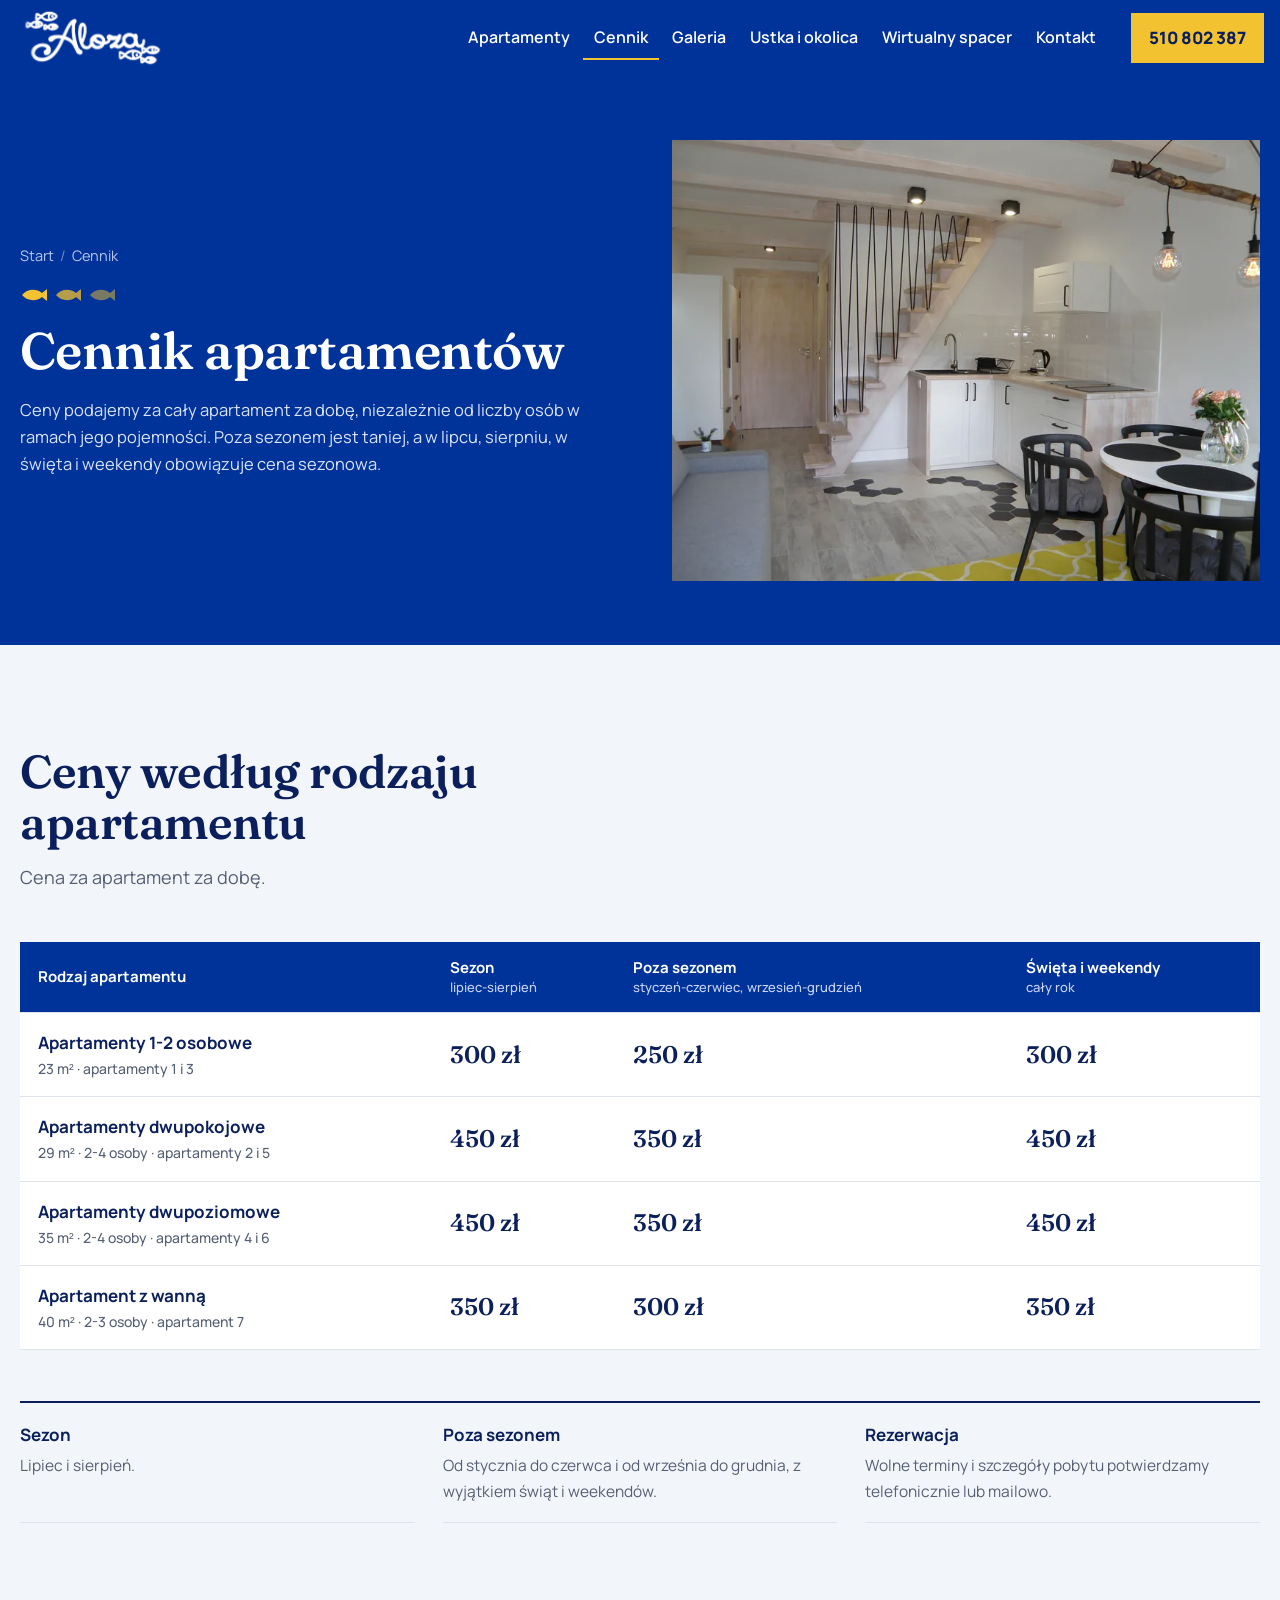
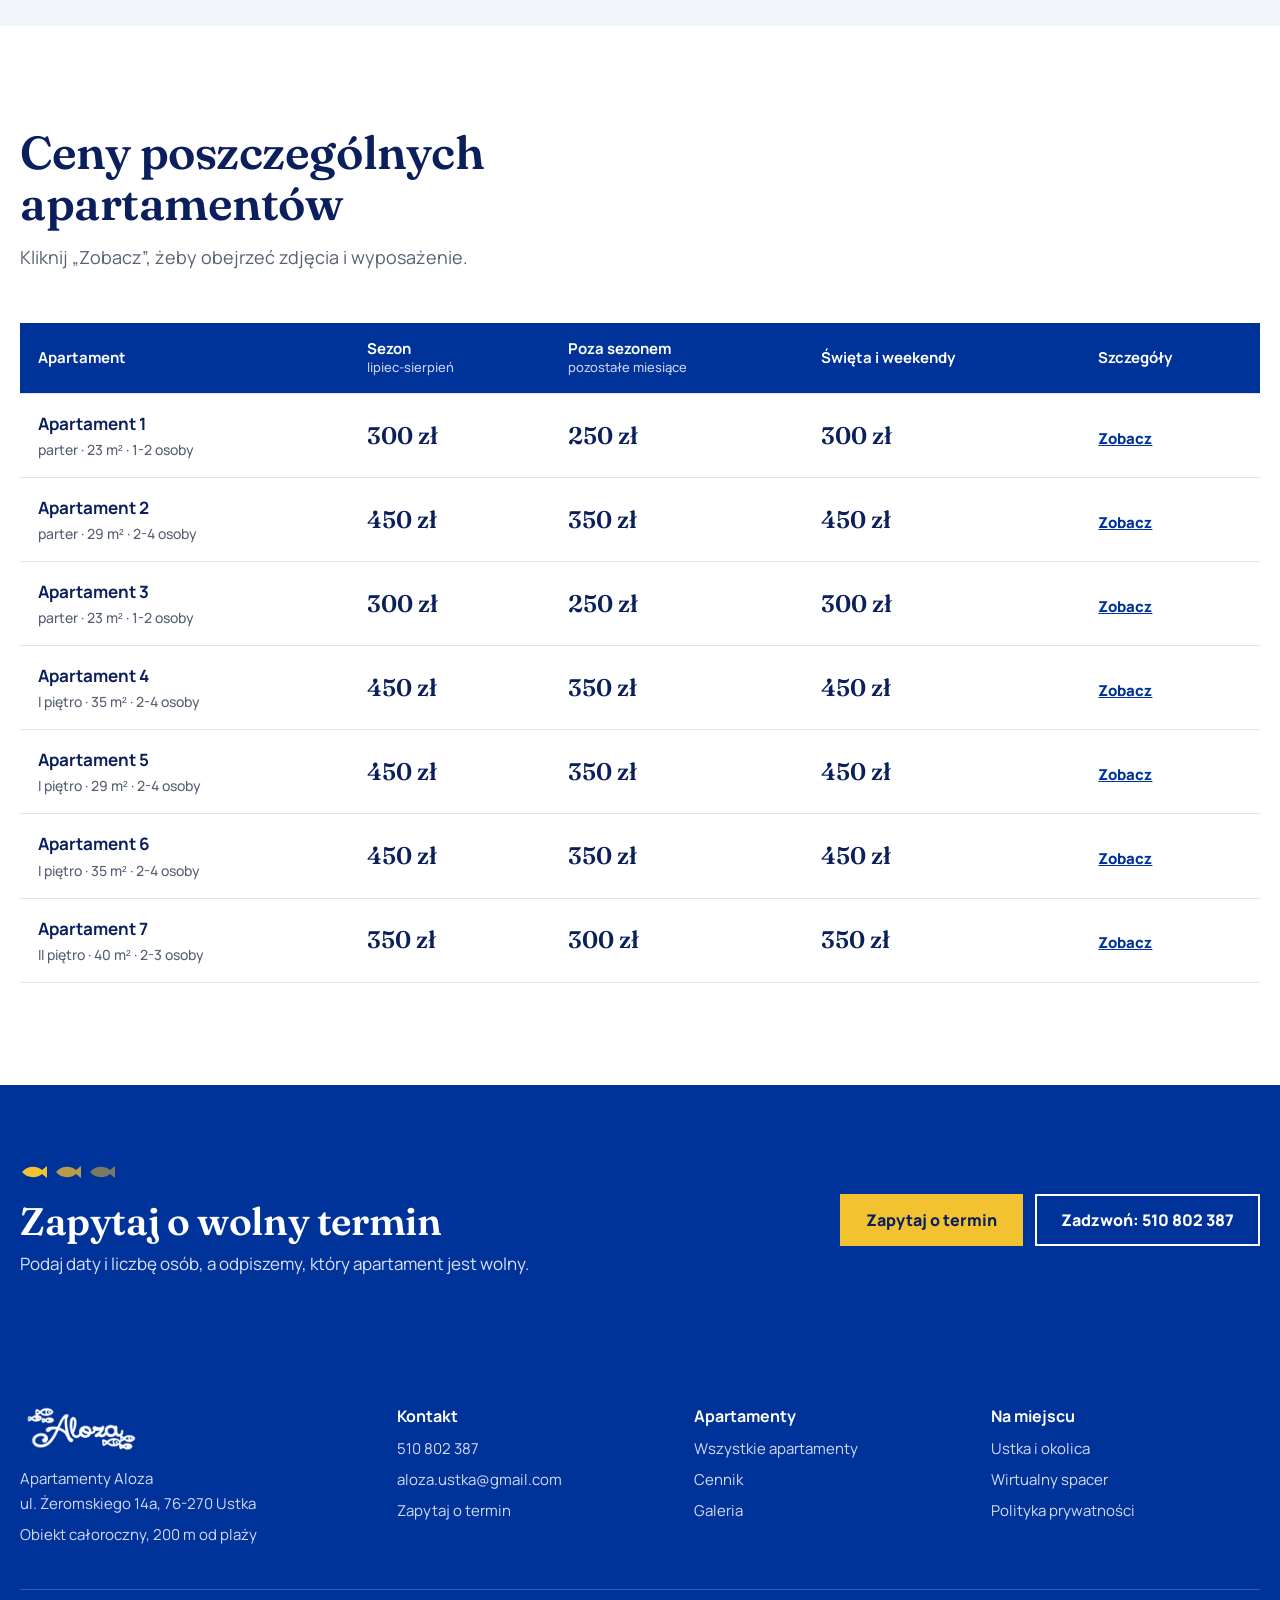
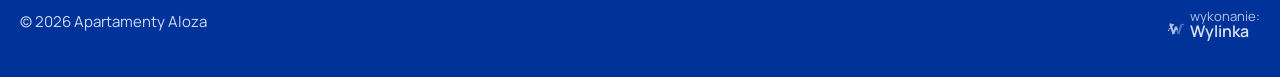
<file: cennik.html>
<!doctype html>
<html lang="pl">
<head>
<meta charset="utf-8">
<meta name="viewport" content="width=device-width,initial-scale=1">
<meta name="robots" content="noindex, nofollow" data-podglad>
<title>Cennik apartamentów w Ustce | Apartamenty Aloza</title>
<meta name="description" content="Cennik Apartamentów Aloza w Ustce: od 250 zł za apartament za dobę poza sezonem, 300-450 zł w lipcu i sierpniu. Ceny każdego z siedmiu apartamentów.">
<link rel="canonical" href="https://aloza.com.pl/cennik/">
<meta property="og:type" content="website">
<meta property="og:locale" content="pl_PL">
<meta property="og:site_name" content="Apartamenty Aloza">
<meta property="og:title" content="Cennik apartamentów w Ustce | Apartamenty Aloza">
<meta property="og:description" content="Cennik Apartamentów Aloza w Ustce: od 250 zł za apartament za dobę poza sezonem, 300-450 zł w lipcu i sierpniu. Ceny każdego z siedmiu apartamentów.">
<meta property="og:url" content="https://aloza.com.pl/cennik/">
<meta property="og:image" content="https://aloza.com.pl/img/hero1-1400.webp">
<meta name="theme-color" content="#003399">
<link rel="preload" href="fonts/fraunces-rdzen.woff2" as="font" type="font/woff2" crossorigin>
<link rel="preload" href="fonts/manrope-rdzen.woff2" as="font" type="font/woff2" crossorigin>
<link rel="stylesheet" href="css/styl.css">
<link rel="icon" href="data:image/svg+xml,%3Csvg xmlns='http://www.w3.org/2000/svg' viewBox='0 0 64 64'%3E%3Crect width='64' height='64' rx='14' fill='%23003399'/%3E%3Cpath d='M12 32c8-11 24-13 34-3l8-6v18l-8-6c-10 10-26 8-34-3z' fill='%23F2C230'/%3E%3Ccircle cx='22' cy='31' r='2.5' fill='%23003399'/%3E%3C/svg%3E">
<script src="js/strona.js" defer></script>
<script type="application/ld+json">{"@context":"https://schema.org","@type":"BreadcrumbList","itemListElement":[{"@type":"ListItem","position":1,"name":"Start","item":"https://aloza.com.pl/"},{"@type":"ListItem","position":2,"name":"Cennik","item":"https://aloza.com.pl/cennik/"}]}</script>
</head>
<body>
<a class="skip" href="#tresc">Przejdź do treści</a>
<header class="hdr">
 <div class="wrap">
  <a class="logo" href="index.html" aria-label="Apartamenty Aloza - strona główna"><img src="img/logo.png" width="309" height="134" alt="Aloza"></a>
  <nav class="menu" id="menu" aria-label="Menu główne">
   <ul><li><a href="apartamenty.html">Apartamenty</a></li><li><a href="cennik.html" aria-current="page">Cennik</a></li><li><a href="galeria.html">Galeria</a></li><li><a href="ustka.html">Ustka i okolica</a></li><li><a href="wirtualny-spacer.html">Wirtualny spacer</a></li><li><a href="kontakt.html">Kontakt</a></li></ul>
  </nav>
  <a class="tel" href="tel:+48510802387">510 802 387</a>
  <button class="burger" id="burger" type="button" aria-expanded="false" aria-controls="menu">Menu</button>
 </div>
</header>
<main id="tresc"><div class="phead"><div class="wrap"><div><ol class="okr"><li><a href="index.html">Start</a></li><li aria-current="page">Cennik</li></ol><svg class="lawica" viewBox="0 0 96 20" aria-hidden="true" fill="currentColor"><path d="M2 10c5-6 14-7 20-2l5-4v12l-5-4c-6 5-15 4-20-2z"/><path d="M36 10c5-6 14-7 20-2l5-4v12l-5-4c-6 5-15 4-20-2z" opacity=".75"/><path d="M70 10c5-6 14-7 20-2l5-4v12l-5-4c-6 5-15 4-20-2z" opacity=".5"/></svg><h1>Cennik apartamentów</h1><p>Ceny podajemy za cały apartament za dobę, niezależnie od liczby osób w ramach jego pojemności. Poza sezonem jest taniej, a w lipcu, sierpniu, w święta i weekendy obowiązuje cena sezonowa.</p></div><figure><img src="img/ap/a4-n1-800.webp" srcset="img/ap/a4-n1-480.webp 480w, img/ap/a4-n1-800.webp 800w, img/ap/a4-n1-1200.webp 1200w, img/ap/a4-n1-1600.webp 1600w, img/ap/a4-n1-1920.webp 1920w, img/ap/a4-n1-2400.webp 2400w" sizes="(max-width: 900px) 100vw, 620px" width="2400" height="1800" alt="Pokój dzienny z aneksem kuchennym, stołem i schodami na górny poziom" fetchpriority="high"></figure></div></div><section class="ap-bg"><div class="wrap">
 <div class="sek-h"><h2>Ceny według rodzaju apartamentu</h2><p>Cena za apartament za dobę.</p></div>
 <div class="tab-w"><table class="cennik"><thead><tr><th scope="col">Rodzaj apartamentu</th><th scope="col">Sezon<small>lipiec-sierpień</small></th><th scope="col">Poza sezonem<small>styczeń-czerwiec, wrzesień-grudzień</small></th><th scope="col">Święta i weekendy<small>cały rok</small></th></tr></thead><tbody><tr><th scope="row">Apartamenty <span style="white-space:nowrap">1-2 osobowe</span><small>23 m² · apartamenty 1 i 3</small></th><td>300 zł</td><td>250 zł</td><td>300 zł</td></tr><tr><th scope="row">Apartamenty dwupokojowe<small>29 m² · 2-4 osoby · apartamenty 2 i 5</small></th><td>450 zł</td><td>350 zł</td><td>450 zł</td></tr><tr><th scope="row">Apartamenty dwupoziomowe<small>35 m² · 2-4 osoby · apartamenty 4 i 6</small></th><td>450 zł</td><td>350 zł</td><td>450 zł</td></tr><tr><th scope="row">Apartament z wanną<small>40 m² · 2-3 osoby · apartament 7</small></th><td>350 zł</td><td>300 zł</td><td>350 zł</td></tr></tbody></table></div>
 <div class="info-pas">
  <div><b>Sezon</b><p>Lipiec i sierpień.</p></div>
  <div><b>Poza sezonem</b><p>Od stycznia do czerwca i od września do grudnia, z wyjątkiem świąt i weekendów.</p></div>
  <div><b>Rezerwacja</b><p>Wolne terminy i szczegóły pobytu potwierdzamy telefonicznie lub mailowo.</p></div>
 </div>
</div></section>
<section><div class="wrap">
 <div class="sek-h"><h2>Ceny poszczególnych apartamentów</h2><p>Kliknij „Zobacz”, żeby obejrzeć zdjęcia i wyposażenie.</p></div>
 <div class="tab-w"><table class="cennik"><thead><tr><th scope="col">Apartament</th><th scope="col">Sezon<small>lipiec-sierpień</small></th><th scope="col">Poza sezonem<small>pozostałe miesiące</small></th><th scope="col">Święta i weekendy</th><th scope="col" class="szcz">Szczegóły</th></tr></thead><tbody><tr><th scope="row"><a href="apartament-1.html">Apartament 1</a><small>parter · 23 m² · 1-2 osoby</small></th><td>300 zł</td><td>250 zł</td><td>300 zł</td><td class="szcz"><a href="apartament-1.html">Zobacz</a></td></tr><tr><th scope="row"><a href="apartament-2.html">Apartament 2</a><small>parter · 29 m² · 2-4 osoby</small></th><td>450 zł</td><td>350 zł</td><td>450 zł</td><td class="szcz"><a href="apartament-2.html">Zobacz</a></td></tr><tr><th scope="row"><a href="apartament-3.html">Apartament 3</a><small>parter · 23 m² · 1-2 osoby</small></th><td>300 zł</td><td>250 zł</td><td>300 zł</td><td class="szcz"><a href="apartament-3.html">Zobacz</a></td></tr><tr><th scope="row"><a href="apartament-4.html">Apartament 4</a><small>I piętro · 35 m² · 2-4 osoby</small></th><td>450 zł</td><td>350 zł</td><td>450 zł</td><td class="szcz"><a href="apartament-4.html">Zobacz</a></td></tr><tr><th scope="row"><a href="apartament-5.html">Apartament 5</a><small>I piętro · 29 m² · 2-4 osoby</small></th><td>450 zł</td><td>350 zł</td><td>450 zł</td><td class="szcz"><a href="apartament-5.html">Zobacz</a></td></tr><tr><th scope="row"><a href="apartament-6.html">Apartament 6</a><small>I piętro · 35 m² · 2-4 osoby</small></th><td>450 zł</td><td>350 zł</td><td>450 zł</td><td class="szcz"><a href="apartament-6.html">Zobacz</a></td></tr><tr><th scope="row"><a href="apartament-7.html">Apartament 7</a><small>II piętro · 40 m² · 2-3 osoby</small></th><td>350 zł</td><td>300 zł</td><td>350 zł</td><td class="szcz"><a href="apartament-7.html">Zobacz</a></td></tr></tbody></table></div>
</div></section>
<section class="cta"><div class="wrap"><div><svg class="lawica" viewBox="0 0 96 20" aria-hidden="true" fill="currentColor"><path d="M2 10c5-6 14-7 20-2l5-4v12l-5-4c-6 5-15 4-20-2z"/><path d="M36 10c5-6 14-7 20-2l5-4v12l-5-4c-6 5-15 4-20-2z" opacity=".75"/><path d="M70 10c5-6 14-7 20-2l5-4v12l-5-4c-6 5-15 4-20-2z" opacity=".5"/></svg><h2>Zapytaj o wolny termin</h2><p>Podaj daty i liczbę osób, a odpiszemy, który apartament jest wolny.</p></div><div class="przyc"><a class="btn btn-z" href="kontakt.html">Zapytaj o termin</a><a class="btn btn-o" href="tel:+48510802387">Zadzwoń: 510 802 387</a></div></div></section>
</main>
<footer class="stopka">
 <div class="wrap">
  <div><img src="img/logo.png" width="309" height="134" alt="Aloza" loading="lazy"><p>Apartamenty Aloza<br>ul. Żeromskiego 14a, 76-270 Ustka</p><p>Obiekt całoroczny, 200 m od plaży</p></div>
  <div><b>Kontakt</b><p><a href="tel:+48510802387">510 802 387</a></p><p><a href="mailto:aloza.ustka@gmail.com">aloza.ustka@gmail.com</a></p><p><a href="kontakt.html">Zapytaj o termin</a></p></div>
  <div><b>Apartamenty</b><p><a href="apartamenty.html">Wszystkie apartamenty</a></p><p><a href="cennik.html">Cennik</a></p><p><a href="galeria.html">Galeria</a></p></div>
  <div><b>Na miejscu</b><p><a href="ustka.html">Ustka i okolica</a></p><p><a href="wirtualny-spacer.html">Wirtualny spacer</a></p><p><a href="polityka-prywatnosci.html">Polityka prywatności</a></p></div>
  <div class="dol"><span>© 2026 Apartamenty Aloza</span><a class="wylinka-badge" href="https://wylinka.pl/?utm_source=aloza.com.pl&amp;utm_medium=stopka&amp;utm_campaign=wykonanie" rel="noopener" title="Strona wykonana przez Wylinka"><svg viewBox="0 0 64 64" aria-hidden="true" focusable="false" fill="currentColor"><path d="M9.8 22.8l-1.2-7.9 2.2-3.7 15.5 4.6-.5 1.5-7.2 5.5 4.7 15.6 5-15.6 7 0 4.1 12.7-4.2-.9-2.6 1.8-.8-2.2-5.3 15.6-4.3 0 .4 .2-2.1 2.8-1.3-1.1 1.1-1.4-3.1 .2-.1-1.7 2.2-.1-5.7-16.5-4.8 .6-.8 3.1 0 .5-.3 .5 .8 2.2-1.6 .5-.4-1.3-.8 1.6-1.5-.8 .8-1.6-1.4 .6-.6-1.6 2.3-.8 .2-.4 1.3-4.8 5.9-.8-2.4-6.9zM15.2 13.7l-.1-.4-.4 .8-.1 .8 .1 1 .1 .4 .3 .7 .3-.9 .1-.7 0-.8z"/><path class="wy-pod" d="M37.1 49.8l-4.5-13.3 2.6-1.8 4.2 .9 .9 2.8 3-9.7 0-.5 .1-.8 3.2-8.4 .5-1 .6-1 .9-1.1 1.3-1 1.1-.7 1.4-.5 1.4-.3 .7 0 .9 0 1.2 .3 1.4 .6 .8 .5 .7 .7 .6 .7 .5 .9 .3 .9 .1 .9 0 .8-.2 .9-.5 .9-.5 .6-.7 .5-.7 .3-.1-.1 0-.1 .5-.5 .3-.7 .2-.5 0-.6-.1-.6-.3-.7-.4-.5-.4-.4-.5-.3-.6-.3-.7 0-.7 .1-.6 .1-.5 .4-.5 .5-.3 .5-.2 .7-.1 1.5-1.4 5.1-.8 3.3-.3 .7-.5 .7-6 17.5 1.9 .1-.1 1.7-3.1-.2 1.1 1.4-1.3 1.1-2.1-2.8 .4-.2z"/><path class="wy-old" d="M40.8 50l.4-.2-4.1 0-4.2-12.5 2.5-1.7 4.3 .9 .6 1.9 .6-1.6 0-.3 2.4-7.8 0-.5 .1-.8 3.2-8.4 .4-.8 .6-.9 .9-1.2 .9-.9 1.3-.8 1.4-.6 1.2-.3 1.4-.1 1.3 .1 .6 .2 .8 .3 1.1 .6 .9 .7 .7 .9 .5 .9 .3 .9 .1 1.1-.1 .9-.3 .9-.4 .7-.6 .7-.6 .4-.6 .2-.1-.1 0-.1 .5-.5 .3-.7 .2-.5 0-.5-.1-.6-.2-.6-.3-.5-.4-.5-.5-.3-.6-.3-.7-.1-.6 0-.6 .1-.6 .3-.6 .5-.3 .4-.2 .5-.1 .5-.1 1.5-1.4 5.1-.8 3.3-.3 .7-.5 .7-6 17.5 1.9 .1-.1 1.7-3.1-.2 1.1 1.4-1.3 1.1zM49.6 17.1l.6 1.7-1.5 1.9 .4 .4 1.8-2.1-.7-2.1zM48.1 28.3l.5 1.8-1.7 1.8 .4 .4 1.9-2-.6-2.2zM37.9 41.7l1.7-1.5-.4-.4-1.7 1.4zM42.6 38.7l-1.5 2.8 1.1 2-1.3 2.6 .5 .2 1.5-2.8-1.1-2 1.4-2.5z"/></svg><span>wykonanie: <b>Wylinka</b></span></a></div>
 </div>
</footer>
<div class="lb" id="lb" role="dialog" aria-modal="true" aria-label="Powiększone zdjęcie"><img alt=""><button type="button" class="zam" aria-label="Zamknij">×</button><button type="button" class="pop" aria-label="Poprzednie zdjęcie">‹</button><button type="button" class="nas" aria-label="Następne zdjęcie">›</button><p class="lbl"></p></div>
</body>
</html>
</file>
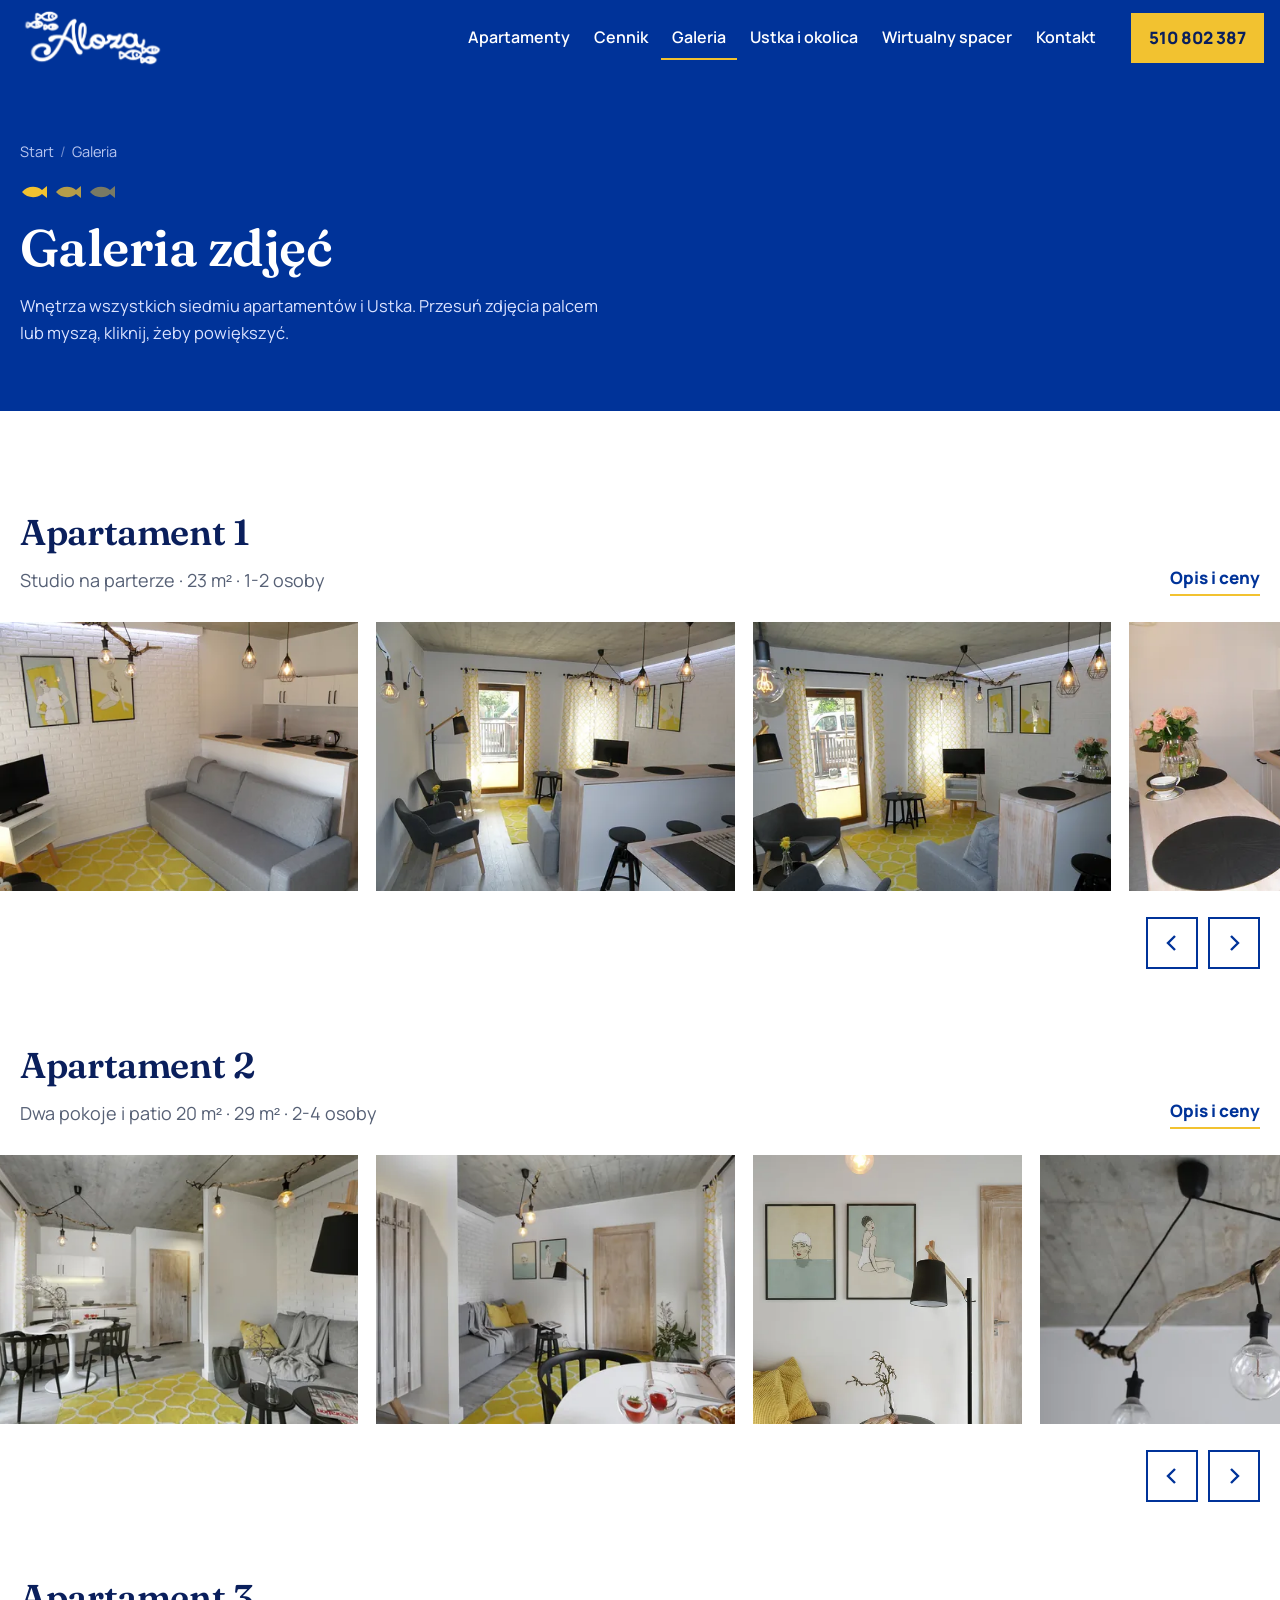
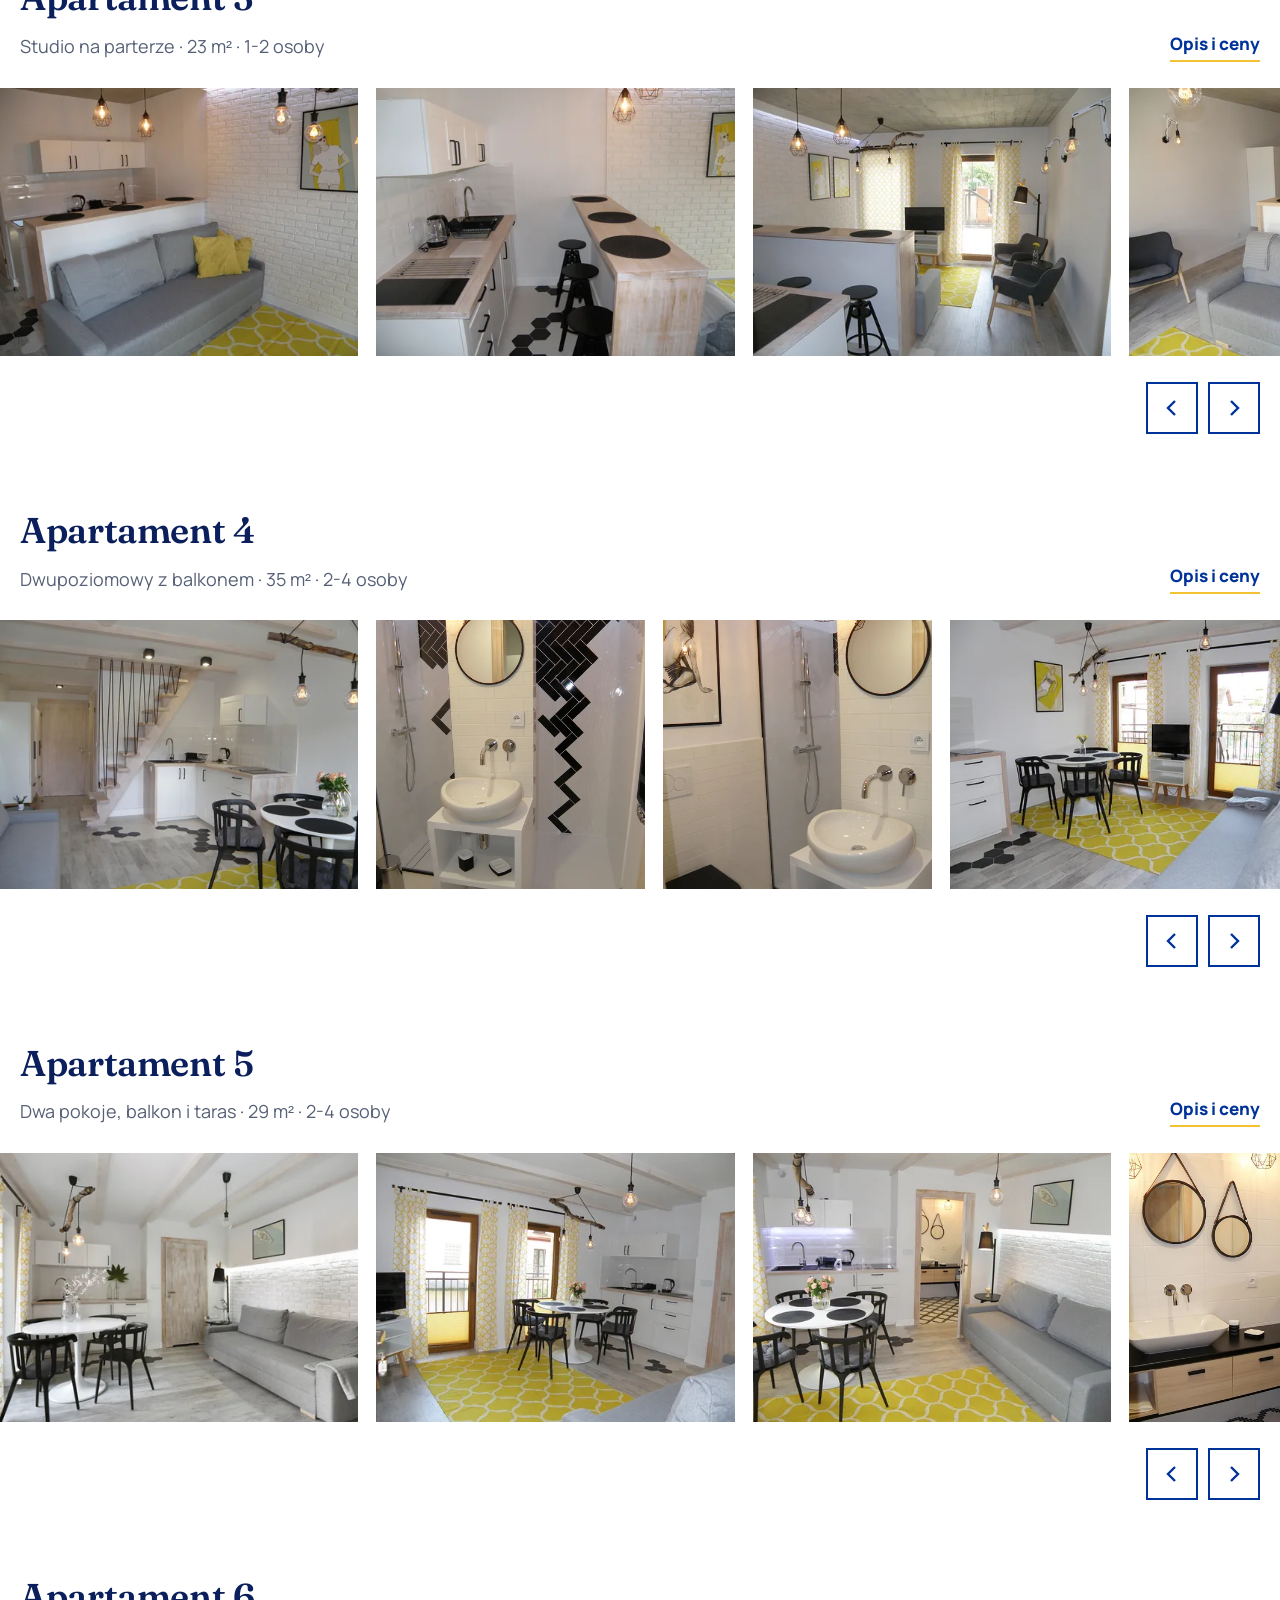
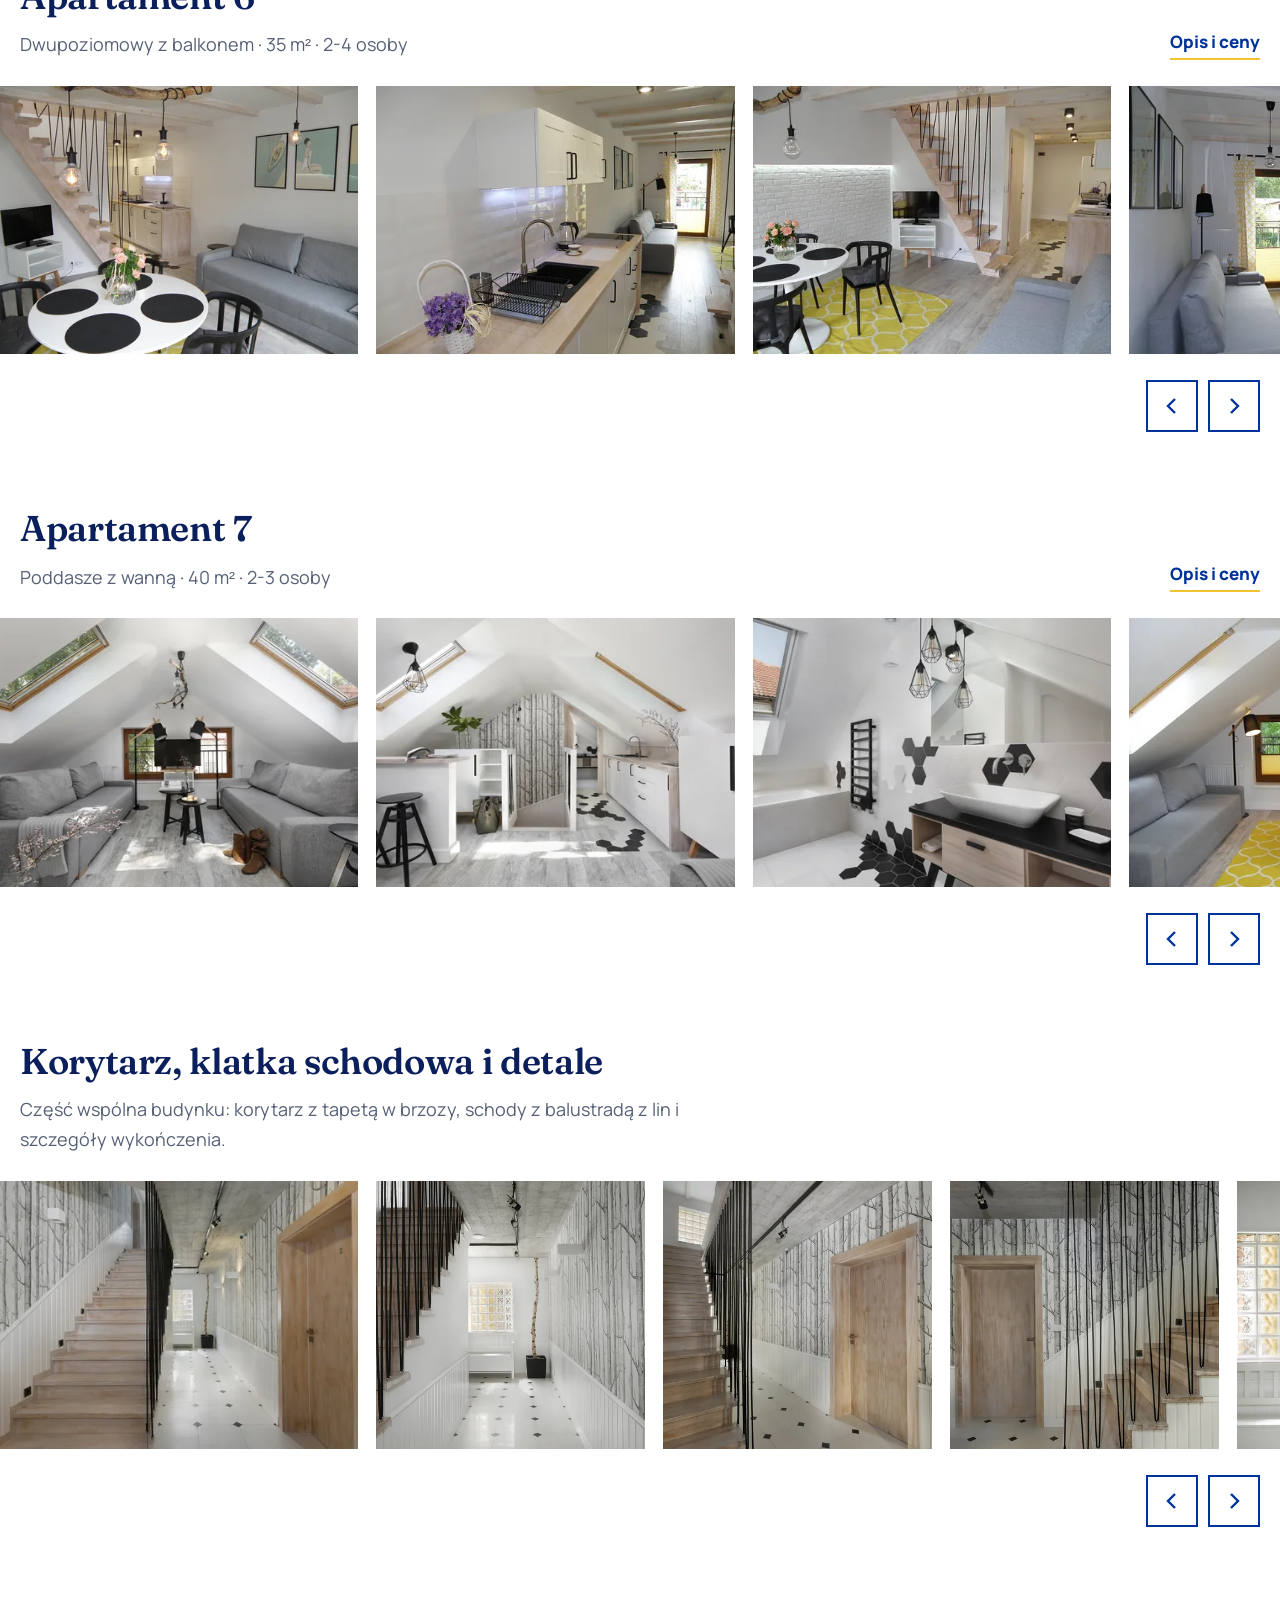
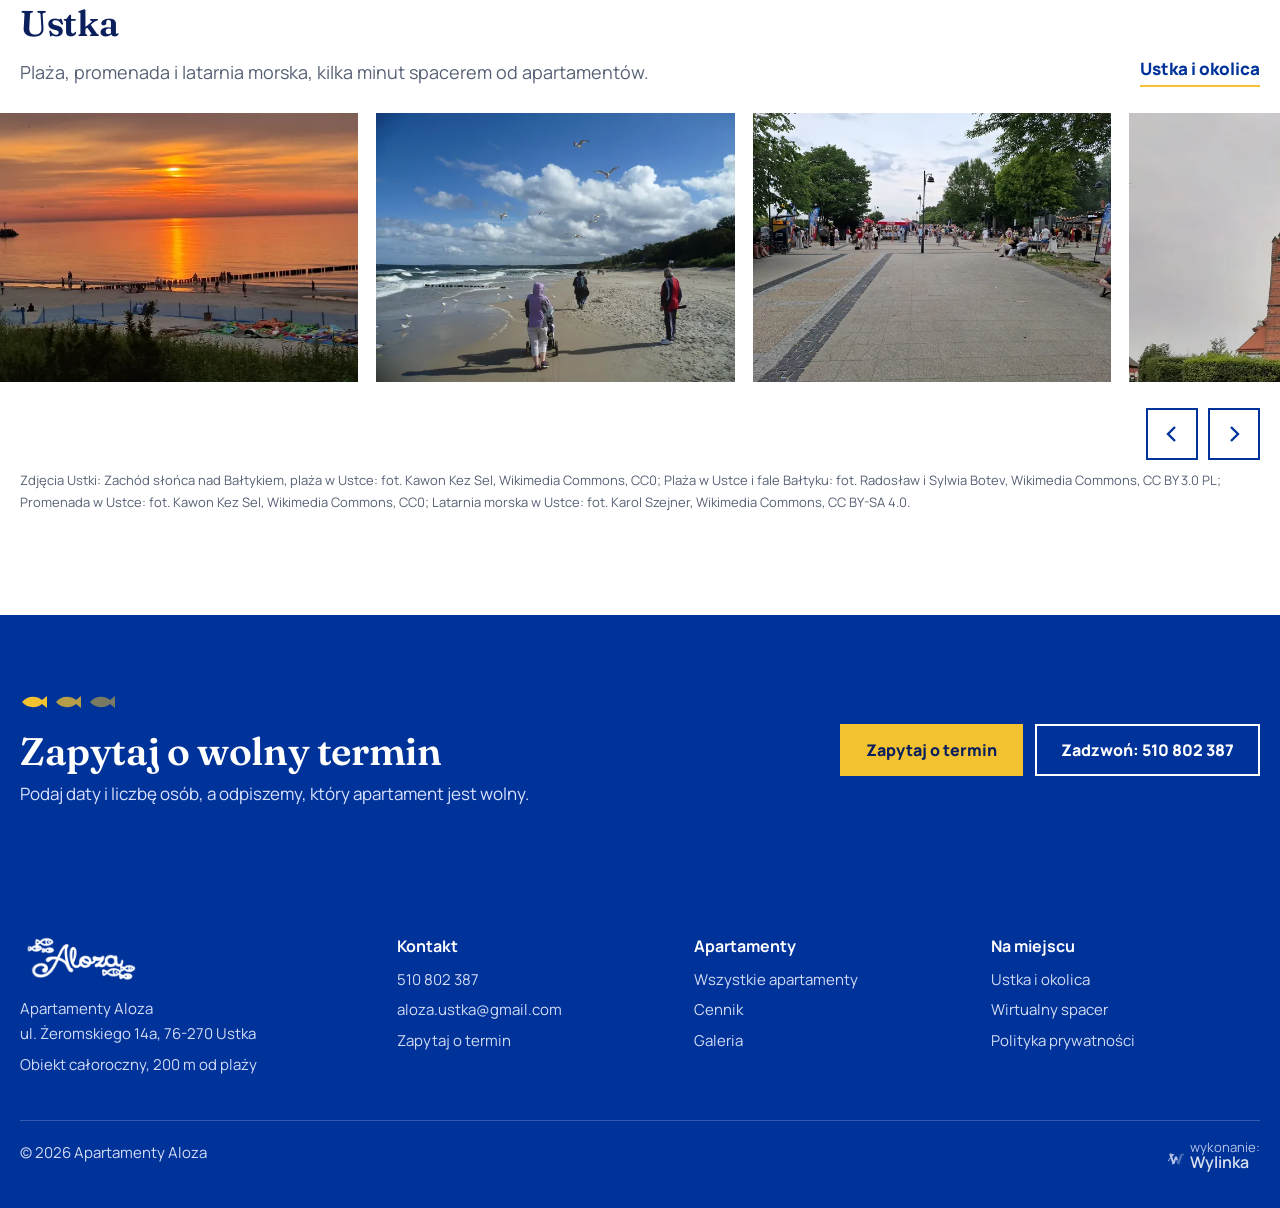
<file: galeria.html>
<!doctype html>
<html lang="pl">
<head>
<meta charset="utf-8">
<meta name="viewport" content="width=device-width,initial-scale=1">
<meta name="robots" content="noindex, nofollow" data-podglad>
<title>Galeria zdjęć apartamentów w Ustce | Apartamenty Aloza</title>
<meta name="description" content="Zdjęcia wszystkich siedmiu Apartamentów Aloza w Ustce: pokoje, aneksy kuchenne, łazienki i sypialnie, a także plaża i promenada w Ustce.">
<link rel="canonical" href="https://aloza.com.pl/galeria/">
<meta property="og:type" content="website">
<meta property="og:locale" content="pl_PL">
<meta property="og:site_name" content="Apartamenty Aloza">
<meta property="og:title" content="Galeria zdjęć apartamentów w Ustce | Apartamenty Aloza">
<meta property="og:description" content="Zdjęcia wszystkich siedmiu Apartamentów Aloza w Ustce: pokoje, aneksy kuchenne, łazienki i sypialnie, a także plaża i promenada w Ustce.">
<meta property="og:url" content="https://aloza.com.pl/galeria/">
<meta property="og:image" content="https://aloza.com.pl/img/hero1-1400.webp">
<meta name="theme-color" content="#003399">
<link rel="preload" href="fonts/fraunces-rdzen.woff2" as="font" type="font/woff2" crossorigin>
<link rel="preload" href="fonts/manrope-rdzen.woff2" as="font" type="font/woff2" crossorigin>
<link rel="stylesheet" href="css/styl.css">
<link rel="icon" href="data:image/svg+xml,%3Csvg xmlns='http://www.w3.org/2000/svg' viewBox='0 0 64 64'%3E%3Crect width='64' height='64' rx='14' fill='%23003399'/%3E%3Cpath d='M12 32c8-11 24-13 34-3l8-6v18l-8-6c-10 10-26 8-34-3z' fill='%23F2C230'/%3E%3Ccircle cx='22' cy='31' r='2.5' fill='%23003399'/%3E%3C/svg%3E">
<script src="js/strona.js" defer></script>
<script type="application/ld+json">{"@context":"https://schema.org","@type":"BreadcrumbList","itemListElement":[{"@type":"ListItem","position":1,"name":"Start","item":"https://aloza.com.pl/"},{"@type":"ListItem","position":2,"name":"Galeria","item":"https://aloza.com.pl/galeria/"}]}</script>
</head>
<body>
<a class="skip" href="#tresc">Przejdź do treści</a>
<header class="hdr">
 <div class="wrap">
  <a class="logo" href="index.html" aria-label="Apartamenty Aloza - strona główna"><img src="img/logo.png" width="309" height="134" alt="Aloza"></a>
  <nav class="menu" id="menu" aria-label="Menu główne">
   <ul><li><a href="apartamenty.html">Apartamenty</a></li><li><a href="cennik.html">Cennik</a></li><li><a href="galeria.html" aria-current="page">Galeria</a></li><li><a href="ustka.html">Ustka i okolica</a></li><li><a href="wirtualny-spacer.html">Wirtualny spacer</a></li><li><a href="kontakt.html">Kontakt</a></li></ul>
  </nav>
  <a class="tel" href="tel:+48510802387">510 802 387</a>
  <button class="burger" id="burger" type="button" aria-expanded="false" aria-controls="menu">Menu</button>
 </div>
</header>
<main id="tresc"><div class="phead"><div class="wrap bez-foto"><div><ol class="okr"><li><a href="index.html">Start</a></li><li aria-current="page">Galeria</li></ol><svg class="lawica" viewBox="0 0 96 20" aria-hidden="true" fill="currentColor"><path d="M2 10c5-6 14-7 20-2l5-4v12l-5-4c-6 5-15 4-20-2z"/><path d="M36 10c5-6 14-7 20-2l5-4v12l-5-4c-6 5-15 4-20-2z" opacity=".75"/><path d="M70 10c5-6 14-7 20-2l5-4v12l-5-4c-6 5-15 4-20-2z" opacity=".5"/></svg><h1>Galeria zdjęć</h1><p>Wnętrza wszystkich siedmiu apartamentów i Ustka. Przesuń zdjęcia palcem lub myszą, kliknij, żeby powiększyć.</p></div></div></div><section><div class="wrap"><div class="galgr"><div class="sek-h z-linkiem"><div><h2>Apartament 1</h2><p>Studio na parterze · 23 m² · 1-2 osoby</p></div><a class="lnk" href="apartament-1.html">Opis i ceny</a></div><div class="tor-w gal" data-grupa><div class="tor" data-tor><figure tabindex="0"><img src="img/ap/a1-n1-800.webp" srcset="img/ap/a1-n1-480.webp 480w, img/ap/a1-n1-800.webp 800w, img/ap/a1-n1-1200.webp 1200w, img/ap/a1-n1-1600.webp 1600w, img/ap/a1-n1-1920.webp 1920w, img/ap/a1-n1-2400.webp 2400w" sizes="(max-width: 560px) 95vw, 440px" width="2400" height="1800" alt="Pokój z rozkładaną sofą, telewizorem i blatem barowym przy ścianie z białej cegły" data-duze="img/ap/a1-n1-2400.webp" loading="lazy"></figure><figure tabindex="0"><img src="img/ap/a1-1-800.webp" srcset="img/ap/a1-1-480.webp 480w, img/ap/a1-1-800.webp 800w, img/ap/a1-1-1000.webp 1000w" sizes="(max-width: 560px) 95vw, 440px" width="1000" height="750" alt="Pokój z fotelami, telewizorem i blatem barowym" data-duze="img/ap/a1-1-1000.webp" loading="lazy"></figure><figure tabindex="0"><img src="img/ap/a1-3-800.webp" srcset="img/ap/a1-3-480.webp 480w, img/ap/a1-3-800.webp 800w, img/ap/a1-3-1000.webp 1000w" sizes="(max-width: 560px) 95vw, 440px" width="1000" height="750" alt="Fotele, stolik i drzwi do ogrodu" data-duze="img/ap/a1-3-1000.webp" loading="lazy"></figure><figure tabindex="0"><img src="img/ap/a1-4-800.webp" srcset="img/ap/a1-4-480.webp 480w, img/ap/a1-4-800.webp 800w, img/ap/a1-4-1000.webp 1000w" sizes="(max-width: 560px) 95vw, 440px" width="1000" height="750" alt="Aneks kuchenny z płytą i czajnikiem" data-duze="img/ap/a1-4-1000.webp" loading="lazy"></figure><figure tabindex="0"><img src="img/ap/a1-5-800.webp" srcset="img/ap/a1-5-480.webp 480w, img/ap/a1-5-800.webp 800w, img/ap/a1-5-1000.webp 1000w" sizes="(max-width: 560px) 95vw, 440px" width="1000" height="750" alt="Łazienka z prysznicem i grzejnikiem drabinkowym" data-duze="img/ap/a1-5-1000.webp" loading="lazy"></figure><figure class="pion" tabindex="0"><img src="img/ap/a1-6-800.webp" srcset="img/ap/a1-6-480.webp 480w, img/ap/a1-6-800.webp 800w" sizes="(max-width: 560px) 95vw, 440px" width="800" height="1067" alt="Umywalka i okrągłe lustro w łazience" data-duze="img/ap/a1-6-800.webp" loading="lazy"></figure></div><div class="strz"><button type="button" data-w="-1" aria-label="Poprzednie zdjęcia"><svg width="20" height="20" viewBox="0 0 20 20" aria-hidden="true"><path d="M13 3 6 10l7 7" fill="none" stroke="currentColor" stroke-width="2.4"/></svg></button><button type="button" data-w="1" aria-label="Następne zdjęcia"><svg width="20" height="20" viewBox="0 0 20 20" aria-hidden="true"><path d="m7 3 7 7-7 7" fill="none" stroke="currentColor" stroke-width="2.4"/></svg></button></div></div></div><div class="galgr"><div class="sek-h z-linkiem"><div><h2>Apartament 2</h2><p>Dwa pokoje i patio 20 m² · 29 m² · 2-4 osoby</p></div><a class="lnk" href="apartament-2.html">Opis i ceny</a></div><div class="tor-w gal" data-grupa><div class="tor" data-tor><figure tabindex="0"><img src="img/ap/a2-n1-800.webp" srcset="img/ap/a2-n1-480.webp 480w, img/ap/a2-n1-800.webp 800w, img/ap/a2-n1-1200.webp 1200w, img/ap/a2-n1-1600.webp 1600w, img/ap/a2-n1-1920.webp 1920w" sizes="(max-width: 560px) 95vw, 440px" width="1920" height="1280" alt="Pokój dzienny z okrągłym stołem, aneksem kuchennym i sofą" data-duze="img/ap/a2-n1-1920.webp" loading="lazy"></figure><figure tabindex="0"><img src="img/ap/a2-n2-800.webp" srcset="img/ap/a2-n2-480.webp 480w, img/ap/a2-n2-800.webp 800w, img/ap/a2-n2-1200.webp 1200w, img/ap/a2-n2-1600.webp 1600w, img/ap/a2-n2-1920.webp 1920w" sizes="(max-width: 560px) 95vw, 440px" width="1920" height="1280" alt="Sofa z żółtymi poduszkami i lampa podłogowa" data-duze="img/ap/a2-n2-1920.webp" loading="lazy"></figure><figure class="pion" tabindex="0"><img src="img/ap/a2-n3-800.webp" srcset="img/ap/a2-n3-480.webp 480w, img/ap/a2-n3-800.webp 800w, img/ap/a2-n3-1200.webp 1200w, img/ap/a2-n3-1920.webp 1920w" sizes="(max-width: 560px) 95vw, 440px" width="1920" height="2880" alt="Grafiki nad sofą i stolik kawowy" data-duze="img/ap/a2-n3-1920.webp" loading="lazy"></figure><figure tabindex="0"><img src="img/ap/a2-n4-800.webp" srcset="img/ap/a2-n4-480.webp 480w, img/ap/a2-n4-800.webp 800w, img/ap/a2-n4-1200.webp 1200w, img/ap/a2-n4-1600.webp 1600w, img/ap/a2-n4-1920.webp 1920w" sizes="(max-width: 560px) 95vw, 440px" width="1920" height="1280" alt="Lampa z gałęzi pod betonowym sufitem" data-duze="img/ap/a2-n4-1920.webp" loading="lazy"></figure><figure tabindex="0"><img src="img/ap/a2-1-800.webp" srcset="img/ap/a2-1-480.webp 480w, img/ap/a2-1-800.webp 800w, img/ap/a2-1-1000.webp 1000w" sizes="(max-width: 560px) 95vw, 440px" width="1000" height="750" alt="Pokój dzienny z okrągłym stołem i sofą" data-duze="img/ap/a2-1-1000.webp" loading="lazy"></figure><figure tabindex="0"><img src="img/ap/a2-2-800.webp" srcset="img/ap/a2-2-480.webp 480w, img/ap/a2-2-800.webp 800w, img/ap/a2-2-1000.webp 1000w" sizes="(max-width: 560px) 95vw, 440px" width="1000" height="750" alt="Stół jadalny przy oknach" data-duze="img/ap/a2-2-1000.webp" loading="lazy"></figure><figure tabindex="0"><img src="img/ap/a2-3-800.webp" srcset="img/ap/a2-3-480.webp 480w, img/ap/a2-3-800.webp 800w, img/ap/a2-3-1000.webp 1000w" sizes="(max-width: 560px) 95vw, 440px" width="1000" height="750" alt="Sofa z żółtymi poduszkami i stół" data-duze="img/ap/a2-3-1000.webp" loading="lazy"></figure><figure tabindex="0"><img src="img/ap/a2-4-800.webp" srcset="img/ap/a2-4-480.webp 480w, img/ap/a2-4-800.webp 800w, img/ap/a2-4-1000.webp 1000w" sizes="(max-width: 560px) 95vw, 440px" width="1000" height="750" alt="Aneks kuchenny i stół przy oknie" data-duze="img/ap/a2-4-1000.webp" loading="lazy"></figure><figure class="pion" tabindex="0"><img src="img/ap/a2-5-800.webp" srcset="img/ap/a2-5-480.webp 480w, img/ap/a2-5-800.webp 800w" sizes="(max-width: 560px) 95vw, 440px" width="800" height="1067" alt="Stół i wejście do drugiego pokoju" data-duze="img/ap/a2-5-800.webp" loading="lazy"></figure><figure class="pion" tabindex="0"><img src="img/ap/a2-6-800.webp" srcset="img/ap/a2-6-480.webp 480w, img/ap/a2-6-800.webp 800w" sizes="(max-width: 560px) 95vw, 440px" width="800" height="1067" alt="Drugi pokój z łóżkiem piętrowym" data-duze="img/ap/a2-6-800.webp" loading="lazy"></figure><figure tabindex="0"><img src="img/ap/a2-7-800.webp" srcset="img/ap/a2-7-480.webp 480w, img/ap/a2-7-800.webp 800w, img/ap/a2-7-1000.webp 1000w" sizes="(max-width: 560px) 95vw, 440px" width="1000" height="750" alt="Łazienka z prysznicem i okrągłym lustrem" data-duze="img/ap/a2-7-1000.webp" loading="lazy"></figure><figure class="pion" tabindex="0"><img src="img/ap/a2-8-800.webp" srcset="img/ap/a2-8-480.webp 480w, img/ap/a2-8-800.webp 800w" sizes="(max-width: 560px) 95vw, 440px" width="800" height="1067" alt="Umywalka w łazience" data-duze="img/ap/a2-8-800.webp" loading="lazy"></figure><figure class="pion" tabindex="0"><img src="img/ap/a2-9-700.webp" srcset="img/ap/a2-9-480.webp 480w, img/ap/a2-9-700.webp 700w" sizes="(max-width: 560px) 95vw, 440px" width="700" height="933" alt="Prysznic z czarnymi płytkami" data-duze="img/ap/a2-9-700.webp" loading="lazy"></figure><figure class="pion" tabindex="0"><img src="img/ap/a2-10-700.webp" srcset="img/ap/a2-10-480.webp 480w, img/ap/a2-10-700.webp 700w" sizes="(max-width: 560px) 95vw, 440px" width="700" height="933" alt="Kabina prysznicowa" data-duze="img/ap/a2-10-700.webp" loading="lazy"></figure></div><div class="strz"><button type="button" data-w="-1" aria-label="Poprzednie zdjęcia"><svg width="20" height="20" viewBox="0 0 20 20" aria-hidden="true"><path d="M13 3 6 10l7 7" fill="none" stroke="currentColor" stroke-width="2.4"/></svg></button><button type="button" data-w="1" aria-label="Następne zdjęcia"><svg width="20" height="20" viewBox="0 0 20 20" aria-hidden="true"><path d="m7 3 7 7-7 7" fill="none" stroke="currentColor" stroke-width="2.4"/></svg></button></div></div></div><div class="galgr"><div class="sek-h z-linkiem"><div><h2>Apartament 3</h2><p>Studio na parterze · 23 m² · 1-2 osoby</p></div><a class="lnk" href="apartament-3.html">Opis i ceny</a></div><div class="tor-w gal" data-grupa><div class="tor" data-tor><figure tabindex="0"><img src="img/ap/a3-n1-800.webp" srcset="img/ap/a3-n1-480.webp 480w, img/ap/a3-n1-800.webp 800w, img/ap/a3-n1-1200.webp 1200w, img/ap/a3-n1-1600.webp 1600w, img/ap/a3-n1-1920.webp 1920w, img/ap/a3-n1-2400.webp 2400w" sizes="(max-width: 560px) 95vw, 440px" width="2400" height="1800" alt="Rozkładana sofa z żółtymi poduszkami i blat barowy" data-duze="img/ap/a3-n1-2400.webp" loading="lazy"></figure><figure tabindex="0"><img src="img/ap/a3-n2-800.webp" srcset="img/ap/a3-n2-480.webp 480w, img/ap/a3-n2-800.webp 800w, img/ap/a3-n2-1200.webp 1200w, img/ap/a3-n2-1600.webp 1600w, img/ap/a3-n2-1920.webp 1920w, img/ap/a3-n2-2400.webp 2400w" sizes="(max-width: 560px) 95vw, 440px" width="2400" height="1800" alt="Aneks kuchenny z blatem barowym i hokerami" data-duze="img/ap/a3-n2-2400.webp" loading="lazy"></figure><figure tabindex="0"><img src="img/ap/a3-1-800.webp" srcset="img/ap/a3-1-480.webp 480w, img/ap/a3-1-800.webp 800w, img/ap/a3-1-1000.webp 1000w" sizes="(max-width: 560px) 95vw, 440px" width="1000" height="750" alt="Pokój z sofą, fotelami i telewizorem" data-duze="img/ap/a3-1-1000.webp" loading="lazy"></figure><figure tabindex="0"><img src="img/ap/a3-2-800.webp" srcset="img/ap/a3-2-480.webp 480w, img/ap/a3-2-800.webp 800w, img/ap/a3-2-1000.webp 1000w" sizes="(max-width: 560px) 95vw, 440px" width="1000" height="750" alt="Rozkładana sofa z żółtymi poduszkami" data-duze="img/ap/a3-2-1000.webp" loading="lazy"></figure><figure tabindex="0"><img src="img/ap/a3-5-800.webp" srcset="img/ap/a3-5-480.webp 480w, img/ap/a3-5-800.webp 800w, img/ap/a3-5-1000.webp 1000w" sizes="(max-width: 560px) 95vw, 440px" width="1000" height="750" alt="Łazienka z prysznicem" data-duze="img/ap/a3-5-1000.webp" loading="lazy"></figure></div><div class="strz"><button type="button" data-w="-1" aria-label="Poprzednie zdjęcia"><svg width="20" height="20" viewBox="0 0 20 20" aria-hidden="true"><path d="M13 3 6 10l7 7" fill="none" stroke="currentColor" stroke-width="2.4"/></svg></button><button type="button" data-w="1" aria-label="Następne zdjęcia"><svg width="20" height="20" viewBox="0 0 20 20" aria-hidden="true"><path d="m7 3 7 7-7 7" fill="none" stroke="currentColor" stroke-width="2.4"/></svg></button></div></div></div><div class="galgr"><div class="sek-h z-linkiem"><div><h2>Apartament 4</h2><p>Dwupoziomowy z balkonem · 35 m² · 2-4 osoby</p></div><a class="lnk" href="apartament-4.html">Opis i ceny</a></div><div class="tor-w gal" data-grupa><div class="tor" data-tor><figure tabindex="0"><img src="img/ap/a4-n1-800.webp" srcset="img/ap/a4-n1-480.webp 480w, img/ap/a4-n1-800.webp 800w, img/ap/a4-n1-1200.webp 1200w, img/ap/a4-n1-1600.webp 1600w, img/ap/a4-n1-1920.webp 1920w, img/ap/a4-n1-2400.webp 2400w" sizes="(max-width: 560px) 95vw, 440px" width="2400" height="1800" alt="Pokój dzienny z aneksem kuchennym, stołem i schodami na górny poziom" data-duze="img/ap/a4-n1-2400.webp" loading="lazy"></figure><figure class="pion" tabindex="0"><img src="img/ap/a4-n2-800.webp" srcset="img/ap/a4-n2-480.webp 480w, img/ap/a4-n2-800.webp 800w, img/ap/a4-n2-1200.webp 1200w, img/ap/a4-n2-1600.webp 1600w" sizes="(max-width: 560px) 95vw, 440px" width="1600" height="2133" alt="Łazienka z prysznicem, umywalką nablatową i okrągłym lustrem" data-duze="img/ap/a4-n2-1600.webp" loading="lazy"></figure><figure class="pion" tabindex="0"><img src="img/ap/a4-n3-800.webp" srcset="img/ap/a4-n3-480.webp 480w, img/ap/a4-n3-800.webp 800w, img/ap/a4-n3-1200.webp 1200w, img/ap/a4-n3-1600.webp 1600w" sizes="(max-width: 560px) 95vw, 440px" width="1600" height="2133" alt="Łazienka z prysznicem, okrągłym lustrem i grafiką" data-duze="img/ap/a4-n3-1600.webp" loading="lazy"></figure><figure tabindex="0"><img src="img/ap/a4-1-800.webp" srcset="img/ap/a4-1-480.webp 480w, img/ap/a4-1-800.webp 800w, img/ap/a4-1-1000.webp 1000w" sizes="(max-width: 560px) 95vw, 440px" width="1000" height="750" alt="Pokój dzienny ze stołem i wyjściem na balkon" data-duze="img/ap/a4-1-1000.webp" loading="lazy"></figure><figure tabindex="0"><img src="img/ap/a4-2-800.webp" srcset="img/ap/a4-2-480.webp 480w, img/ap/a4-2-800.webp 800w, img/ap/a4-2-1000.webp 1000w" sizes="(max-width: 560px) 95vw, 440px" width="1000" height="750" alt="Stół, telewizor i drzwi balkonowe" data-duze="img/ap/a4-2-1000.webp" loading="lazy"></figure><figure tabindex="0"><img src="img/ap/a4-3-800.webp" srcset="img/ap/a4-3-480.webp 480w, img/ap/a4-3-800.webp 800w, img/ap/a4-3-1000.webp 1000w" sizes="(max-width: 560px) 95vw, 440px" width="1000" height="750" alt="Aneks kuchenny i schody na górny poziom" data-duze="img/ap/a4-3-1000.webp" loading="lazy"></figure><figure tabindex="0"><img src="img/ap/a4-5-800.webp" srcset="img/ap/a4-5-480.webp 480w, img/ap/a4-5-800.webp 800w, img/ap/a4-5-1000.webp 1000w" sizes="(max-width: 560px) 95vw, 440px" width="1000" height="750" alt="Sypialnia z łóżkiem małżeńskim na górnym poziomie" data-duze="img/ap/a4-5-1000.webp" loading="lazy"></figure><figure tabindex="0"><img src="img/ap/a4-6-800.webp" srcset="img/ap/a4-6-480.webp 480w, img/ap/a4-6-800.webp 800w, img/ap/a4-6-1000.webp 1000w" sizes="(max-width: 560px) 95vw, 440px" width="1000" height="750" alt="Łóżko małżeńskie pod skosem" data-duze="img/ap/a4-6-1000.webp" loading="lazy"></figure><figure tabindex="0"><img src="img/ap/a4-7-800.webp" srcset="img/ap/a4-7-480.webp 480w, img/ap/a4-7-800.webp 800w, img/ap/a4-7-1000.webp 1000w" sizes="(max-width: 560px) 95vw, 440px" width="1000" height="750" alt="Łazienka z prysznicem" data-duze="img/ap/a4-7-1000.webp" loading="lazy"></figure></div><div class="strz"><button type="button" data-w="-1" aria-label="Poprzednie zdjęcia"><svg width="20" height="20" viewBox="0 0 20 20" aria-hidden="true"><path d="M13 3 6 10l7 7" fill="none" stroke="currentColor" stroke-width="2.4"/></svg></button><button type="button" data-w="1" aria-label="Następne zdjęcia"><svg width="20" height="20" viewBox="0 0 20 20" aria-hidden="true"><path d="m7 3 7 7-7 7" fill="none" stroke="currentColor" stroke-width="2.4"/></svg></button></div></div></div><div class="galgr"><div class="sek-h z-linkiem"><div><h2>Apartament 5</h2><p>Dwa pokoje, balkon i taras · 29 m² · 2-4 osoby</p></div><a class="lnk" href="apartament-5.html">Opis i ceny</a></div><div class="tor-w gal" data-grupa><div class="tor" data-tor><figure tabindex="0"><img src="img/ap/a5-n1-800.webp" srcset="img/ap/a5-n1-480.webp 480w, img/ap/a5-n1-800.webp 800w, img/ap/a5-n1-1200.webp 1200w, img/ap/a5-n1-1600.webp 1600w, img/ap/a5-n1-1920.webp 1920w" sizes="(max-width: 560px) 95vw, 440px" width="1920" height="1280" alt="Pokój dzienny z aneksem kuchennym, stołem i sofą pod belkowanym sufitem" data-duze="img/ap/a5-n1-1920.webp" loading="lazy"></figure><figure tabindex="0"><img src="img/ap/a5-1-800.webp" srcset="img/ap/a5-1-480.webp 480w, img/ap/a5-1-800.webp 800w, img/ap/a5-1-1000.webp 1000w" sizes="(max-width: 560px) 95vw, 440px" width="1000" height="750" alt="Pokój dzienny ze stołem i wyjściem na balkon" data-duze="img/ap/a5-1-1000.webp" loading="lazy"></figure><figure tabindex="0"><img src="img/ap/a5-2-800.webp" srcset="img/ap/a5-2-480.webp 480w, img/ap/a5-2-800.webp 800w, img/ap/a5-2-1000.webp 1000w" sizes="(max-width: 560px) 95vw, 440px" width="1000" height="750" alt="Sofa, stół i wejście do drugiego pokoju" data-duze="img/ap/a5-2-1000.webp" loading="lazy"></figure><figure class="pion" tabindex="0"><img src="img/ap/a5-3-800.webp" srcset="img/ap/a5-3-480.webp 480w, img/ap/a5-3-800.webp 800w" sizes="(max-width: 560px) 95vw, 440px" width="800" height="1067" alt="Umywalka i lustra w łazience" data-duze="img/ap/a5-3-800.webp" loading="lazy"></figure><figure tabindex="0"><img src="img/ap/a5-4-800.webp" srcset="img/ap/a5-4-480.webp 480w, img/ap/a5-4-800.webp 800w, img/ap/a5-4-1000.webp 1000w" sizes="(max-width: 560px) 95vw, 440px" width="1000" height="750" alt="Stół jadalny przy drzwiach balkonowych" data-duze="img/ap/a5-4-1000.webp" loading="lazy"></figure><figure tabindex="0"><img src="img/ap/a5-5-800.webp" srcset="img/ap/a5-5-480.webp 480w, img/ap/a5-5-800.webp 800w, img/ap/a5-5-1000.webp 1000w" sizes="(max-width: 560px) 95vw, 440px" width="1000" height="750" alt="Stół i widok na drugi pokój" data-duze="img/ap/a5-5-1000.webp" loading="lazy"></figure><figure tabindex="0"><img src="img/ap/a5-6-800.webp" srcset="img/ap/a5-6-480.webp 480w, img/ap/a5-6-800.webp 800w, img/ap/a5-6-1000.webp 1000w" sizes="(max-width: 560px) 95vw, 440px" width="1000" height="750" alt="Aneks kuchenny, stół i sofa" data-duze="img/ap/a5-6-1000.webp" loading="lazy"></figure><figure tabindex="0"><img src="img/ap/a5-7-800.webp" srcset="img/ap/a5-7-480.webp 480w, img/ap/a5-7-800.webp 800w, img/ap/a5-7-1000.webp 1000w" sizes="(max-width: 560px) 95vw, 440px" width="1000" height="750" alt="Pokój dzienny z aneksem kuchennym" data-duze="img/ap/a5-7-1000.webp" loading="lazy"></figure><figure class="pion" tabindex="0"><img src="img/ap/a5-8-800.webp" srcset="img/ap/a5-8-480.webp 480w, img/ap/a5-8-800.webp 800w" sizes="(max-width: 560px) 95vw, 440px" width="800" height="1067" alt="Drugi pokój z łóżkiem piętrowym" data-duze="img/ap/a5-8-800.webp" loading="lazy"></figure><figure tabindex="0"><img src="img/ap/a5-9-800.webp" srcset="img/ap/a5-9-480.webp 480w, img/ap/a5-9-800.webp 800w, img/ap/a5-9-1000.webp 1000w" sizes="(max-width: 560px) 95vw, 440px" width="1000" height="750" alt="Stół z kwiatami i sofa" data-duze="img/ap/a5-9-1000.webp" loading="lazy"></figure><figure tabindex="0"><img src="img/ap/a5-10-800.webp" srcset="img/ap/a5-10-480.webp 480w, img/ap/a5-10-800.webp 800w, img/ap/a5-10-1000.webp 1000w" sizes="(max-width: 560px) 95vw, 440px" width="1000" height="750" alt="Rozkładana sofa przy podświetlonej ścianie" data-duze="img/ap/a5-10-1000.webp" loading="lazy"></figure><figure class="pion" tabindex="0"><img src="img/ap/a5-11-800.webp" srcset="img/ap/a5-11-480.webp 480w, img/ap/a5-11-800.webp 800w" sizes="(max-width: 560px) 95vw, 440px" width="800" height="1067" alt="Szafki kuchenne z naczyniami" data-duze="img/ap/a5-11-800.webp" loading="lazy"></figure><figure class="pion" tabindex="0"><img src="img/ap/a5-12-700.webp" srcset="img/ap/a5-12-480.webp 480w, img/ap/a5-12-700.webp 700w" sizes="(max-width: 560px) 95vw, 440px" width="700" height="933" alt="Prysznic z czarnymi płytkami" data-duze="img/ap/a5-12-700.webp" loading="lazy"></figure></div><div class="strz"><button type="button" data-w="-1" aria-label="Poprzednie zdjęcia"><svg width="20" height="20" viewBox="0 0 20 20" aria-hidden="true"><path d="M13 3 6 10l7 7" fill="none" stroke="currentColor" stroke-width="2.4"/></svg></button><button type="button" data-w="1" aria-label="Następne zdjęcia"><svg width="20" height="20" viewBox="0 0 20 20" aria-hidden="true"><path d="m7 3 7 7-7 7" fill="none" stroke="currentColor" stroke-width="2.4"/></svg></button></div></div></div><div class="galgr"><div class="sek-h z-linkiem"><div><h2>Apartament 6</h2><p>Dwupoziomowy z balkonem · 35 m² · 2-4 osoby</p></div><a class="lnk" href="apartament-6.html">Opis i ceny</a></div><div class="tor-w gal" data-grupa><div class="tor" data-tor><figure tabindex="0"><img src="img/ap/a6-n1-800.webp" srcset="img/ap/a6-n1-480.webp 480w, img/ap/a6-n1-800.webp 800w, img/ap/a6-n1-1200.webp 1200w, img/ap/a6-n1-1600.webp 1600w, img/ap/a6-n1-1920.webp 1920w, img/ap/a6-n1-2400.webp 2400w" sizes="(max-width: 560px) 95vw, 440px" width="2400" height="1800" alt="Pokój dzienny z okrągłym stołem, sofą i schodami na górny poziom" data-duze="img/ap/a6-n1-2400.webp" loading="lazy"></figure><figure tabindex="0"><img src="img/ap/a6-1-800.webp" srcset="img/ap/a6-1-480.webp 480w, img/ap/a6-1-800.webp 800w, img/ap/a6-1-1000.webp 1000w" sizes="(max-width: 560px) 95vw, 440px" width="1000" height="750" alt="Aneks kuchenny ze zlewem" data-duze="img/ap/a6-1-1000.webp" loading="lazy"></figure><figure tabindex="0"><img src="img/ap/a6-2-800.webp" srcset="img/ap/a6-2-480.webp 480w, img/ap/a6-2-800.webp 800w, img/ap/a6-2-1000.webp 1000w" sizes="(max-width: 560px) 95vw, 440px" width="1000" height="750" alt="Pokój dzienny ze stołem i schodami na górny poziom" data-duze="img/ap/a6-2-1000.webp" loading="lazy"></figure><figure tabindex="0"><img src="img/ap/a6-3-800.webp" srcset="img/ap/a6-3-480.webp 480w, img/ap/a6-3-800.webp 800w, img/ap/a6-3-1000.webp 1000w" sizes="(max-width: 560px) 95vw, 440px" width="1000" height="750" alt="Sofa i wyjście na balkon" data-duze="img/ap/a6-3-1000.webp" loading="lazy"></figure><figure tabindex="0"><img src="img/ap/a6-5-800.webp" srcset="img/ap/a6-5-480.webp 480w, img/ap/a6-5-800.webp 800w, img/ap/a6-5-1000.webp 1000w" sizes="(max-width: 560px) 95vw, 440px" width="1000" height="750" alt="Sypialnia na górnym poziomie" data-duze="img/ap/a6-5-1000.webp" loading="lazy"></figure><figure class="pion" tabindex="0"><img src="img/ap/a6-6-800.webp" srcset="img/ap/a6-6-480.webp 480w, img/ap/a6-6-800.webp 800w" sizes="(max-width: 560px) 95vw, 440px" width="800" height="1067" alt="Łazienka z prysznicem" data-duze="img/ap/a6-6-800.webp" loading="lazy"></figure><figure class="pion" tabindex="0"><img src="img/ap/a6-7-800.webp" srcset="img/ap/a6-7-480.webp 480w, img/ap/a6-7-800.webp 800w" sizes="(max-width: 560px) 95vw, 440px" width="800" height="1067" alt="Umywalka i prysznic" data-duze="img/ap/a6-7-800.webp" loading="lazy"></figure></div><div class="strz"><button type="button" data-w="-1" aria-label="Poprzednie zdjęcia"><svg width="20" height="20" viewBox="0 0 20 20" aria-hidden="true"><path d="M13 3 6 10l7 7" fill="none" stroke="currentColor" stroke-width="2.4"/></svg></button><button type="button" data-w="1" aria-label="Następne zdjęcia"><svg width="20" height="20" viewBox="0 0 20 20" aria-hidden="true"><path d="m7 3 7 7-7 7" fill="none" stroke="currentColor" stroke-width="2.4"/></svg></button></div></div></div><div class="galgr"><div class="sek-h z-linkiem"><div><h2>Apartament 7</h2><p>Poddasze z wanną · 40 m² · 2-3 osoby</p></div><a class="lnk" href="apartament-7.html">Opis i ceny</a></div><div class="tor-w gal" data-grupa><div class="tor" data-tor><figure tabindex="0"><img src="img/ap/a7-n1-800.webp" srcset="img/ap/a7-n1-480.webp 480w, img/ap/a7-n1-800.webp 800w, img/ap/a7-n1-1200.webp 1200w, img/ap/a7-n1-1600.webp 1600w, img/ap/a7-n1-1920.webp 1920w" sizes="(max-width: 560px) 95vw, 440px" width="1920" height="1280" alt="Poddasze z dwiema sofami i oknami dachowymi" data-duze="img/ap/a7-n1-1920.webp" loading="lazy"></figure><figure tabindex="0"><img src="img/ap/a7-n2-800.webp" srcset="img/ap/a7-n2-480.webp 480w, img/ap/a7-n2-800.webp 800w, img/ap/a7-n2-1200.webp 1200w, img/ap/a7-n2-1600.webp 1600w, img/ap/a7-n2-1920.webp 1920w" sizes="(max-width: 560px) 95vw, 440px" width="1920" height="1280" alt="Aneks kuchenny z hokerami i wejście na poddasze" data-duze="img/ap/a7-n2-1920.webp" loading="lazy"></figure><figure tabindex="0"><img src="img/ap/a7-n3-800.webp" srcset="img/ap/a7-n3-480.webp 480w, img/ap/a7-n3-800.webp 800w, img/ap/a7-n3-1200.webp 1200w, img/ap/a7-n3-1600.webp 1600w, img/ap/a7-n3-1920.webp 1920w" sizes="(max-width: 560px) 95vw, 440px" width="1920" height="1280" alt="Łazienka z wanną i umywalką nablatową" data-duze="img/ap/a7-n3-1920.webp" loading="lazy"></figure><figure tabindex="0"><img src="img/ap/a7-1-800.webp" srcset="img/ap/a7-1-480.webp 480w, img/ap/a7-1-800.webp 800w, img/ap/a7-1-1000.webp 1000w" sizes="(max-width: 560px) 95vw, 440px" width="1000" height="750" alt="Pokój na poddaszu z dwiema sofami" data-duze="img/ap/a7-1-1000.webp" loading="lazy"></figure><figure tabindex="0"><img src="img/ap/a7-2-800.webp" srcset="img/ap/a7-2-480.webp 480w, img/ap/a7-2-800.webp 800w, img/ap/a7-2-1000.webp 1000w" sizes="(max-width: 560px) 95vw, 440px" width="1000" height="750" alt="Sofa i stolik na poddaszu" data-duze="img/ap/a7-2-1000.webp" loading="lazy"></figure><figure tabindex="0"><img src="img/ap/a7-3-800.webp" srcset="img/ap/a7-3-480.webp 480w, img/ap/a7-3-800.webp 800w, img/ap/a7-3-1000.webp 1000w" sizes="(max-width: 560px) 95vw, 440px" width="1000" height="750" alt="Aneks kuchenny z hokerami" data-duze="img/ap/a7-3-1000.webp" loading="lazy"></figure><figure tabindex="0"><img src="img/ap/a7-4-800.webp" srcset="img/ap/a7-4-480.webp 480w, img/ap/a7-4-800.webp 800w, img/ap/a7-4-1000.webp 1000w" sizes="(max-width: 560px) 95vw, 440px" width="1000" height="750" alt="Pokój dzienny i aneks pod oknami dachowymi" data-duze="img/ap/a7-4-1000.webp" loading="lazy"></figure><figure tabindex="0"><img src="img/ap/a7-5-800.webp" srcset="img/ap/a7-5-480.webp 480w, img/ap/a7-5-800.webp 800w, img/ap/a7-5-1000.webp 1000w" sizes="(max-width: 560px) 95vw, 440px" width="1000" height="750" alt="Aneks kuchenny pod oknem dachowym" data-duze="img/ap/a7-5-1000.webp" loading="lazy"></figure><figure tabindex="0"><img src="img/ap/a7-6-800.webp" srcset="img/ap/a7-6-480.webp 480w, img/ap/a7-6-800.webp 800w, img/ap/a7-6-1000.webp 1000w" sizes="(max-width: 560px) 95vw, 440px" width="1000" height="750" alt="Łazienka z umywalką nablatową" data-duze="img/ap/a7-6-1000.webp" loading="lazy"></figure><figure tabindex="0"><img src="img/ap/a7-7-800.webp" srcset="img/ap/a7-7-480.webp 480w, img/ap/a7-7-800.webp 800w, img/ap/a7-7-1000.webp 1000w" sizes="(max-width: 560px) 95vw, 440px" width="1000" height="750" alt="Wanna pod oknem dachowym" data-duze="img/ap/a7-7-1000.webp" loading="lazy"></figure><figure tabindex="0"><img src="img/ap/a7-8-800.webp" srcset="img/ap/a7-8-480.webp 480w, img/ap/a7-8-800.webp 800w, img/ap/a7-8-1000.webp 1000w" sizes="(max-width: 560px) 95vw, 440px" width="1000" height="750" alt="Umywalka i sześciokątne płytki" data-duze="img/ap/a7-8-1000.webp" loading="lazy"></figure></div><div class="strz"><button type="button" data-w="-1" aria-label="Poprzednie zdjęcia"><svg width="20" height="20" viewBox="0 0 20 20" aria-hidden="true"><path d="M13 3 6 10l7 7" fill="none" stroke="currentColor" stroke-width="2.4"/></svg></button><button type="button" data-w="1" aria-label="Następne zdjęcia"><svg width="20" height="20" viewBox="0 0 20 20" aria-hidden="true"><path d="m7 3 7 7-7 7" fill="none" stroke="currentColor" stroke-width="2.4"/></svg></button></div></div></div><div class="galgr"><div class="sek-h"><div><h2>Korytarz, klatka schodowa i detale</h2><p>Część wspólna budynku: korytarz z tapetą w brzozy, schody z balustradą z lin i szczegóły wykończenia.</p></div></div><div class="tor-w gal" data-grupa><div class="tor" data-tor><figure tabindex="0"><img src="img/ap/a0-n3-800.webp" srcset="img/ap/a0-n3-480.webp 480w, img/ap/a0-n3-800.webp 800w, img/ap/a0-n3-1200.webp 1200w, img/ap/a0-n3-1600.webp 1600w, img/ap/a0-n3-1920.webp 1920w" sizes="(max-width: 560px) 95vw, 440px" width="1920" height="1280" alt="Korytarz na parterze i schody na piętro" data-duze="img/ap/a0-n3-1920.webp" loading="lazy"></figure><figure class="pion" tabindex="0"><img src="img/ap/a0-n4-800.webp" srcset="img/ap/a0-n4-480.webp 480w, img/ap/a0-n4-800.webp 800w, img/ap/a0-n4-1200.webp 1200w, img/ap/a0-n4-1920.webp 1920w" sizes="(max-width: 560px) 95vw, 440px" width="1920" height="2880" alt="Korytarz z tapetą w brzozy i ławką pod oknem" data-duze="img/ap/a0-n4-1920.webp" loading="lazy"></figure><figure class="pion" tabindex="0"><img src="img/ap/a0-n5-800.webp" srcset="img/ap/a0-n5-480.webp 480w, img/ap/a0-n5-800.webp 800w, img/ap/a0-n5-1200.webp 1200w, img/ap/a0-n5-1920.webp 1920w" sizes="(max-width: 560px) 95vw, 440px" width="1920" height="2880" alt="Schody z balustradą z lin i drzwi apartamentu 2" data-duze="img/ap/a0-n5-1920.webp" loading="lazy"></figure><figure class="pion" tabindex="0"><img src="img/ap/a0-n6-800.webp" srcset="img/ap/a0-n6-480.webp 480w, img/ap/a0-n6-800.webp 800w, img/ap/a0-n6-1200.webp 1200w, img/ap/a0-n6-1920.webp 1920w" sizes="(max-width: 560px) 95vw, 440px" width="1920" height="2880" alt="Schody z balustradą z lin" data-duze="img/ap/a0-n6-1920.webp" loading="lazy"></figure><figure class="pion" tabindex="0"><img src="img/ap/a0-n7-800.webp" srcset="img/ap/a0-n7-480.webp 480w, img/ap/a0-n7-800.webp 800w, img/ap/a0-n7-1200.webp 1200w, img/ap/a0-n7-1920.webp 1920w" sizes="(max-width: 560px) 95vw, 440px" width="1920" height="2880" alt="Ławka i pień brzozy przy oknie z luksferów" data-duze="img/ap/a0-n7-1920.webp" loading="lazy"></figure><figure tabindex="0"><img src="img/ap/a0-n1-800.webp" srcset="img/ap/a0-n1-480.webp 480w, img/ap/a0-n1-800.webp 800w, img/ap/a0-n1-1200.webp 1200w, img/ap/a0-n1-1600.webp 1600w, img/ap/a0-n1-1920.webp 1920w" sizes="(max-width: 560px) 95vw, 440px" width="1920" height="1280" alt="Wyjście z apartamentu na korytarz" data-duze="img/ap/a0-n1-1920.webp" loading="lazy"></figure><figure tabindex="0"><img src="img/ap/a0-n8-800.webp" srcset="img/ap/a0-n8-480.webp 480w, img/ap/a0-n8-800.webp 800w, img/ap/a0-n8-1200.webp 1200w, img/ap/a0-n8-1600.webp 1600w, img/ap/a0-n8-1920.webp 1920w" sizes="(max-width: 560px) 95vw, 440px" width="1920" height="1280" alt="Lampa na tle tapety w brzozy" data-duze="img/ap/a0-n8-1920.webp" loading="lazy"></figure><figure tabindex="0"><img src="img/ap/a0-n9-800.webp" srcset="img/ap/a0-n9-480.webp 480w, img/ap/a0-n9-800.webp 800w, img/ap/a0-n9-1200.webp 1200w, img/ap/a0-n9-1600.webp 1600w, img/ap/a0-n9-1920.webp 1920w" sizes="(max-width: 560px) 95vw, 440px" width="1920" height="1280" alt="Pień brzozy na tle tapety" data-duze="img/ap/a0-n9-1920.webp" loading="lazy"></figure><figure tabindex="0"><img src="img/ap/a0-n2-800.webp" srcset="img/ap/a0-n2-480.webp 480w, img/ap/a0-n2-800.webp 800w, img/ap/a0-n2-1200.webp 1200w, img/ap/a0-n2-1600.webp 1600w, img/ap/a0-n2-1920.webp 1920w" sizes="(max-width: 560px) 95vw, 440px" width="1920" height="1280" alt="Lampa z gałęzi pod skośnym sufitem" data-duze="img/ap/a0-n2-1920.webp" loading="lazy"></figure></div><div class="strz"><button type="button" data-w="-1" aria-label="Poprzednie zdjęcia"><svg width="20" height="20" viewBox="0 0 20 20" aria-hidden="true"><path d="M13 3 6 10l7 7" fill="none" stroke="currentColor" stroke-width="2.4"/></svg></button><button type="button" data-w="1" aria-label="Następne zdjęcia"><svg width="20" height="20" viewBox="0 0 20 20" aria-hidden="true"><path d="m7 3 7 7-7 7" fill="none" stroke="currentColor" stroke-width="2.4"/></svg></button></div></div></div><div class="galgr"><div class="sek-h z-linkiem"><div><h2>Ustka</h2><p>Plaża, promenada i latarnia morska, kilka minut spacerem od apartamentów.</p></div><a class="lnk" href="ustka.html">Ustka i okolica</a></div><div class="tor-w gal" data-grupa><div class="tor" data-tor><figure tabindex="0"><img src="img/ustka/baltyk-1000.webp" srcset="img/ustka/baltyk-640.webp 640w, img/ustka/baltyk-1000.webp 1000w, img/ustka/baltyk-1600.webp 1600w, img/ustka/baltyk-2560.webp 2560w" sizes="(max-width: 560px) 80vw, 380px" width="2560" height="1920" alt="Zachód słońca nad Bałtykiem, plaża w Ustce" loading="lazy" data-duze="img/ustka/baltyk-1600.webp"></figure><figure tabindex="0"><img src="img/ustka/plaza-1000.webp" srcset="img/ustka/plaza-640.webp 640w, img/ustka/plaza-1000.webp 1000w, img/ustka/plaza-1600.webp 1600w, img/ustka/plaza-2560.webp 2560w" sizes="(max-width: 560px) 80vw, 380px" width="2560" height="1920" alt="Plaża w Ustce i fale Bałtyku" loading="lazy" data-duze="img/ustka/plaza-1600.webp"></figure><figure tabindex="0"><img src="img/ustka/promenada-1000.webp" srcset="img/ustka/promenada-640.webp 640w, img/ustka/promenada-1000.webp 1000w, img/ustka/promenada-1600.webp 1600w, img/ustka/promenada-2560.webp 2560w" sizes="(max-width: 560px) 80vw, 380px" width="2560" height="1920" alt="Promenada w Ustce" loading="lazy" data-duze="img/ustka/promenada-1600.webp"></figure><figure tabindex="0"><img src="img/ustka/latarnia-1000.webp" srcset="img/ustka/latarnia-640.webp 640w, img/ustka/latarnia-1000.webp 1000w, img/ustka/latarnia-1600.webp 1600w" sizes="(max-width: 560px) 80vw, 380px" width="1600" height="1199" alt="Latarnia morska w Ustce" loading="lazy" data-duze="img/ustka/latarnia-1600.webp"></figure></div><div class="strz"><button type="button" data-w="-1" aria-label="Poprzednie zdjęcia"><svg width="20" height="20" viewBox="0 0 20 20" aria-hidden="true"><path d="M13 3 6 10l7 7" fill="none" stroke="currentColor" stroke-width="2.4"/></svg></button><button type="button" data-w="1" aria-label="Następne zdjęcia"><svg width="20" height="20" viewBox="0 0 20 20" aria-hidden="true"><path d="m7 3 7 7-7 7" fill="none" stroke="currentColor" stroke-width="2.4"/></svg></button></div></div><p class="zrodlo">Zdjęcia Ustki: Zachód słońca nad Bałtykiem, plaża w Ustce: fot. Kawon Kez Sel, Wikimedia Commons, CC0; Plaża w Ustce i fale Bałtyku: fot. Radosław i Sylwia Botev, Wikimedia Commons, CC BY 3.0 PL; Promenada w Ustce: fot. Kawon Kez Sel, Wikimedia Commons, CC0; Latarnia morska w Ustce: fot. Karol Szejner, Wikimedia Commons, CC BY-SA 4.0.</p></div></div></section><section class="cta"><div class="wrap"><div><svg class="lawica" viewBox="0 0 96 20" aria-hidden="true" fill="currentColor"><path d="M2 10c5-6 14-7 20-2l5-4v12l-5-4c-6 5-15 4-20-2z"/><path d="M36 10c5-6 14-7 20-2l5-4v12l-5-4c-6 5-15 4-20-2z" opacity=".75"/><path d="M70 10c5-6 14-7 20-2l5-4v12l-5-4c-6 5-15 4-20-2z" opacity=".5"/></svg><h2>Zapytaj o wolny termin</h2><p>Podaj daty i liczbę osób, a odpiszemy, który apartament jest wolny.</p></div><div class="przyc"><a class="btn btn-z" href="kontakt.html">Zapytaj o termin</a><a class="btn btn-o" href="tel:+48510802387">Zadzwoń: 510 802 387</a></div></div></section></main>
<footer class="stopka">
 <div class="wrap">
  <div><img src="img/logo.png" width="309" height="134" alt="Aloza" loading="lazy"><p>Apartamenty Aloza<br>ul. Żeromskiego 14a, 76-270 Ustka</p><p>Obiekt całoroczny, 200 m od plaży</p></div>
  <div><b>Kontakt</b><p><a href="tel:+48510802387">510 802 387</a></p><p><a href="mailto:aloza.ustka@gmail.com">aloza.ustka@gmail.com</a></p><p><a href="kontakt.html">Zapytaj o termin</a></p></div>
  <div><b>Apartamenty</b><p><a href="apartamenty.html">Wszystkie apartamenty</a></p><p><a href="cennik.html">Cennik</a></p><p><a href="galeria.html">Galeria</a></p></div>
  <div><b>Na miejscu</b><p><a href="ustka.html">Ustka i okolica</a></p><p><a href="wirtualny-spacer.html">Wirtualny spacer</a></p><p><a href="polityka-prywatnosci.html">Polityka prywatności</a></p></div>
  <div class="dol"><span>© 2026 Apartamenty Aloza</span><a class="wylinka-badge" href="https://wylinka.pl/?utm_source=aloza.com.pl&amp;utm_medium=stopka&amp;utm_campaign=wykonanie" rel="noopener" title="Strona wykonana przez Wylinka"><svg viewBox="0 0 64 64" aria-hidden="true" focusable="false" fill="currentColor"><path d="M9.8 22.8l-1.2-7.9 2.2-3.7 15.5 4.6-.5 1.5-7.2 5.5 4.7 15.6 5-15.6 7 0 4.1 12.7-4.2-.9-2.6 1.8-.8-2.2-5.3 15.6-4.3 0 .4 .2-2.1 2.8-1.3-1.1 1.1-1.4-3.1 .2-.1-1.7 2.2-.1-5.7-16.5-4.8 .6-.8 3.1 0 .5-.3 .5 .8 2.2-1.6 .5-.4-1.3-.8 1.6-1.5-.8 .8-1.6-1.4 .6-.6-1.6 2.3-.8 .2-.4 1.3-4.8 5.9-.8-2.4-6.9zM15.2 13.7l-.1-.4-.4 .8-.1 .8 .1 1 .1 .4 .3 .7 .3-.9 .1-.7 0-.8z"/><path class="wy-pod" d="M37.1 49.8l-4.5-13.3 2.6-1.8 4.2 .9 .9 2.8 3-9.7 0-.5 .1-.8 3.2-8.4 .5-1 .6-1 .9-1.1 1.3-1 1.1-.7 1.4-.5 1.4-.3 .7 0 .9 0 1.2 .3 1.4 .6 .8 .5 .7 .7 .6 .7 .5 .9 .3 .9 .1 .9 0 .8-.2 .9-.5 .9-.5 .6-.7 .5-.7 .3-.1-.1 0-.1 .5-.5 .3-.7 .2-.5 0-.6-.1-.6-.3-.7-.4-.5-.4-.4-.5-.3-.6-.3-.7 0-.7 .1-.6 .1-.5 .4-.5 .5-.3 .5-.2 .7-.1 1.5-1.4 5.1-.8 3.3-.3 .7-.5 .7-6 17.5 1.9 .1-.1 1.7-3.1-.2 1.1 1.4-1.3 1.1-2.1-2.8 .4-.2z"/><path class="wy-old" d="M40.8 50l.4-.2-4.1 0-4.2-12.5 2.5-1.7 4.3 .9 .6 1.9 .6-1.6 0-.3 2.4-7.8 0-.5 .1-.8 3.2-8.4 .4-.8 .6-.9 .9-1.2 .9-.9 1.3-.8 1.4-.6 1.2-.3 1.4-.1 1.3 .1 .6 .2 .8 .3 1.1 .6 .9 .7 .7 .9 .5 .9 .3 .9 .1 1.1-.1 .9-.3 .9-.4 .7-.6 .7-.6 .4-.6 .2-.1-.1 0-.1 .5-.5 .3-.7 .2-.5 0-.5-.1-.6-.2-.6-.3-.5-.4-.5-.5-.3-.6-.3-.7-.1-.6 0-.6 .1-.6 .3-.6 .5-.3 .4-.2 .5-.1 .5-.1 1.5-1.4 5.1-.8 3.3-.3 .7-.5 .7-6 17.5 1.9 .1-.1 1.7-3.1-.2 1.1 1.4-1.3 1.1zM49.6 17.1l.6 1.7-1.5 1.9 .4 .4 1.8-2.1-.7-2.1zM48.1 28.3l.5 1.8-1.7 1.8 .4 .4 1.9-2-.6-2.2zM37.9 41.7l1.7-1.5-.4-.4-1.7 1.4zM42.6 38.7l-1.5 2.8 1.1 2-1.3 2.6 .5 .2 1.5-2.8-1.1-2 1.4-2.5z"/></svg><span>wykonanie: <b>Wylinka</b></span></a></div>
 </div>
</footer>
<div class="lb" id="lb" role="dialog" aria-modal="true" aria-label="Powiększone zdjęcie"><img alt=""><button type="button" class="zam" aria-label="Zamknij">×</button><button type="button" class="pop" aria-label="Poprzednie zdjęcie">‹</button><button type="button" class="nas" aria-label="Następne zdjęcie">›</button><p class="lbl"></p></div>
</body>
</html>
</file>
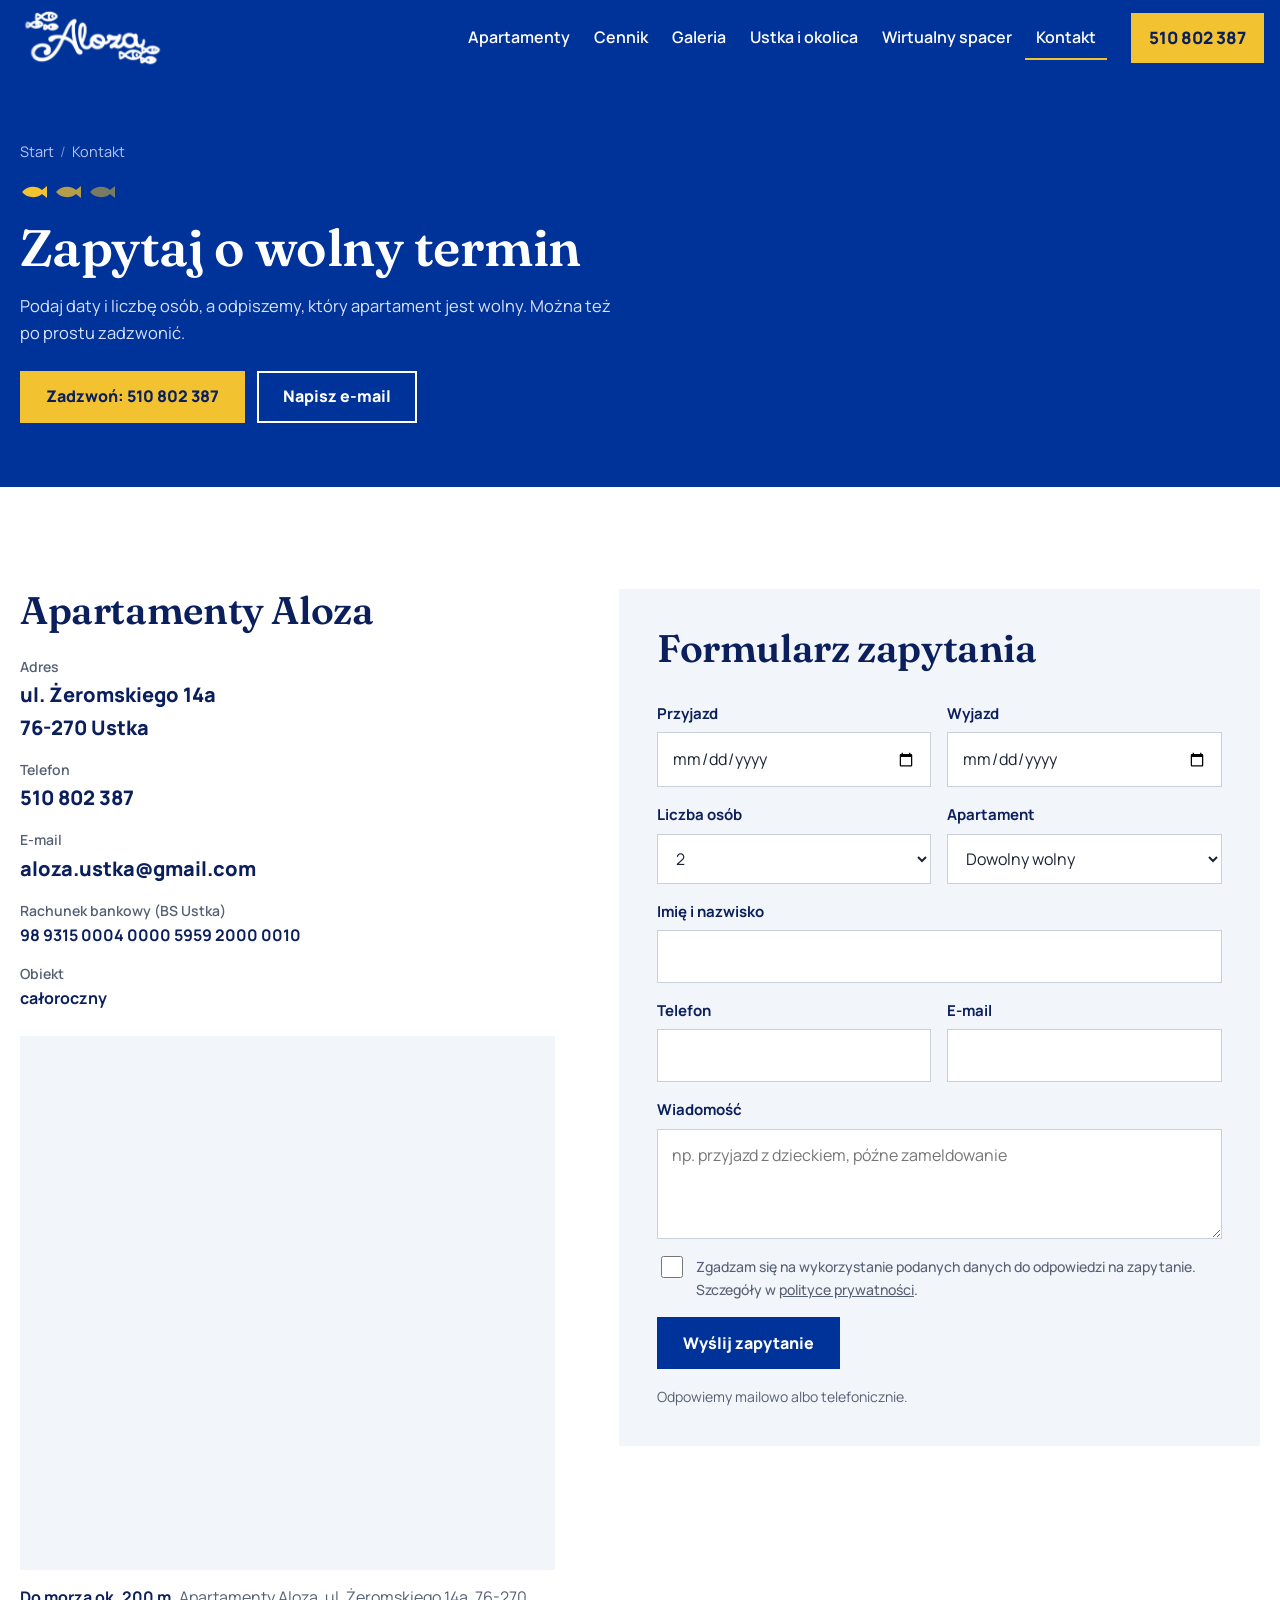
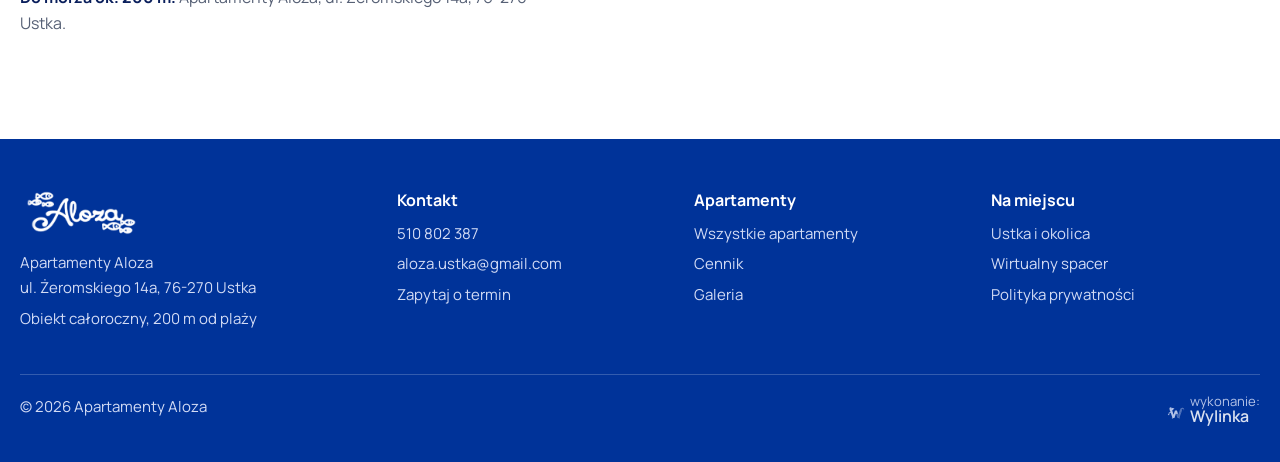
<file: kontakt.html>
<!doctype html>
<html lang="pl">
<head>
<meta charset="utf-8">
<meta name="viewport" content="width=device-width,initial-scale=1">
<meta name="robots" content="noindex, nofollow" data-podglad>
<title>Kontakt i zapytanie o termin | Apartamenty Aloza, Ustka</title>
<meta name="description" content="Zapytaj o wolny termin w Apartamentach Aloza: ul. Żeromskiego 14a, 76-270 Ustka, tel. 510 802 387, aloza.ustka@gmail.com. Mapa dojazdu i formularz.">
<link rel="canonical" href="https://aloza.com.pl/kontakt/">
<meta property="og:type" content="website">
<meta property="og:locale" content="pl_PL">
<meta property="og:site_name" content="Apartamenty Aloza">
<meta property="og:title" content="Kontakt i zapytanie o termin | Apartamenty Aloza, Ustka">
<meta property="og:description" content="Zapytaj o wolny termin w Apartamentach Aloza: ul. Żeromskiego 14a, 76-270 Ustka, tel. 510 802 387, aloza.ustka@gmail.com. Mapa dojazdu i formularz.">
<meta property="og:url" content="https://aloza.com.pl/kontakt/">
<meta property="og:image" content="https://aloza.com.pl/img/hero1-1400.webp">
<meta name="theme-color" content="#003399">
<link rel="preload" href="fonts/fraunces-rdzen.woff2" as="font" type="font/woff2" crossorigin>
<link rel="preload" href="fonts/manrope-rdzen.woff2" as="font" type="font/woff2" crossorigin>
<link rel="stylesheet" href="css/styl.css">
<link rel="icon" href="data:image/svg+xml,%3Csvg xmlns='http://www.w3.org/2000/svg' viewBox='0 0 64 64'%3E%3Crect width='64' height='64' rx='14' fill='%23003399'/%3E%3Cpath d='M12 32c8-11 24-13 34-3l8-6v18l-8-6c-10 10-26 8-34-3z' fill='%23F2C230'/%3E%3Ccircle cx='22' cy='31' r='2.5' fill='%23003399'/%3E%3C/svg%3E">
<script src="js/strona.js" defer></script>
<script type="application/ld+json">{"@context":"https://schema.org","@type":"BreadcrumbList","itemListElement":[{"@type":"ListItem","position":1,"name":"Start","item":"https://aloza.com.pl/"},{"@type":"ListItem","position":2,"name":"Kontakt","item":"https://aloza.com.pl/kontakt/"}]}</script>
<script type="application/ld+json">{"@context":"https://schema.org","@type":"LodgingBusiness","@id":"https://aloza.com.pl/#obiekt","name":"Apartamenty Aloza","description":"Siedem apartamentów dla 1-4 osób w Ustce, 200 m od plaży. Obiekt całoroczny.","url":"https://aloza.com.pl/","telephone":"+48 510 802 387","email":"aloza.ustka@gmail.com","image":"https://aloza.com.pl/img/hero1-1920.webp","logo":"https://aloza.com.pl/img/logo.png","priceRange":"250-450 zł","address":{"@type":"PostalAddress","streetAddress":"ul. Żeromskiego 14a","postalCode":"76-270","addressLocality":"Ustka","addressCountry":"PL"},"amenityFeature":[{"@type":"LocationFeatureSpecification","name":"Bezpłatny parking","value":true},{"@type":"LocationFeatureSpecification","name":"Bezprzewodowy internet","value":true},{"@type":"LocationFeatureSpecification","name":"Aneks kuchenny","value":true},{"@type":"LocationFeatureSpecification","name":"Parawan na plażę","value":true}],"numberOfRooms":7}</script>
</head>
<body>
<a class="skip" href="#tresc">Przejdź do treści</a>
<header class="hdr">
 <div class="wrap">
  <a class="logo" href="index.html" aria-label="Apartamenty Aloza - strona główna"><img src="img/logo.png" width="309" height="134" alt="Aloza"></a>
  <nav class="menu" id="menu" aria-label="Menu główne">
   <ul><li><a href="apartamenty.html">Apartamenty</a></li><li><a href="cennik.html">Cennik</a></li><li><a href="galeria.html">Galeria</a></li><li><a href="ustka.html">Ustka i okolica</a></li><li><a href="wirtualny-spacer.html">Wirtualny spacer</a></li><li><a href="kontakt.html" aria-current="page">Kontakt</a></li></ul>
  </nav>
  <a class="tel" href="tel:+48510802387">510 802 387</a>
  <button class="burger" id="burger" type="button" aria-expanded="false" aria-controls="menu">Menu</button>
 </div>
</header>
<main id="tresc"><div class="phead"><div class="wrap bez-foto"><div><ol class="okr"><li><a href="index.html">Start</a></li><li aria-current="page">Kontakt</li></ol><svg class="lawica" viewBox="0 0 96 20" aria-hidden="true" fill="currentColor"><path d="M2 10c5-6 14-7 20-2l5-4v12l-5-4c-6 5-15 4-20-2z"/><path d="M36 10c5-6 14-7 20-2l5-4v12l-5-4c-6 5-15 4-20-2z" opacity=".75"/><path d="M70 10c5-6 14-7 20-2l5-4v12l-5-4c-6 5-15 4-20-2z" opacity=".5"/></svg><h1>Zapytaj o wolny termin</h1><p>Podaj daty i liczbę osób, a odpiszemy, który apartament jest wolny. Można też po prostu zadzwonić.</p><div class="przyc"><a class="btn btn-z" href="tel:+48510802387">Zadzwoń: 510 802 387</a><a class="btn btn-o" href="mailto:aloza.ustka@gmail.com">Napisz e-mail</a></div></div></div></div><section><div class="wrap kon">
 <div>
  <h2>Apartamenty Aloza</h2>
  <div class="dane">
   <div><span>Adres</span><b>ul. Żeromskiego 14a<br>76-270 Ustka</b></div>
   <div><span>Telefon</span><a href="tel:+48510802387">510 802 387</a></div>
   <div><span>E-mail</span><a href="mailto:aloza.ustka@gmail.com">aloza.ustka@gmail.com</a></div>
   <div><span>Rachunek bankowy (BS Ustka)</span><small>98 9315 0004 0000 5959 2000 0010</small></div>
   <div><span>Obiekt</span><small>całoroczny</small></div>
  </div>
  <div class="mapa"><iframe src="https://maps.google.com/maps?q=%C5%BBeromskiego+14a,+76-270+Ustka&amp;z=15&amp;output=embed" title="Mapa: Apartamenty Aloza i plaża w Ustce" allow="accelerometer; gyroscope" loading="lazy" referrerpolicy="no-referrer-when-downgrade"></iframe></div>
  <p class="mapa-pod"><b>Do morza ok. 200 m.</b> Apartamenty Aloza, ul. Żeromskiego 14a, 76-270 Ustka.</p>
 </div>
 <form id="formularz" novalidate>
  <h2>Formularz zapytania</h2>
  <label>Przyjazd<input name="od" type="date" required></label>
  <label>Wyjazd<input name="do" type="date" required></label>
  <label>Liczba osób<select name="osoby"><option>1</option><option selected>2</option><option>3</option><option>4</option></select></label>
  <label>Apartament<select name="apartament"><option value="">Dowolny wolny</option><option value="1">Apartament 1 (23 m², 1-2 osoby)</option><option value="2">Apartament 2 (29 m², 2-4 osoby)</option><option value="3">Apartament 3 (23 m², 1-2 osoby)</option><option value="4">Apartament 4 (35 m², 2-4 osoby)</option><option value="5">Apartament 5 (29 m², 2-4 osoby)</option><option value="6">Apartament 6 (35 m², 2-4 osoby)</option><option value="7">Apartament 7 (40 m², 2-3 osoby)</option></select></label>
  <label class="pel">Imię i nazwisko<input name="imie" autocomplete="name" required></label>
  <label>Telefon<input name="telefon" type="tel" autocomplete="tel" inputmode="tel"></label>
  <label>E-mail<input name="email" type="email" autocomplete="email"></label>
  <label class="pel">Wiadomość<textarea name="wiadomosc" placeholder="np. przyjazd z dzieckiem, późne zameldowanie"></textarea></label>
  <div class="pulapka" aria-hidden="true"><label>Strona www<input name="strona" tabindex="-1" autocomplete="off"></label></div>
  <label class="zgoda"><input type="checkbox" name="zgoda" required><span>Zgadzam się na wykorzystanie podanych danych do odpowiedzi na zapytanie. Szczegóły w <a href="polityka-prywatnosci.html">polityce prywatności</a>.</span></label>
  <button class="btn btn-g" type="submit">Wyślij zapytanie</button>
  <p class="info" id="finfo" aria-live="polite">Odpowiemy mailowo albo telefonicznie.</p>
 </form>
</div></section>
</main>
<footer class="stopka">
 <div class="wrap">
  <div><img src="img/logo.png" width="309" height="134" alt="Aloza" loading="lazy"><p>Apartamenty Aloza<br>ul. Żeromskiego 14a, 76-270 Ustka</p><p>Obiekt całoroczny, 200 m od plaży</p></div>
  <div><b>Kontakt</b><p><a href="tel:+48510802387">510 802 387</a></p><p><a href="mailto:aloza.ustka@gmail.com">aloza.ustka@gmail.com</a></p><p><a href="kontakt.html">Zapytaj o termin</a></p></div>
  <div><b>Apartamenty</b><p><a href="apartamenty.html">Wszystkie apartamenty</a></p><p><a href="cennik.html">Cennik</a></p><p><a href="galeria.html">Galeria</a></p></div>
  <div><b>Na miejscu</b><p><a href="ustka.html">Ustka i okolica</a></p><p><a href="wirtualny-spacer.html">Wirtualny spacer</a></p><p><a href="polityka-prywatnosci.html">Polityka prywatności</a></p></div>
  <div class="dol"><span>© 2026 Apartamenty Aloza</span><a class="wylinka-badge" href="https://wylinka.pl/?utm_source=aloza.com.pl&amp;utm_medium=stopka&amp;utm_campaign=wykonanie" rel="noopener" title="Strona wykonana przez Wylinka"><svg viewBox="0 0 64 64" aria-hidden="true" focusable="false" fill="currentColor"><path d="M9.8 22.8l-1.2-7.9 2.2-3.7 15.5 4.6-.5 1.5-7.2 5.5 4.7 15.6 5-15.6 7 0 4.1 12.7-4.2-.9-2.6 1.8-.8-2.2-5.3 15.6-4.3 0 .4 .2-2.1 2.8-1.3-1.1 1.1-1.4-3.1 .2-.1-1.7 2.2-.1-5.7-16.5-4.8 .6-.8 3.1 0 .5-.3 .5 .8 2.2-1.6 .5-.4-1.3-.8 1.6-1.5-.8 .8-1.6-1.4 .6-.6-1.6 2.3-.8 .2-.4 1.3-4.8 5.9-.8-2.4-6.9zM15.2 13.7l-.1-.4-.4 .8-.1 .8 .1 1 .1 .4 .3 .7 .3-.9 .1-.7 0-.8z"/><path class="wy-pod" d="M37.1 49.8l-4.5-13.3 2.6-1.8 4.2 .9 .9 2.8 3-9.7 0-.5 .1-.8 3.2-8.4 .5-1 .6-1 .9-1.1 1.3-1 1.1-.7 1.4-.5 1.4-.3 .7 0 .9 0 1.2 .3 1.4 .6 .8 .5 .7 .7 .6 .7 .5 .9 .3 .9 .1 .9 0 .8-.2 .9-.5 .9-.5 .6-.7 .5-.7 .3-.1-.1 0-.1 .5-.5 .3-.7 .2-.5 0-.6-.1-.6-.3-.7-.4-.5-.4-.4-.5-.3-.6-.3-.7 0-.7 .1-.6 .1-.5 .4-.5 .5-.3 .5-.2 .7-.1 1.5-1.4 5.1-.8 3.3-.3 .7-.5 .7-6 17.5 1.9 .1-.1 1.7-3.1-.2 1.1 1.4-1.3 1.1-2.1-2.8 .4-.2z"/><path class="wy-old" d="M40.8 50l.4-.2-4.1 0-4.2-12.5 2.5-1.7 4.3 .9 .6 1.9 .6-1.6 0-.3 2.4-7.8 0-.5 .1-.8 3.2-8.4 .4-.8 .6-.9 .9-1.2 .9-.9 1.3-.8 1.4-.6 1.2-.3 1.4-.1 1.3 .1 .6 .2 .8 .3 1.1 .6 .9 .7 .7 .9 .5 .9 .3 .9 .1 1.1-.1 .9-.3 .9-.4 .7-.6 .7-.6 .4-.6 .2-.1-.1 0-.1 .5-.5 .3-.7 .2-.5 0-.5-.1-.6-.2-.6-.3-.5-.4-.5-.5-.3-.6-.3-.7-.1-.6 0-.6 .1-.6 .3-.6 .5-.3 .4-.2 .5-.1 .5-.1 1.5-1.4 5.1-.8 3.3-.3 .7-.5 .7-6 17.5 1.9 .1-.1 1.7-3.1-.2 1.1 1.4-1.3 1.1zM49.6 17.1l.6 1.7-1.5 1.9 .4 .4 1.8-2.1-.7-2.1zM48.1 28.3l.5 1.8-1.7 1.8 .4 .4 1.9-2-.6-2.2zM37.9 41.7l1.7-1.5-.4-.4-1.7 1.4zM42.6 38.7l-1.5 2.8 1.1 2-1.3 2.6 .5 .2 1.5-2.8-1.1-2 1.4-2.5z"/></svg><span>wykonanie: <b>Wylinka</b></span></a></div>
 </div>
</footer>
<div class="lb" id="lb" role="dialog" aria-modal="true" aria-label="Powiększone zdjęcie"><img alt=""><button type="button" class="zam" aria-label="Zamknij">×</button><button type="button" class="pop" aria-label="Poprzednie zdjęcie">‹</button><button type="button" class="nas" aria-label="Następne zdjęcie">›</button><p class="lbl"></p></div>
</body>
</html>
</file>
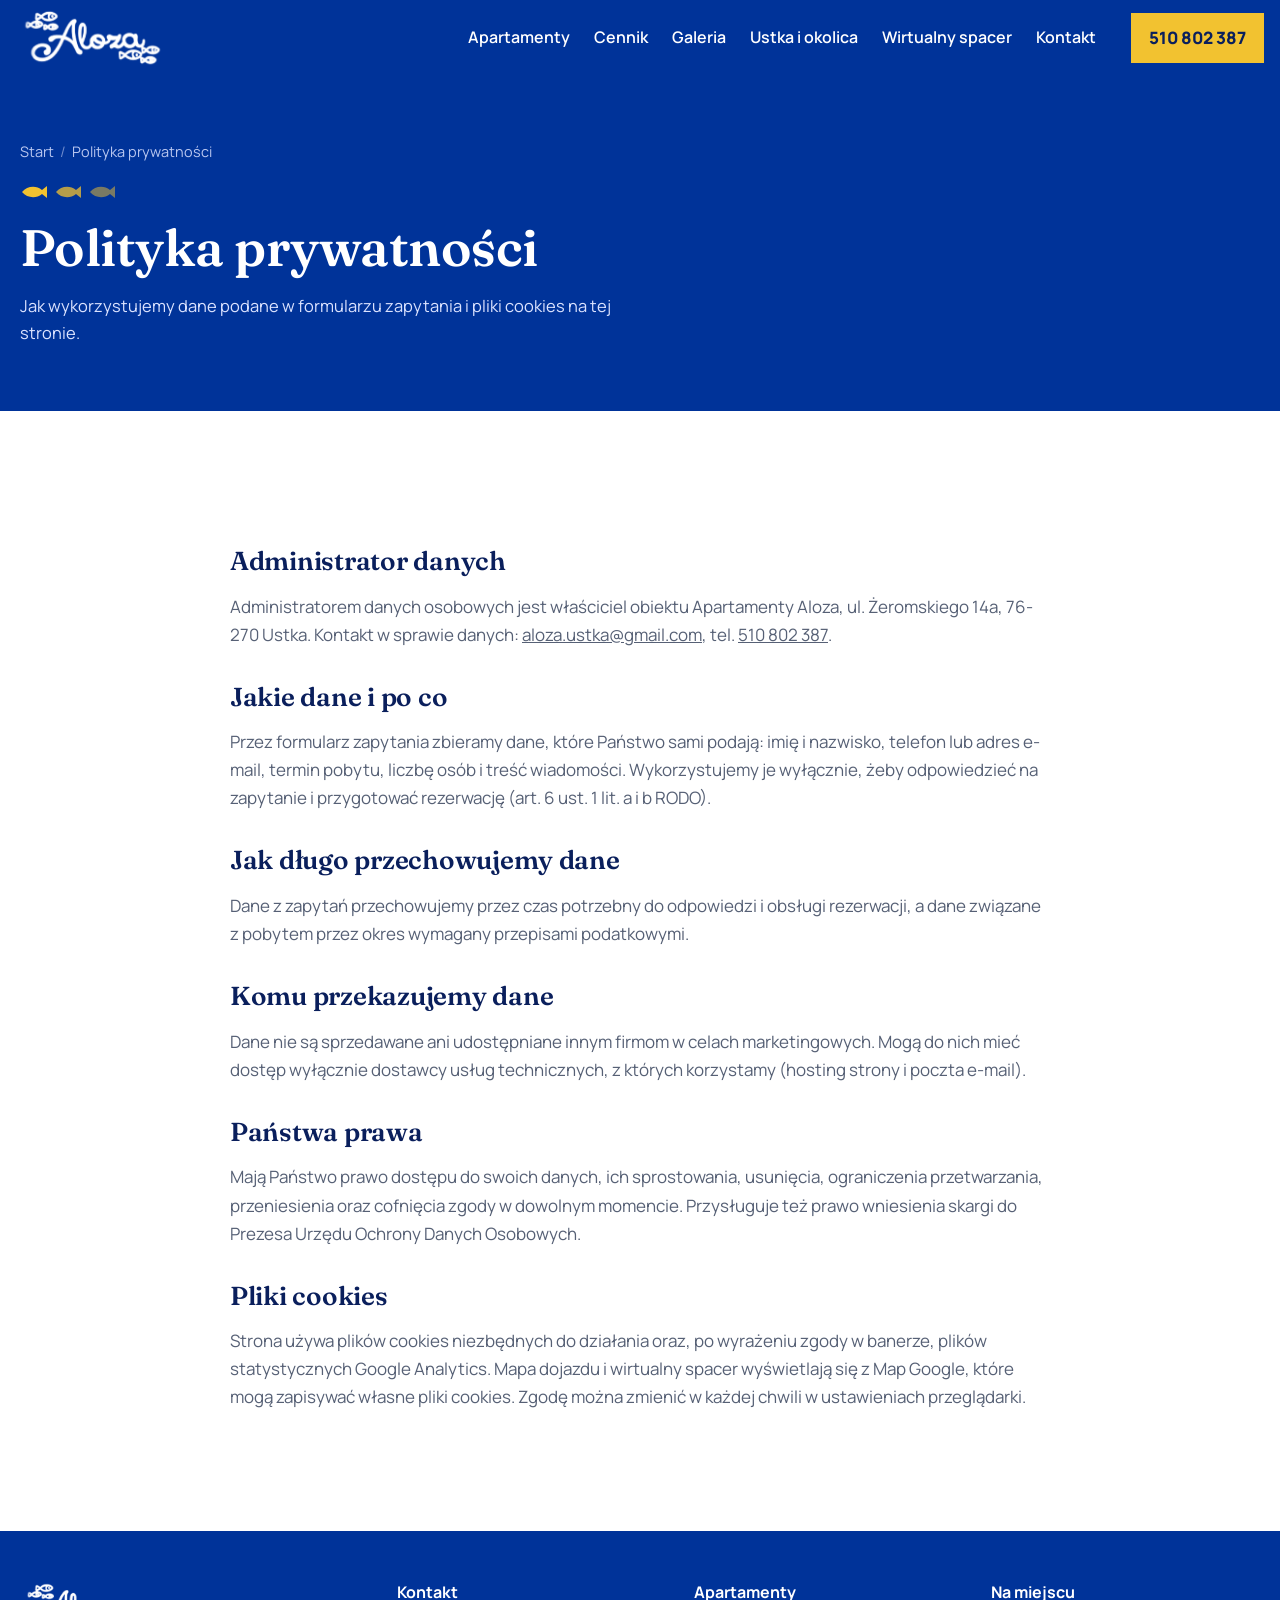
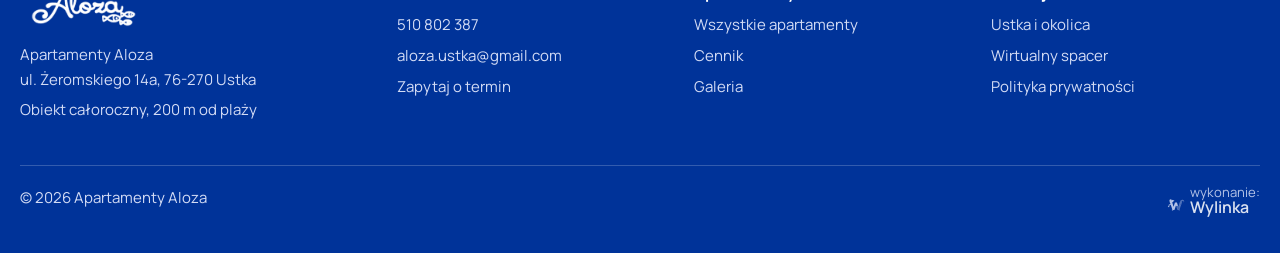
<file: polityka-prywatnosci.html>
<!doctype html>
<html lang="pl">
<head>
<meta charset="utf-8">
<meta name="viewport" content="width=device-width,initial-scale=1">
<meta name="robots" content="noindex, nofollow" data-podglad>
<title>Polityka prywatności | Apartamenty Aloza, Ustka</title>
<meta name="description" content="Polityka prywatności strony Apartamentów Aloza w Ustce: jakie dane zbieramy przez formularz zapytania, w jakim celu i jakie prawa przysługują gościom.">
<link rel="canonical" href="https://aloza.com.pl/polityka-prywatnosci/">
<meta property="og:type" content="website">
<meta property="og:locale" content="pl_PL">
<meta property="og:site_name" content="Apartamenty Aloza">
<meta property="og:title" content="Polityka prywatności | Apartamenty Aloza, Ustka">
<meta property="og:description" content="Polityka prywatności strony Apartamentów Aloza w Ustce: jakie dane zbieramy przez formularz zapytania, w jakim celu i jakie prawa przysługują gościom.">
<meta property="og:url" content="https://aloza.com.pl/polityka-prywatnosci/">
<meta property="og:image" content="https://aloza.com.pl/img/hero1-1400.webp">
<meta name="theme-color" content="#003399">
<link rel="preload" href="fonts/fraunces-rdzen.woff2" as="font" type="font/woff2" crossorigin>
<link rel="preload" href="fonts/manrope-rdzen.woff2" as="font" type="font/woff2" crossorigin>
<link rel="stylesheet" href="css/styl.css">
<link rel="icon" href="data:image/svg+xml,%3Csvg xmlns='http://www.w3.org/2000/svg' viewBox='0 0 64 64'%3E%3Crect width='64' height='64' rx='14' fill='%23003399'/%3E%3Cpath d='M12 32c8-11 24-13 34-3l8-6v18l-8-6c-10 10-26 8-34-3z' fill='%23F2C230'/%3E%3Ccircle cx='22' cy='31' r='2.5' fill='%23003399'/%3E%3C/svg%3E">
<script src="js/strona.js" defer></script>
<script type="application/ld+json">{"@context":"https://schema.org","@type":"BreadcrumbList","itemListElement":[{"@type":"ListItem","position":1,"name":"Start","item":"https://aloza.com.pl/"},{"@type":"ListItem","position":2,"name":"Polityka prywatności","item":"https://aloza.com.pl/polityka-prywatnosci/"}]}</script>
</head>
<body>
<a class="skip" href="#tresc">Przejdź do treści</a>
<header class="hdr">
 <div class="wrap">
  <a class="logo" href="index.html" aria-label="Apartamenty Aloza - strona główna"><img src="img/logo.png" width="309" height="134" alt="Aloza"></a>
  <nav class="menu" id="menu" aria-label="Menu główne">
   <ul><li><a href="apartamenty.html">Apartamenty</a></li><li><a href="cennik.html">Cennik</a></li><li><a href="galeria.html">Galeria</a></li><li><a href="ustka.html">Ustka i okolica</a></li><li><a href="wirtualny-spacer.html">Wirtualny spacer</a></li><li><a href="kontakt.html">Kontakt</a></li></ul>
  </nav>
  <a class="tel" href="tel:+48510802387">510 802 387</a>
  <button class="burger" id="burger" type="button" aria-expanded="false" aria-controls="menu">Menu</button>
 </div>
</header>
<main id="tresc"><div class="phead"><div class="wrap bez-foto"><div><ol class="okr"><li><a href="index.html">Start</a></li><li aria-current="page">Polityka prywatności</li></ol><svg class="lawica" viewBox="0 0 96 20" aria-hidden="true" fill="currentColor"><path d="M2 10c5-6 14-7 20-2l5-4v12l-5-4c-6 5-15 4-20-2z"/><path d="M36 10c5-6 14-7 20-2l5-4v12l-5-4c-6 5-15 4-20-2z" opacity=".75"/><path d="M70 10c5-6 14-7 20-2l5-4v12l-5-4c-6 5-15 4-20-2z" opacity=".5"/></svg><h1>Polityka prywatności</h1><p>Jak wykorzystujemy dane podane w formularzu zapytania i pliki cookies na tej stronie.</p></div></div></div><section><div class="wrap prawne">
<h2>Administrator danych</h2>
<p>Administratorem danych osobowych jest właściciel obiektu Apartamenty Aloza, ul. Żeromskiego 14a, 76-270 Ustka. Kontakt w sprawie danych: <a href="mailto:aloza.ustka@gmail.com">aloza.ustka@gmail.com</a>, tel. <a href="tel:+48510802387">510 802 387</a>.</p>
<h2>Jakie dane i po co</h2>
<p>Przez formularz zapytania zbieramy dane, które Państwo sami podają: imię i nazwisko, telefon lub adres e-mail, termin pobytu, liczbę osób i treść wiadomości. Wykorzystujemy je wyłącznie, żeby odpowiedzieć na zapytanie i przygotować rezerwację (art. 6 ust. 1 lit. a i b RODO).</p>
<h2>Jak długo przechowujemy dane</h2>
<p>Dane z zapytań przechowujemy przez czas potrzebny do odpowiedzi i obsługi rezerwacji, a dane związane z pobytem przez okres wymagany przepisami podatkowymi.</p>
<h2>Komu przekazujemy dane</h2>
<p>Dane nie są sprzedawane ani udostępniane innym firmom w celach marketingowych. Mogą do nich mieć dostęp wyłącznie dostawcy usług technicznych, z których korzystamy (hosting strony i poczta e-mail).</p>
<h2>Państwa prawa</h2>
<p>Mają Państwo prawo dostępu do swoich danych, ich sprostowania, usunięcia, ograniczenia przetwarzania, przeniesienia oraz cofnięcia zgody w dowolnym momencie. Przysługuje też prawo wniesienia skargi do Prezesa Urzędu Ochrony Danych Osobowych.</p>
<h2>Pliki cookies</h2>
<p>Strona używa plików cookies niezbędnych do działania oraz, po wyrażeniu zgody w banerze, plików statystycznych Google Analytics. Mapa dojazdu i wirtualny spacer wyświetlają się z Map Google, które mogą zapisywać własne pliki cookies. Zgodę można zmienić w każdej chwili w ustawieniach przeglądarki.</p>
</div></section>
</main>
<footer class="stopka">
 <div class="wrap">
  <div><img src="img/logo.png" width="309" height="134" alt="Aloza" loading="lazy"><p>Apartamenty Aloza<br>ul. Żeromskiego 14a, 76-270 Ustka</p><p>Obiekt całoroczny, 200 m od plaży</p></div>
  <div><b>Kontakt</b><p><a href="tel:+48510802387">510 802 387</a></p><p><a href="mailto:aloza.ustka@gmail.com">aloza.ustka@gmail.com</a></p><p><a href="kontakt.html">Zapytaj o termin</a></p></div>
  <div><b>Apartamenty</b><p><a href="apartamenty.html">Wszystkie apartamenty</a></p><p><a href="cennik.html">Cennik</a></p><p><a href="galeria.html">Galeria</a></p></div>
  <div><b>Na miejscu</b><p><a href="ustka.html">Ustka i okolica</a></p><p><a href="wirtualny-spacer.html">Wirtualny spacer</a></p><p><a href="polityka-prywatnosci.html">Polityka prywatności</a></p></div>
  <div class="dol"><span>© 2026 Apartamenty Aloza</span><a class="wylinka-badge" href="https://wylinka.pl/?utm_source=aloza.com.pl&amp;utm_medium=stopka&amp;utm_campaign=wykonanie" rel="noopener" title="Strona wykonana przez Wylinka"><svg viewBox="0 0 64 64" aria-hidden="true" focusable="false" fill="currentColor"><path d="M9.8 22.8l-1.2-7.9 2.2-3.7 15.5 4.6-.5 1.5-7.2 5.5 4.7 15.6 5-15.6 7 0 4.1 12.7-4.2-.9-2.6 1.8-.8-2.2-5.3 15.6-4.3 0 .4 .2-2.1 2.8-1.3-1.1 1.1-1.4-3.1 .2-.1-1.7 2.2-.1-5.7-16.5-4.8 .6-.8 3.1 0 .5-.3 .5 .8 2.2-1.6 .5-.4-1.3-.8 1.6-1.5-.8 .8-1.6-1.4 .6-.6-1.6 2.3-.8 .2-.4 1.3-4.8 5.9-.8-2.4-6.9zM15.2 13.7l-.1-.4-.4 .8-.1 .8 .1 1 .1 .4 .3 .7 .3-.9 .1-.7 0-.8z"/><path class="wy-pod" d="M37.1 49.8l-4.5-13.3 2.6-1.8 4.2 .9 .9 2.8 3-9.7 0-.5 .1-.8 3.2-8.4 .5-1 .6-1 .9-1.1 1.3-1 1.1-.7 1.4-.5 1.4-.3 .7 0 .9 0 1.2 .3 1.4 .6 .8 .5 .7 .7 .6 .7 .5 .9 .3 .9 .1 .9 0 .8-.2 .9-.5 .9-.5 .6-.7 .5-.7 .3-.1-.1 0-.1 .5-.5 .3-.7 .2-.5 0-.6-.1-.6-.3-.7-.4-.5-.4-.4-.5-.3-.6-.3-.7 0-.7 .1-.6 .1-.5 .4-.5 .5-.3 .5-.2 .7-.1 1.5-1.4 5.1-.8 3.3-.3 .7-.5 .7-6 17.5 1.9 .1-.1 1.7-3.1-.2 1.1 1.4-1.3 1.1-2.1-2.8 .4-.2z"/><path class="wy-old" d="M40.8 50l.4-.2-4.1 0-4.2-12.5 2.5-1.7 4.3 .9 .6 1.9 .6-1.6 0-.3 2.4-7.8 0-.5 .1-.8 3.2-8.4 .4-.8 .6-.9 .9-1.2 .9-.9 1.3-.8 1.4-.6 1.2-.3 1.4-.1 1.3 .1 .6 .2 .8 .3 1.1 .6 .9 .7 .7 .9 .5 .9 .3 .9 .1 1.1-.1 .9-.3 .9-.4 .7-.6 .7-.6 .4-.6 .2-.1-.1 0-.1 .5-.5 .3-.7 .2-.5 0-.5-.1-.6-.2-.6-.3-.5-.4-.5-.5-.3-.6-.3-.7-.1-.6 0-.6 .1-.6 .3-.6 .5-.3 .4-.2 .5-.1 .5-.1 1.5-1.4 5.1-.8 3.3-.3 .7-.5 .7-6 17.5 1.9 .1-.1 1.7-3.1-.2 1.1 1.4-1.3 1.1zM49.6 17.1l.6 1.7-1.5 1.9 .4 .4 1.8-2.1-.7-2.1zM48.1 28.3l.5 1.8-1.7 1.8 .4 .4 1.9-2-.6-2.2zM37.9 41.7l1.7-1.5-.4-.4-1.7 1.4zM42.6 38.7l-1.5 2.8 1.1 2-1.3 2.6 .5 .2 1.5-2.8-1.1-2 1.4-2.5z"/></svg><span>wykonanie: <b>Wylinka</b></span></a></div>
 </div>
</footer>
<div class="lb" id="lb" role="dialog" aria-modal="true" aria-label="Powiększone zdjęcie"><img alt=""><button type="button" class="zam" aria-label="Zamknij">×</button><button type="button" class="pop" aria-label="Poprzednie zdjęcie">‹</button><button type="button" class="nas" aria-label="Następne zdjęcie">›</button><p class="lbl"></p></div>
</body>
</html>
</file>
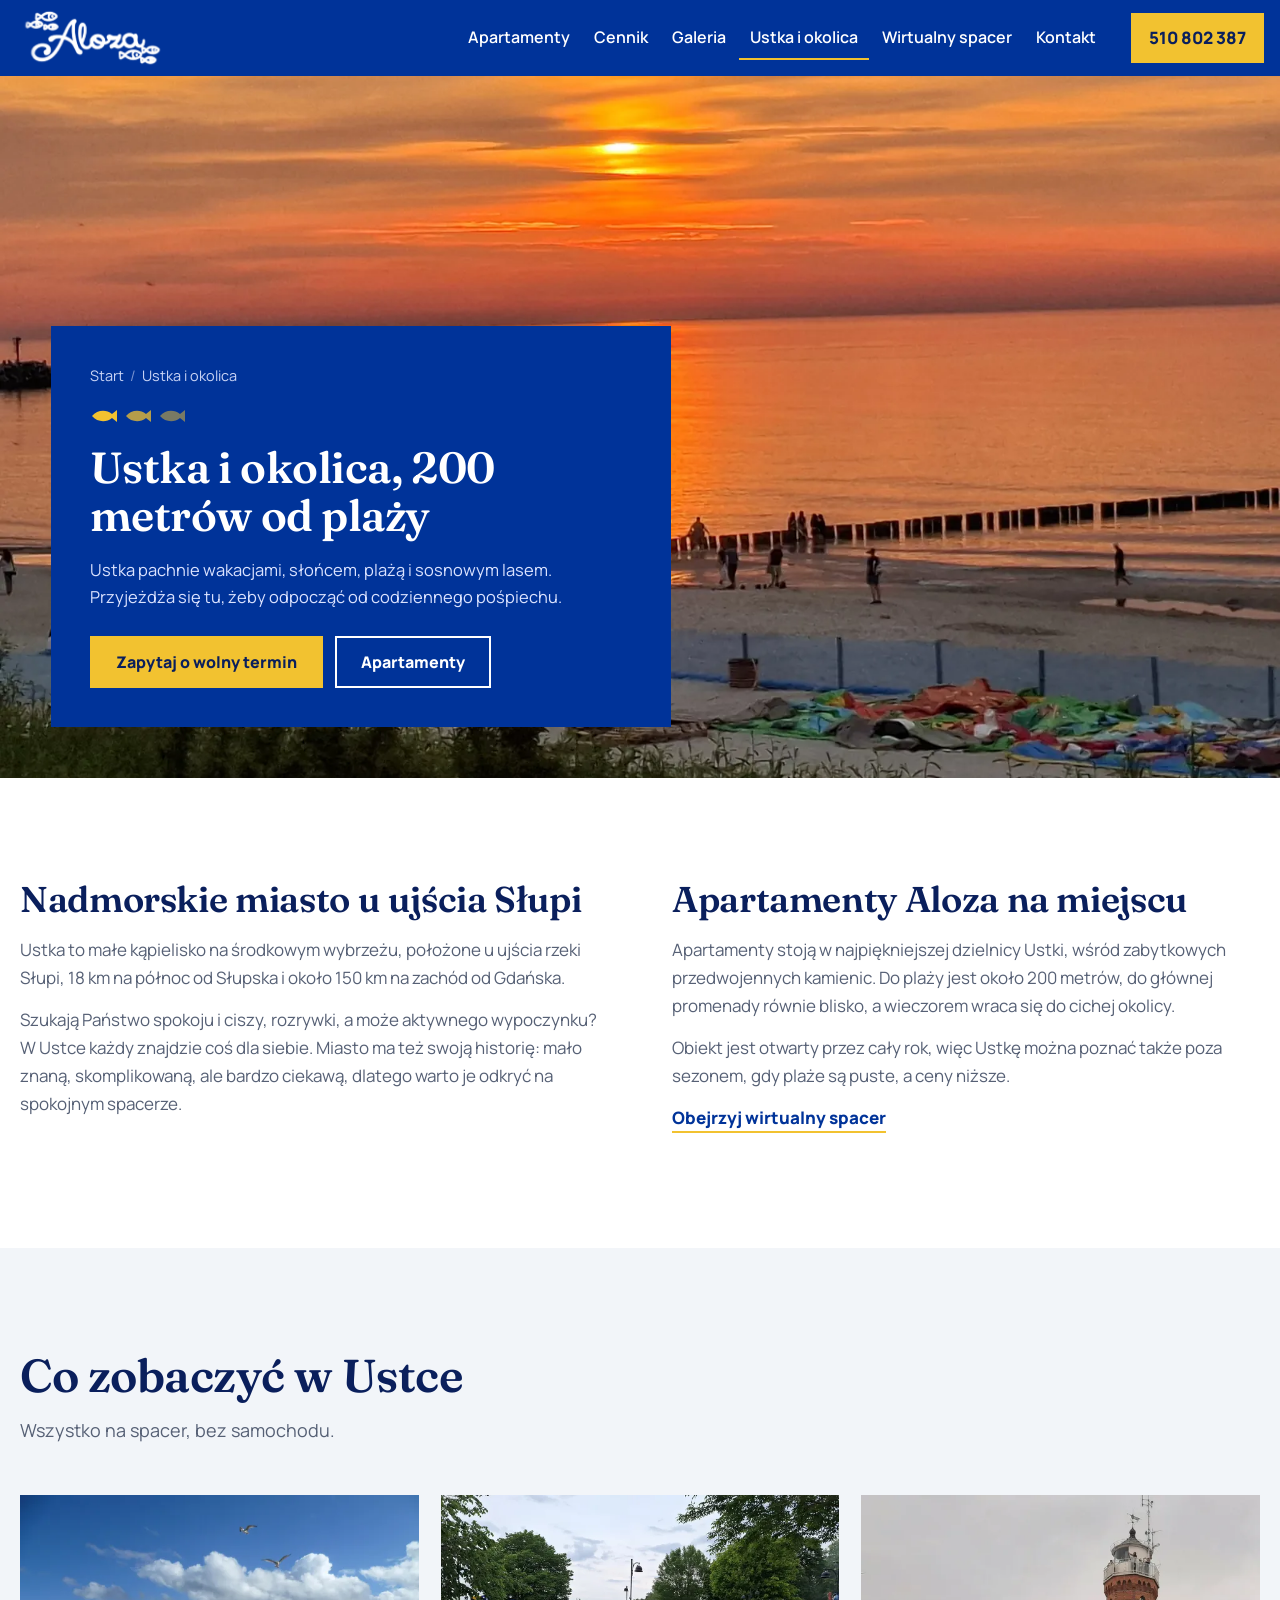
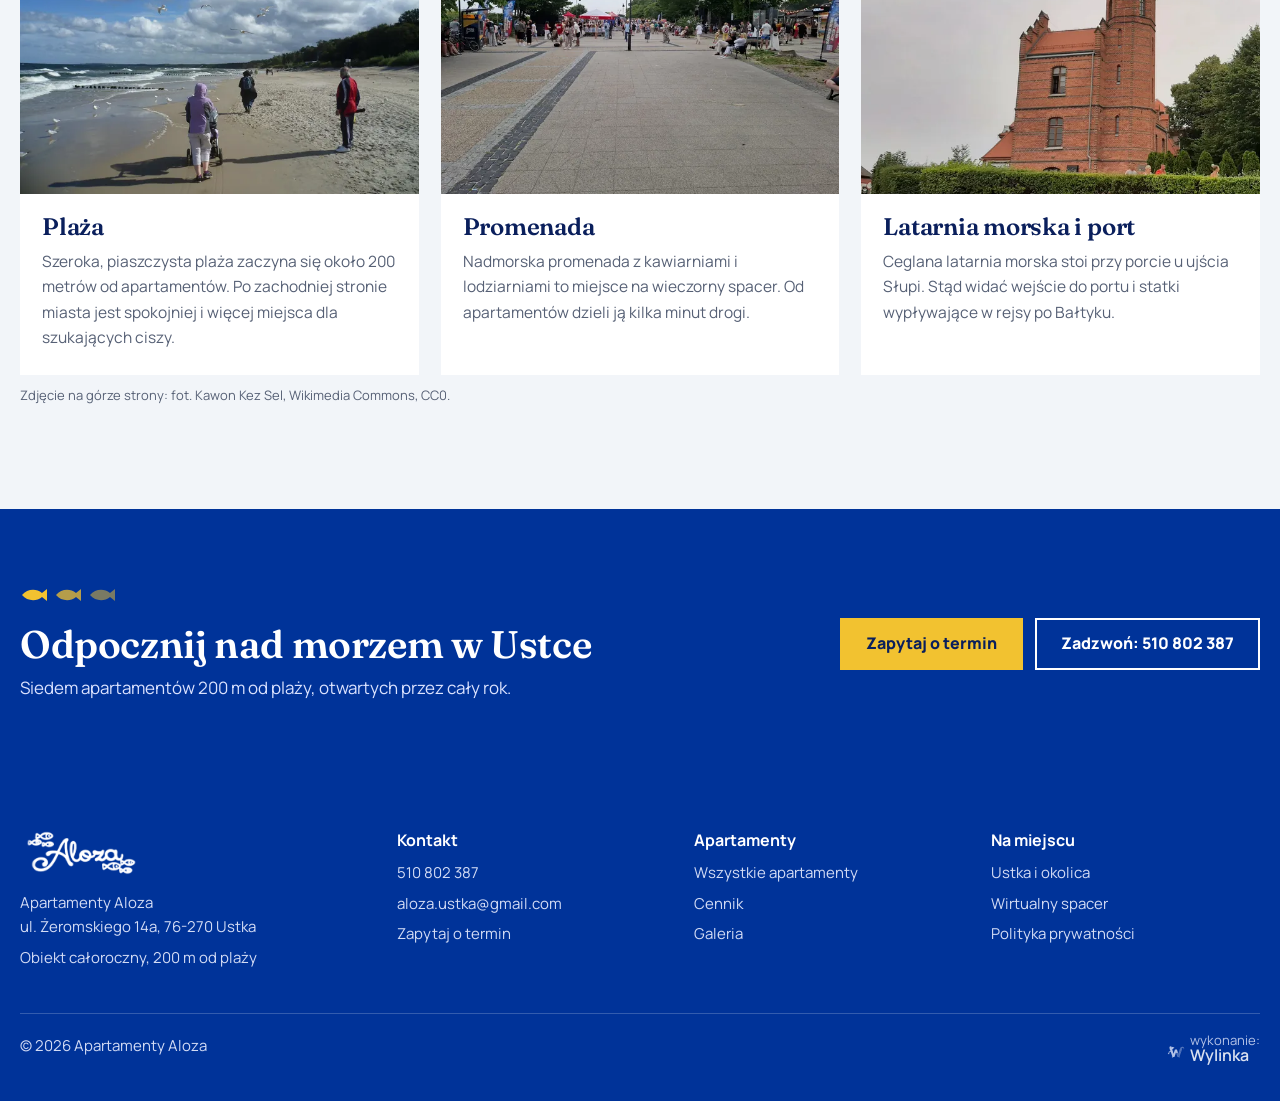
<file: ustka.html>
<!doctype html>
<html lang="pl">
<head>
<meta charset="utf-8">
<meta name="viewport" content="width=device-width,initial-scale=1">
<meta name="robots" content="noindex, nofollow" data-podglad>
<title>Ustka i okolica: plaża, promenada, port | Apartamenty Aloza</title>
<meta name="description" content="Ustka i okolica: szeroka piaszczysta plaża 200 m od Apartamentów Aloza, promenada, port u ujścia Słupi i latarnia morska. Co warto zobaczyć w Ustce.">
<link rel="canonical" href="https://aloza.com.pl/ustka/">
<meta property="og:type" content="website">
<meta property="og:locale" content="pl_PL">
<meta property="og:site_name" content="Apartamenty Aloza">
<meta property="og:title" content="Ustka i okolica: plaża, promenada, port | Apartamenty Aloza">
<meta property="og:description" content="Ustka i okolica: szeroka piaszczysta plaża 200 m od Apartamentów Aloza, promenada, port u ujścia Słupi i latarnia morska. Co warto zobaczyć w Ustce.">
<meta property="og:url" content="https://aloza.com.pl/ustka/">
<meta property="og:image" content="https://aloza.com.pl/img/ustka/baltyk-1600.webp">
<meta name="theme-color" content="#003399">
<link rel="preload" href="fonts/fraunces-rdzen.woff2" as="font" type="font/woff2" crossorigin>
<link rel="preload" href="fonts/manrope-rdzen.woff2" as="font" type="font/woff2" crossorigin>
<link rel="preload" as="image" href="img/ustka/baltyk-1000.webp" imagesrcset="img/ustka/baltyk-640.webp 640w, img/ustka/baltyk-1000.webp 1000w, img/ustka/baltyk-1600.webp 1600w, img/ustka/baltyk-2560.webp 2560w" imagesizes="100vw">
<link rel="stylesheet" href="css/styl.css">
<link rel="icon" href="data:image/svg+xml,%3Csvg xmlns='http://www.w3.org/2000/svg' viewBox='0 0 64 64'%3E%3Crect width='64' height='64' rx='14' fill='%23003399'/%3E%3Cpath d='M12 32c8-11 24-13 34-3l8-6v18l-8-6c-10 10-26 8-34-3z' fill='%23F2C230'/%3E%3Ccircle cx='22' cy='31' r='2.5' fill='%23003399'/%3E%3C/svg%3E">
<script src="js/strona.js" defer></script>
<script type="application/ld+json">{"@context":"https://schema.org","@type":"BreadcrumbList","itemListElement":[{"@type":"ListItem","position":1,"name":"Start","item":"https://aloza.com.pl/"},{"@type":"ListItem","position":2,"name":"Ustka i okolica","item":"https://aloza.com.pl/ustka/"}]}</script>
</head>
<body>
<a class="skip" href="#tresc">Przejdź do treści</a>
<header class="hdr">
 <div class="wrap">
  <a class="logo" href="index.html" aria-label="Apartamenty Aloza - strona główna"><img src="img/logo.png" width="309" height="134" alt="Aloza"></a>
  <nav class="menu" id="menu" aria-label="Menu główne">
   <ul><li><a href="apartamenty.html">Apartamenty</a></li><li><a href="cennik.html">Cennik</a></li><li><a href="galeria.html">Galeria</a></li><li><a href="ustka.html" aria-current="page">Ustka i okolica</a></li><li><a href="wirtualny-spacer.html">Wirtualny spacer</a></li><li><a href="kontakt.html">Kontakt</a></li></ul>
  </nav>
  <a class="tel" href="tel:+48510802387">510 802 387</a>
  <button class="burger" id="burger" type="button" aria-expanded="false" aria-controls="menu">Menu</button>
 </div>
</header>
<main id="tresc">
<div class="fhero">
 <img src="img/ustka/baltyk-1000.webp" srcset="img/ustka/baltyk-640.webp 640w, img/ustka/baltyk-1000.webp 1000w, img/ustka/baltyk-1600.webp 1600w, img/ustka/baltyk-2560.webp 2560w" sizes="100vw" width="2560" height="1920" alt="Zachód słońca nad Bałtykiem na plaży w Ustce" fetchpriority="high">
 <div class="hpanel">
  <ol class="okr"><li><a href="index.html">Start</a></li><li aria-current="page">Ustka i okolica</li></ol>
  <svg class="lawica" viewBox="0 0 96 20" aria-hidden="true" fill="currentColor"><path d="M2 10c5-6 14-7 20-2l5-4v12l-5-4c-6 5-15 4-20-2z"/><path d="M36 10c5-6 14-7 20-2l5-4v12l-5-4c-6 5-15 4-20-2z" opacity=".75"/><path d="M70 10c5-6 14-7 20-2l5-4v12l-5-4c-6 5-15 4-20-2z" opacity=".5"/></svg>
  <h1>Ustka i okolica, 200 metrów od plaży</h1>
  <p>Ustka pachnie wakacjami, słońcem, plażą i sosnowym lasem. Przyjeżdża się tu, żeby odpocząć od codziennego pośpiechu.</p>
  <div class="przyc"><a class="btn btn-z" href="kontakt.html">Zapytaj o wolny termin</a><a class="btn btn-o" href="apartamenty.html">Apartamenty</a></div>
 </div>
</div>
<section><div class="wrap dwie">
 <div class="tekst"><h2>Nadmorskie miasto u ujścia Słupi</h2>
  <p>Ustka to małe kąpielisko na środkowym wybrzeżu, położone u ujścia rzeki Słupi, 18 km na północ od Słupska i około 150 km na zachód od Gdańska.</p>
  <p>Szukają Państwo spokoju i ciszy, rozrywki, a może aktywnego wypoczynku? W Ustce każdy znajdzie coś dla siebie. Miasto ma też swoją historię: mało znaną, skomplikowaną, ale bardzo ciekawą, dlatego warto je odkryć na spokojnym spacerze.</p></div>
 <div class="tekst"><h2>Apartamenty Aloza na miejscu</h2>
  <p>Apartamenty stoją w najpiękniejszej dzielnicy Ustki, wśród zabytkowych przedwojennych kamienic. Do plaży jest około 200 metrów, do głównej promenady równie blisko, a wieczorem wraca się do cichej okolicy.</p>
  <p>Obiekt jest otwarty przez cały rok, więc Ustkę można poznać także poza sezonem, gdy plaże są puste, a ceny niższe.</p>
  <p><a class="lnk" href="wirtualny-spacer.html">Obejrzyj wirtualny spacer</a></p></div>
</div></section>
<section class="ap-bg"><div class="wrap">
 <div class="sek-h"><h2>Co zobaczyć w Ustce</h2><p>Wszystko na spacer, bez samochodu.</p></div>
 <div class="atrakcje"><article><figure><img src="img/ustka/plaza-1000.webp" srcset="img/ustka/plaza-640.webp 640w, img/ustka/plaza-1000.webp 1000w, img/ustka/plaza-1600.webp 1600w, img/ustka/plaza-2560.webp 2560w" sizes="(max-width: 640px) 100vw, (max-width: 1100px) 50vw, 400px" width="2560" height="1920" alt="Plaża w Ustce i fale Bałtyku" loading="lazy"><figcaption>fot. Radosław i Sylwia Botev, Wikimedia Commons, CC BY 3.0 PL</figcaption></figure><div class="tr"><h3>Plaża</h3><p>Szeroka, piaszczysta plaża zaczyna się około 200 metrów od apartamentów. Po zachodniej stronie miasta jest spokojniej i więcej miejsca dla szukających ciszy.</p></div></article><article><figure><img src="img/ustka/promenada-1000.webp" srcset="img/ustka/promenada-640.webp 640w, img/ustka/promenada-1000.webp 1000w, img/ustka/promenada-1600.webp 1600w, img/ustka/promenada-2560.webp 2560w" sizes="(max-width: 640px) 100vw, (max-width: 1100px) 50vw, 400px" width="2560" height="1920" alt="Promenada w Ustce" loading="lazy"><figcaption>fot. Kawon Kez Sel, Wikimedia Commons, CC0</figcaption></figure><div class="tr"><h3>Promenada</h3><p>Nadmorska promenada z kawiarniami i lodziarniami to miejsce na wieczorny spacer. Od apartamentów dzieli ją kilka minut drogi.</p></div></article><article><figure><img src="img/ustka/latarnia-1000.webp" srcset="img/ustka/latarnia-640.webp 640w, img/ustka/latarnia-1000.webp 1000w, img/ustka/latarnia-1600.webp 1600w" sizes="(max-width: 640px) 100vw, (max-width: 1100px) 50vw, 400px" width="1600" height="1199" alt="Latarnia morska w Ustce" loading="lazy"><figcaption>fot. Karol Szejner, Wikimedia Commons, CC BY-SA 4.0</figcaption></figure><div class="tr"><h3>Latarnia morska i port</h3><p>Ceglana latarnia morska stoi przy porcie u ujścia Słupi. Stąd widać wejście do portu i statki wypływające w rejsy po Bałtyku.</p></div></article></div>
 <p class="zrodlo">Zdjęcie na górze strony: fot. Kawon Kez Sel, Wikimedia Commons, CC0.</p>
</div></section>
<section class="cta"><div class="wrap"><div><svg class="lawica" viewBox="0 0 96 20" aria-hidden="true" fill="currentColor"><path d="M2 10c5-6 14-7 20-2l5-4v12l-5-4c-6 5-15 4-20-2z"/><path d="M36 10c5-6 14-7 20-2l5-4v12l-5-4c-6 5-15 4-20-2z" opacity=".75"/><path d="M70 10c5-6 14-7 20-2l5-4v12l-5-4c-6 5-15 4-20-2z" opacity=".5"/></svg><h2>Odpocznij nad morzem w Ustce</h2><p>Siedem apartamentów 200 m od plaży, otwartych przez cały rok.</p></div><div class="przyc"><a class="btn btn-z" href="kontakt.html">Zapytaj o termin</a><a class="btn btn-o" href="tel:+48510802387">Zadzwoń: 510 802 387</a></div></div></section>
</main>
<footer class="stopka">
 <div class="wrap">
  <div><img src="img/logo.png" width="309" height="134" alt="Aloza" loading="lazy"><p>Apartamenty Aloza<br>ul. Żeromskiego 14a, 76-270 Ustka</p><p>Obiekt całoroczny, 200 m od plaży</p></div>
  <div><b>Kontakt</b><p><a href="tel:+48510802387">510 802 387</a></p><p><a href="mailto:aloza.ustka@gmail.com">aloza.ustka@gmail.com</a></p><p><a href="kontakt.html">Zapytaj o termin</a></p></div>
  <div><b>Apartamenty</b><p><a href="apartamenty.html">Wszystkie apartamenty</a></p><p><a href="cennik.html">Cennik</a></p><p><a href="galeria.html">Galeria</a></p></div>
  <div><b>Na miejscu</b><p><a href="ustka.html">Ustka i okolica</a></p><p><a href="wirtualny-spacer.html">Wirtualny spacer</a></p><p><a href="polityka-prywatnosci.html">Polityka prywatności</a></p></div>
  <div class="dol"><span>© 2026 Apartamenty Aloza</span><a class="wylinka-badge" href="https://wylinka.pl/?utm_source=aloza.com.pl&amp;utm_medium=stopka&amp;utm_campaign=wykonanie" rel="noopener" title="Strona wykonana przez Wylinka"><svg viewBox="0 0 64 64" aria-hidden="true" focusable="false" fill="currentColor"><path d="M9.8 22.8l-1.2-7.9 2.2-3.7 15.5 4.6-.5 1.5-7.2 5.5 4.7 15.6 5-15.6 7 0 4.1 12.7-4.2-.9-2.6 1.8-.8-2.2-5.3 15.6-4.3 0 .4 .2-2.1 2.8-1.3-1.1 1.1-1.4-3.1 .2-.1-1.7 2.2-.1-5.7-16.5-4.8 .6-.8 3.1 0 .5-.3 .5 .8 2.2-1.6 .5-.4-1.3-.8 1.6-1.5-.8 .8-1.6-1.4 .6-.6-1.6 2.3-.8 .2-.4 1.3-4.8 5.9-.8-2.4-6.9zM15.2 13.7l-.1-.4-.4 .8-.1 .8 .1 1 .1 .4 .3 .7 .3-.9 .1-.7 0-.8z"/><path class="wy-pod" d="M37.1 49.8l-4.5-13.3 2.6-1.8 4.2 .9 .9 2.8 3-9.7 0-.5 .1-.8 3.2-8.4 .5-1 .6-1 .9-1.1 1.3-1 1.1-.7 1.4-.5 1.4-.3 .7 0 .9 0 1.2 .3 1.4 .6 .8 .5 .7 .7 .6 .7 .5 .9 .3 .9 .1 .9 0 .8-.2 .9-.5 .9-.5 .6-.7 .5-.7 .3-.1-.1 0-.1 .5-.5 .3-.7 .2-.5 0-.6-.1-.6-.3-.7-.4-.5-.4-.4-.5-.3-.6-.3-.7 0-.7 .1-.6 .1-.5 .4-.5 .5-.3 .5-.2 .7-.1 1.5-1.4 5.1-.8 3.3-.3 .7-.5 .7-6 17.5 1.9 .1-.1 1.7-3.1-.2 1.1 1.4-1.3 1.1-2.1-2.8 .4-.2z"/><path class="wy-old" d="M40.8 50l.4-.2-4.1 0-4.2-12.5 2.5-1.7 4.3 .9 .6 1.9 .6-1.6 0-.3 2.4-7.8 0-.5 .1-.8 3.2-8.4 .4-.8 .6-.9 .9-1.2 .9-.9 1.3-.8 1.4-.6 1.2-.3 1.4-.1 1.3 .1 .6 .2 .8 .3 1.1 .6 .9 .7 .7 .9 .5 .9 .3 .9 .1 1.1-.1 .9-.3 .9-.4 .7-.6 .7-.6 .4-.6 .2-.1-.1 0-.1 .5-.5 .3-.7 .2-.5 0-.5-.1-.6-.2-.6-.3-.5-.4-.5-.5-.3-.6-.3-.7-.1-.6 0-.6 .1-.6 .3-.6 .5-.3 .4-.2 .5-.1 .5-.1 1.5-1.4 5.1-.8 3.3-.3 .7-.5 .7-6 17.5 1.9 .1-.1 1.7-3.1-.2 1.1 1.4-1.3 1.1zM49.6 17.1l.6 1.7-1.5 1.9 .4 .4 1.8-2.1-.7-2.1zM48.1 28.3l.5 1.8-1.7 1.8 .4 .4 1.9-2-.6-2.2zM37.9 41.7l1.7-1.5-.4-.4-1.7 1.4zM42.6 38.7l-1.5 2.8 1.1 2-1.3 2.6 .5 .2 1.5-2.8-1.1-2 1.4-2.5z"/></svg><span>wykonanie: <b>Wylinka</b></span></a></div>
 </div>
</footer>
<div class="lb" id="lb" role="dialog" aria-modal="true" aria-label="Powiększone zdjęcie"><img alt=""><button type="button" class="zam" aria-label="Zamknij">×</button><button type="button" class="pop" aria-label="Poprzednie zdjęcie">‹</button><button type="button" class="nas" aria-label="Następne zdjęcie">›</button><p class="lbl"></p></div>
</body>
</html>
</file>
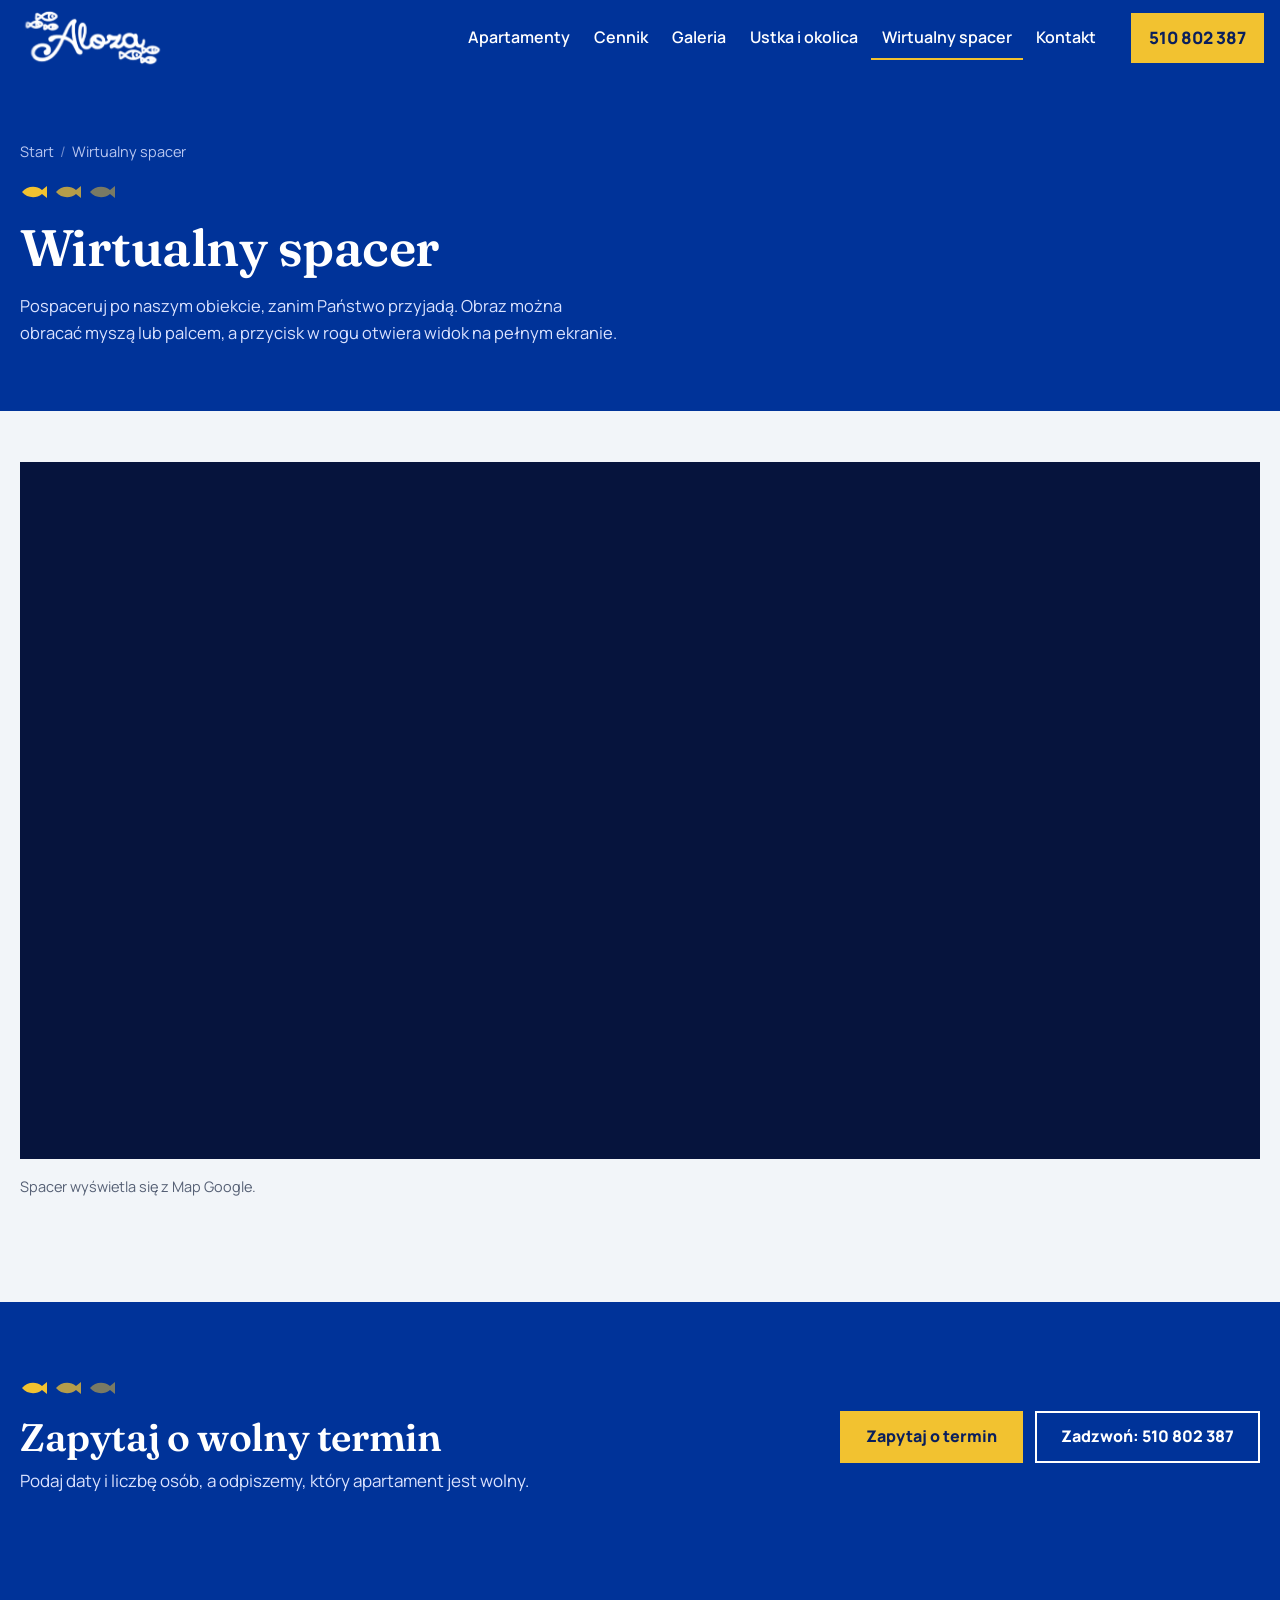
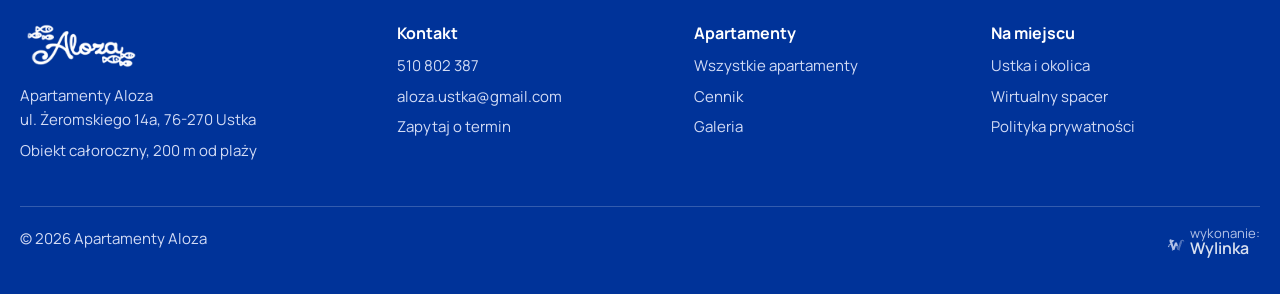
<file: wirtualny-spacer.html>
<!doctype html>
<html lang="pl">
<head>
<meta charset="utf-8">
<meta name="viewport" content="width=device-width,initial-scale=1">
<meta name="robots" content="noindex, nofollow" data-podglad>
<title>Wirtualny spacer po Apartamentach Aloza w Ustce</title>
<meta name="description" content="Wirtualny spacer po Apartamentach Aloza w Ustce: obejrzyj obiekt i okolicę przy ul. Żeromskiego 14a przed przyjazdem.">
<link rel="canonical" href="https://aloza.com.pl/wirtualny-spacer/">
<meta property="og:type" content="website">
<meta property="og:locale" content="pl_PL">
<meta property="og:site_name" content="Apartamenty Aloza">
<meta property="og:title" content="Wirtualny spacer po Apartamentach Aloza w Ustce">
<meta property="og:description" content="Wirtualny spacer po Apartamentach Aloza w Ustce: obejrzyj obiekt i okolicę przy ul. Żeromskiego 14a przed przyjazdem.">
<meta property="og:url" content="https://aloza.com.pl/wirtualny-spacer/">
<meta property="og:image" content="https://aloza.com.pl/img/hero1-1400.webp">
<meta name="theme-color" content="#003399">
<link rel="preload" href="fonts/fraunces-rdzen.woff2" as="font" type="font/woff2" crossorigin>
<link rel="preload" href="fonts/manrope-rdzen.woff2" as="font" type="font/woff2" crossorigin>
<link rel="stylesheet" href="css/styl.css">
<link rel="icon" href="data:image/svg+xml,%3Csvg xmlns='http://www.w3.org/2000/svg' viewBox='0 0 64 64'%3E%3Crect width='64' height='64' rx='14' fill='%23003399'/%3E%3Cpath d='M12 32c8-11 24-13 34-3l8-6v18l-8-6c-10 10-26 8-34-3z' fill='%23F2C230'/%3E%3Ccircle cx='22' cy='31' r='2.5' fill='%23003399'/%3E%3C/svg%3E">
<script src="js/strona.js" defer></script>
<script type="application/ld+json">{"@context":"https://schema.org","@type":"BreadcrumbList","itemListElement":[{"@type":"ListItem","position":1,"name":"Start","item":"https://aloza.com.pl/"},{"@type":"ListItem","position":2,"name":"Wirtualny spacer","item":"https://aloza.com.pl/wirtualny-spacer/"}]}</script>
</head>
<body>
<a class="skip" href="#tresc">Przejdź do treści</a>
<header class="hdr">
 <div class="wrap">
  <a class="logo" href="index.html" aria-label="Apartamenty Aloza - strona główna"><img src="img/logo.png" width="309" height="134" alt="Aloza"></a>
  <nav class="menu" id="menu" aria-label="Menu główne">
   <ul><li><a href="apartamenty.html">Apartamenty</a></li><li><a href="cennik.html">Cennik</a></li><li><a href="galeria.html">Galeria</a></li><li><a href="ustka.html">Ustka i okolica</a></li><li><a href="wirtualny-spacer.html" aria-current="page">Wirtualny spacer</a></li><li><a href="kontakt.html">Kontakt</a></li></ul>
  </nav>
  <a class="tel" href="tel:+48510802387">510 802 387</a>
  <button class="burger" id="burger" type="button" aria-expanded="false" aria-controls="menu">Menu</button>
 </div>
</header>
<main id="tresc"><div class="phead"><div class="wrap bez-foto"><div><ol class="okr"><li><a href="index.html">Start</a></li><li aria-current="page">Wirtualny spacer</li></ol><svg class="lawica" viewBox="0 0 96 20" aria-hidden="true" fill="currentColor"><path d="M2 10c5-6 14-7 20-2l5-4v12l-5-4c-6 5-15 4-20-2z"/><path d="M36 10c5-6 14-7 20-2l5-4v12l-5-4c-6 5-15 4-20-2z" opacity=".75"/><path d="M70 10c5-6 14-7 20-2l5-4v12l-5-4c-6 5-15 4-20-2z" opacity=".5"/></svg><h1>Wirtualny spacer</h1><p>Pospaceruj po naszym obiekcie, zanim Państwo przyjadą. Obraz można obracać myszą lub palcem, a przycisk w rogu otwiera widok na pełnym ekranie.</p></div></div></div><section class="ap-bg" style="padding-top:clamp(28px,4vw,56px)"><div class="wrap">
 <div class="spacer duzy"><iframe src="https://www.google.com/maps/embed?pb=!4v1526303419789!6m8!1m7!1sCAoSLEFGMVFpcFBiV2JROEVXaFlaNFNVQUZnejFsbDVVeHB3Qjh0RENmZWdCUE5F!2m2!1d54.586044114474!2d16.860696679919!3f257.4860850673913!4f-5.802301204026108!5f0.7820865974627469" title="Wirtualny spacer po Apartamentach Aloza" allow="accelerometer; gyroscope; fullscreen" allowfullscreen loading="lazy"></iframe></div>
 <p class="uwaga">Spacer wyświetla się z Map Google.</p>
</div></section>
<section class="cta"><div class="wrap"><div><svg class="lawica" viewBox="0 0 96 20" aria-hidden="true" fill="currentColor"><path d="M2 10c5-6 14-7 20-2l5-4v12l-5-4c-6 5-15 4-20-2z"/><path d="M36 10c5-6 14-7 20-2l5-4v12l-5-4c-6 5-15 4-20-2z" opacity=".75"/><path d="M70 10c5-6 14-7 20-2l5-4v12l-5-4c-6 5-15 4-20-2z" opacity=".5"/></svg><h2>Zapytaj o wolny termin</h2><p>Podaj daty i liczbę osób, a odpiszemy, który apartament jest wolny.</p></div><div class="przyc"><a class="btn btn-z" href="kontakt.html">Zapytaj o termin</a><a class="btn btn-o" href="tel:+48510802387">Zadzwoń: 510 802 387</a></div></div></section>
</main>
<footer class="stopka">
 <div class="wrap">
  <div><img src="img/logo.png" width="309" height="134" alt="Aloza" loading="lazy"><p>Apartamenty Aloza<br>ul. Żeromskiego 14a, 76-270 Ustka</p><p>Obiekt całoroczny, 200 m od plaży</p></div>
  <div><b>Kontakt</b><p><a href="tel:+48510802387">510 802 387</a></p><p><a href="mailto:aloza.ustka@gmail.com">aloza.ustka@gmail.com</a></p><p><a href="kontakt.html">Zapytaj o termin</a></p></div>
  <div><b>Apartamenty</b><p><a href="apartamenty.html">Wszystkie apartamenty</a></p><p><a href="cennik.html">Cennik</a></p><p><a href="galeria.html">Galeria</a></p></div>
  <div><b>Na miejscu</b><p><a href="ustka.html">Ustka i okolica</a></p><p><a href="wirtualny-spacer.html">Wirtualny spacer</a></p><p><a href="polityka-prywatnosci.html">Polityka prywatności</a></p></div>
  <div class="dol"><span>© 2026 Apartamenty Aloza</span><a class="wylinka-badge" href="https://wylinka.pl/?utm_source=aloza.com.pl&amp;utm_medium=stopka&amp;utm_campaign=wykonanie" rel="noopener" title="Strona wykonana przez Wylinka"><svg viewBox="0 0 64 64" aria-hidden="true" focusable="false" fill="currentColor"><path d="M9.8 22.8l-1.2-7.9 2.2-3.7 15.5 4.6-.5 1.5-7.2 5.5 4.7 15.6 5-15.6 7 0 4.1 12.7-4.2-.9-2.6 1.8-.8-2.2-5.3 15.6-4.3 0 .4 .2-2.1 2.8-1.3-1.1 1.1-1.4-3.1 .2-.1-1.7 2.2-.1-5.7-16.5-4.8 .6-.8 3.1 0 .5-.3 .5 .8 2.2-1.6 .5-.4-1.3-.8 1.6-1.5-.8 .8-1.6-1.4 .6-.6-1.6 2.3-.8 .2-.4 1.3-4.8 5.9-.8-2.4-6.9zM15.2 13.7l-.1-.4-.4 .8-.1 .8 .1 1 .1 .4 .3 .7 .3-.9 .1-.7 0-.8z"/><path class="wy-pod" d="M37.1 49.8l-4.5-13.3 2.6-1.8 4.2 .9 .9 2.8 3-9.7 0-.5 .1-.8 3.2-8.4 .5-1 .6-1 .9-1.1 1.3-1 1.1-.7 1.4-.5 1.4-.3 .7 0 .9 0 1.2 .3 1.4 .6 .8 .5 .7 .7 .6 .7 .5 .9 .3 .9 .1 .9 0 .8-.2 .9-.5 .9-.5 .6-.7 .5-.7 .3-.1-.1 0-.1 .5-.5 .3-.7 .2-.5 0-.6-.1-.6-.3-.7-.4-.5-.4-.4-.5-.3-.6-.3-.7 0-.7 .1-.6 .1-.5 .4-.5 .5-.3 .5-.2 .7-.1 1.5-1.4 5.1-.8 3.3-.3 .7-.5 .7-6 17.5 1.9 .1-.1 1.7-3.1-.2 1.1 1.4-1.3 1.1-2.1-2.8 .4-.2z"/><path class="wy-old" d="M40.8 50l.4-.2-4.1 0-4.2-12.5 2.5-1.7 4.3 .9 .6 1.9 .6-1.6 0-.3 2.4-7.8 0-.5 .1-.8 3.2-8.4 .4-.8 .6-.9 .9-1.2 .9-.9 1.3-.8 1.4-.6 1.2-.3 1.4-.1 1.3 .1 .6 .2 .8 .3 1.1 .6 .9 .7 .7 .9 .5 .9 .3 .9 .1 1.1-.1 .9-.3 .9-.4 .7-.6 .7-.6 .4-.6 .2-.1-.1 0-.1 .5-.5 .3-.7 .2-.5 0-.5-.1-.6-.2-.6-.3-.5-.4-.5-.5-.3-.6-.3-.7-.1-.6 0-.6 .1-.6 .3-.6 .5-.3 .4-.2 .5-.1 .5-.1 1.5-1.4 5.1-.8 3.3-.3 .7-.5 .7-6 17.5 1.9 .1-.1 1.7-3.1-.2 1.1 1.4-1.3 1.1zM49.6 17.1l.6 1.7-1.5 1.9 .4 .4 1.8-2.1-.7-2.1zM48.1 28.3l.5 1.8-1.7 1.8 .4 .4 1.9-2-.6-2.2zM37.9 41.7l1.7-1.5-.4-.4-1.7 1.4zM42.6 38.7l-1.5 2.8 1.1 2-1.3 2.6 .5 .2 1.5-2.8-1.1-2 1.4-2.5z"/></svg><span>wykonanie: <b>Wylinka</b></span></a></div>
 </div>
</footer>
<div class="lb" id="lb" role="dialog" aria-modal="true" aria-label="Powiększone zdjęcie"><img alt=""><button type="button" class="zam" aria-label="Zamknij">×</button><button type="button" class="pop" aria-label="Poprzednie zdjęcie">‹</button><button type="button" class="nas" aria-label="Następne zdjęcie">›</button><p class="lbl"></p></div>
</body>
</html>
</file>
<file: css/styl.css>
@font-face{font-family:"Fraunces";font-weight:300 800;font-display:swap;src:url(../fonts/fraunces-rdzen.woff2) format("woff2");unicode-range:U+0020-007E,U+00A0,U+00A9,U+00AB,U+00B0,U+00B7,U+00BB,U+00D3,U+00F3,U+2013-2014,U+2018-2019,U+201C-201E,U+2022,U+2026}
@font-face{font-family:"Fraunces";font-weight:300 800;font-display:swap;src:url(../fonts/fraunces-pl.woff2) format("woff2");unicode-range:U+0104-0107,U+0118-0119,U+0141-0144,U+015A-015B,U+0179-017C}
@font-face{font-family:"Manrope";font-style:normal;font-weight:400 800;font-display:swap;src:url(../fonts/manrope-rdzen.woff2) format("woff2");unicode-range:U+0020-007E,U+00A0,U+00A9,U+00AB,U+00B0,U+00B2,U+00B7,U+00BB,U+00D3,U+00D7,U+00F3,U+2013-2014,U+2018-2019,U+201C-201E,U+2022,U+2026,U+20AC}
@font-face{font-family:"Manrope";font-style:normal;font-weight:400 800;font-display:swap;src:url(../fonts/manrope-pl.woff2) format("woff2");unicode-range:U+0104-0107,U+0118-0119,U+0141-0144,U+015A-015B,U+0179-017C}
:root{--gr:#003399;--gr2:#0A1F5C;--zo:#F2C230;--tx:#1b2333;--tx2:#566075;--sz:#F2F5F9;--li:#dfe4ec;--hh:76px}
*{box-sizing:border-box}
html{scroll-behavior:smooth;scroll-padding-top:var(--hh)}
body{margin:0;background:#fff;color:var(--tx);font:17px/1.65 "Manrope",Arial,sans-serif;-webkit-font-smoothing:antialiased;overflow-x:clip}
img{display:block;max-width:100%}
a{color:inherit}
h1,h2,h3{font-family:"Fraunces",Georgia,serif;font-weight:600;line-height:1.1;margin:0;color:var(--gr2);letter-spacing:-.01em}
.wrap{width:min(1240px,100% - 40px);margin:0 auto}
section{padding:clamp(64px,8vw,120px) 0}
.sek-h{max-width:740px;margin-bottom:clamp(30px,4vw,50px)}
.sek-h h2{font-size:clamp(32px,3.6vw,54px);margin-bottom:14px}
.sek-h p{margin:0;color:var(--tx2);font-size:18px}
.sek-h.z-linkiem{max-width:none;display:flex;justify-content:space-between;align-items:flex-end;gap:20px;flex-wrap:wrap}
.sek-h.z-linkiem>div{max-width:740px}
.lawica{display:block;width:96px;height:20px;margin-bottom:18px;color:var(--gr)}
.skip{position:absolute;left:-9999px;top:0;background:var(--zo);color:var(--gr2);padding:10px 16px;z-index:100;font-weight:800}
.skip:focus{left:10px}
/* nagłówek */
.hdr{position:sticky;top:0;z-index:60;height:var(--hh);background:var(--gr);color:#fff}
.hdr .wrap{height:100%;display:flex;align-items:center;gap:24px;width:min(1600px,100% - 32px)}
.logo img{width:150px;height:auto}
.menu{margin-left:auto}
.menu ul{display:flex;gap:2px;list-style:none;margin:0;padding:0}
.menu a{display:block;text-decoration:none;font-weight:600;font-size:16px;padding:8px 11px;border-bottom:2px solid transparent;white-space:nowrap}
.menu a:hover{border-color:rgba(255,255,255,.5)}
.menu a[aria-current]{border-color:var(--zo)}
.tel{text-decoration:none;font-weight:800;background:var(--zo);color:var(--gr2);padding:11px 18px;white-space:nowrap}
.tel:hover{background:#ffd34d}
.burger{display:none}
/* przyciski */
.przyc{display:flex;flex-wrap:wrap;gap:12px}
.btn{display:inline-flex;align-items:center;justify-content:center;min-height:52px;padding:0 24px;font-weight:800;font-size:16px;text-decoration:none;border:2px solid transparent;cursor:pointer;font-family:inherit;text-align:center}
.btn-z{background:var(--zo);color:var(--gr2)}
.btn-z:hover{background:#ffd34d}
.btn-o{border-color:#fff;color:#fff;background:transparent}
.btn-o:hover{background:#fff;color:var(--gr)}
.btn-g{background:var(--gr);color:#fff}
.btn-g:hover{background:var(--gr2)}
.btn-r{border-color:var(--gr);color:var(--gr);background:transparent}
.btn-r:hover{background:var(--gr);color:#fff}
.lnk{font-weight:800;color:var(--gr);text-decoration:none;border-bottom:2px solid var(--zo);padding-bottom:2px;white-space:nowrap}
.lnk:hover{color:var(--gr2)}
/* pierwszy ekran strony głównej */
.hero{position:relative;height:calc(100svh - var(--hh));min-height:580px;max-height:1100px;display:grid;grid-template-columns:1fr 1fr;gap:4px;background:var(--gr2)}
.hero figure{margin:0;position:relative;overflow:hidden;height:100%;max-height:857px}
.hero figure img{position:absolute;inset:0;width:100%;height:100%;object-fit:cover}
.hero .f2 img{object-position:50% 50%}
.hpanel{position:absolute;left:clamp(20px,4vw,72px);bottom:clamp(20px,4vw,64px);width:min(620px,calc(100% - 40px));background:var(--gr);color:#fff;padding:clamp(26px,3vw,48px)}
.hpanel .lawica{color:var(--zo)}
.hpanel h1{color:#fff;font-size:clamp(34px,3.4vw,60px);margin-bottom:16px}
.hpanel p{margin:0 0 26px;color:#dbe3ff;font-size:clamp(16.5px,1.1vw,19px)}
.pasek{display:none}
@media (min-width:901px) and (min-height:960px){
 .pasek{position:absolute;right:clamp(20px,4vw,72px);bottom:0;height:calc(100% - 857px);left:calc(clamp(20px,4vw,72px) + min(620px,100% - 40px) + 48px);display:flex;align-items:center;justify-content:flex-end;gap:clamp(24px,3vw,64px);color:#fff}
 .pasek div{display:flex;flex-direction:column}
 .pasek b{font-family:"Fraunces",Georgia,serif;font-weight:600;font-size:clamp(24px,1.8vw,34px);line-height:1.1;color:var(--zo)}
 .pasek span{color:#c9d4f5;font-size:15px}
}
/* nagłówek podstrony: granatowy pas + zdjęcie w naturalnej wielkości */
.phead{background:var(--gr);color:#dbe3ff}
.phead .wrap{display:grid;grid-template-columns:1fr minmax(0,1fr);gap:clamp(28px,5vw,80px);align-items:center;padding:clamp(34px,5vw,72px) 0}
.phead .wrap.bez-foto{grid-template-columns:minmax(0,820px)}
.phead .lawica{color:var(--zo)}
.phead h1{color:#fff;font-size:clamp(34px,4vw,62px);margin-bottom:16px}
.phead p{margin:0 0 24px;font-size:clamp(16.5px,1.2vw,19px);max-width:600px}
.phead p:last-child{margin-bottom:0}
.phead figure{margin:0;aspect-ratio:4/3;overflow:hidden;max-width:1000px;justify-self:end;width:100%}
.phead figure img{width:100%;height:100%;object-fit:cover}
.okr{margin:0 0 18px;padding:0;list-style:none;display:flex;flex-wrap:wrap;gap:6px;font-size:14.5px;color:#b9c7f0}
.okr li+li::before{content:"/";margin-right:6px;opacity:.6}
.okr a{text-decoration:none}
.okr a:hover{color:#fff;text-decoration:underline}
/* pełne zdjęcie (Ustka) */
.fhero{position:relative;min-height:min(78svh,820px);display:flex;align-items:flex-end;background:var(--gr2)}
.fhero img{position:absolute;inset:0;width:100%;height:100%;object-fit:cover}
.fhero .hpanel{position:relative;left:auto;bottom:auto;margin:0 0 clamp(20px,4vw,64px) clamp(20px,4vw,72px)}
.fhero .okr{color:#c9d4f5}
/* o obiekcie */
.obiekt{display:grid;grid-template-columns:1.1fr 1fr;gap:clamp(30px,5vw,90px);align-items:center}
.obiekt h2{font-size:clamp(32px,3.4vw,52px);margin-bottom:18px}
.obiekt p{color:var(--tx2);margin:0 0 14px}
.fakty{display:grid;grid-template-columns:1fr 1fr;gap:0;border-top:2px solid var(--gr2);margin-top:26px}
.fakty div{padding:16px 0;border-bottom:1px solid var(--li)}
.fakty b{display:block;font-family:"Fraunces",Georgia,serif;font-size:28px;color:var(--gr);font-weight:600;line-height:1.2}
.fakty span{color:var(--tx2);font-size:15px}
.obiekt figure{margin:0;aspect-ratio:4/3;overflow:hidden}
.obiekt figure img{width:100%;height:100%;object-fit:cover}
/* tory przesuwane */
.ap-bg{background:var(--sz)}
.tor-w{position:relative}
.tor{display:flex;gap:18px;overflow-x:auto;scroll-snap-type:x mandatory;scrollbar-width:none;padding:4px 20px 8px;margin:0 -20px;cursor:grab;overscroll-behavior-x:contain}
.tor::-webkit-scrollbar{display:none}
.tor.ciag{cursor:grabbing;scroll-snap-type:none}
.strz{display:flex;gap:10px;justify-content:flex-end;margin-top:18px}
.strz button{width:52px;height:52px;border:2px solid var(--gr);background:#fff;color:var(--gr);cursor:pointer;display:grid;place-items:center}
.strz button:hover{background:var(--gr);color:#fff}
/* karty apartamentów */
.ap{flex:0 0 clamp(280px,30vw,390px);scroll-snap-align:start;background:#fff;display:flex;flex-direction:column;text-decoration:none;color:inherit}
.ap .fot{aspect-ratio:4/3;overflow:hidden;position:relative}
.ap .fot img{width:100%;height:100%;object-fit:cover;pointer-events:none;user-select:none;transition:transform .5s ease}
.ap:hover .fot img{transform:scale(1.03)}
.ap .nr{position:absolute;left:0;top:0;background:var(--gr);color:#fff;font-family:"Fraunces",Georgia,serif;font-size:26px;font-weight:600;width:52px;height:52px;display:grid;place-items:center}
.ap .tr{padding:22px 22px 24px;display:flex;flex-direction:column;flex:1}
.ap h3{font-size:25px;margin-bottom:6px}
.ap .par{color:var(--gr);font-weight:700;font-size:15px;margin:0 0 10px}
.ap .op{color:var(--tx2);font-size:15.5px;margin:0 0 18px}
.ap .wiecej{font-weight:800;color:var(--gr);font-size:15px;margin-top:16px}
.ap:hover .wiecej{text-decoration:underline}
.ceny{margin-top:auto;display:grid;grid-template-columns:repeat(3,1fr);border-top:1px solid var(--li)}
.ceny div{padding:12px 6px 0 0}
.ceny b{display:block;font-size:20px;color:var(--gr2)}
.ceny span{font-size:12.5px;color:var(--tx2);line-height:1.3;display:block}
/* siatka apartamentów (podstrona) */
.siatka{display:grid;grid-template-columns:repeat(3,minmax(0,1fr));gap:22px}
.siatka .ap{flex:none}
.uwaga{margin:16px 0 0;color:var(--tx2);font-size:14.5px}
/* wnętrza: mozaika zdjęć */
.mozaika{display:grid;grid-template-columns:repeat(3,minmax(0,1fr));gap:14px}
.mozaika figure{margin:0;position:relative;overflow:hidden;background:var(--sz);cursor:zoom-in;aspect-ratio:4/3}
.mozaika figure:first-child{grid-column:1/3;grid-row:1/3;aspect-ratio:auto}
.mozaika img{position:absolute;inset:0;width:100%;height:100%;object-fit:cover;transition:transform .5s}
.mozaika figure:hover img{transform:scale(1.03)}
.mozaika figcaption{position:absolute;left:0;right:0;bottom:0;padding:28px 16px 12px;background:linear-gradient(transparent,rgba(10,31,92,.82));color:#fff;font-size:14.5px;line-height:1.3}
.mozaika figcaption b{display:block;font-family:"Fraunces",Georgia,serif;font-size:19px;font-weight:600}
.mozaika figure:first-child figcaption b{font-size:24px}
.mozaika figure:focus-visible{outline:3px solid var(--zo);outline-offset:2px}
.ap .za-dobe{margin:8px 0 0;font-size:12.5px;color:var(--tx2)}
.mapa-pod{margin:14px 0 0;font-size:16px;color:var(--tx2)}
.mapa-pod b{color:var(--gr2)}
.mapa-pod a{color:var(--gr);font-weight:700;margin-left:4px}
@media (max-width:700px){
 .mozaika{grid-template-columns:1fr 1fr;gap:10px}
 .mozaika figure:first-child{grid-column:1/-1;grid-row:auto;aspect-ratio:4/3}
 .mozaika figure:last-child{grid-column:1/-1;aspect-ratio:16/9}
 .mozaika figcaption{padding:22px 10px 8px;font-size:12.5px}
 .mozaika figcaption b{font-size:16px}
}
/* galeria */
.gal figure{margin:0;flex:0 0 clamp(250px,28vw,380px);scroll-snap-align:start;aspect-ratio:4/3;overflow:hidden;background:var(--sz);cursor:zoom-in}
.gal figure.pion{flex-basis:clamp(188px,21vw,285px)}
.gal img{width:100%;height:100%;object-fit:cover;pointer-events:none;user-select:none}
.galgr+.galgr{margin-top:clamp(48px,6vw,80px)}
.galgr .sek-h{margin-bottom:22px}
.galgr h2{font-size:clamp(28px,2.8vw,40px)}
.zrodlo{font-size:13px;color:var(--tx2);margin:10px 0 0}
/* wyposażenie */
.wyp{display:grid;grid-template-columns:repeat(4,1fr);gap:0 28px;border-top:2px solid var(--gr2)}
.wyp div{padding:18px 0;border-bottom:1px solid var(--li);font-weight:700;display:flex;gap:12px;align-items:center}
.wyp svg{flex:none;color:var(--gr)}
/* ciemna sekcja */
.ustka{background:var(--gr2);color:#d3dcf5}
.ustka h2,.ustka h3{color:#fff}
.ustka .lawica{color:var(--zo)}
.ustka .lnk{color:#fff}
.ust{display:grid;grid-template-columns:1fr 1.15fr;gap:clamp(30px,5vw,90px);align-items:center}
.ust h2{font-size:clamp(32px,3.4vw,52px);margin-bottom:18px}
.ust p{margin:0 0 14px}
.ust figure{margin:0;aspect-ratio:4/3;overflow:hidden}
.ust figure img{width:100%;height:100%;object-fit:cover}
.spacer{position:relative;aspect-ratio:4/3;background:#06143d;overflow:hidden}
.spacer>img{width:100%;height:100%;object-fit:cover;opacity:.75}
.spacer .graj{position:absolute;left:50%;top:50%;transform:translate(-50%,-50%);background:var(--zo);color:var(--gr2);border:0;font:800 17px/1 "Manrope",Arial;padding:18px 26px;cursor:pointer;display:flex;gap:10px;align-items:center;text-decoration:none;white-space:nowrap}
.spacer iframe{position:absolute;inset:0;width:100%;height:100%;border:0}
.spacer.duzy{aspect-ratio:16/9;max-height:78svh;width:100%}
/* apartament - podstrona */
.apg{display:grid;grid-template-columns:minmax(0,1.8fr) minmax(0,1fr);gap:clamp(28px,4vw,64px);align-items:start}
.apg .glowne{position:relative}
.apg .glowne .tor{padding:0;margin:0;gap:0}
.apg .glowne figure{flex:0 0 100%;margin:0;aspect-ratio:4/3;background:var(--gr2);scroll-snap-align:start;cursor:zoom-in;display:flex;align-items:center;justify-content:center}
.apg .glowne figure img{width:100%;height:100%;object-fit:cover;pointer-events:none;user-select:none}
.apg .glowne figure.pion img{object-fit:contain;width:auto;max-width:100%}
.licznik{position:absolute;right:0;top:0;background:var(--gr);color:#fff;font-weight:800;font-size:14px;padding:8px 12px}
.miniatury{display:grid;grid-template-columns:repeat(6,1fr);gap:8px;margin-top:8px}
.miniatury button{padding:0;border:0;background:none;cursor:pointer;aspect-ratio:4/3;overflow:hidden;opacity:.6;outline-offset:2px}
.miniatury button[aria-current="true"]{opacity:1;outline:3px solid var(--zo)}
.miniatury button:hover{opacity:1}
.miniatury img{width:100%;height:100%;object-fit:cover}
.apg .strz{margin-top:12px}
.karta{background:#fff;border-top:6px solid var(--gr);padding:clamp(22px,2.6vw,36px);box-shadow:0 1px 0 var(--li)}
.karta h2{font-size:clamp(26px,2.4vw,34px);margin-bottom:12px}
.parametry{list-style:none;margin:0 0 22px;padding:0;border-top:2px solid var(--gr2)}
.parametry li{display:flex;justify-content:space-between;gap:16px;padding:11px 0;border-bottom:1px solid var(--li);font-size:16px}
.parametry li span{color:var(--tx2)}
.parametry li b{color:var(--gr2);text-align:right}
.karta .ceny{border-top:0;background:var(--sz);padding:14px 16px 16px;margin-bottom:22px;gap:6px}
.karta .ceny div{padding:0}
.karta .ceny b{font-size:24px;font-family:"Fraunces",Georgia,serif;font-weight:600}
.karta .przyc .btn{flex:1 1 auto}
.za-co{font-size:14px;color:var(--tx2);margin:-14px 0 22px}
.opis{max-width:760px}
.opis p{margin:0 0 14px;color:var(--tx2)}
.lista-ryb{list-style:none;margin:0;padding:0;display:grid;grid-template-columns:repeat(2,minmax(0,1fr));gap:0 28px;border-top:2px solid var(--gr2)}
.lista-ryb li{padding:14px 0;border-bottom:1px solid var(--li);font-weight:700;display:flex;gap:12px;align-items:center}
.lista-ryb svg{flex:none;color:var(--gr)}
.dwie{display:grid;grid-template-columns:1fr 1fr;gap:clamp(30px,5vw,80px)}
.dwie h2{font-size:clamp(28px,2.6vw,38px);margin-bottom:18px}
/* cennik */
.tab-w{overflow-x:auto;margin:0 -20px;padding:0 20px}
.cennik{width:100%;border-collapse:collapse;min-width:640px;background:#fff}
.cennik th,.cennik td{text-align:left;padding:16px 18px;border-bottom:1px solid var(--li);vertical-align:middle}
.cennik thead th{background:var(--gr);color:#fff;font-weight:700;font-size:15px;line-height:1.35}
.cennik thead th small{display:block;font-weight:500;color:#c9d4f5;font-size:13px}
.cennik tbody th{font-weight:700;color:var(--gr2)}
.cennik tbody th small{display:block;font-weight:500;color:var(--tx2);font-size:14px}
.cennik td{font-family:"Fraunces",Georgia,serif;font-size:24px;font-weight:600;color:var(--gr2);white-space:nowrap}
.cennik tbody th a{color:inherit;text-decoration:none}
.cennik tbody th a:hover{text-decoration:underline}
.cennik td a{font-family:"Manrope",Arial,sans-serif;font-size:15px;font-weight:800;color:var(--gr)}
.info-pas{display:grid;grid-template-columns:repeat(3,minmax(0,1fr));gap:0 28px;border-top:2px solid var(--gr2);margin-top:clamp(36px,4vw,56px)}
.info-pas div{padding:18px 0;border-bottom:1px solid var(--li)}
.info-pas b{display:block;color:var(--gr2);font-size:17px;margin-bottom:4px}
.info-pas p{margin:0;color:var(--tx2);font-size:15.5px}
/* ustka - podstrona */
.atrakcje{display:grid;grid-template-columns:repeat(3,minmax(0,1fr));gap:22px}
.atrakcje article{background:#fff}
.atrakcje figure{margin:0;aspect-ratio:4/3;overflow:hidden}
.atrakcje figure img{width:100%;height:100%;object-fit:cover}
.atrakcje .tr{padding:20px 22px 24px}
.atrakcje h3{font-size:24px;margin-bottom:8px}
.atrakcje p{margin:0;color:var(--tx2);font-size:15.5px}
.atrakcje figcaption{font-size:12px;color:var(--tx2);padding:6px 22px 0}
.tekst{max-width:760px}
.tekst h2{font-size:clamp(28px,2.8vw,40px);margin:0 0 16px}
.tekst p{margin:0 0 14px;color:var(--tx2)}
/* pas z wezwaniem */
.cta{background:var(--gr);color:#dbe3ff;padding:clamp(48px,6vw,84px) 0}
.cta .wrap{display:flex;justify-content:space-between;align-items:center;gap:28px;flex-wrap:wrap}
.cta h2{color:#fff;font-size:clamp(28px,3vw,44px);margin-bottom:8px}
.cta p{margin:0}
.cta .lawica{color:var(--zo)}
/* kontakt */
.kon{display:grid;grid-template-columns:1fr 1.2fr;gap:clamp(30px,5vw,80px);align-items:start}
.kon h2{font-size:clamp(30px,3vw,46px);margin-bottom:16px}
.dane{display:grid;gap:14px;margin:24px 0}
.dane span{display:block;font-size:14px;color:var(--tx2);font-weight:600}
.dane a,.dane b{font-weight:800;font-size:20px;text-decoration:none;color:var(--gr2);overflow-wrap:anywhere}
.dane small{display:block;font-weight:700;font-size:16px;color:var(--gr2)}
.mapa{aspect-ratio:16/10;background:var(--sz);position:relative}
.mapa iframe{position:absolute;inset:0;width:100%;height:100%;border:0}
form{background:var(--sz);padding:clamp(22px,3vw,40px);display:grid;grid-template-columns:1fr 1fr;gap:16px}
form h2{grid-column:1/-1}
label{display:flex;flex-direction:column;gap:6px;font-weight:700;font-size:15px;color:var(--gr2)}
label.pel{grid-column:1/-1}
input,select,textarea{font:inherit;font-weight:400;font-size:16px;padding:12px 14px;border:1.5px solid #c9d0dc;background:#fff;color:var(--tx);width:100%;border-radius:0;min-height:50px}
input:focus,select:focus,textarea:focus{outline:2px solid var(--gr);border-color:var(--gr)}
textarea{min-height:110px;resize:vertical}
.pulapka{position:absolute;left:-9999px;width:1px;height:1px;overflow:hidden}
.zgoda{grid-column:1/-1;flex-direction:row;align-items:flex-start;gap:10px;font-weight:500;font-size:14px;color:var(--tx2)}
.zgoda input{width:22px;height:22px;min-height:0;flex:none;margin-top:1px;accent-color:var(--gr)}
form .btn{grid-column:1/-1;justify-self:start}
.info{grid-column:1/-1;margin:0;font-size:14px;color:var(--tx2)}
.info.ok{color:var(--gr);font-weight:700}
/* polityka */
.prawne{max-width:820px}
.prawne h2{font-size:26px;margin:34px 0 10px}
.prawne p,.prawne li{color:var(--tx2)}
/* stopka */
.stopka{background:var(--gr);color:#d3dcf5;padding:48px 0 30px;font-size:15px}
.stopka .wrap{display:grid;grid-template-columns:1.3fr 1fr 1fr 1fr;gap:28px}
.stopka b{color:#fff;display:block;margin-bottom:8px;font-size:16px}
.stopka a{text-decoration:none;overflow-wrap:anywhere}
.stopka a:hover{color:#fff;text-decoration:underline}
.stopka p{margin:0 0 6px}
.stopka img{width:120px;height:auto;margin-bottom:12px}
.dol{grid-column:1/-1;border-top:1px solid rgba(255,255,255,.2);padding-top:20px;margin-top:8px;display:flex;justify-content:space-between;gap:16px;flex-wrap:wrap}
.dol a:hover{text-decoration:none}
.wylinka-badge{display:inline-flex;align-items:center;gap:.4em;color:inherit;text-decoration:none;font-size:.875em;line-height:1;opacity:.85}
.wylinka-badge:hover,.wylinka-badge:focus-visible{opacity:1}
.wylinka-badge:focus-visible{outline:2px solid currentColor;outline-offset:3px;border-radius:2px}
.wylinka-badge svg{width:18px;height:18px;flex:none;overflow:visible}
.wylinka-badge b{font-weight:600}
.wylinka-badge .wy-old{opacity:.45;transform-origin:40px 30px;transition:transform .32s cubic-bezier(.3,.7,.4,1),opacity .32s ease-out}
.wylinka-badge .wy-pod{opacity:0;transition:opacity .2s ease-out .08s}
.wylinka-badge:hover .wy-old,.wylinka-badge:focus-visible .wy-old{transform:translate(9px,7px) rotate(9deg);opacity:0}
.wylinka-badge:hover .wy-pod,.wylinka-badge:focus-visible .wy-pod{opacity:1}
@media (prefers-reduced-motion:reduce){.wylinka-badge .wy-old,.wylinka-badge .wy-pod{transition:none}.wylinka-badge:hover .wy-old,.wylinka-badge:focus-visible .wy-old{transform:none;opacity:.45}.wylinka-badge:hover .wy-pod,.wylinka-badge:focus-visible .wy-pod{opacity:0}html{scroll-behavior:auto}}
/* powiększenie zdjęć */
.lb{position:fixed;inset:0;z-index:90;background:rgba(6,14,40,.95);display:none;align-items:center;justify-content:center;padding:64px 20px}
.lb.on{display:flex}
.lb img{max-width:min(100%,1000px);max-height:calc(100svh - 128px);width:auto;height:auto;touch-action:pan-y}
.lb button{position:absolute;width:52px;height:52px;border:0;background:#fff;color:var(--gr2);font-size:26px;cursor:pointer;display:grid;place-items:center}
.lb .zam{top:12px;right:12px}
.lb .pop{left:12px;top:50%;transform:translateY(-50%)}
.lb .nas{right:12px;top:50%;transform:translateY(-50%)}
.lb .lbl{position:absolute;left:0;right:0;bottom:16px;text-align:center;color:#c9d4f5;font-size:14px;padding:0 70px}
@media (max-width:1240px){
 .menu a{padding:8px 7px;font-size:15px}
 .hdr .wrap{gap:16px}
}
@media (max-width:1100px){
 .wyp{grid-template-columns:repeat(3,1fr)}
 .siatka,.atrakcje{grid-template-columns:repeat(2,minmax(0,1fr))}
}
@media (max-width:1060px){
 :root{--hh:64px}
 .logo img{width:112px}
 .menu{position:fixed;top:var(--hh);left:0;right:0;background:var(--gr);padding:8px 16px 20px;display:none;box-shadow:0 12px 24px rgba(0,0,0,.2);max-height:calc(100svh - var(--hh));overflow-y:auto}
 .menu.on{display:block}
 .menu ul{flex-direction:column}
 .menu a{font-size:18px;padding:12px 4px;border-bottom:1px solid rgba(255,255,255,.15)}
 .menu a[aria-current]{border-bottom-color:rgba(255,255,255,.15);color:var(--zo)}
 .burger{display:inline-flex;align-items:center;margin-left:auto;height:44px;padding:0 16px;border:2px solid #fff;background:transparent;color:#fff;font:800 15px/1 "Manrope",Arial;cursor:pointer}
 .hdr .tel{padding:10px 14px}
}
@media (max-width:900px){
 .hdr .tel{display:none}
 .hero{height:auto;min-height:0;max-height:none;display:block;background:var(--gr)}
 .hero .f2{display:none}
 .hero .f1{aspect-ratio:1901/857;height:auto}
 .hpanel{position:static;width:auto;padding:22px 20px 26px}
 .hpanel .lawica{margin-bottom:12px}
 .hpanel h1{font-size:clamp(27px,7.6vw,36px);margin-bottom:12px}
 .hpanel p{font-size:16px;margin-bottom:24px}
 .fhero{min-height:0;display:block}
 .fhero img{position:static;aspect-ratio:16/9;height:auto}
 .fhero .hpanel{margin:0}
 .btn{min-height:50px;padding:0 18px}
 .obiekt,.ust,.kon,.apg,.dwie{grid-template-columns:minmax(0,1fr)}
 .phead .wrap{grid-template-columns:minmax(0,1fr);padding:28px 0 32px;gap:24px}
 .phead figure{justify-self:stretch}
 .wyp{grid-template-columns:1fr 1fr}
 .info-pas{grid-template-columns:1fr}
 .stopka .wrap{grid-template-columns:1fr 1fr}
 .stopka .wrap>div:first-child{grid-column:1/-1}
}
@media (max-width:640px){
 .siatka,.atrakcje{grid-template-columns:minmax(0,1fr)}
 .lista-ryb{grid-template-columns:1fr}
 .miniatury{grid-template-columns:repeat(5,1fr)}
}
@media (max-width:640px){
 .cennik{min-width:0}
 .cennik th,.cennik td{padding:12px 8px}
 .cennik th:first-child{padding-left:12px}
 .cennik td{font-size:19px}
 .cennik thead th{font-size:13px}
 .cennik thead th small,.cennik .szcz{display:none}
 .cennik tbody th small{font-size:12.5px}
}
@media (max-width:560px){
 .wrap{width:calc(100% - 32px)}
 .tor{padding:4px 16px 8px;margin:0 -16px}
 .tab-w{margin:0 -16px;padding:0 16px}
 .przyc .btn{flex:1 1 auto}
 .tnr{display:none}
 form{grid-template-columns:1fr}
 .wyp{grid-template-columns:1fr}
 .fakty b{font-size:24px}
 .lb{padding:64px 0}
 .lb .pop,.lb .nas{top:auto;bottom:8px;transform:none}
 .lb .lbl{bottom:24px}
}
@media (max-height:700px) and (max-width:900px){
 .hero .f1{aspect-ratio:2.4/1}
 .hpanel .lawica{display:none}
 .hpanel h1{font-size:clamp(25px,7vw,32px)}
}
/* mapa z trasą na plażę: wyższa, żeby było widać morze */
.kon .mapa{aspect-ratio:1/1}
@media (max-width:700px){.kon .mapa{aspect-ratio:4/5}}
</file>
